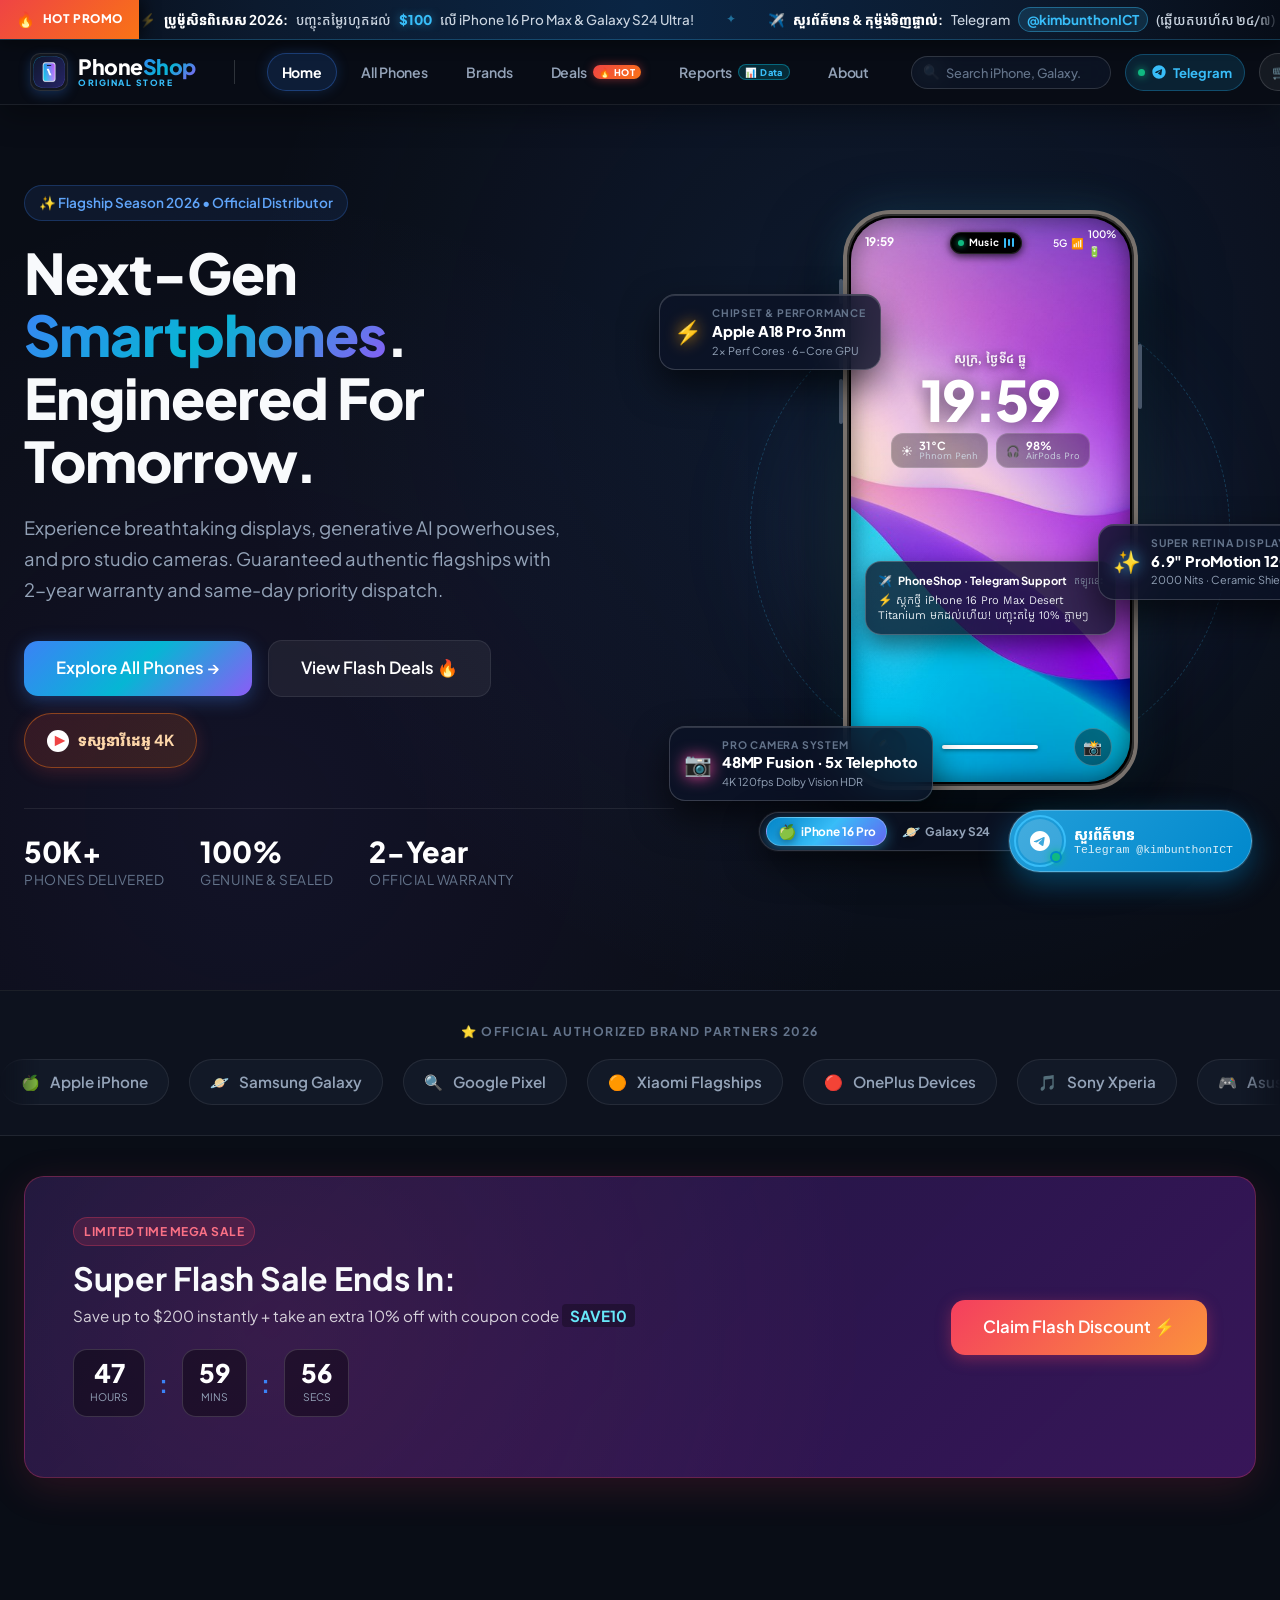
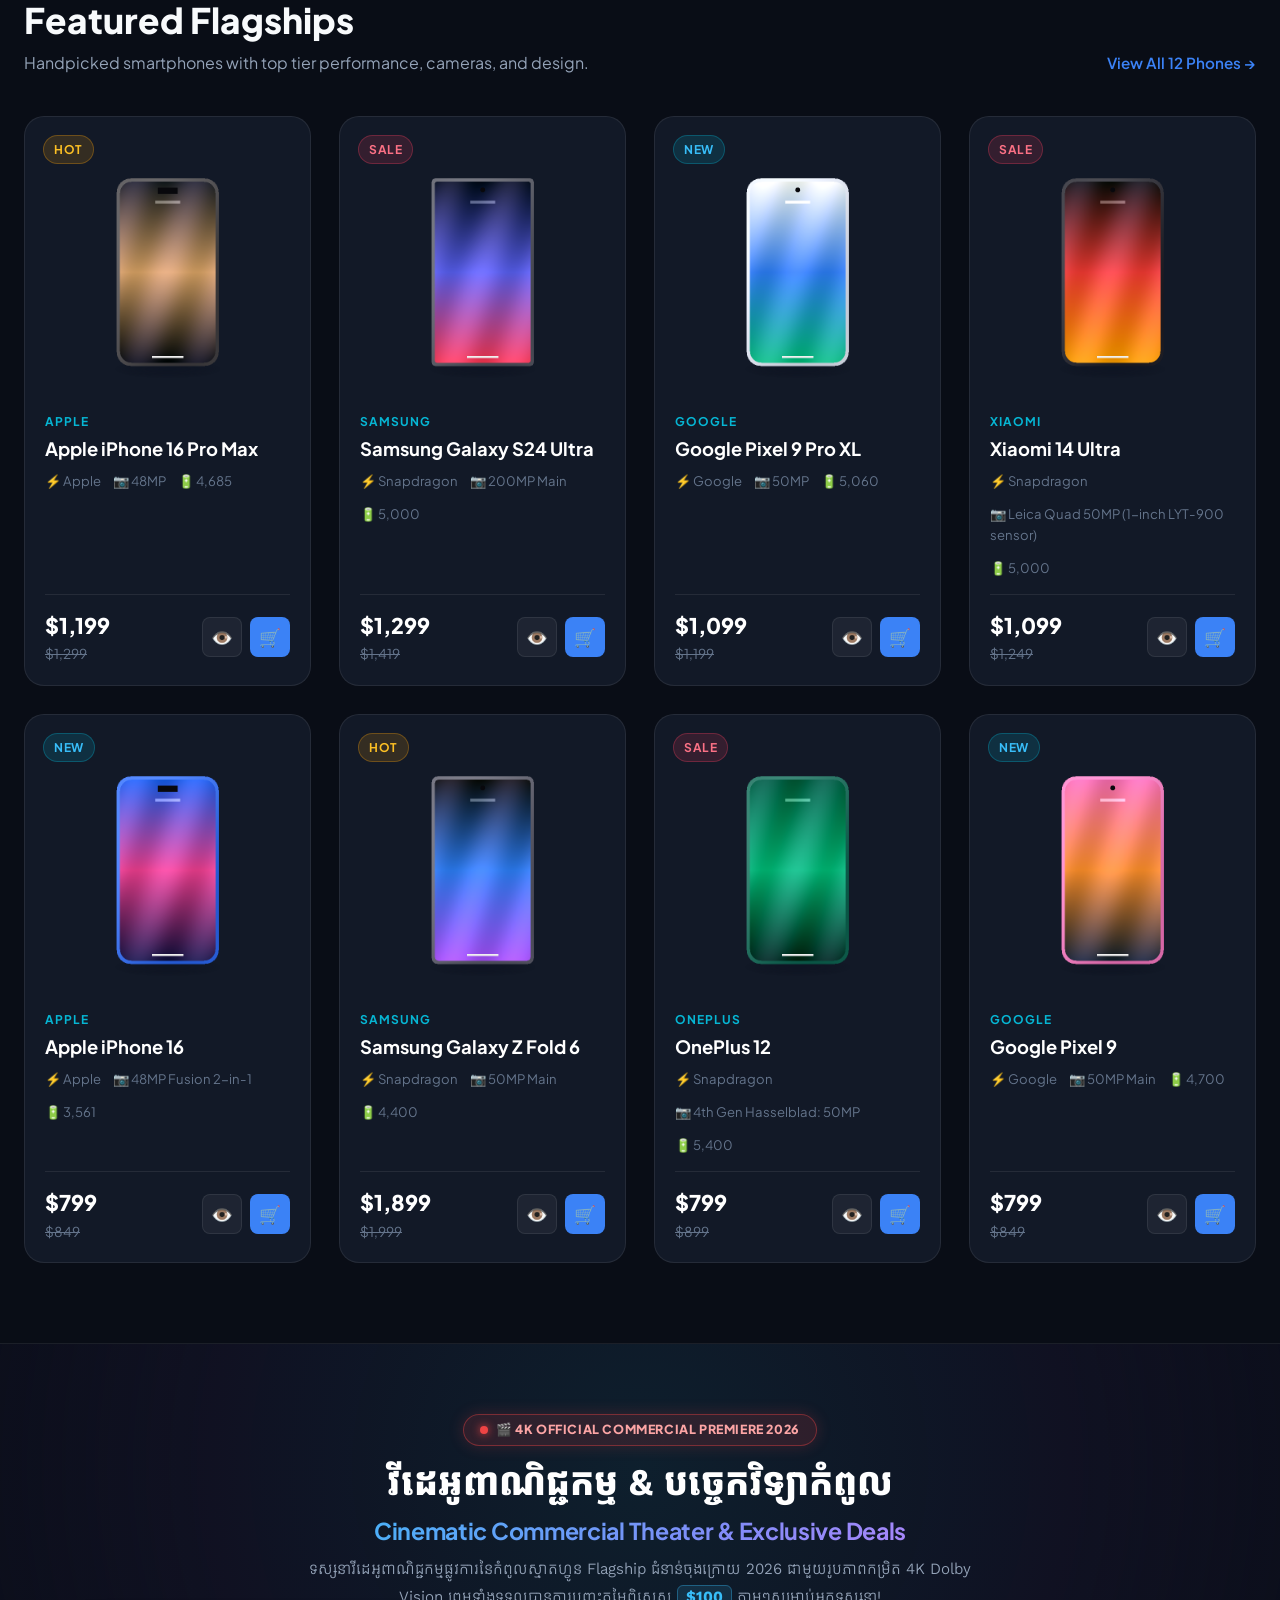
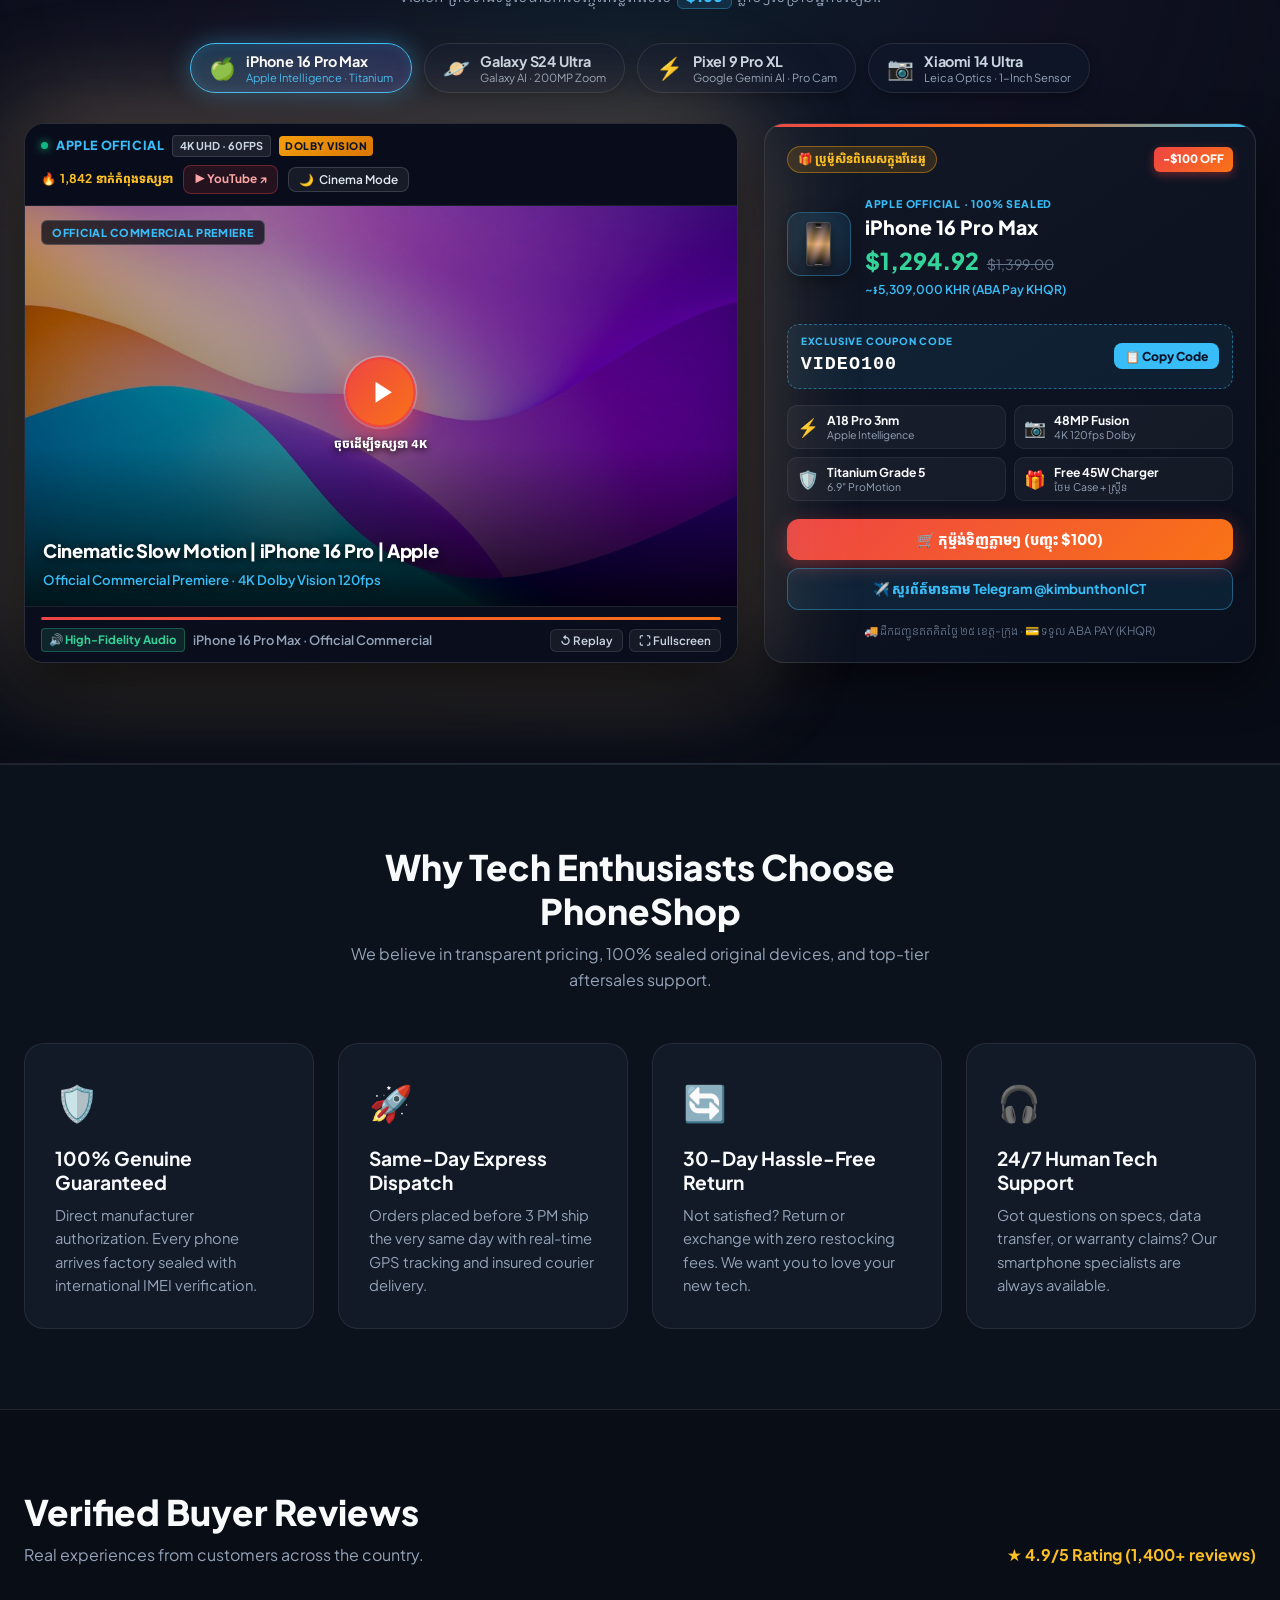
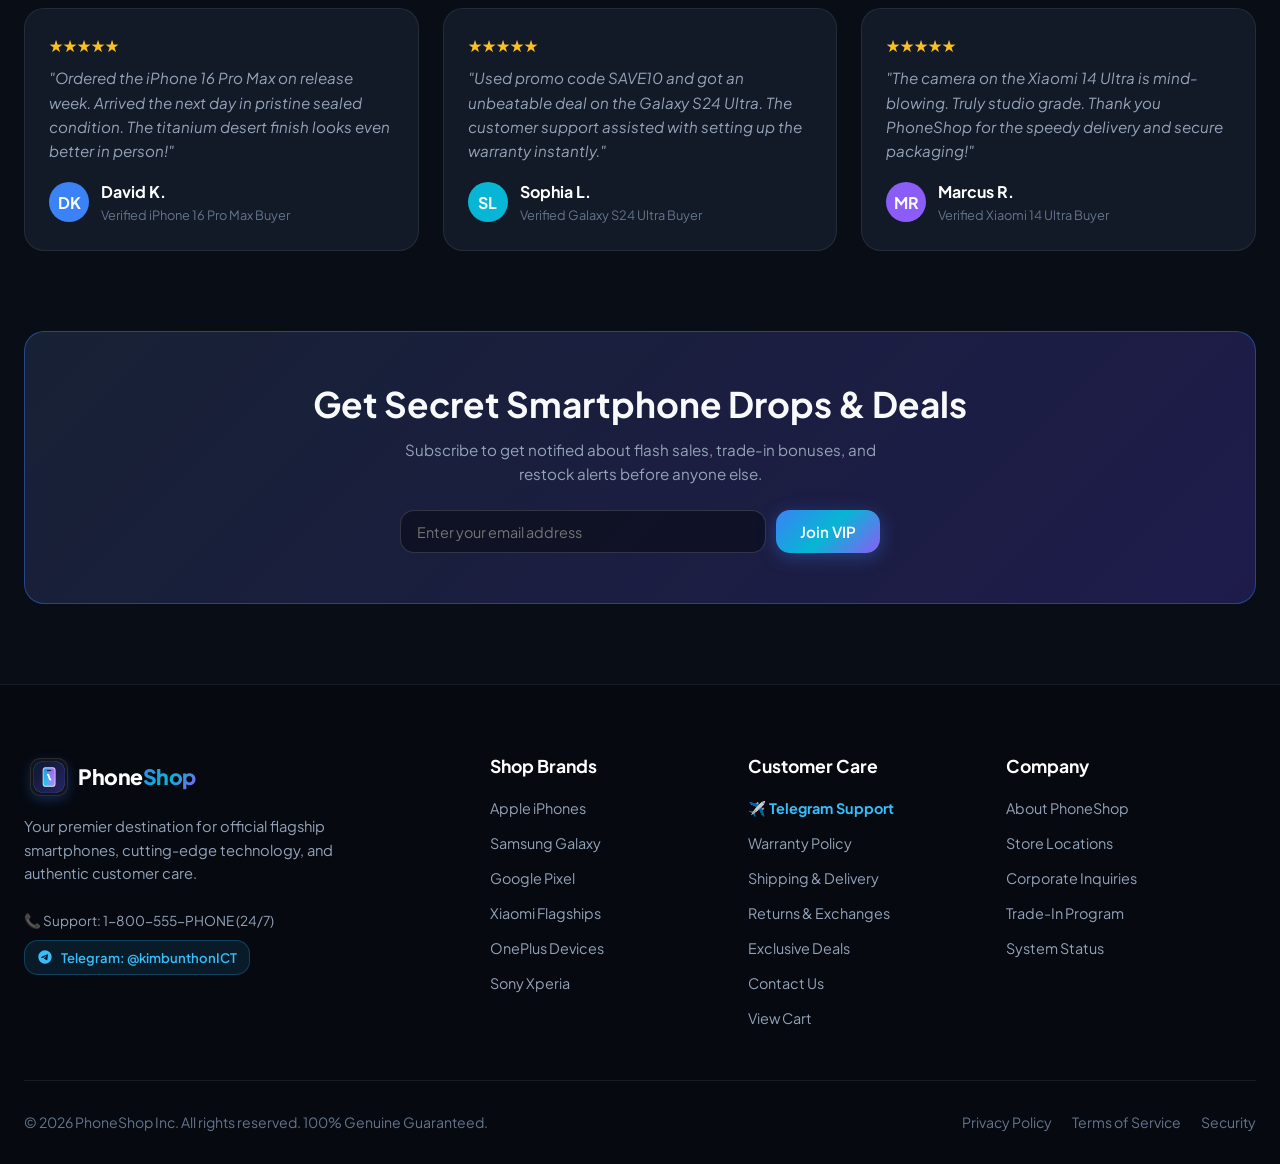
<file: index.html>
<!doctype html>
<html lang="en">
  <head>
    <meta charset="UTF-8" />
    <meta name="viewport" content="width=device-width, initial-scale=1.0" />
    <title>PhoneShop | Premium Flagship Smartphones & Official Deals</title>
    <meta
      name="description"
      content="Discover the latest flagship smartphones from Apple, Samsung, Google, Xiaomi, OnePlus, and Sony. Enjoy official warranties, fast shipping, and exclusive tech discounts."
    />
    <link rel="stylesheet" href="style.css" />
    <link rel="icon" type="image/png" href="logo.png" />
  </head>
  <body>
    <!-- Top Running Announcement Marquee (អក្សររត់ប្រកាសដំណឹង & ប្រូម៉ូសិន) -->
    <div class="top-ticker-bar" id="top-announcement-ticker">
      <div class="ticker-badge-wrap">
        <span class="ticker-fire">🔥</span>
        <span class="ticker-badge-text">HOT PROMO</span>
      </div>
      <div class="ticker-track-wrap">
        <div class="ticker-track">
          <div class="ticker-segment">
            <span class="ticker-item"
              >⚡ <strong>ប្រូម៉ូសិនពិសេស 2026:</strong> បញ្ចុះតម្លៃរហូតដល់
              <span class="ticker-highlight">$100</span> លើ iPhone 16 Pro Max
              &amp; Galaxy S24 Ultra!</span
            >
            <span class="ticker-sep">✦</span>
            <span class="ticker-item"
              >✈️ <strong>សួរព័ត៌មាន &amp; កុម្ម៉ង់ទិញផ្ទាល់:</strong> Telegram
              <a
                href="https://t.me/kimbunthonICT"
                target="_blank"
                rel="noopener"
                class="ticker-link"
                >@kimbunthonICT</a
              >
              (ឆ្លើយតបរហ័ស ២៤/៧)</span
            >
            <span class="ticker-sep">✦</span>
            <span class="ticker-item"
              >🚚 <strong>សេវាដឹកជញ្ជូនរហ័ស:</strong> ឥតគិតថ្លៃ (Free Express
              Delivery) ទូទាំង ២៥ ខេត្ត-ក្រុង</span
            >
            <span class="ticker-sep">✦</span>
            <span class="ticker-item"
              >🛡️ <strong>ការធានាផ្លូវការ:</strong> រយៈពេល ២ ឆ្នាំពេញពីក្រុមហ៊ុន
              (100% Genuine Guaranteed)</span
            >
            <span class="ticker-sep">✦</span>
            <span class="ticker-item"
              >🎁 <strong>កាដូថែមជូនពិសេស:</strong> Free 45W Fast Charger + Case
              ការពារ + ស្រ្គីនកញ្ចក់ការពារ!</span
            >
            <span class="ticker-sep">✦</span>
            <span class="ticker-item"
              >💳 <strong>វិធីសាស្រ្តទូទាត់:</strong> ទទួល ABA PAY (KHQR) 🇰🇭,
              កាតធនាគារ, Apple Pay, PayPal &amp; ផ្ញើដល់ដៃទើបគិតលុយ (COD)</span
            >
            <span class="ticker-sep">✦</span>
            <span class="ticker-item"
              >🔄
              <strong>ធានាប្តូរថ្មី 30 ថ្ងៃ:</strong>
              បើមានបញ្ហាបច្ចេកទេសពីរោងចក្រ</span
            >
            <span class="ticker-sep">✦</span>
          </div>
          <div class="ticker-segment" aria-hidden="true">
            <span class="ticker-item"
              >⚡ <strong>ប្រូម៉ូសិនពិសេស 2026:</strong> បញ្ចុះតម្លៃរហូតដល់
              <span class="ticker-highlight">$100</span> លើ iPhone 16 Pro Max
              &amp; Galaxy S24 Ultra!</span
            >
            <span class="ticker-sep">✦</span>
            <span class="ticker-item"
              >✈️ <strong>សួរព័ត៌មាន &amp; កុម្ម៉ង់ទិញផ្ទាល់:</strong> Telegram
              <a
                href="https://t.me/kimbunthonICT"
                target="_blank"
                rel="noopener"
                class="ticker-link"
                >@kimbunthonICT</a
              >
              (ឆ្លើយតបរហ័ស ២៤/៧)</span
            >
            <span class="ticker-sep">✦</span>
            <span class="ticker-item"
              >🚚 <strong>សេវាដឹកជញ្ជូនរហ័ស:</strong> ឥតគិតថ្លៃ (Free Express
              Delivery) ទូទាំង ២៥ ខេត្ត-ក្រុង</span
            >
            <span class="ticker-sep">✦</span>
            <span class="ticker-item"
              >🛡️ <strong>ការធានាផ្លូវការ:</strong> រយៈពេល ២ ឆ្នាំពេញពីក្រុមហ៊ុន
              (100% Genuine Guaranteed)</span
            >
            <span class="ticker-sep">✦</span>
            <span class="ticker-item"
              >🎁 <strong>កាដូថែមជូនពិសេស:</strong> Free 45W Fast Charger + Case
              ការពារ + ស្រ្គីនកញ្ចក់ការពារ!</span
            >
            <span class="ticker-sep">✦</span>
            <span class="ticker-item"
              >💳 <strong>វិធីសាស្រ្តទូទាត់:</strong> ទទួល ABA PAY (KHQR) 🇰🇭,
              កាតធនាគារ, Apple Pay, PayPal &amp; ផ្ញើដល់ដៃទើបគិតលុយ (COD)</span
            >
            <span class="ticker-sep">✦</span>
            <span class="ticker-item"
              >🔄
              <strong>ធានាប្តូរថ្មី 30 ថ្ងៃ:</strong>
              បើមានបញ្ហាបច្ចេកទេសពីរោងចក្រ</span
            >
            <span class="ticker-sep">✦</span>
          </div>
        </div>
      </div>
    </div>

    <!-- Navigation -->
    <header class="navbar">
      <div class="container nav-container">
        <div class="nav-left">
          <a href="index.html" class="logo-wrapper" id="site-logo">
            <img src="logo.png" alt="PhoneShop Logo" class="logo-img" />
            <div class="logo-text-wrap">
              <span class="logo-text">Phone<span>Shop</span></span>
              <span class="logo-tagline">ORIGINAL STORE</span>
            </div>
          </a>

          <!-- Glass Divider between Logo and Links to prevent any crowding -->
          <div class="nav-divider"></div>

          <nav class="nav-links">
            <a href="index.html" class="nav-link active">Home</a>
            <a href="products.html" class="nav-link">All Phones</a>
            <a href="brands.html" class="nav-link">Brands</a>
            <a href="deals.html" class="nav-link"
              >Deals <span class="nav-deal-badge">🔥 Hot</span></a
            >
            <a href="reports.html" class="nav-link"
              >Reports <span class="nav-report-badge">📊 Data</span></a
            >
            <a href="about.html" class="nav-link">About</a>
          </nav>
        </div>

        <div class="nav-actions">
          <div class="search-box-toggle">
            <span class="search-icon-header">🔍</span>
            <input
              type="text"
              class="search-input-header"
              id="global-search-input"
              placeholder="Search iPhone, Galaxy..."
              aria-label="Search smartphones"
            />
          </div>
          <a
            href="https://t.me/kimbunthonICT"
            target="_blank"
            rel="noopener"
            class="nav-telegram-btn"
            title="សួរព័ត៌មានតាម Telegram @kimbunthonICT"
          >
            <span class="tg-status-dot"></span>
            <svg viewBox="0 0 24 24" width="16" height="16" fill="currentColor">
              <path
                d="M12 2C6.48 2 2 6.48 2 12s4.48 10 10 10 10-4.48 10-10S17.52 2 12 2zm4.64 6.8c-.15 1.58-.8 5.42-1.13 7.19-.14.75-.42 1-.68 1.03-.58.05-1.02-.38-1.58-.75-.88-.58-1.38-.94-2.23-1.5-.99-.65-.35-1.01.22-1.59.15-.15 2.71-2.48 2.76-2.69a.2.2 0 00-.05-.18c-.06-.05-.14-.03-.21-.02-.09.02-1.49.95-4.22 2.79-.4.27-.76.41-1.08.4-.36-.01-1.04-.2-1.55-.37-.63-.2-1.12-.31-1.08-.66.02-.18.27-.36.75-.55 2.92-1.27 4.86-2.11 5.83-2.51 2.78-1.16 3.35-1.36 3.73-1.36.08 0 .27.02.39.12.1.08.13.19.14.27-.01.06.01.24 0 .37z"
              />
            </svg>
            <span>Telegram</span>
          </a>
          <a
            href="cart.html"
            class="cart-btn"
            id="nav-cart-btn"
            aria-label="Shopping Cart"
          >
            <span>🛒</span> <span>Cart</span> <span class="cart-badge">0</span>
          </a>
          <button
            class="hamburger-btn"
            id="nav-toggle"
            aria-label="Open mobile menu"
          >
            ☰
          </button>
        </div>
      </div>
    </header>

    <!-- Mobile Drawer -->
    <div class="mobile-nav-drawer" id="mobile-drawer">
      <button class="drawer-close" aria-label="Close menu">&times;</button>
      <div class="drawer-links">
        <a href="index.html" class="active">Home</a>
        <a href="products.html">All Phones</a>
        <a href="brands.html">Brands</a>
        <a href="deals.html">Flash Deals</a>
        <a href="reports.html">Buyer Reports 📊</a>
        <a href="cart.html">My Cart (<span class="cart-badge">0</span>)</a>
        <a href="about.html">About Us</a>
        <a href="contact.html">Contact Support</a>
        <a href="faq.html">Warranty & FAQ</a>
        <a
          href="https://t.me/kimbunthonICT"
          target="_blank"
          rel="noopener"
          style="
            color: #38bdf8;
            font-weight: 700;
            border-top: 1px solid rgba(255, 255, 255, 0.08);
            padding-top: 12px;
            margin-top: 8px;
          "
        >
          ✈️ Telegram: @kimbunthonICT
        </a>
      </div>
    </div>
    <div class="overlay" id="drawer-overlay"></div>

    <!-- Hero Section -->
    <section class="hero">
      <div class="container hero-grid">
        <div class="hero-content">
          <div class="hero-tag">
            ✨ Flagship Season 2026 • Official Distributor
          </div>
          <h1 class="hero-title">
            Next-Gen <span>Smartphones</span>. Engineered For Tomorrow.
          </h1>
          <p class="hero-desc">
            Experience breathtaking displays, generative AI powerhouses, and pro
            studio cameras. Guaranteed authentic flagships with 2-year warranty
            and same-day priority dispatch.
          </p>
          <div class="hero-cta">
            <a
              href="products.html"
              class="btn btn-primary btn-lg"
              id="hero-cta-explore"
            >
              Explore All Phones →
            </a>
            <a
              href="deals.html"
              class="btn btn-secondary btn-lg"
              id="hero-cta-deals"
            >
              View Flash Deals 🔥
            </a>
            <a
              href="#commercial-video-section"
              class="btn btn-video-glow"
              id="hero-watch-video-btn"
              title="ទស្សនាវីដេអូពាណិជ្ជកម្ម 4K"
            >
              <span class="play-triangle">▶</span>
              <span>ទស្សនាវីដេអូ 4K</span>
            </a>
          </div>
          <div class="hero-stats">
            <div class="stat-item">
              <h3>50K+</h3>
              <p>Phones Delivered</p>
            </div>
            <div class="stat-item">
              <h3>100%</h3>
              <p>Genuine & Sealed</p>
            </div>
            <div class="stat-item">
              <h3>2-Year</h3>
              <p>Official Warranty</p>
            </div>
          </div>
        </div>

        <div class="hero-image-wrap" id="hero-interactive-stage">
          <div class="hero-glow" id="hero-aura-glow"></div>
          <div class="hero-holo-ring"></div>

          <!-- 3D Smartphone Device Mockup with OLED Display -->
          <div class="hero-phone-device" id="hero-phone-device">
            <!-- Hardware Buttons -->
            <div class="phone-btn phone-btn-action"></div>
            <div class="phone-btn phone-btn-vol-up"></div>
            <div class="phone-btn phone-btn-vol-down"></div>
            <div class="phone-btn phone-btn-power"></div>

            <!-- Glass OLED Screen -->
            <div
              class="phone-screen"
              id="hero-phone-screen"
              style="background-image: url('wp-iphone16.jpg');"
            >
              <div class="screen-glare"></div>

              <!-- Integrated iOS Status Bar with Dynamic Island Centered -->
              <div class="screen-status-bar" id="hero-status-bar">
                <span class="status-time" id="screen-status-time">20:32</span>

                <!-- Dynamic Island Pill -->
                <div class="dynamic-island-pill" id="hero-island">
                  <span class="island-dot"></span>
                  <span class="island-title" id="island-text">Music</span>
                  <div class="island-wave">
                    <span></span><span></span><span></span>
                  </div>
                </div>

                <div class="status-icons">
                  <span>5G</span>
                  <span>📶</span>
                  <span>100%🔋</span>
                </div>
              </div>

              <!-- Lockscreen Header -->
              <div class="screen-lock-header">
                <div class="lock-date" id="screen-lock-date">
                  ព្រហស្បតិ៍, ០១ តុលា
                </div>
                <div class="lock-clock" id="screen-lock-clock">20:32</div>
                <div class="screen-widgets-row">
                  <div class="lock-widget">
                    <span>☀️</span>
                    <div class="widget-info">
                      <strong>31°C</strong>
                      <small>Phnom Penh</small>
                    </div>
                  </div>
                  <div class="lock-widget">
                    <span>🎧</span>
                    <div class="widget-info">
                      <strong>98%</strong>
                      <small>AirPods Pro</small>
                    </div>
                  </div>
                </div>
              </div>

              <!-- Telegram / PhoneShop Live Notification -->
              <div class="screen-notification" id="hero-screen-noti">
                <div class="noti-header">
                  <span>✈️</span>
                  <strong>PhoneShop · Telegram Support</strong>
                  <span class="noti-time">ឥឡូវនេះ</span>
                </div>
                <div class="noti-body" id="hero-noti-body">
                  ⚡ ស្តុកថ្មី iPhone 16 Pro Max Desert Titanium មកដល់ហើយ!
                  បញ្ចុះតម្លៃ 10% ភ្លាមៗ
                </div>
              </div>

              <!-- Bottom Shortcuts & Home Bar -->
              <div class="screen-bottom-bar">
                <div class="bottom-circle-btn" title="ពិលបំភ្លឺ / Flashlight">
                  🔦
                </div>
                <div class="screen-home-indicator"></div>
                <div class="bottom-circle-btn" title="ម៉ាស៊ីនថត / Camera">
                  📸
                </div>
              </div>
            </div>
          </div>

          <!-- 3D Parallax Floating Spec Cards - Flanking the Phone Gracefully -->
          <div class="hero-floating-card card-top-left" id="card-chipset">
            <div class="card-icon-glow" style="color: #f59e0b">⚡</div>
            <div>
              <div class="card-label">CHIPSET & PERFORMANCE</div>
              <div class="card-value" id="spec-chipset">Apple A18 Pro 3nm</div>
              <div class="card-sub" id="spec-chipset-sub">
                2x Perf Cores · 6-Core GPU
              </div>
            </div>
          </div>

          <div class="hero-floating-card card-mid-right" id="card-display">
            <div class="card-icon-glow" style="color: #38bdf8">✨</div>
            <div>
              <div class="card-label">SUPER RETINA DISPLAY</div>
              <div class="card-value" id="spec-display">
                6.9" ProMotion 120Hz
              </div>
              <div class="card-sub" id="spec-display-sub">
                2000 Nits · Ceramic Shield
              </div>
            </div>
          </div>

          <div class="hero-floating-card card-bottom-left" id="card-camera">
            <div class="card-icon-glow" style="color: #ec4899">📷</div>
            <div>
              <div class="card-label">PRO CAMERA SYSTEM</div>
              <div class="card-value" id="spec-camera">
                48MP Fusion · 5x Telephoto
              </div>
              <div class="card-sub" id="spec-camera-sub">
                4K 120fps Dolby Vision HDR
              </div>
            </div>
          </div>

          <!-- Segmented Glass Model Switcher -->
          <div class="hero-model-switcher" id="hero-switcher">
            <button class="model-pill active" onclick="switchHeroPhone(0)">
              <span>🍏</span> iPhone 16 Pro
            </button>
            <button class="model-pill" onclick="switchHeroPhone(1)">
              <span>🪐</span> Galaxy S24
            </button>
            <button class="model-pill" onclick="switchHeroPhone(2)">
              <span>⚡</span> Pixel 9 Pro
            </button>
            <button class="model-pill" onclick="switchHeroPhone(3)">
              <span>📷</span> Xiaomi 14
            </button>
          </div>
        </div>
      </div>
    </section>

    <!-- Brand Marquee Strip (អក្សររត់ម៉ាកយីហោល្បីៗ) -->
    <section class="brand-strip">
      <div class="container" style="margin-bottom: 12px; text-align: center">
        <span
          style="
            font-size: 0.76rem;
            text-transform: uppercase;
            letter-spacing: 1.5px;
            color: var(--text-dim);
            font-weight: 700;
          "
        >
          ⭐ Official Authorized Brand Partners 2026
        </span>
      </div>
      <div class="brand-marquee-wrap">
        <div class="brand-marquee-track">
          <div class="brand-marquee-segment">
            <a href="brands.html?brand=Apple" class="brand-chip"
              ><span>🍏</span> Apple iPhone</a
            >
            <a href="brands.html?brand=Samsung" class="brand-chip"
              ><span>🪐</span> Samsung Galaxy</a
            >
            <a href="brands.html?brand=Google" class="brand-chip"
              ><span>🔍</span> Google Pixel</a
            >
            <a href="brands.html?brand=Xiaomi" class="brand-chip"
              ><span>🟠</span> Xiaomi Flagships</a
            >
            <a href="brands.html?brand=OnePlus" class="brand-chip"
              ><span>🔴</span> OnePlus Devices</a
            >
            <a href="brands.html?brand=Sony" class="brand-chip"
              ><span>🎵</span> Sony Xperia</a
            >
            <a href="brands.html?brand=Asus" class="brand-chip"
              ><span>🎮</span> Asus ROG Phone</a
            >
          </div>
          <div class="brand-marquee-segment" aria-hidden="true">
            <a href="brands.html?brand=Apple" class="brand-chip"
              ><span>🍏</span> Apple iPhone</a
            >
            <a href="brands.html?brand=Samsung" class="brand-chip"
              ><span>🪐</span> Samsung Galaxy</a
            >
            <a href="brands.html?brand=Google" class="brand-chip"
              ><span>🔍</span> Google Pixel</a
            >
            <a href="brands.html?brand=Xiaomi" class="brand-chip"
              ><span>🟠</span> Xiaomi Flagships</a
            >
            <a href="brands.html?brand=OnePlus" class="brand-chip"
              ><span>🔴</span> OnePlus Devices</a
            >
            <a href="brands.html?brand=Sony" class="brand-chip"
              ><span>🎵</span> Sony Xperia</a
            >
            <a href="brands.html?brand=Asus" class="brand-chip"
              ><span>🎮</span> Asus ROG Phone</a
            >
          </div>
        </div>
      </div>
    </section>

    <!-- Flash Deals Banner -->
    <section class="container">
      <div class="deals-banner">
        <div>
          <span class="badge badge-sale">Limited Time Mega Sale</span>
          <h2 style="font-size: 2rem; margin: 12px 0 6px">
            Super Flash Sale Ends In:
          </h2>
          <p style="color: rgba(255, 255, 255, 0.8); font-size: 0.95rem">
            Save up to $200 instantly + take an extra 10% off with coupon code
            <strong
              style="
                color: #67e8f9;
                background: rgba(0, 0, 0, 0.3);
                padding: 2px 8px;
                border-radius: 4px;
              "
              >SAVE10</strong
            >
          </p>
          <div class="countdown-wrap" id="home-countdown">
            <div class="countdown-box">
              <div class="countdown-num hours-val">47</div>
              <div class="countdown-label">Hours</div>
            </div>
            <div
              style="font-size: 1.5rem; font-weight: 700; color: var(--primary)"
            >
              :
            </div>
            <div class="countdown-box">
              <div class="countdown-num mins-val">59</div>
              <div class="countdown-label">Mins</div>
            </div>
            <div
              style="font-size: 1.5rem; font-weight: 700; color: var(--primary)"
            >
              :
            </div>
            <div class="countdown-box">
              <div class="countdown-num secs-val">30</div>
              <div class="countdown-label">Secs</div>
            </div>
          </div>
        </div>
        <div>
          <a
            href="deals.html"
            class="btn btn-accent btn-lg"
            id="banner-claim-deal-btn"
          >
            Claim Flash Discount ⚡
          </a>
        </div>
      </div>
    </section>

    <!-- Featured Smartphones -->
    <section class="section">
      <div class="container">
        <div class="section-header">
          <div>
            <h2 class="section-title">Featured Flagships</h2>
            <p class="section-subtitle">
              Handpicked smartphones with top tier performance, cameras, and
              design.
            </p>
          </div>
          <a href="products.html" class="view-all-link">View All 12 Phones →</a>
        </div>

        <div class="products-grid" id="featured-products-container">
          <!-- Rendered dynamically by script -->
        </div>
      </div>
    </section>

    <!-- ===================================================================
       COMMERCIAL VIDEO SHOWCASE THEATER (វីដេអូពាណិជ្ជកម្ម & បច្ចេកវិទ្យាកំពូល)
       =================================================================== -->
    <section
      class="section commercial-video-section"
      id="commercial-video-section"
    >
      <div class="container">
        <!-- Section Header -->
        <div class="video-section-header">
          <div class="video-badge-pill">
            <span class="video-pulse-dot"></span>
            <span>🎬 4K OFFICIAL COMMERCIAL PREMIERE 2026</span>
          </div>
          <h2 class="video-section-title">
            វីដេអូពាណិជ្ជកម្ម &amp; បច្ចេកវិទ្យាកំពូល
            <span>Cinematic Commercial Theater &amp; Exclusive Deals</span>
          </h2>
          <p class="video-section-desc">
            ទស្សនាវីដេអូពាណិជ្ជកម្មផ្លូវការនៃកំពូលស្មាតហ្វូន Flagship
            ជំនាន់ចុងក្រោយ 2026 ជាមួយរូបភាពកម្រិត 4K Dolby Vision
            ព្រមទាំងទទួលបានការបញ្ចុះតម្លៃពិសេស
            <strong class="highlight-discount">$100</strong>
            ភ្លាមៗសម្រាប់អ្នកទស្សនា!
          </p>
        </div>

        <!-- Commercial Switcher Tabs -->
        <div class="video-tabs-bar">
          <button
            class="video-tab-btn active"
            onclick="switchCommercialVideo(0)"
            data-index="0"
            id="vtab-0"
          >
            <span class="tab-brand-icon">🍏</span>
            <div class="tab-text-wrap">
              <span class="tab-title">iPhone 16 Pro Max</span>
              <span class="tab-sub">Apple Intelligence · Titanium</span>
            </div>
          </button>

          <button
            class="video-tab-btn"
            onclick="switchCommercialVideo(1)"
            data-index="1"
            id="vtab-1"
          >
            <span class="tab-brand-icon">🪐</span>
            <div class="tab-text-wrap">
              <span class="tab-title">Galaxy S24 Ultra</span>
              <span class="tab-sub">Galaxy AI · 200MP Zoom</span>
            </div>
          </button>

          <button
            class="video-tab-btn"
            onclick="switchCommercialVideo(2)"
            data-index="2"
            id="vtab-2"
          >
            <span class="tab-brand-icon">⚡</span>
            <div class="tab-text-wrap">
              <span class="tab-title">Pixel 9 Pro XL</span>
              <span class="tab-sub">Google Gemini AI · Pro Cam</span>
            </div>
          </button>

          <button
            class="video-tab-btn"
            onclick="switchCommercialVideo(3)"
            data-index="3"
            id="vtab-3"
          >
            <span class="tab-brand-icon">📷</span>
            <div class="tab-text-wrap">
              <span class="tab-title">Xiaomi 14 Ultra</span>
              <span class="tab-sub">Leica Optics · 1-Inch Sensor</span>
            </div>
          </button>
        </div>

        <!-- Video Theater Grid -->
        <div class="video-theater-grid">
          <!-- Left: Cinema Player Screen -->
          <div class="video-player-container">
            <!-- Dynamic Ambient Backlight Glow -->
            <div class="video-ambient-glow" id="video-ambient-glow"></div>

            <div class="video-player-frame">
              <!-- Player Top Chrome Bar -->
              <div class="video-player-topbar">
                <div class="player-status-group">
                  <span class="player-live-dot"></span>
                  <span class="player-status-tag" id="video-brand-tag"
                    >APPLE OFFICIAL</span
                  >
                  <span class="player-res-tag">4K UHD · 60FPS</span>
                  <span class="player-dolby-tag">DOLBY VISION</span>
                </div>
                <div class="player-actions-group">
                  <div class="player-viewers-count">
                    <span class="fire-icon">🔥</span>
                    <span id="video-viewers-count">1,842</span> នាក់កំពុងទស្សនា
                  </div>
                  <a
                    href="https://www.youtube.com/watch?v=wWwGSavIBl4"
                    target="_blank"
                    rel="noopener"
                    class="youtube-direct-link"
                    id="youtube-direct-link"
                    title="បើកមើលលើ YouTube"
                  >
                    <span>▶ YouTube ↗</span>
                  </a>
                  <button
                    class="cinema-mode-btn"
                    id="cinema-mode-btn"
                    onclick="toggleCinemaMode()"
                    title="បើក/បិទ មុខងាររោងកុន (Cinema Mode)"
                  >
                    <span>🌙</span>
                    <span class="cinema-btn-text">Cinema Mode</span>
                  </button>
                </div>
              </div>

              <!-- Video Screen Viewport -->
              <div class="video-screen-viewport" id="video-viewport">
                <!-- Poster Thumbnail Overlay with Play Button -->
                <div
                  class="video-poster-overlay"
                  id="video-poster-overlay"
                  onclick="startCommercialPlay()"
                >
                  <img
                    src="https://i.ytimg.com/vi/wWwGSavIBl4/maxresdefault.jpg"
                    onerror="
                      this.onerror = null;
                      this.src = 'wp-iphone16.jpg';
                    "
                    alt="Commercial Poster"
                    class="video-poster-img"
                    id="video-poster-img"
                  />
                  <div class="poster-gradient-scrim"></div>

                  <div class="poster-top-badge">
                    <span>OFFICIAL COMMERCIAL PREMIERE</span>
                  </div>

                  <div class="play-button-central">
                    <div class="play-ripple ripple-1"></div>
                    <div class="play-ripple ripple-2"></div>
                    <div class="play-ripple ripple-3"></div>
                    <div class="play-icon-circle">
                      <svg
                        viewBox="0 0 24 24"
                        width="28"
                        height="28"
                        fill="#ffffff"
                      >
                        <polygon points="6 3 20 12 6 21 6 3"></polygon>
                      </svg>
                    </div>
                    <span class="play-tap-hint">ចុចដើម្បីទស្សនា 4K</span>
                  </div>

                  <div class="poster-caption-bar">
                    <div class="poster-title" id="video-caption-title">
                      Cinematic Slow Motion | iPhone 16 Pro | Apple
                    </div>
                    <div class="poster-sub" id="video-caption-sub">
                      Official Commercial Premiere · 4K Dolby Vision 120fps
                    </div>
                  </div>
                </div>

                <!-- Iframe Container for Video Stream -->
                <div class="video-iframe-holder" id="video-iframe-holder">
                  <!-- Injected dynamically on play -->
                </div>
              </div>

              <!-- Player Bottom Control Bar -->
              <div class="video-player-bottombar">
                <div class="video-timeline-wrap">
                  <div class="video-timeline-bar" id="video-timeline-bar">
                    <div class="video-timeline-fill"></div>
                  </div>
                </div>
                <div class="bottom-controls-row">
                  <div class="ctrl-left">
                    <span class="ctrl-sound-badge">🔊 High-Fidelity Audio</span>
                    <span class="ctrl-title" id="video-ctrl-title"
                      >iPhone 16 Pro Max · Official Reveal</span
                    >
                  </div>
                  <div class="ctrl-right">
                    <button
                      class="ctrl-btn"
                      onclick="replayCommercial()"
                      title="ចាក់ឡើងវិញ"
                    >
                      ↺ Replay
                    </button>
                    <button
                      class="ctrl-btn"
                      onclick="openFullscreenVideo()"
                      title="ពង្រីកពេញអេក្រង់"
                    >
                      ⛶ Fullscreen
                    </button>
                    <button
                      class="ctrl-btn ctrl-btn-close"
                      id="ctrl-btn-close"
                      onclick="closeCommercialVideo()"
                      title="បិទវីដេអូ"
                    >
                      ✕ Close
                    </button>
                  </div>
                </div>
              </div>
            </div>
          </div>

          <!-- Right: Special Promotion & Deal Card -->
          <div class="video-promo-card" id="video-promo-card">
            <div class="promo-card-topbar">
              <div class="promo-card-badge">
                <span>🎁 ប្រូម៉ូសិនពិសេសក្នុងវីដេអូ</span>
              </div>
              <span class="promo-discount-tag">-$100 OFF</span>
            </div>

            <div class="promo-device-header">
              <div class="promo-thumb-wrap">
                <img
                  src="iphone-16-pro-max.png"
                  alt="Featured Device"
                  id="promo-device-img"
                />
              </div>
              <div class="promo-device-info">
                <span class="promo-brand-tag" id="promo-brand-tag"
                  >APPLE OFFICIAL · 100% SEALED</span
                >
                <h3 class="promo-device-name" id="promo-device-name">
                  iPhone 16 Pro Max
                </h3>
                <div class="promo-price-line">
                  <span class="promo-current-price" id="promo-current-price"
                    >$1,294.92</span
                  >
                  <span class="promo-old-price" id="promo-old-price"
                    >$1,399.00</span
                  >
                </div>
                <div class="promo-riel-price" id="promo-riel-price">
                  ~៛5,309,000 KHR (ABA Pay KHQR)
                </div>
              </div>
            </div>

            <!-- Coupon Code Capsule -->
            <div
              class="promo-coupon-capsule"
              onclick="copyPromoCode('VIDEO100')"
              title="ចុចដើម្បី Copy Coupon Code"
            >
              <div class="coupon-left">
                <span class="coupon-tag">EXCLUSIVE COUPON CODE</span>
                <span class="coupon-code">VIDEO100</span>
              </div>
              <button class="coupon-copy-btn" id="coupon-copy-btn">
                <span>📋 Copy Code</span>
              </button>
            </div>

            <!-- Compact 2x2 Feature Highlights Grid -->
            <div class="promo-features-grid" id="promo-features-list">
              <div class="feature-chip">
                <span class="feature-chip-icon">⚡</span>
                <div class="feature-chip-text">
                  <strong>A18 Pro 3nm</strong>
                  <span>Apple Intelligence</span>
                </div>
              </div>
              <div class="feature-chip">
                <span class="feature-chip-icon">📷</span>
                <div class="feature-chip-text">
                  <strong>48MP Fusion</strong>
                  <span>4K 120fps Dolby</span>
                </div>
              </div>
              <div class="feature-chip">
                <span class="feature-chip-icon">🛡️</span>
                <div class="feature-chip-text">
                  <strong>Titanium Grade 5</strong>
                  <span>6.9" ProMotion</span>
                </div>
              </div>
              <div class="feature-chip">
                <span class="feature-chip-icon">🎁</span>
                <div class="feature-chip-text">
                  <strong>Free 45W Charger</strong>
                  <span>ថែម Case + ស្រ្គីន</span>
                </div>
              </div>
            </div>

            <!-- Action Buttons -->
            <div class="promo-cta-group">
              <button
                class="btn btn-primary btn-block promo-order-btn"
                id="promo-order-btn"
                onclick="orderPromoPhone()"
              >
                <span>🛒 កុម្ម៉ង់ទិញភ្លាមៗ (បញ្ចុះ $100)</span>
              </button>
              <a
                href="https://t.me/kimbunthonICT"
                target="_blank"
                rel="noopener"
                class="btn btn-secondary btn-block promo-tg-btn"
              >
                <span>✈️ សួរព័ត៌មានតាម Telegram @kimbunthonICT</span>
              </a>
            </div>

            <div class="promo-guarantee-note">
              <span>🚚 ដឹកជញ្ជូនឥតគិតថ្លៃ ២៥ ខេត្ត-ក្រុង</span> ·
              <span>💳 ទទួល ABA PAY (KHQR)</span>
            </div>
          </div>
        </div>
      </div>
    </section>

    <!-- Why Choose PhoneShop Section -->
    <section
      class="section"
      style="
        background: rgba(18, 25, 39, 0.4);
        border-top: 1px solid var(--border-color);
        border-bottom: 1px solid var(--border-color);
      "
    >
      <div class="container">
        <div style="text-align: center; max-width: 650px; margin: 0 auto 50px">
          <h2 class="section-title">Why Tech Enthusiasts Choose PhoneShop</h2>
          <p class="section-subtitle">
            We believe in transparent pricing, 100% sealed original devices, and
            top-tier aftersales support.
          </p>
        </div>

        <div
          style="
            display: grid;
            grid-template-columns: repeat(auto-fit, minmax(260px, 1fr));
            gap: 24px;
          "
        >
          <div
            style="
              background: var(--bg-card);
              border: 1px solid var(--border-color);
              border-radius: var(--radius-lg);
              padding: 30px;
            "
          >
            <div style="font-size: 2.2rem; margin-bottom: 16px">🛡️</div>
            <h3 style="font-size: 1.2rem; margin-bottom: 10px">
              100% Genuine Guaranteed
            </h3>
            <p
              style="
                color: var(--text-muted);
                font-size: 0.92rem;
                line-height: 1.6;
              "
            >
              Direct manufacturer authorization. Every phone arrives factory
              sealed with international IMEI verification.
            </p>
          </div>

          <div
            style="
              background: var(--bg-card);
              border: 1px solid var(--border-color);
              border-radius: var(--radius-lg);
              padding: 30px;
            "
          >
            <div style="font-size: 2.2rem; margin-bottom: 16px">🚀</div>
            <h3 style="font-size: 1.2rem; margin-bottom: 10px">
              Same-Day Express Dispatch
            </h3>
            <p
              style="
                color: var(--text-muted);
                font-size: 0.92rem;
                line-height: 1.6;
              "
            >
              Orders placed before 3 PM ship the very same day with real-time
              GPS tracking and insured courier delivery.
            </p>
          </div>

          <div
            style="
              background: var(--bg-card);
              border: 1px solid var(--border-color);
              border-radius: var(--radius-lg);
              padding: 30px;
            "
          >
            <div style="font-size: 2.2rem; margin-bottom: 16px">🔄</div>
            <h3 style="font-size: 1.2rem; margin-bottom: 10px">
              30-Day Hassle-Free Return
            </h3>
            <p
              style="
                color: var(--text-muted);
                font-size: 0.92rem;
                line-height: 1.6;
              "
            >
              Not satisfied? Return or exchange with zero restocking fees. We
              want you to love your new tech.
            </p>
          </div>

          <div
            style="
              background: var(--bg-card);
              border: 1px solid var(--border-color);
              border-radius: var(--radius-lg);
              padding: 30px;
            "
          >
            <div style="font-size: 2.2rem; margin-bottom: 16px">🎧</div>
            <h3 style="font-size: 1.2rem; margin-bottom: 10px">
              24/7 Human Tech Support
            </h3>
            <p
              style="
                color: var(--text-muted);
                font-size: 0.92rem;
                line-height: 1.6;
              "
            >
              Got questions on specs, data transfer, or warranty claims? Our
              smartphone specialists are always available.
            </p>
          </div>
        </div>
      </div>
    </section>

    <!-- Customer Testimonials -->
    <section class="section">
      <div class="container">
        <div class="section-header">
          <div>
            <h2 class="section-title">Verified Buyer Reviews</h2>
            <p class="section-subtitle">
              Real experiences from customers across the country.
            </p>
          </div>
          <div style="font-size: 1rem; color: #fbbf24; font-weight: 700">
            ★ 4.9/5 Rating (1,400+ reviews)
          </div>
        </div>

        <div
          style="
            display: grid;
            grid-template-columns: repeat(auto-fit, minmax(300px, 1fr));
            gap: 24px;
          "
        >
          <div
            style="
              background: var(--bg-card);
              border: 1px solid var(--border-color);
              border-radius: var(--radius-lg);
              padding: 24px;
            "
          >
            <div style="color: #fbbf24; margin-bottom: 8px">★★★★★</div>
            <p
              style="
                color: var(--text-muted);
                font-style: italic;
                margin-bottom: 16px;
                font-size: 0.95rem;
              "
            >
              "Ordered the iPhone 16 Pro Max on release week. Arrived the next
              day in pristine sealed condition. The titanium desert finish looks
              even better in person!"
            </p>
            <div style="display: flex; align-items: center; gap: 12px">
              <div
                style="
                  width: 40px;
                  height: 40px;
                  border-radius: 50%;
                  background: var(--primary);
                  display: flex;
                  align-items: center;
                  justify-content: center;
                  font-weight: 700;
                "
              >
                DK
              </div>
              <div>
                <div style="font-weight: 700; color: #fff">David K.</div>
                <div style="font-size: 0.8rem; color: var(--text-dim)">
                  Verified iPhone 16 Pro Max Buyer
                </div>
              </div>
            </div>
          </div>

          <div
            style="
              background: var(--bg-card);
              border: 1px solid var(--border-color);
              border-radius: var(--radius-lg);
              padding: 24px;
            "
          >
            <div style="color: #fbbf24; margin-bottom: 8px">★★★★★</div>
            <p
              style="
                color: var(--text-muted);
                font-style: italic;
                margin-bottom: 16px;
                font-size: 0.95rem;
              "
            >
              "Used promo code SAVE10 and got an unbeatable deal on the Galaxy
              S24 Ultra. The customer support assisted with setting up the
              warranty instantly."
            </p>
            <div style="display: flex; align-items: center; gap: 12px">
              <div
                style="
                  width: 40px;
                  height: 40px;
                  border-radius: 50%;
                  background: #06b6d4;
                  display: flex;
                  align-items: center;
                  justify-content: center;
                  font-weight: 700;
                "
              >
                SL
              </div>
              <div>
                <div style="font-weight: 700; color: #fff">Sophia L.</div>
                <div style="font-size: 0.8rem; color: var(--text-dim)">
                  Verified Galaxy S24 Ultra Buyer
                </div>
              </div>
            </div>
          </div>

          <div
            style="
              background: var(--bg-card);
              border: 1px solid var(--border-color);
              border-radius: var(--radius-lg);
              padding: 24px;
            "
          >
            <div style="color: #fbbf24; margin-bottom: 8px">★★★★★</div>
            <p
              style="
                color: var(--text-muted);
                font-style: italic;
                margin-bottom: 16px;
                font-size: 0.95rem;
              "
            >
              "The camera on the Xiaomi 14 Ultra is mind-blowing. Truly studio
              grade. Thank you PhoneShop for the speedy delivery and secure
              packaging!"
            </p>
            <div style="display: flex; align-items: center; gap: 12px">
              <div
                style="
                  width: 40px;
                  height: 40px;
                  border-radius: 50%;
                  background: #8b5cf6;
                  display: flex;
                  align-items: center;
                  justify-content: center;
                  font-weight: 700;
                "
              >
                MR
              </div>
              <div>
                <div style="font-weight: 700; color: #fff">Marcus R.</div>
                <div style="font-size: 0.8rem; color: var(--text-dim)">
                  Verified Xiaomi 14 Ultra Buyer
                </div>
              </div>
            </div>
          </div>
        </div>
      </div>
    </section>

    <!-- Newsletter Signup -->
    <section class="container" style="margin-bottom: 80px">
      <div
        style="
          background: linear-gradient(135deg, #172134 0%, #1e1b4b 100%);
          border: 1px solid var(--border-hover);
          border-radius: var(--radius-lg);
          padding: 50px 40px;
          text-align: center;
        "
      >
        <h2 style="font-size: 2.2rem; margin-bottom: 12px">
          Get Secret Smartphone Drops & Deals
        </h2>
        <p
          style="
            color: var(--text-muted);
            max-width: 500px;
            margin: 0 auto 24px;
            font-size: 0.95rem;
          "
        >
          Subscribe to get notified about flash sales, trade-in bonuses, and
          restock alerts before anyone else.
        </p>
        <form
          id="home-newsletter-form"
          onsubmit="
            event.preventDefault();
            PhoneShop.showToast(
              'Thank you for subscribing! Check your inbox for a $20 welcome voucher.',
            );
            this.reset();
          "
          style="display: flex; max-width: 480px; margin: 0 auto; gap: 10px"
        >
          <input
            type="email"
            required
            placeholder="Enter your email address"
            class="promo-input"
            style="
              background: rgba(0, 0, 0, 0.4);
              border-color: rgba(255, 255, 255, 0.15);
            "
            aria-label="Email Address"
          />
          <button type="submit" class="btn btn-primary">Join VIP</button>
        </form>
      </div>
    </section>

    <!-- Footer -->
    <footer class="footer">
      <div class="container">
        <div class="footer-grid">
          <div class="footer-brand">
            <a href="index.html" class="logo-wrapper">
              <img src="logo.png" alt="PhoneShop" class="logo-img" />
              <span class="logo-text">Phone<span>Shop</span></span>
            </a>
            <p>
              Your premier destination for official flagship smartphones,
              cutting-edge technology, and authentic customer care.
            </p>
            <div
              style="
                color: var(--text-muted);
                font-size: 0.85rem;
                margin-bottom: 8px;
              "
            >
              📞 Support: 1-800-555-PHONE (24/7)
            </div>
            <div>
              <a
                href="https://t.me/kimbunthonICT"
                target="_blank"
                rel="noopener"
                class="footer-telegram-badge"
                title="Chat on Telegram @kimbunthonICT"
              >
                <svg
                  viewBox="0 0 24 24"
                  width="16"
                  height="16"
                  fill="currentColor"
                >
                  <path
                    d="M12 2C6.48 2 2 6.48 2 12s4.48 10 10 10 10-4.48 10-10S17.52 2 12 2zm4.64 6.8c-.15 1.58-.8 5.42-1.13 7.19-.14.75-.42 1-.68 1.03-.58.05-1.02-.38-1.58-.75-.88-.58-1.38-.94-2.23-1.5-.99-.65-.35-1.01.22-1.59.15-.15 2.71-2.48 2.76-2.69a.2.2 0 00-.05-.18c-.06-.05-.14-.03-.21-.02-.09.02-1.49.95-4.22 2.79-.4.27-.76.41-1.08.4-.36-.01-1.04-.2-1.55-.37-.63-.2-1.12-.31-1.08-.66.02-.18.27-.36.75-.55 2.92-1.27 4.86-2.11 5.83-2.51 2.78-1.16 3.35-1.36 3.73-1.36.08 0 .27.02.39.12.1.08.13.19.14.27-.01.06.01.24 0 .37z"
                  />
                </svg>
                <span>Telegram: @kimbunthonICT</span>
              </a>
            </div>
          </div>

          <div>
            <h4 class="footer-title">Shop Brands</h4>
            <div class="footer-links">
              <a href="brands.html?brand=Apple">Apple iPhones</a>
              <a href="brands.html?brand=Samsung">Samsung Galaxy</a>
              <a href="brands.html?brand=Google">Google Pixel</a>
              <a href="brands.html?brand=Xiaomi">Xiaomi Flagships</a>
              <a href="brands.html?brand=OnePlus">OnePlus Devices</a>
              <a href="brands.html?brand=Sony">Sony Xperia</a>
            </div>
          </div>

          <div>
            <h4 class="footer-title">Customer Care</h4>
            <div class="footer-links">
              <a
                href="https://t.me/kimbunthonICT"
                target="_blank"
                rel="noopener"
                style="color: #38bdf8; font-weight: 700"
                >✈️ Telegram Support</a
              >
              <a href="faq.html">Warranty Policy</a>
              <a href="faq.html">Shipping & Delivery</a>
              <a href="faq.html">Returns & Exchanges</a>
              <a href="deals.html">Exclusive Deals</a>
              <a href="contact.html">Contact Us</a>
              <a href="cart.html">View Cart</a>
            </div>
          </div>

          <div>
            <h4 class="footer-title">Company</h4>
            <div class="footer-links">
              <a href="about.html">About PhoneShop</a>
              <a href="about.html#locations">Store Locations</a>
              <a href="contact.html">Corporate Inquiries</a>
              <a href="faq.html">Trade-In Program</a>
              <a href="404.html">System Status</a>
            </div>
          </div>
        </div>

        <div class="footer-bottom">
          <div>
            &copy; 2026 PhoneShop Inc. All rights reserved. 100% Genuine
            Guaranteed.
          </div>
          <div style="display: flex; gap: 20px">
            <a href="faq.html">Privacy Policy</a>
            <a href="faq.html">Terms of Service</a>
            <a href="faq.html">Security</a>
          </div>
        </div>
      </div>
    </footer>

    <!-- Scripts -->
    <script src="icons.js"></script>
    <script src="cart.js"></script>
    <script src="main.js"></script>
    <script>
      // =========================================================
      // 3D HERO INTERACTIVE SMARTPHONE SHOWCASE LOGIC
      // =========================================================
      const HERO_MODELS = [
        {
          name: "iPhone 16 Pro Max",
          wallpaper: "wp-iphone16.jpg",
          glow: "radial-gradient(circle, rgba(212, 175, 55, 0.45) 0%, rgba(245, 158, 11, 0.2) 45%, transparent 70%)",
          borderColor: "#78716c",
          isPunchHole: false,
          islandText: "Music",
          chipset: "Apple A18 Pro 3nm",
          chipsetSub: "2x Perf Cores · 6-Core GPU",
          display: '6.9" ProMotion 120Hz',
          displaySub: "2000 Nits · Ceramic Shield",
          camera: "48MP Fusion · 5x Telephoto",
          cameraSub: "4K 120fps Dolby Vision HDR",
          noti: "⚡ ស្តុកថ្មី iPhone 16 Pro Max Desert Titanium មកដល់ហើយ! បញ្ចុះតម្លៃ 10% ភ្លាមៗ",
        },
        {
          name: "Galaxy S24 Ultra",
          wallpaper: "wp-galaxy-s24.jpg",
          glow: "radial-gradient(circle, rgba(168, 85, 247, 0.45) 0%, rgba(59, 130, 246, 0.25) 45%, transparent 70%)",
          borderColor: "#475569",
          isPunchHole: true,
          islandText: "Galaxy AI",
          chipset: "Snapdragon 8 Gen 3",
          chipsetSub: "For Galaxy · Ray Tracing GPU",
          display: '6.8" Dynamic AMOLED 2X',
          displaySub: "1-120Hz Adaptive · Gorilla Armor",
          camera: "200MP Quad Tele System",
          cameraSub: "100x Space Zoom · Nightography",
          noti: "🤖 Galaxy AI ពេញលេញ! ថែមជូន Galaxy Watch & Case ឥតគិតថ្លៃ",
        },
        {
          name: "Pixel 9 Pro XL",
          wallpaper: "wp-pixel9.jpg",
          glow: "radial-gradient(circle, rgba(56, 189, 248, 0.45) 0%, rgba(16, 185, 129, 0.25) 45%, transparent 70%)",
          borderColor: "#334155",
          isPunchHole: true,
          islandText: "Gemini AI",
          chipset: "Google Tensor G4",
          chipsetSub: "Titan M2 Security · 16GB RAM",
          display: '6.8" Super Actua Display',
          displaySub: "1-120Hz LTPO · 3000 Nits Peak",
          camera: "50MP Triple Camera + AI",
          cameraSub: "Best Take · Magic Editor · Video Boost",
          noti: "✨ Pixel 9 Pro XL បំពាក់ Gemini AI ឆ្លាតវៃបំផុត! កុម្ម៉ង់ឥឡូវនេះ",
        },
        {
          name: "Xiaomi 14 Ultra",
          wallpaper: "wp-xiaomi14.jpg",
          glow: "radial-gradient(circle, rgba(239, 68, 68, 0.45) 0%, rgba(212, 175, 55, 0.25) 45%, transparent 70%)",
          borderColor: "#52525b",
          isPunchHole: true,
          islandText: "Leica",
          chipset: "Snapdragon 8 Gen 3",
          chipsetSub: "Dual IceLoop Cooling · 16GB RAM",
          display: '6.73" WQHD+ AMOLED',
          displaySub: "12-bit · 68 Billion Colors · 3000 Nits",
          camera: "Leica 1-inch Quad 50MP",
          cameraSub: "Stepless Variable Aperture f/1.63",
          noti: "📷 Xiaomi 14 Ultra ឡេន Leica កំពូលច្បាស់! បញ្ចុះតម្លៃពិសេស $150",
        },
      ];

      let currentHeroIndex = 0;
      let heroAutoCycleTimer = null;

      window.switchHeroPhone = function (index) {
        if (index < 0 || index >= HERO_MODELS.length) return;
        currentHeroIndex = index;
        const model = HERO_MODELS[index];

        // Update Screen Wallpaper
        const screen = document.getElementById("hero-phone-screen");
        if (screen) {
          screen.style.backgroundImage = `url('${model.wallpaper}')`;
        }

        // Update Device Border and Aura Glow
        const device = document.getElementById("hero-phone-device");
        if (device) {
          device.style.borderColor = model.borderColor;
        }
        const glow = document.getElementById("hero-aura-glow");
        if (glow) {
          glow.style.background = model.glow;
        }

        // Update Notch / Punch hole on status bar
        const statusBar = document.getElementById("hero-status-bar");
        const islandText = document.getElementById("island-text");
        if (statusBar) {
          if (model.isPunchHole) {
            statusBar.classList.add("notch-punch");
          } else {
            statusBar.classList.remove("notch-punch");
          }
        }
        if (islandText) {
          islandText.textContent = model.islandText;
        }

        // Update Spec Cards
        const specChipset = document.getElementById("spec-chipset");
        const specChipsetSub = document.getElementById("spec-chipset-sub");
        const specDisplay = document.getElementById("spec-display");
        const specDisplaySub = document.getElementById("spec-display-sub");
        const specCamera = document.getElementById("spec-camera");
        const specCameraSub = document.getElementById("spec-camera-sub");

        if (specChipset) specChipset.textContent = model.chipset;
        if (specChipsetSub) specChipsetSub.textContent = model.chipsetSub;
        if (specDisplay) specDisplay.textContent = model.display;
        if (specDisplaySub) specDisplaySub.textContent = model.displaySub;
        if (specCamera) specCamera.textContent = model.camera;
        if (specCameraSub) specCameraSub.textContent = model.cameraSub;

        // Update Notification
        const notiBody = document.getElementById("hero-noti-body");
        if (notiBody) {
          notiBody.textContent = model.noti;
        }

        // Update Active Pill
        const pills = document.querySelectorAll(
          ".hero-model-switcher .model-pill",
        );
        pills.forEach((p, idx) => {
          p.classList.toggle("active", idx === index);
        });
      };

      // Live Clock & Date update
      function updateHeroPhoneClock() {
        const now = new Date();
        const hours = String(now.getHours()).padStart(2, "0");
        const minutes = String(now.getMinutes()).padStart(2, "0");
        const timeStr = `${hours}:${minutes}`;

        const clockEl = document.getElementById("screen-lock-clock");
        const statusTimeEl = document.getElementById("screen-status-time");
        if (clockEl) clockEl.textContent = timeStr;
        if (statusTimeEl) statusTimeEl.textContent = timeStr;

        // Authentic Khmer day names & months
        const khmerDays = [
          "អាទិត្យ",
          "ច័ន្ទ",
          "អង្គារ",
          "ពុធ",
          "ព្រហស្បតិ៍",
          "សុក្រ",
          "សៅរ៍",
        ];
        const khmerMonths = [
          "មករា",
          "កុម្ភៈ",
          "មីនា",
          "មេសា",
          "ឧសភា",
          "មិថុនា",
          "កក្កដា",
          "សីហា",
          "កញ្ញា",
          "តុលា",
          "វិច្ឆិកា",
          "ធ្នូ",
        ];
        const khmerNumerals = [
          "០",
          "១",
          "២",
          "៣",
          "៤",
          "៥",
          "៦",
          "៧",
          "៨",
          "៩",
        ];
        const toKhmerDigits = (num) =>
          String(num)
            .split("")
            .map((d) => khmerNumerals[parseInt(d)] || d)
            .join("");
        const dayName = khmerDays[now.getDay()];
        const dayNum = toKhmerDigits(now.getDate());
        const monthName = khmerMonths[now.getMonth()];
        const dateEl = document.getElementById("screen-lock-date");
        if (dateEl) {
          dateEl.textContent = `${dayName}, ថ្ងៃទី${dayNum} ${monthName}`;
        }
      }

      // 3D Parallax Tilt Effect on Mouse Move
      function initHeroParallax() {
        const stage = document.getElementById("hero-interactive-stage");
        const device = document.getElementById("hero-phone-device");
        if (!stage || !device) return;

        stage.addEventListener("mousemove", (e) => {
          const rect = stage.getBoundingClientRect();
          const x = e.clientX - rect.left - rect.width / 2;
          const y = e.clientY - rect.top - rect.height / 2;

          const rotateX = (-y / rect.height) * 20;
          const rotateY = (x / rect.width) * 20;

          device.style.transform = `perspective(1200px) rotateX(${rotateX.toFixed(2)}deg) rotateY(${rotateY.toFixed(2)}deg) scale3d(1.02, 1.02, 1.02)`;
        });

        stage.addEventListener("mouseleave", () => {
          device.style.transform = "";
        });

        // Pause auto-rotation on mouse enter, resume on mouse leave
        stage.addEventListener("mouseenter", () => {
          if (heroAutoCycleTimer) clearInterval(heroAutoCycleTimer);
        });
        stage.addEventListener("mouseleave", () => {
          startHeroAutoCycle();
        });
      }

      function startHeroAutoCycle() {
        if (heroAutoCycleTimer) clearInterval(heroAutoCycleTimer);
        heroAutoCycleTimer = setInterval(() => {
          const next = (currentHeroIndex + 1) % HERO_MODELS.length;
          window.switchHeroPhone(next);
        }, 5000);
      }

      // ===================================================================
      // COMMERCIAL VIDEO SHOWCASE THEATER LOGIC
      // ===================================================================
      const COMMERCIAL_VIDEOS = [
        {
          brand: "APPLE OFFICIAL",
          model: "iPhone 16 Pro Max",
          title: "Cinematic Slow Motion | iPhone 16 Pro | Apple",
          subtitle: "Official Commercial Premiere · 4K Dolby Vision 120fps",
          youtubeId: "wWwGSavIBl4",
          ambientColor: "rgba(214, 180, 142, 0.55)",
          posterImg: "https://i.ytimg.com/vi/wWwGSavIBl4/maxresdefault.jpg",
          localFallback: "wp-iphone16.jpg",
          deviceImg: "iphone-16-pro-max.png",
          currentPrice: "$1,294.92",
          oldPrice: "$1,399.00",
          rielPrice: "~៛5,309,000 KHR (ABA Pay KHQR)",
          viewers: "1,842",
          productId: "iphone-16-pro-max",
          features: [
            { icon: "⚡", title: "A18 Pro 3nm", desc: "Apple Intelligence" },
            { icon: "📷", title: "48MP Fusion", desc: "4K 120fps Dolby" },
            { icon: "🛡️", title: "Titanium Grade 5", desc: '6.9" ProMotion' },
            {
              icon: "🎁",
              title: "Free 45W Charger",
              desc: "ថែម Case + ស្រ្គីន",
            },
          ],
        },
        {
          brand: "SAMSUNG OFFICIAL",
          model: "Galaxy S24 Ultra",
          title: "Galaxy S24 Ultra Official Film: Interpreter | Samsung",
          subtitle: "Official Commercial Premiere · 200MP & Galaxy AI",
          youtubeId: "-yoCeg3SkUQ",
          ambientColor: "rgba(99, 102, 241, 0.55)",
          posterImg: "https://i.ytimg.com/vi/-yoCeg3SkUQ/hqdefault.jpg",
          localFallback: "wp-galaxy-s24.jpg",
          deviceImg: "galaxy-s24-ultra.png",
          currentPrice: "$1,299.00",
          oldPrice: "$1,399.00",
          rielPrice: "~៛5,325,000 KHR (ABA Pay KHQR)",
          viewers: "1,620",
          productId: "galaxy-s24-ultra",
          features: [
            {
              icon: "🧠",
              title: "Galaxy AI Features",
              desc: "Live Call Translate",
            },
            { icon: "📷", title: "200MP Quad Zoom", desc: "Nightography 100x" },
            {
              icon: "✒️",
              title: "Integrated S-Pen",
              desc: "សរសេរគូរដូចប៊ិចពិត",
            },
            {
              icon: "🎁",
              title: "Free 45W Charger",
              desc: "ធានា ២ ឆ្នាំផ្លូវការ",
            },
          ],
        },
        {
          brand: "GOOGLE OFFICIAL",
          model: "Pixel 9 Pro XL",
          title: "Meet Pixel 9 and Pixel 9 Pro With Gemini | Google AI",
          subtitle: "Official Commercial Premiere · Tensor G4 & Gemini AI",
          youtubeId: "MsAPm8TCFhU",
          ambientColor: "rgba(6, 182, 212, 0.55)",
          posterImg: "https://i.ytimg.com/vi/MsAPm8TCFhU/maxresdefault.jpg",
          localFallback: "wp-pixel9.jpg",
          deviceImg: "pixel-9-pro-xl.png",
          currentPrice: "$1,099.00",
          oldPrice: "$1,199.00",
          rielPrice: "~៛4,505,000 KHR (ABA Pay KHQR)",
          viewers: "1,385",
          productId: "pixel-9-pro-xl",
          features: [
            {
              icon: "🤖",
              title: "Gemini Nano AI",
              desc: "Magic Editor & Best Take",
            },
            {
              icon: "📸",
              title: "Triple Studio Cam",
              desc: "50MP + 48MP 5x Zoom",
            },
            {
              icon: "✨",
              title: "Super Actua Screen",
              desc: "3000 Nits 120Hz LTPO",
            },
            {
              icon: "🎁",
              title: "Free 30W Charger",
              desc: "អាប់ដេត Android 7 ឆ្នាំ",
            },
          ],
        },
        {
          brand: "XIAOMI OFFICIAL",
          model: "Xiaomi 14 Ultra",
          title: "Xiaomi 14 Ultra | Film by Adam Bernstein",
          subtitle: "Official Commercial Premiere · Leica Summilux Optics",
          youtubeId: "gjJQLFwoNTc",
          ambientColor: "rgba(239, 68, 68, 0.55)",
          posterImg: "https://i.ytimg.com/vi/gjJQLFwoNTc/maxresdefault.jpg",
          localFallback: "wp-xiaomi14.jpg",
          deviceImg: "xiaomi-14-ultra.png",
          currentPrice: "$1,249.00",
          oldPrice: "$1,349.00",
          rielPrice: "~៛5,120,000 KHR (ABA Pay KHQR)",
          viewers: "1,510",
          productId: "xiaomi-14-ultra",
          features: [
            {
              icon: "🔴",
              title: "Leica Quad Camera",
              desc: '1" LYT-900 Variable F',
            },
            {
              icon: "⚡",
              title: "Snapdragon 8 Gen 3",
              desc: "IceLoop Dual Cooling",
            },
            {
              icon: "🔋",
              title: "90W HyperCharge",
              desc: "ពេញ 100% ក្នុង 33 នាទី",
            },
            {
              icon: "🎁",
              title: "Photography Grip Kit",
              desc: "ធានាផ្លូវការ ២ ឆ្នាំ",
            },
          ],
        },
      ];

      let currentVideoIndex = 0;
      let isVideoPlaying = false;
      let isCinemaMode = false;

      function switchCommercialVideo(index) {
        currentVideoIndex = index;
        const data = COMMERCIAL_VIDEOS[index];

        // Update tabs
        document.querySelectorAll(".video-tab-btn").forEach((btn, i) => {
          btn.classList.toggle("active", i === index);
        });

        // Update Top Chrome Bar
        document.getElementById("video-brand-tag").textContent = data.brand;
        document.getElementById("video-viewers-count").textContent =
          data.viewers;

        // Update YouTube Direct Link
        const ytLink = document.getElementById("youtube-direct-link");
        if (ytLink) {
          ytLink.href = `https://www.youtube.com/watch?v=${data.youtubeId}`;
        }

        // Update Ambient Backlight
        document.getElementById("video-ambient-glow").style.background =
          data.ambientColor;

        // Update Poster Overlay
        const posterImg = document.getElementById("video-poster-img");
        posterImg.src = data.posterImg;
        posterImg.onerror = () => {
          posterImg.src = data.localFallback;
        };

        document.getElementById("video-caption-title").textContent = data.title;
        document.getElementById("video-caption-sub").textContent =
          data.subtitle;
        document.getElementById("video-ctrl-title").textContent =
          `${data.model} · Official Commercial`;

        // Reset Video Viewport state
        const overlay = document.getElementById("video-poster-overlay");
        const holder = document.getElementById("video-iframe-holder");

        if (isVideoPlaying) {
          holder.innerHTML = `<iframe src="https://www.youtube.com/embed/${data.youtubeId}?autoplay=1&mute=0&rel=0&modestbranding=1&playsinline=1" allow="accelerometer; autoplay; clipboard-write; encrypted-media; gyroscope; picture-in-picture; web-share" allowfullscreen referrerpolicy="strict-origin-when-cross-origin"></iframe>`;
          overlay.classList.add("hidden");
        } else {
          holder.innerHTML = "";
          overlay.classList.remove("hidden");
        }

        // Update Promotion Card
        document.getElementById("promo-brand-tag").textContent =
          `${data.brand} · 100% SEALED`;
        document.getElementById("promo-device-name").textContent = data.model;
        document.getElementById("promo-device-img").src = data.deviceImg;
        document.getElementById("promo-current-price").textContent =
          data.currentPrice;
        document.getElementById("promo-old-price").textContent = data.oldPrice;
        document.getElementById("promo-riel-price").textContent =
          data.rielPrice;

        // Update Features Grid
        const featuresContainer = document.getElementById(
          "promo-features-list",
        );
        if (featuresContainer) {
          featuresContainer.innerHTML = data.features
            .map(
              (f) => `
          <div class="feature-chip">
            <span class="feature-chip-icon">${f.icon}</span>
            <div class="feature-chip-text">
              <strong>${f.title}</strong>
              <span>${f.desc}</span>
            </div>
          </div>
        `,
            )
            .join("");
        }
      }

      function startCommercialPlay() {
        isVideoPlaying = true;
        const data = COMMERCIAL_VIDEOS[currentVideoIndex];
        const overlay = document.getElementById("video-poster-overlay");
        const holder = document.getElementById("video-iframe-holder");

        overlay.classList.add("hidden");
        holder.innerHTML = `<iframe src="https://www.youtube.com/embed/${data.youtubeId}?autoplay=1&mute=0&rel=0&modestbranding=1&playsinline=1" title="${data.title}" allow="accelerometer; autoplay; clipboard-write; encrypted-media; gyroscope; picture-in-picture; web-share" allowfullscreen referrerpolicy="strict-origin-when-cross-origin"></iframe>`;

        const closeBtn = document.getElementById("ctrl-btn-close");
        if (closeBtn) closeBtn.style.display = "inline-flex";

        PhoneShop.showToast(
          `កំពុងចាក់វីដេអូពាណិជ្ជកម្ម ${data.model} 4K HDR...`,
          "info",
        );
      }

      function replayCommercial() {
        const data = COMMERCIAL_VIDEOS[currentVideoIndex];
        const holder = document.getElementById("video-iframe-holder");
        holder.innerHTML = `<iframe src="https://www.youtube.com/embed/${data.youtubeId}?autoplay=1&mute=0&rel=0&modestbranding=1&playsinline=1" title="${data.title}" allow="accelerometer; autoplay; clipboard-write; encrypted-media; gyroscope; picture-in-picture; web-share" allowfullscreen referrerpolicy="strict-origin-when-cross-origin"></iframe>`;
        document.getElementById("video-poster-overlay").classList.add("hidden");
        isVideoPlaying = true;
        const closeBtn = document.getElementById("ctrl-btn-close");
        if (closeBtn) closeBtn.style.display = "inline-flex";
      }

      function closeCommercialVideo() {
        isVideoPlaying = false;
        const holder = document.getElementById("video-iframe-holder");
        holder.innerHTML = "";
        document
          .getElementById("video-poster-overlay")
          .classList.remove("hidden");
        const closeBtn = document.getElementById("ctrl-btn-close");
        if (closeBtn) closeBtn.style.display = "none";
        PhoneShop.showToast("បានបិទវីដេអូពាណិជ្ជកម្ម", "info");
      }

      function toggleCinemaMode() {
        isCinemaMode = !isCinemaMode;
        document.body.classList.toggle("cinema-mode-active", isCinemaMode);
        const btn = document.getElementById("cinema-mode-btn");
        if (btn) {
          btn.innerHTML = isCinemaMode
            ? '<span>☀️</span> <span class="cinema-btn-text">Exit Cinema</span>'
            : '<span>🌙</span> <span class="cinema-btn-text">Cinema Mode</span>';
        }
        PhoneShop.showToast(
          isCinemaMode
            ? "បានបើកមុខងារ Cinema Mode 🎬"
            : "បានបិទមុខងារ Cinema Mode",
          "info",
        );
      }

      function openFullscreenVideo() {
        const frame = document.getElementById("video-viewport");
        if (frame.requestFullscreen) {
          frame.requestFullscreen();
        } else if (frame.webkitRequestFullscreen) {
          frame.webkitRequestFullscreen();
        }
      }

      function copyPromoCode(code) {
        if (navigator.clipboard) {
          navigator.clipboard
            .writeText(code)
            .then(() => {
              PhoneShop.showToast(
                `បាន Copy Coupon Code: "${code}" រួចរាល់! បញ្ចុះតម្លៃ $100 ភ្លាមៗ`,
                "success",
              );
              const copyBtn = document.getElementById("coupon-copy-btn");
              if (copyBtn) {
                copyBtn.innerHTML = "<span>✓ Copied!</span>";
                setTimeout(() => {
                  copyBtn.innerHTML = "<span>📋 Copy Code</span>";
                }, 2500);
              }
            })
            .catch(() => {
              PhoneShop.showToast(`Coupon Code: ${code}`, "info");
            });
        } else {
          PhoneShop.showToast(`Coupon Code: ${code}`, "info");
        }
      }

      function orderPromoPhone() {
        const data = COMMERCIAL_VIDEOS[currentVideoIndex];
        if (window.PhoneShop && window.PhoneShop.applyPromo) {
          window.PhoneShop.applyPromo("VIDEO100");
        }
        if (window.PhoneShop && window.PhoneShop.addToCart) {
          window.PhoneShop.addToCart(data.productId, 1);
          PhoneShop.showToast(
            `បានបន្ថែម ${data.model} ទៅក្នុងកន្ត្រក និងបានបញ្ចុះតម្លៃ $100 (VIDEO100)!`,
            "success",
          );
          setTimeout(() => {
            window.location.href = "checkout.html";
          }, 600);
        } else {
          window.location.href = "checkout.html";
        }
      }

      document.addEventListener("DOMContentLoaded", () => {
        // Initialize Hero Phone Features
        updateHeroPhoneClock();
        setInterval(updateHeroPhoneClock, 1000);
        initHeroParallax();
        startHeroAutoCycle();

        // Initialize Commercial Video Showcase
        switchCommercialVideo(0);

        // Render Featured Flagships
        const container = document.getElementById(
          "featured-products-container",
        );
        if (container && window.PhoneShop) {
          const featured = window.PhoneShop.products.slice(0, 8);
          container.innerHTML = featured
            .map((p) => createProductCardHTML(p))
            .join("");
        }

        // Initialize Flash Sale Countdown
        if (window.PhoneShop && window.PhoneShop.initCountdown) {
          window.PhoneShop.initCountdown("home-countdown", 48);
        }
      });
    </script>
  </body>
</html>
</file>
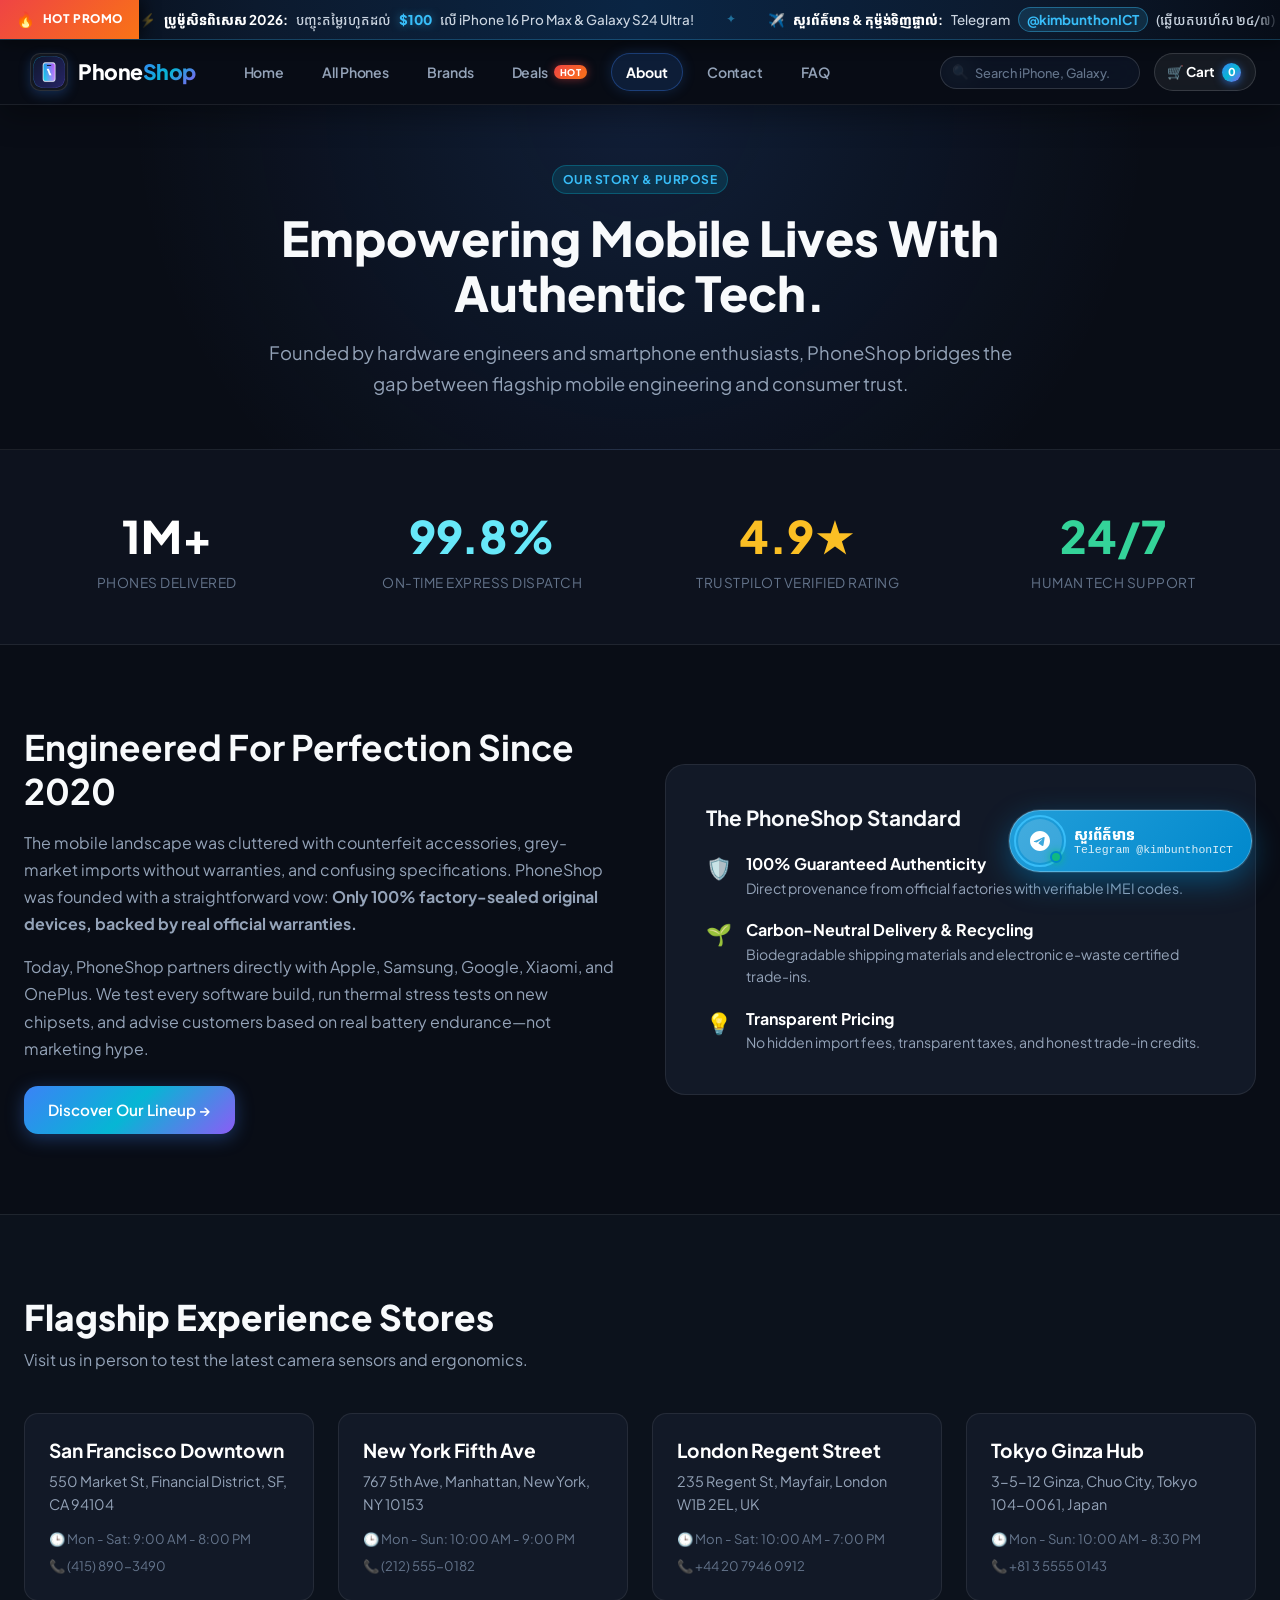
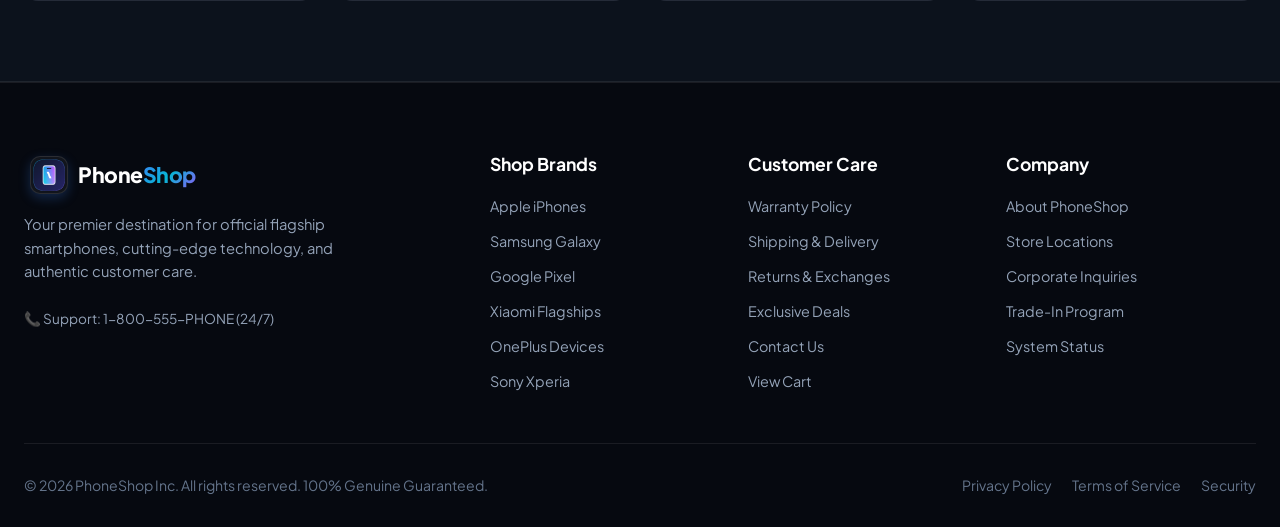
<file: about.html>
<!DOCTYPE html>
<html lang="en">
<head>
  <meta charset="UTF-8">
  <meta name="viewport" content="width=device-width, initial-scale=1.0">
  <title>About Us | The PhoneShop Story & Values - PhoneShop</title>
  <meta name="description" content="Learn about PhoneShop's mission to make genuine next-generation smartphone technology accessible with official warranties and premium customer service.">
  <link rel="stylesheet" href="style.css">
  <link rel="icon" type="image/png" href="logo.png">
</head>
<body>

  <!-- Navigation -->
  <header class="navbar">
    <div class="container nav-container">
      <a href="index.html" class="logo-wrapper" id="site-logo">
        <img src="logo.png" alt="PhoneShop Logo" class="logo-img">
        <span class="logo-text">Phone<span>Shop</span></span>
      </a>

      <nav class="nav-links">
        <a href="index.html" class="nav-link">Home</a>
        <a href="products.html" class="nav-link">All Phones</a>
        <a href="brands.html" class="nav-link">Brands</a>
        <a href="deals.html" class="nav-link">Deals <span class="nav-deal-badge">Hot</span></a>
        <a href="about.html" class="nav-link active">About</a>
        <a href="contact.html" class="nav-link">Contact</a>
        <a href="faq.html" class="nav-link">FAQ</a>
      </nav>

      <div class="nav-actions">
        <div class="search-box-toggle">
          <span class="search-icon-header">🔍</span>
          <input type="text" class="search-input-header" id="global-search-input" placeholder="Search iPhone, Galaxy..." aria-label="Search smartphones">
        </div>
        <a href="cart.html" class="cart-btn" id="nav-cart-btn" aria-label="Shopping Cart">
          🛒 Cart <span class="cart-badge">0</span>
        </a>
        <button class="hamburger-btn" id="nav-toggle" aria-label="Open mobile menu">☰</button>
      </div>
    </div>
  </header>

  <!-- Mobile Drawer -->
  <div class="mobile-nav-drawer" id="mobile-drawer">
    <button class="drawer-close" aria-label="Close menu">&times;</button>
    <div class="drawer-links">
      <a href="index.html">Home</a>
      <a href="products.html">All Phones</a>
      <a href="brands.html">Brands</a>
      <a href="deals.html">Flash Deals</a>
      <a href="cart.html">My Cart (<span class="cart-badge">0</span>)</a>
      <a href="about.html" class="active">About Us</a>
      <a href="contact.html">Contact Support</a>
      <a href="faq.html">Warranty & FAQ</a>
    </div>
  </div>
  <div class="overlay" id="drawer-overlay"></div>

  <!-- About Hero -->
  <section style="background: radial-gradient(circle at 50% 0%, rgba(59, 130, 246, 0.15) 0%, transparent 70%); border-bottom: 1px solid var(--border-color); padding: 60px 0 50px; text-align: center;">
    <div class="container" style="max-width: 800px;">
      <span class="badge badge-new" style="margin-bottom: 16px;">Our Story & Purpose</span>
      <h1 style="font-size: 3rem; font-weight: 800; margin-bottom: 16px; line-height: 1.15;">
        Empowering Mobile Lives With <span>Authentic Tech</span>.
      </h1>
      <p style="color: var(--text-muted); font-size: 1.15rem; line-height: 1.7;">
        Founded by hardware engineers and smartphone enthusiasts, PhoneShop bridges the gap between flagship mobile engineering and consumer trust.
      </p>
    </div>
  </section>

  <!-- Numbers & Milestones -->
  <section class="section" style="padding: 50px 0; background: rgba(18, 25, 39, 0.5); border-bottom: 1px solid var(--border-color);">
    <div class="container">
      <div style="display: grid; grid-template-columns: repeat(auto-fit, minmax(220px, 1fr)); gap: 30px; text-align: center;">
        <div>
          <div style="font-size: 2.8rem; font-weight: 800; color: #fff; font-family: 'Plus Jakarta Sans', sans-serif;">1M+</div>
          <p style="color: var(--text-dim); text-transform: uppercase; font-size: 0.85rem; letter-spacing: 0.5px;">Phones Delivered</p>
        </div>
        <div>
          <div style="font-size: 2.8rem; font-weight: 800; color: #67e8f9; font-family: 'Plus Jakarta Sans', sans-serif;">99.8%</div>
          <p style="color: var(--text-dim); text-transform: uppercase; font-size: 0.85rem; letter-spacing: 0.5px;">On-Time Express Dispatch</p>
        </div>
        <div>
          <div style="font-size: 2.8rem; font-weight: 800; color: #fbbf24; font-family: 'Plus Jakarta Sans', sans-serif;">4.9★</div>
          <p style="color: var(--text-dim); text-transform: uppercase; font-size: 0.85rem; letter-spacing: 0.5px;">TrustPilot Verified Rating</p>
        </div>
        <div>
          <div style="font-size: 2.8rem; font-weight: 800; color: #34d399; font-family: 'Plus Jakarta Sans', sans-serif;">24/7</div>
          <p style="color: var(--text-dim); text-transform: uppercase; font-size: 0.85rem; letter-spacing: 0.5px;">Human Tech Support</p>
        </div>
      </div>
    </div>
  </section>

  <!-- Mission & Story -->
  <section class="section">
    <div class="container">
      <div style="display: grid; grid-template-columns: 1fr 1fr; gap: 50px; align-items: center;">
        <div>
          <h2 style="font-size: 2.2rem; margin-bottom: 16px;">Engineered For Perfection Since 2020</h2>
          <p style="color: var(--text-muted); line-height: 1.7; margin-bottom: 16px;">
            The mobile landscape was cluttered with counterfeit accessories, grey-market imports without warranties, and confusing specifications. PhoneShop was founded with a straightforward vow: <strong>Only 100% factory-sealed original devices, backed by real official warranties.</strong>
          </p>
          <p style="color: var(--text-muted); line-height: 1.7; margin-bottom: 24px;">
            Today, PhoneShop partners directly with Apple, Samsung, Google, Xiaomi, and OnePlus. We test every software build, run thermal stress tests on new chipsets, and advise customers based on real battery endurance—not marketing hype.
          </p>
          <a href="products.html" class="btn btn-primary">Discover Our Lineup →</a>
        </div>

        <div style="background: var(--bg-card); border: 1px solid var(--border-color); border-radius: var(--radius-lg); padding: 40px; position: relative;">
          <h3 style="font-size: 1.3rem; margin-bottom: 20px;">The PhoneShop Standard</h3>
          <ul style="display: flex; flex-direction: column; gap: 18px;">
            <li style="display: flex; gap: 14px; align-items: flex-start;">
              <span style="font-size: 1.3rem;">🛡️</span>
              <div>
                <strong style="color: #fff;">100% Guaranteed Authenticity</strong>
                <p style="color: var(--text-muted); font-size: 0.88rem;">Direct provenance from official factories with verifiable IMEI codes.</p>
              </div>
            </li>
            <li style="display: flex; gap: 14px; align-items: flex-start;">
              <span style="font-size: 1.3rem;">🌱</span>
              <div>
                <strong style="color: #fff;">Carbon-Neutral Delivery & Recycling</strong>
                <p style="color: var(--text-muted); font-size: 0.88rem;">Biodegradable shipping materials and electronic e-waste certified trade-ins.</p>
              </div>
            </li>
            <li style="display: flex; gap: 14px; align-items: flex-start;">
              <span style="font-size: 1.3rem;">💡</span>
              <div>
                <strong style="color: #fff;">Transparent Pricing</strong>
                <p style="color: var(--text-muted); font-size: 0.88rem;">No hidden import fees, transparent taxes, and honest trade-in credits.</p>
              </div>
            </li>
          </ul>
        </div>
      </div>
    </div>
  </section>

  <!-- Store Experience Centers -->
  <section class="section" id="locations" style="background: rgba(18, 25, 39, 0.4); border-top: 1px solid var(--border-color); border-bottom: 1px solid var(--border-color);">
    <div class="container">
      <div class="section-header">
        <div>
          <h2 class="section-title">Flagship Experience Stores</h2>
          <p class="section-subtitle">Visit us in person to test the latest camera sensors and ergonomics.</p>
        </div>
      </div>

      <div style="display: grid; grid-template-columns: repeat(auto-fit, minmax(280px, 1fr)); gap: 24px;">
        <div style="background: var(--bg-card); border: 1px solid var(--border-color); border-radius: var(--radius-md); padding: 24px;">
          <h3 style="font-size: 1.2rem; color: #fff; margin-bottom: 8px;">San Francisco Downtown</h3>
          <p style="color: var(--text-muted); font-size: 0.9rem; margin-bottom: 12px;">550 Market St, Financial District, SF, CA 94104</p>
          <div style="font-size: 0.82rem; color: var(--text-dim); margin-bottom: 6px;">🕒 Mon - Sat: 9:00 AM - 8:00 PM</div>
          <div style="font-size: 0.82rem; color: var(--text-dim);">📞 (415) 890-3490</div>
        </div>

        <div style="background: var(--bg-card); border: 1px solid var(--border-color); border-radius: var(--radius-md); padding: 24px;">
          <h3 style="font-size: 1.2rem; color: #fff; margin-bottom: 8px;">New York Fifth Ave</h3>
          <p style="color: var(--text-muted); font-size: 0.9rem; margin-bottom: 12px;">767 5th Ave, Manhattan, New York, NY 10153</p>
          <div style="font-size: 0.82rem; color: var(--text-dim); margin-bottom: 6px;">🕒 Mon - Sun: 10:00 AM - 9:00 PM</div>
          <div style="font-size: 0.82rem; color: var(--text-dim);">📞 (212) 555-0182</div>
        </div>

        <div style="background: var(--bg-card); border: 1px solid var(--border-color); border-radius: var(--radius-md); padding: 24px;">
          <h3 style="font-size: 1.2rem; color: #fff; margin-bottom: 8px;">London Regent Street</h3>
          <p style="color: var(--text-muted); font-size: 0.9rem; margin-bottom: 12px;">235 Regent St, Mayfair, London W1B 2EL, UK</p>
          <div style="font-size: 0.82rem; color: var(--text-dim); margin-bottom: 6px;">🕒 Mon - Sat: 10:00 AM - 7:00 PM</div>
          <div style="font-size: 0.82rem; color: var(--text-dim);">📞 +44 20 7946 0912</div>
        </div>

        <div style="background: var(--bg-card); border: 1px solid var(--border-color); border-radius: var(--radius-md); padding: 24px;">
          <h3 style="font-size: 1.2rem; color: #fff; margin-bottom: 8px;">Tokyo Ginza Hub</h3>
          <p style="color: var(--text-muted); font-size: 0.9rem; margin-bottom: 12px;">3-5-12 Ginza, Chuo City, Tokyo 104-0061, Japan</p>
          <div style="font-size: 0.82rem; color: var(--text-dim); margin-bottom: 6px;">🕒 Mon - Sun: 10:00 AM - 8:30 PM</div>
          <div style="font-size: 0.82rem; color: var(--text-dim);">📞 +81 3 5555 0143</div>
        </div>
      </div>
    </div>
  </section>

  <!-- Footer -->
  <footer class="footer">
    <div class="container">
      <div class="footer-grid">
        <div class="footer-brand">
          <a href="index.html" class="logo-wrapper">
            <img src="logo.png" alt="PhoneShop" class="logo-img">
            <span class="logo-text">Phone<span>Shop</span></span>
          </a>
          <p>
            Your premier destination for official flagship smartphones, cutting-edge technology, and authentic customer care.
          </p>
          <div style="color: var(--text-muted); font-size: 0.85rem;">
            📞 Support: 1-800-555-PHONE (24/7)
          </div>
        </div>

        <div>
          <h4 class="footer-title">Shop Brands</h4>
          <div class="footer-links">
            <a href="brands.html?brand=Apple">Apple iPhones</a>
            <a href="brands.html?brand=Samsung">Samsung Galaxy</a>
            <a href="brands.html?brand=Google">Google Pixel</a>
            <a href="brands.html?brand=Xiaomi">Xiaomi Flagships</a>
            <a href="brands.html?brand=OnePlus">OnePlus Devices</a>
            <a href="brands.html?brand=Sony">Sony Xperia</a>
          </div>
        </div>

        <div>
          <h4 class="footer-title">Customer Care</h4>
          <div class="footer-links">
            <a href="faq.html">Warranty Policy</a>
            <a href="faq.html">Shipping & Delivery</a>
            <a href="faq.html">Returns & Exchanges</a>
            <a href="deals.html">Exclusive Deals</a>
            <a href="contact.html">Contact Us</a>
            <a href="cart.html">View Cart</a>
          </div>
        </div>

        <div>
          <h4 class="footer-title">Company</h4>
          <div class="footer-links">
            <a href="about.html">About PhoneShop</a>
            <a href="about.html#locations">Store Locations</a>
            <a href="contact.html">Corporate Inquiries</a>
            <a href="faq.html">Trade-In Program</a>
            <a href="404.html">System Status</a>
          </div>
        </div>
      </div>

      <div class="footer-bottom">
        <div>&copy; 2026 PhoneShop Inc. All rights reserved. 100% Genuine Guaranteed.</div>
        <div style="display: flex; gap: 20px;">
          <a href="faq.html">Privacy Policy</a>
          <a href="faq.html">Terms of Service</a>
          <a href="faq.html">Security</a>
        </div>
      </div>
    </div>
  </footer>

  <!-- Scripts -->
  <script src="icons.js"></script>
  <script src="cart.js"></script>
  <script src="main.js"></script>
</body>
</html>
</file>
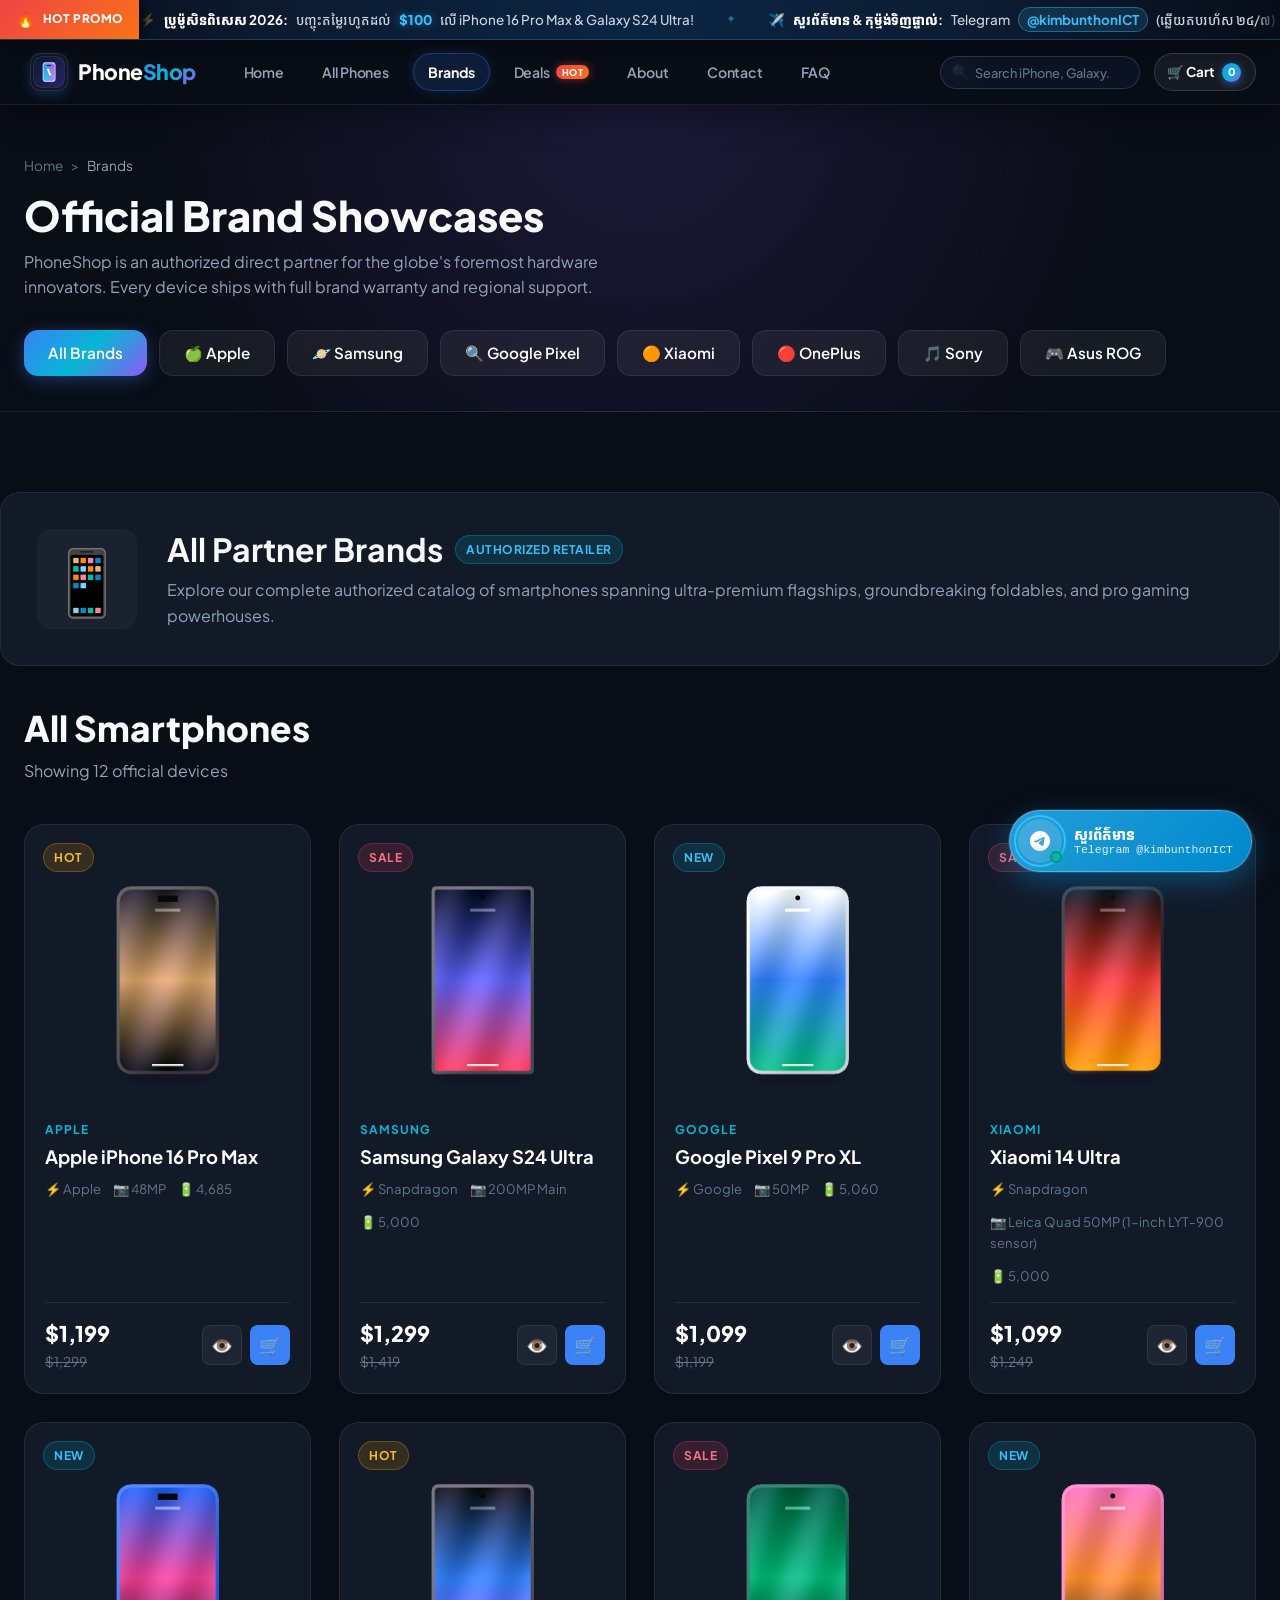
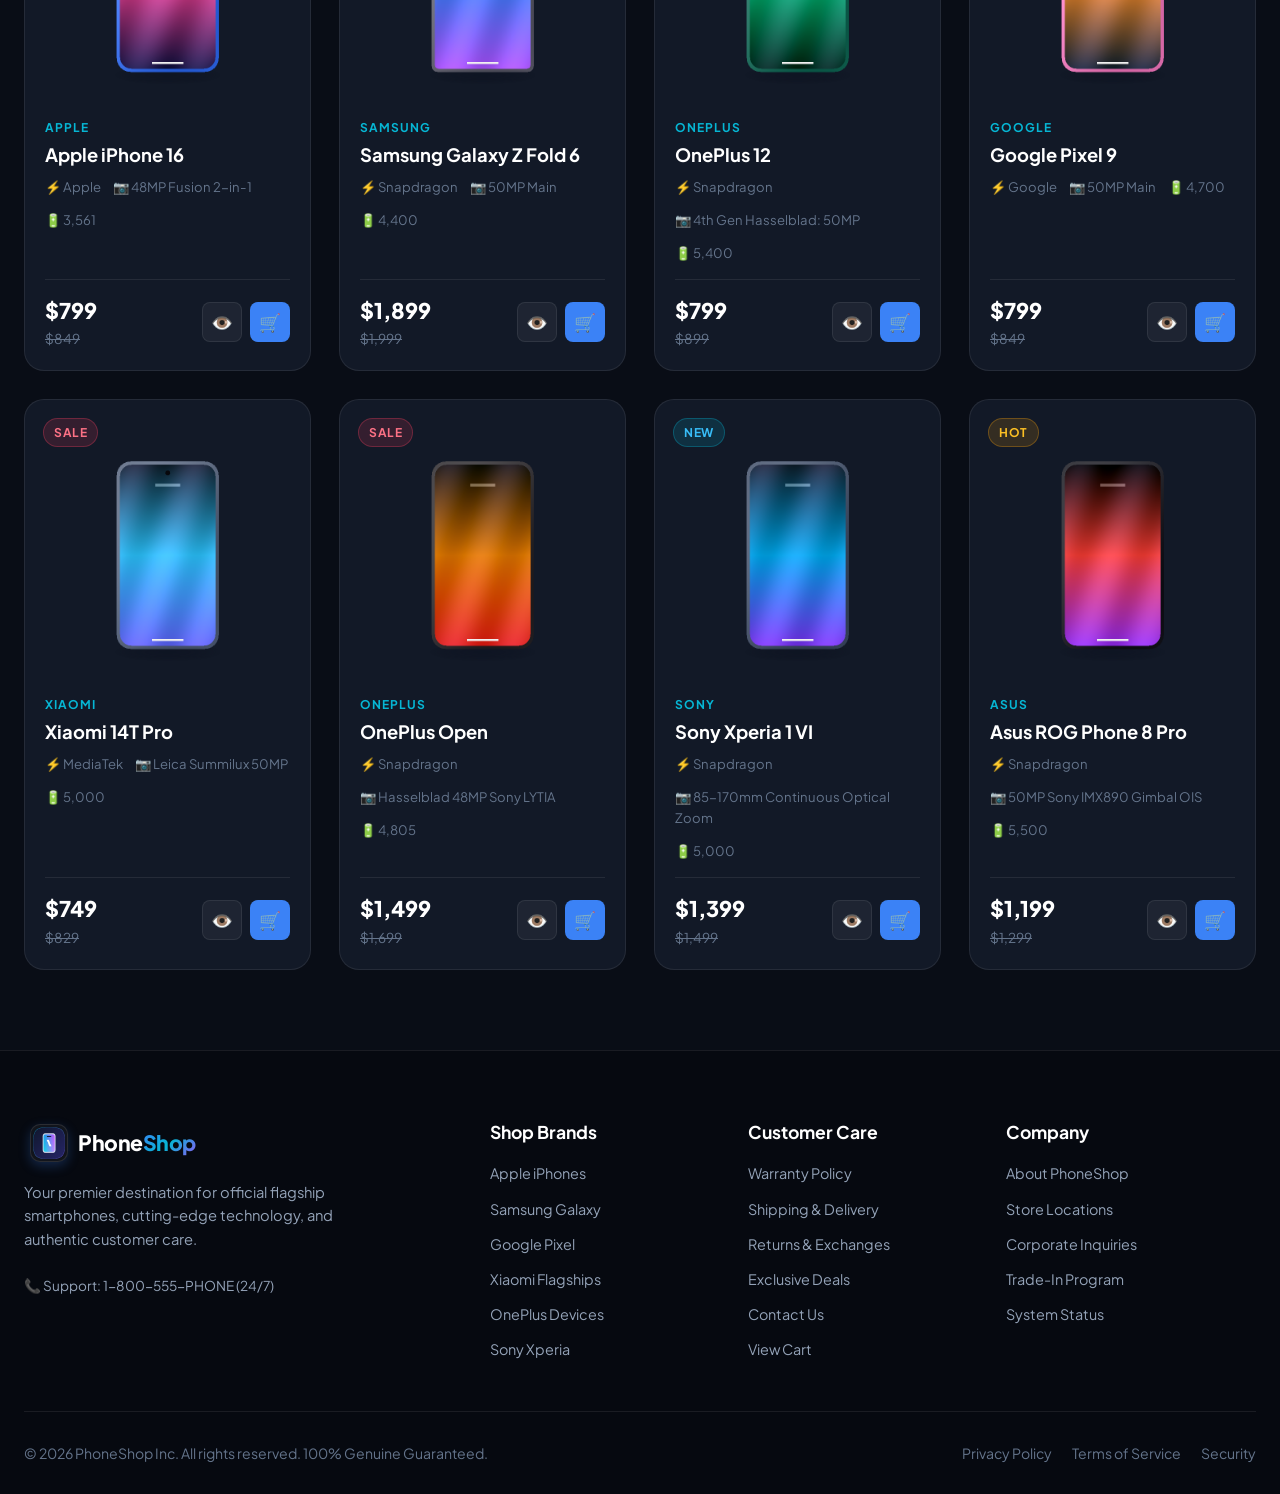
<file: brands.html>
<!DOCTYPE html>
<html lang="en">
<head>
  <meta charset="UTF-8">
  <meta name="viewport" content="width=device-width, initial-scale=1.0">
  <title>Official Smartphone Brands | PhoneShop</title>
  <meta name="description" content="Explore official collections from world-leading smartphone manufacturers: Apple, Samsung, Google Pixel, Xiaomi, OnePlus, Sony, and Asus ROG.">
  <link rel="stylesheet" href="style.css">
  <link rel="icon" type="image/png" href="logo.png">
</head>
<body>

  <!-- Navigation -->
  <header class="navbar">
    <div class="container nav-container">
      <a href="index.html" class="logo-wrapper" id="site-logo">
        <img src="logo.png" alt="PhoneShop Logo" class="logo-img">
        <span class="logo-text">Phone<span>Shop</span></span>
      </a>

      <nav class="nav-links">
        <a href="index.html" class="nav-link">Home</a>
        <a href="products.html" class="nav-link">All Phones</a>
        <a href="brands.html" class="nav-link active">Brands</a>
        <a href="deals.html" class="nav-link">Deals <span class="nav-deal-badge">Hot</span></a>
        <a href="about.html" class="nav-link">About</a>
        <a href="contact.html" class="nav-link">Contact</a>
        <a href="faq.html" class="nav-link">FAQ</a>
      </nav>

      <div class="nav-actions">
        <div class="search-box-toggle">
          <span class="search-icon-header">🔍</span>
          <input type="text" class="search-input-header" id="global-search-input" placeholder="Search iPhone, Galaxy..." aria-label="Search smartphones">
        </div>
        <a href="cart.html" class="cart-btn" id="nav-cart-btn" aria-label="Shopping Cart">
          🛒 Cart <span class="cart-badge">0</span>
        </a>
        <button class="hamburger-btn" id="nav-toggle" aria-label="Open mobile menu">☰</button>
      </div>
    </div>
  </header>

  <!-- Mobile Drawer -->
  <div class="mobile-nav-drawer" id="mobile-drawer">
    <button class="drawer-close" aria-label="Close menu">&times;</button>
    <div class="drawer-links">
      <a href="index.html">Home</a>
      <a href="products.html">All Phones</a>
      <a href="brands.html" class="active">Brands</a>
      <a href="deals.html">Flash Deals</a>
      <a href="cart.html">My Cart (<span class="cart-badge">0</span>)</a>
      <a href="about.html">About Us</a>
      <a href="contact.html">Contact Support</a>
      <a href="faq.html">Warranty & FAQ</a>
    </div>
  </div>
  <div class="overlay" id="drawer-overlay"></div>

  <!-- Header Banner -->
  <section style="background: radial-gradient(circle at 50% 0%, rgba(139, 92, 246, 0.15) 0%, transparent 70%); border-bottom: 1px solid var(--border-color); padding: 50px 0 35px;">
    <div class="container">
      <div style="display: flex; gap: 8px; font-size: 0.85rem; color: var(--text-dim); margin-bottom: 12px;">
        <a href="index.html">Home</a> &gt; <span style="color: var(--text-muted);">Brands</span>
      </div>
      <h1 style="font-size: 2.6rem; font-weight: 800; margin-bottom: 8px;">Official Brand Showcases</h1>
      <p style="color: var(--text-muted); max-width: 620px;">
        PhoneShop is an authorized direct partner for the globe's foremost hardware innovators. Every device ships with full brand warranty and regional support.
      </p>

      <!-- Brand Navigation Tabs -->
      <div style="display: flex; gap: 12px; flex-wrap: wrap; margin-top: 30px;" id="brand-tabs">
        <button class="btn btn-secondary active brand-tab-btn" data-brand="all">All Brands</button>
        <button class="btn btn-secondary brand-tab-btn" data-brand="Apple">🍏 Apple</button>
        <button class="btn btn-secondary brand-tab-btn" data-brand="Samsung">🪐 Samsung</button>
        <button class="btn btn-secondary brand-tab-btn" data-brand="Google">🔍 Google Pixel</button>
        <button class="btn btn-secondary brand-tab-btn" data-brand="Xiaomi">🟠 Xiaomi</button>
        <button class="btn btn-secondary brand-tab-btn" data-brand="OnePlus">🔴 OnePlus</button>
        <button class="btn btn-secondary brand-tab-btn" data-brand="Sony">🎵 Sony</button>
        <button class="btn btn-secondary brand-tab-btn" data-brand="Asus">🎮 Asus ROG</button>
      </div>
    </div>
  </section>

  <!-- Brand Highlights Banner -->
  <section class="section" style="padding-bottom: 40px;">
    <div class="container" id="brand-info-card" style="background: var(--bg-card); border: 1px solid var(--border-color); border-radius: var(--radius-lg); padding: 36px; display: grid; grid-template-columns: auto 1fr; gap: 30px; align-items: center;">
      <div style="font-size: 4rem; width: 100px; height: 100px; background: rgba(255,255,255,0.04); border-radius: var(--radius-md); display: flex; align-items: center; justify-content: center;" id="brand-icon">
        📱
      </div>
      <div>
        <div style="display: flex; align-items: center; gap: 12px; margin-bottom: 8px;">
          <h2 style="font-size: 2rem;" id="brand-title">All Partner Brands</h2>
          <span class="badge badge-new" id="brand-partner-badge">Authorized Retailer</span>
        </div>
        <p style="color: var(--text-muted); line-height: 1.6; font-size: 1rem;" id="brand-desc">
          Browse our handpicked collection from premium smartphone manufacturers with official worldwide warranty, verified sealed packaging, and direct customer care support.
        </p>
      </div>
    </div>
  </section>

  <!-- Products by Brand -->
  <section class="section" style="padding-top: 0;">
    <div class="container">
      <div class="section-header">
        <div>
          <h3 class="section-title" id="brand-section-header">Available Devices</h3>
          <p class="section-subtitle" id="brand-count-sub">Showing all available smartphones</p>
        </div>
      </div>

      <div class="products-grid" id="brand-products-grid">
        <!-- Rendered via JS -->
      </div>
    </div>
  </section>

  <!-- Footer -->
  <footer class="footer">
    <div class="container">
      <div class="footer-grid">
        <div class="footer-brand">
          <a href="index.html" class="logo-wrapper">
            <img src="logo.png" alt="PhoneShop" class="logo-img">
            <span class="logo-text">Phone<span>Shop</span></span>
          </a>
          <p>
            Your premier destination for official flagship smartphones, cutting-edge technology, and authentic customer care.
          </p>
          <div style="color: var(--text-muted); font-size: 0.85rem;">
            📞 Support: 1-800-555-PHONE (24/7)
          </div>
        </div>

        <div>
          <h4 class="footer-title">Shop Brands</h4>
          <div class="footer-links">
            <a href="brands.html?brand=Apple">Apple iPhones</a>
            <a href="brands.html?brand=Samsung">Samsung Galaxy</a>
            <a href="brands.html?brand=Google">Google Pixel</a>
            <a href="brands.html?brand=Xiaomi">Xiaomi Flagships</a>
            <a href="brands.html?brand=OnePlus">OnePlus Devices</a>
            <a href="brands.html?brand=Sony">Sony Xperia</a>
          </div>
        </div>

        <div>
          <h4 class="footer-title">Customer Care</h4>
          <div class="footer-links">
            <a href="faq.html">Warranty Policy</a>
            <a href="faq.html">Shipping & Delivery</a>
            <a href="faq.html">Returns & Exchanges</a>
            <a href="deals.html">Exclusive Deals</a>
            <a href="contact.html">Contact Us</a>
            <a href="cart.html">View Cart</a>
          </div>
        </div>

        <div>
          <h4 class="footer-title">Company</h4>
          <div class="footer-links">
            <a href="about.html">About PhoneShop</a>
            <a href="about.html#locations">Store Locations</a>
            <a href="contact.html">Corporate Inquiries</a>
            <a href="faq.html">Trade-In Program</a>
            <a href="404.html">System Status</a>
          </div>
        </div>
      </div>

      <div class="footer-bottom">
        <div>&copy; 2026 PhoneShop Inc. All rights reserved. 100% Genuine Guaranteed.</div>
        <div style="display: flex; gap: 20px;">
          <a href="faq.html">Privacy Policy</a>
          <a href="faq.html">Terms of Service</a>
          <a href="faq.html">Security</a>
        </div>
      </div>
    </div>
  </footer>

  <!-- Scripts -->
  <script src="icons.js"></script>
  <script src="cart.js"></script>
  <script src="main.js"></script>
  <script>
    document.addEventListener('DOMContentLoaded', () => {
      const urlParams = new URLSearchParams(window.location.search);
      let selectedBrand = urlParams.get('brand') || 'all';

      const brandDetails = {
        'all': {
          icon: '📱',
          title: 'All Partner Brands',
          desc: 'Explore our complete authorized catalog of smartphones spanning ultra-premium flagships, groundbreaking foldables, and pro gaming powerhouses.'
        },
        'Apple': {
          icon: '🍏',
          title: 'Apple Inc.',
          desc: 'Pioneering titanium construction, A18 Pro silicon, Camera Control hardware, and Apple Intelligence privacy-first ecosystem.'
        },
        'Samsung': {
          icon: '🪐',
          title: 'Samsung Galaxy',
          desc: 'Uncompromising innovation in foldable engineering, S Pen productivity, 200MP sensor photography, and Galaxy AI translation.'
        },
        'Google': {
          icon: '🔍',
          title: 'Google Pixel',
          desc: 'The purest Android experience powered by Google Tensor G4 silicon, Gemini on-device intelligence, and benchmark computational photography.'
        },
        'Xiaomi': {
          icon: '🟠',
          title: 'Xiaomi & Leica',
          desc: 'Co-engineered with Leica for optical perfection. Boasting 1-inch quad sensors, 120W HyperCharge, and high-frequency PWM AMOLEDs.'
        },
        'OnePlus': {
          icon: '🔴',
          title: 'OnePlus',
          desc: 'Never Settle. Ultra-fast SUPERVOOC charging, fluid 4,500 nit ProXDR displays, and Hasselblad tuned optics.'
        },
        'Sony': {
          icon: '🎵',
          title: 'Sony Xperia',
          desc: 'True optical telephoto zoom 85-170mm, 3.5mm audiophile jack, Alpha camera manual controls, and BRAVIA OLED tuning.'
        },
        'Asus': {
          icon: '🎮',
          title: 'Asus ROG',
          desc: 'Engineered for competitive mobile esport champions: 165Hz refresh rate, ultrasonic AirTriggers, and advanced GameCool thermal matrix.'
        }
      };

      const tabs = document.querySelectorAll('.brand-tab-btn');
      const grid = document.getElementById('brand-products-grid');
      const bTitle = document.getElementById('brand-title');
      const bDesc = document.getElementById('brand-desc');
      const bIcon = document.getElementById('brand-icon');
      const bSecHeader = document.getElementById('brand-section-header');
      const bCount = document.getElementById('brand-count-sub');

      function selectBrand(brand) {
        selectedBrand = brand;

        // Update tabs
        tabs.forEach(t => {
          if (t.getAttribute('data-brand').toLowerCase() === brand.toLowerCase()) {
            t.classList.add('btn-primary');
            t.classList.remove('btn-secondary');
          } else {
            t.classList.remove('btn-primary');
            t.classList.add('btn-secondary');
          }
        });

        // Update info card
        const info = brandDetails[brand] || brandDetails['all'];
        bTitle.textContent = info.title;
        bDesc.textContent = info.desc;
        bIcon.textContent = info.icon;
        bSecHeader.textContent = brand === 'all' ? 'All Smartphones' : `${brand} Collection`;

        // Filter products
        const filtered = PhoneShop.getProductsByBrand(brand);
        bCount.textContent = `Showing ${filtered.length} official ${brand === 'all' ? 'devices' : brand + ' phones'}`;
        grid.innerHTML = filtered.map(p => createProductCardHTML(p)).join('');
      }

      tabs.forEach(tab => {
        tab.addEventListener('click', () => {
          const brand = tab.getAttribute('data-brand');
          selectBrand(brand);
          window.history.replaceState(null, '', `brands.html?brand=${encodeURIComponent(brand)}`);
        });
      });

      selectBrand(selectedBrand);
    });
  </script>
</body>
</html>
</file>
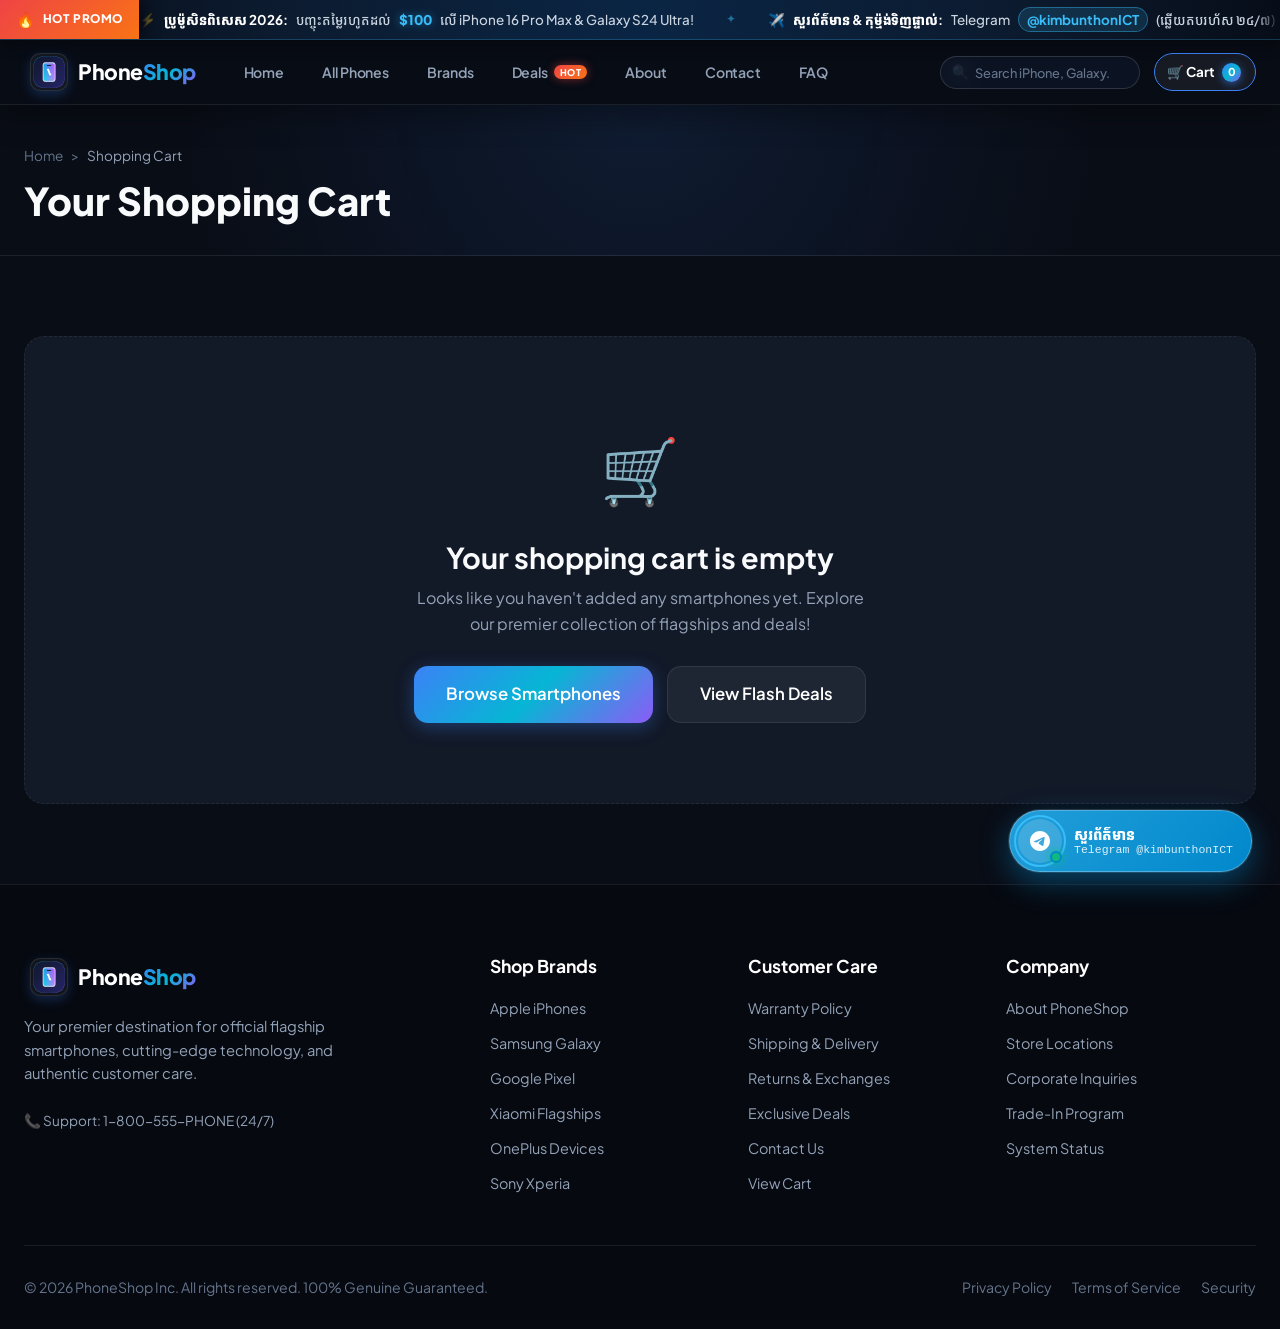
<file: cart.html>
<!DOCTYPE html>
<html lang="en">
<head>
  <meta charset="UTF-8">
  <meta name="viewport" content="width=device-width, initial-scale=1.0">
  <title>Shopping Cart | PhoneShop</title>
  <meta name="description" content="Review your smartphone order, adjust quantities, apply discount promo codes, and proceed to secure checkout.">
  <link rel="stylesheet" href="style.css">
  <link rel="icon" type="image/png" href="logo.png">
</head>
<body>

  <!-- Navigation -->
  <header class="navbar">
    <div class="container nav-container">
      <a href="index.html" class="logo-wrapper" id="site-logo">
        <img src="logo.png" alt="PhoneShop Logo" class="logo-img">
        <span class="logo-text">Phone<span>Shop</span></span>
      </a>

      <nav class="nav-links">
        <a href="index.html" class="nav-link">Home</a>
        <a href="products.html" class="nav-link">All Phones</a>
        <a href="brands.html" class="nav-link">Brands</a>
        <a href="deals.html" class="nav-link">Deals <span class="nav-deal-badge">Hot</span></a>
        <a href="about.html" class="nav-link">About</a>
        <a href="contact.html" class="nav-link">Contact</a>
        <a href="faq.html" class="nav-link">FAQ</a>
      </nav>

      <div class="nav-actions">
        <div class="search-box-toggle">
          <span class="search-icon-header">🔍</span>
          <input type="text" class="search-input-header" id="global-search-input" placeholder="Search iPhone, Galaxy..." aria-label="Search smartphones">
        </div>
        <a href="cart.html" class="cart-btn" id="nav-cart-btn" style="border-color: var(--primary);" aria-label="Shopping Cart">
          🛒 Cart <span class="cart-badge">0</span>
        </a>
        <button class="hamburger-btn" id="nav-toggle" aria-label="Open mobile menu">☰</button>
      </div>
    </div>
  </header>

  <!-- Mobile Drawer -->
  <div class="mobile-nav-drawer" id="mobile-drawer">
    <button class="drawer-close" aria-label="Close menu">&times;</button>
    <div class="drawer-links">
      <a href="index.html">Home</a>
      <a href="products.html">All Phones</a>
      <a href="brands.html">Brands</a>
      <a href="deals.html">Flash Deals</a>
      <a href="cart.html" class="active">My Cart (<span class="cart-badge">0</span>)</a>
      <a href="about.html">About Us</a>
      <a href="contact.html">Contact Support</a>
      <a href="faq.html">Warranty & FAQ</a>
    </div>
  </div>
  <div class="overlay" id="drawer-overlay"></div>

  <!-- Breadcrumbs & Header -->
  <section style="background: radial-gradient(circle at 50% 0%, rgba(59, 130, 246, 0.12) 0%, transparent 70%); border-bottom: 1px solid var(--border-color); padding: 40px 0 30px;">
    <div class="container">
      <div style="display: flex; gap: 8px; font-size: 0.85rem; color: var(--text-dim); margin-bottom: 10px;">
        <a href="index.html">Home</a> &gt; <span style="color: var(--text-muted);">Shopping Cart</span>
      </div>
      <h1 style="font-size: 2.4rem; font-weight: 800;">Your Shopping Cart</h1>
    </div>
  </section>

  <!-- Cart Content Area -->
  <section class="section">
    <div class="container">
      <!-- Active Cart Layout -->
      <div class="cart-layout" id="cart-active-view">
        <!-- Cart Items List -->
        <div class="cart-items-card">
          <div style="display: flex; justify-content: space-between; align-items: center; margin-bottom: 24px; padding-bottom: 16px; border-bottom: 1px solid var(--border-color);">
            <h2 style="font-size: 1.3rem;">Items in Cart (<span id="cart-item-count">0</span>)</h2>
            <button id="clear-cart-btn" style="color: var(--danger); font-size: 0.85rem; font-weight: 600; cursor: pointer;">
              Clear All Items
            </button>
          </div>

          <div id="cart-items-list">
            <!-- Populated by JS -->
          </div>
        </div>

        <!-- Order Summary Card -->
        <div class="cart-summary-card">
          <h2 style="font-size: 1.3rem; margin-bottom: 20px;">Order Summary</h2>
          
          <div class="summary-row">
            <span>Subtotal</span>
            <span id="summary-subtotal">$0</span>
          </div>

          <div class="summary-row" id="summary-discount-row" style="display: none; color: var(--success);">
            <span>Discount (<span id="summary-discount-label">Code</span>)</span>
            <span id="summary-discount">-$0</span>
          </div>

          <div class="summary-row">
            <span>Estimated Shipping</span>
            <span id="summary-shipping">Free</span>
          </div>

          <div class="summary-row">
            <span>Estimated Sales Tax (8%)</span>
            <span id="summary-tax">$0</span>
          </div>

          <div class="summary-row total">
            <span>Total</span>
            <span id="summary-total" style="color: var(--primary);">$0</span>
          </div>

          <!-- Promo Code Box -->
          <div style="margin: 24px 0 20px;">
            <label for="promo-input-field" style="font-size: 0.85rem; font-weight: 600; color: var(--text-muted); display: block; margin-bottom: 6px;">Have a Promo Voucher?</label>
            <div class="promo-form" style="margin: 0;">
              <input type="text" id="promo-input-field" class="promo-input" placeholder="e.g. SAVE10" aria-label="Promo code">
              <button class="btn btn-secondary" id="apply-promo-btn">Apply</button>
            </div>
            <div id="active-promo-banner" style="display: none; align-items: center; justify-content: space-between; margin-top: 10px; padding: 8px 12px; background: rgba(16, 185, 129, 0.15); border: 1px solid rgba(16, 185, 129, 0.3); border-radius: var(--radius-sm); font-size: 0.85rem; color: #34d399;">
              <span id="active-promo-text">10% Applied</span>
              <button id="remove-promo-btn" style="color: var(--danger); font-size: 0.8rem; font-weight: 700;">Remove</button>
            </div>
          </div>

          <!-- Checkout CTA -->
          <a href="checkout.html" class="btn btn-primary btn-block btn-lg" id="proceed-checkout-btn">
            Proceed to Checkout 🔒
          </a>

          <div style="margin-top: 20px; text-align: center;">
            <a href="products.html" style="font-size: 0.88rem; color: var(--text-muted); text-decoration: underline;">
              ← Continue Shopping
            </a>
          </div>

          <!-- Supported Payment Badges with ABA PAY -->
          <div style="margin-top: 18px; padding: 12px; background: rgba(0, 91, 130, 0.15); border: 1px solid rgba(0, 178, 227, 0.3); border-radius: var(--radius-md); text-align: center;">
            <div style="font-size: 0.76rem; color: #00b2e3; font-weight: 700; margin-bottom: 6px; display: flex; align-items: center; justify-content: center; gap: 6px;">
              <span>🇰🇭</span> <span>គាំទ្រការទូទាត់រហ័សតាម ABA PAY & KHQR (0% Fees)</span>
            </div>
            <div style="display: flex; gap: 8px; justify-content: center; align-items: center; font-size: 0.72rem; color: #cbd5e1;">
              <span style="background: #005B82; color: #fff; font-weight: 800; padding: 2px 7px; border-radius: 4px;">ABA'</span>
              <span style="background: #e11d48; color: #fff; font-weight: 800; padding: 2px 6px; border-radius: 4px;">KHQR</span>
              <span>Bakong</span>
              <span>•</span>
              <span>Visa / Master</span>
            </div>
          </div>

          <!-- Safety info -->
          <div style="margin-top: 24px; padding-top: 20px; border-top: 1px solid var(--border-color); display: flex; flex-direction: column; gap: 8px; font-size: 0.82rem; color: var(--text-dim);">
            <div>🛡️ 100% Genuine Sealed Electronics Guaranteed</div>
            <div>🔄 30-Day No-Questions Money-Back Guarantee</div>
            <div>🚚 Dispatched within 24h via Tracked Courier</div>
          </div>
        </div>
      </div>

      <!-- Empty Cart View -->
      <div id="cart-empty-view" style="display: none; text-align: center; padding: 80px 20px; background: var(--bg-card); border-radius: var(--radius-lg); border: 1px dashed var(--border-color);">
        <div style="font-size: 4rem; margin-bottom: 20px;">🛒</div>
        <h2 style="font-size: 1.8rem; margin-bottom: 10px;">Your shopping cart is empty</h2>
        <p style="color: var(--text-muted); max-width: 450px; margin: 0 auto 30px;">
          Looks like you haven't added any smartphones yet. Explore our premier collection of flagships and deals!
        </p>
        <div style="display: flex; gap: 14px; justify-content: center;">
          <a href="products.html" class="btn btn-primary btn-lg">Browse Smartphones</a>
          <a href="deals.html" class="btn btn-secondary btn-lg">View Flash Deals</a>
        </div>
      </div>
    </div>
  </section>

  <!-- Footer -->
  <footer class="footer">
    <div class="container">
      <div class="footer-grid">
        <div class="footer-brand">
          <a href="index.html" class="logo-wrapper">
            <img src="logo.png" alt="PhoneShop" class="logo-img">
            <span class="logo-text">Phone<span>Shop</span></span>
          </a>
          <p>
            Your premier destination for official flagship smartphones, cutting-edge technology, and authentic customer care.
          </p>
          <div style="color: var(--text-muted); font-size: 0.85rem;">
            📞 Support: 1-800-555-PHONE (24/7)
          </div>
        </div>

        <div>
          <h4 class="footer-title">Shop Brands</h4>
          <div class="footer-links">
            <a href="brands.html?brand=Apple">Apple iPhones</a>
            <a href="brands.html?brand=Samsung">Samsung Galaxy</a>
            <a href="brands.html?brand=Google">Google Pixel</a>
            <a href="brands.html?brand=Xiaomi">Xiaomi Flagships</a>
            <a href="brands.html?brand=OnePlus">OnePlus Devices</a>
            <a href="brands.html?brand=Sony">Sony Xperia</a>
          </div>
        </div>

        <div>
          <h4 class="footer-title">Customer Care</h4>
          <div class="footer-links">
            <a href="faq.html">Warranty Policy</a>
            <a href="faq.html">Shipping & Delivery</a>
            <a href="faq.html">Returns & Exchanges</a>
            <a href="deals.html">Exclusive Deals</a>
            <a href="contact.html">Contact Us</a>
            <a href="cart.html">View Cart</a>
          </div>
        </div>

        <div>
          <h4 class="footer-title">Company</h4>
          <div class="footer-links">
            <a href="about.html">About PhoneShop</a>
            <a href="about.html#locations">Store Locations</a>
            <a href="contact.html">Corporate Inquiries</a>
            <a href="faq.html">Trade-In Program</a>
            <a href="404.html">System Status</a>
          </div>
        </div>
      </div>

      <div class="footer-bottom">
        <div>&copy; 2026 PhoneShop Inc. All rights reserved. 100% Genuine Guaranteed.</div>
        <div style="display: flex; gap: 20px;">
          <a href="faq.html">Privacy Policy</a>
          <a href="faq.html">Terms of Service</a>
          <a href="faq.html">Security</a>
        </div>
      </div>
    </div>
  </footer>

  <!-- Scripts -->
  <script src="icons.js"></script>
  <script src="cart.js"></script>
  <script src="main.js"></script>
  <script>
    document.addEventListener('DOMContentLoaded', () => {
      const activeView = document.getElementById('cart-active-view');
      const emptyView = document.getElementById('cart-empty-view');
      const itemsList = document.getElementById('cart-items-list');
      const countEl = document.getElementById('cart-item-count');
      const subtotalEl = document.getElementById('summary-subtotal');
      const discountRow = document.getElementById('summary-discount-row');
      const discountEl = document.getElementById('summary-discount');
      const discountLabel = document.getElementById('summary-discount-label');
      const shippingEl = document.getElementById('summary-shipping');
      const taxEl = document.getElementById('summary-tax');
      const totalEl = document.getElementById('summary-total');
      const promoInput = document.getElementById('promo-input-field');
      const promoBanner = document.getElementById('active-promo-banner');
      const promoText = document.getElementById('active-promo-text');

      function renderCart() {
        const cart = CartManager.getCart();

        if (cart.length === 0) {
          activeView.style.display = 'none';
          emptyView.style.display = 'block';
          return;
        }

        activeView.style.display = 'grid';
        emptyView.style.display = 'none';
        countEl.textContent = CartManager.getCount();

        itemsList.innerHTML = cart.map((item, index) => `
          <div class="cart-item">
            <img src="${item.image}" alt="${item.name}" class="cart-item-img">
            <div>
              <div class="cart-item-title">
                <a href="product-detail.html?id=${item.id}">${item.name}</a>
              </div>
              <div class="cart-item-meta">
                <span>Color: <strong>${item.color || 'Standard'}</strong></span> • 
                <span>Storage: <strong>${item.storage || '256GB'}</strong></span>
              </div>
              <div class="cart-item-price" style="margin-top: 6px;">${formatPrice(item.price)}</div>
            </div>

            <div class="qty-counter">
              <button class="qty-btn" onclick="updateItemQty(${index}, ${item.qty - 1})">-</button>
              <input type="text" class="qty-input" value="${item.qty}" readonly>
              <button class="qty-btn" onclick="updateItemQty(${index}, ${item.qty + 1})">+</button>
            </div>

            <button class="cart-remove-btn" onclick="CartManager.removeItem(${index})" title="Remove item">
              🗑️
            </button>
          </div>
        `).join('');

        // Summary calculations
        const subtotal = CartManager.getSubtotal();
        const discount = CartManager.getDiscount();
        const shipping = CartManager.getShipping();
        const tax = CartManager.getTax();
        const total = CartManager.getTotal();
        const promo = CartManager.getPromo();

        subtotalEl.textContent = formatPrice(subtotal);
        if (discount > 0 && promo) {
          discountRow.style.display = 'flex';
          discountLabel.textContent = promo.code;
          discountEl.textContent = `-${formatPrice(discount)}`;
          promoBanner.style.display = 'flex';
          promoText.textContent = `${promo.label} (${promo.code})`;
        } else {
          discountRow.style.display = 'none';
          promoBanner.style.display = 'none';
        }

        shippingEl.textContent = shipping === 0 ? 'FREE' : formatPrice(shipping);
        taxEl.textContent = formatPrice(tax);
        totalEl.textContent = formatPrice(total);
      }

      window.updateItemQty = function(index, newQty) {
        CartManager.updateQty(index, newQty);
        renderCart();
      };

      document.getElementById('apply-promo-btn').addEventListener('click', () => {
        const val = promoInput.value.trim();
        if (!val) return;
        const res = CartManager.applyPromo(val);
        if (res.success) {
          PhoneShop.showToast(`Applied ${res.promo.code}: ${res.promo.label}!`, 'success');
          promoInput.value = '';
          renderCart();
        } else {
          PhoneShop.showToast(res.message, 'error');
        }
      });

      document.getElementById('remove-promo-btn').addEventListener('click', () => {
        CartManager.removePromo();
        PhoneShop.showToast('Coupon voucher removed', 'info');
        renderCart();
      });

      document.getElementById('clear-cart-btn').addEventListener('click', () => {
        if (confirm('Are you sure you want to empty your cart?')) {
          CartManager.clearCart();
          renderCart();
        }
      });

      window.addEventListener('cartUpdated', renderCart);
      renderCart();
    });
  </script>
</body>
</html>
</file>
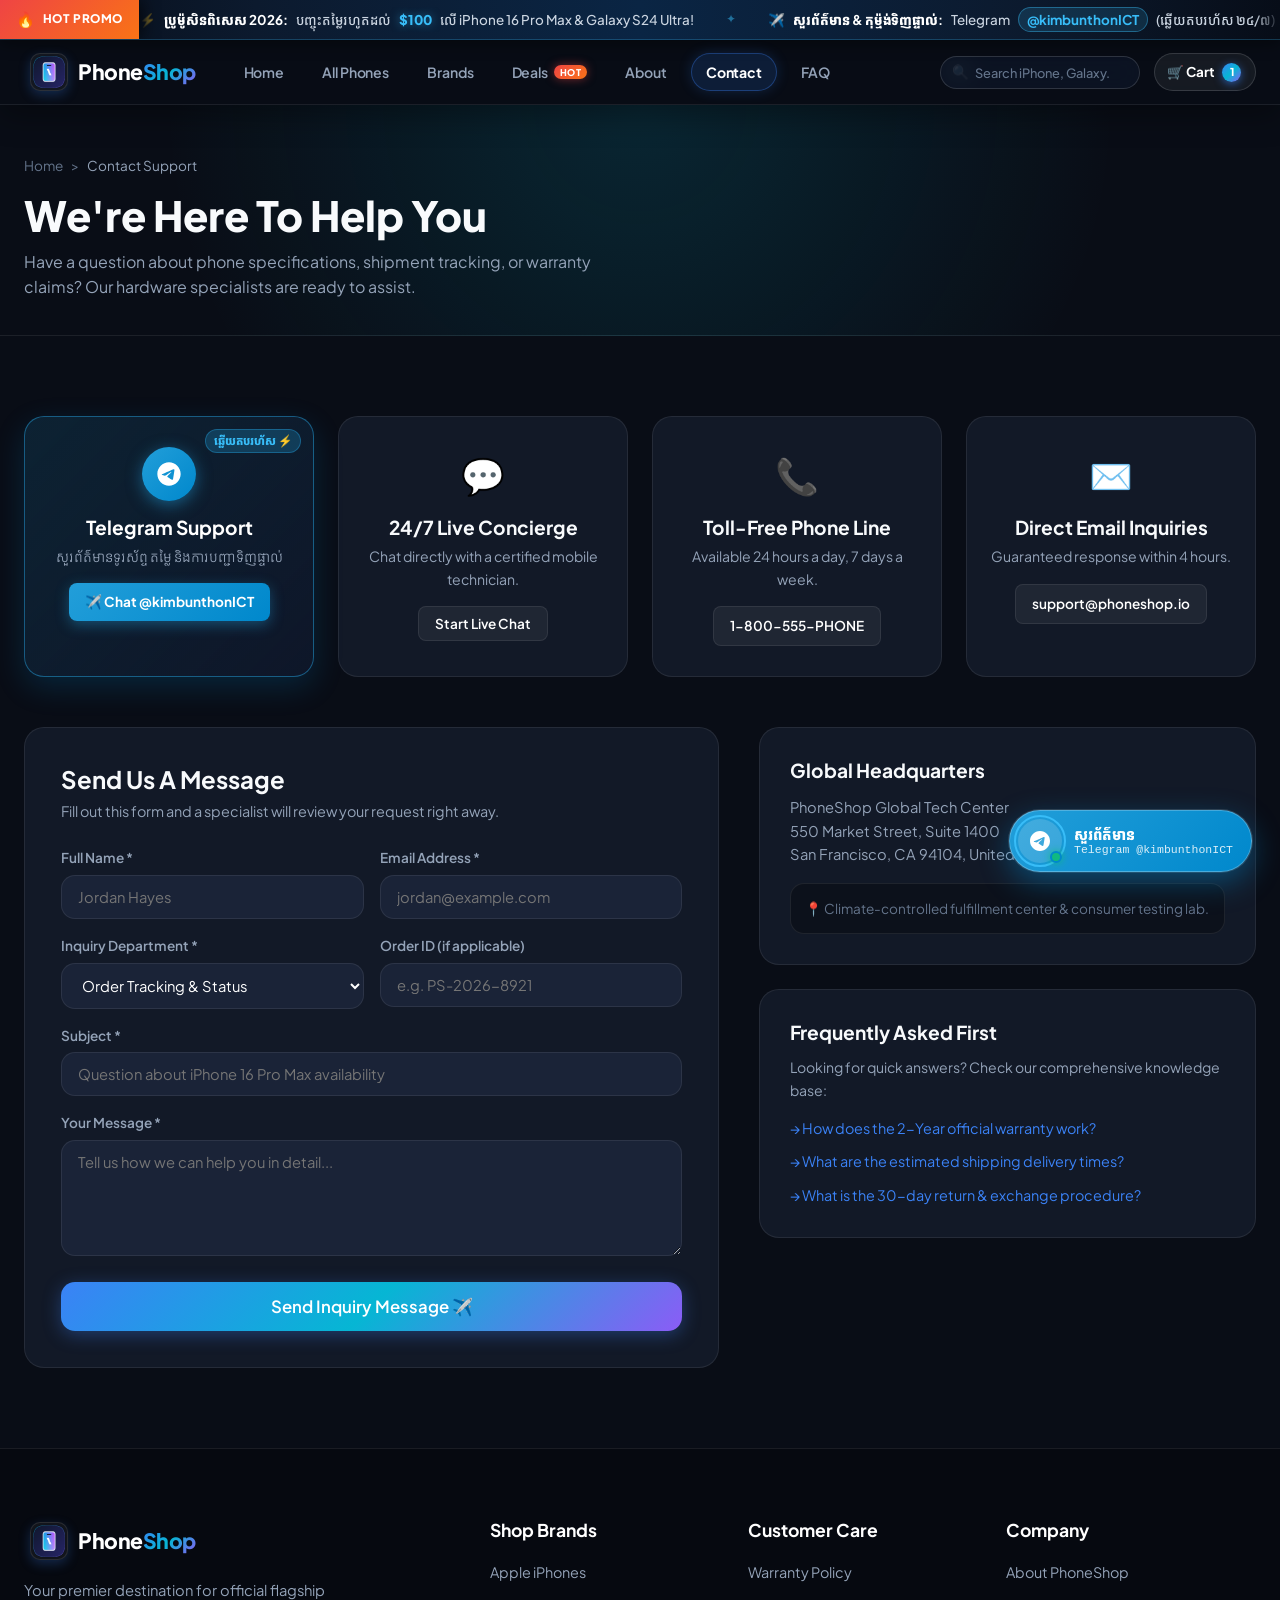
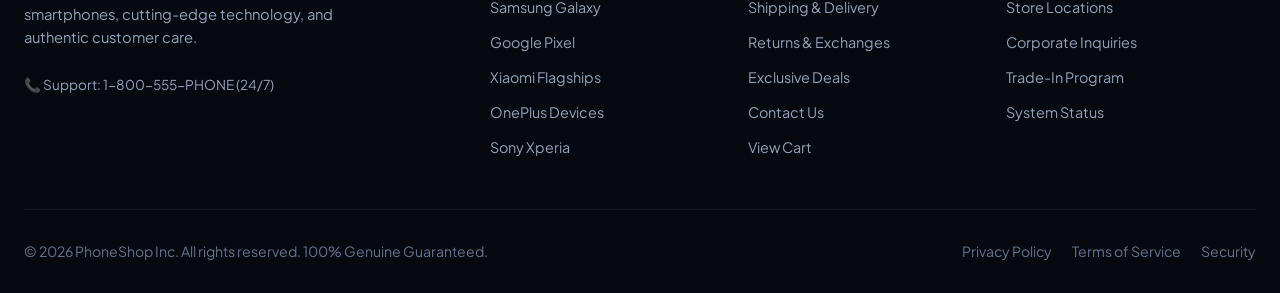
<file: contact.html>
<!DOCTYPE html>
<html lang="en">
<head>
  <meta charset="UTF-8">
  <meta name="viewport" content="width=device-width, initial-scale=1.0">
  <title>Contact Us & Support | PhoneShop</title>
  <meta name="description" content="Reach PhoneShop customer care 24/7. Get order tracking assistance, product advice, warranty service, and corporate support.">
  <link rel="stylesheet" href="style.css">
  <link rel="icon" type="image/png" href="logo.png">
</head>
<body>

  <!-- Navigation -->
  <header class="navbar">
    <div class="container nav-container">
      <a href="index.html" class="logo-wrapper" id="site-logo">
        <img src="logo.png" alt="PhoneShop Logo" class="logo-img">
        <span class="logo-text">Phone<span>Shop</span></span>
      </a>

      <nav class="nav-links">
        <a href="index.html" class="nav-link">Home</a>
        <a href="products.html" class="nav-link">All Phones</a>
        <a href="brands.html" class="nav-link">Brands</a>
        <a href="deals.html" class="nav-link">Deals <span class="nav-deal-badge">Hot</span></a>
        <a href="about.html" class="nav-link">About</a>
        <a href="contact.html" class="nav-link active">Contact</a>
        <a href="faq.html" class="nav-link">FAQ</a>
      </nav>

      <div class="nav-actions">
        <div class="search-box-toggle">
          <span class="search-icon-header">🔍</span>
          <input type="text" class="search-input-header" id="global-search-input" placeholder="Search iPhone, Galaxy..." aria-label="Search smartphones">
        </div>
        <a href="cart.html" class="cart-btn" id="nav-cart-btn" aria-label="Shopping Cart">
          🛒 Cart <span class="cart-badge">0</span>
        </a>
        <button class="hamburger-btn" id="nav-toggle" aria-label="Open mobile menu">☰</button>
      </div>
    </div>
  </header>

  <!-- Mobile Drawer -->
  <div class="mobile-nav-drawer" id="mobile-drawer">
    <button class="drawer-close" aria-label="Close menu">&times;</button>
    <div class="drawer-links">
      <a href="index.html">Home</a>
      <a href="products.html">All Phones</a>
      <a href="brands.html">Brands</a>
      <a href="deals.html">Flash Deals</a>
      <a href="cart.html">My Cart (<span class="cart-badge">0</span>)</a>
      <a href="about.html">About Us</a>
      <a href="contact.html" class="active">Contact Support</a>
      <a href="faq.html">Warranty & FAQ</a>
    </div>
  </div>
  <div class="overlay" id="drawer-overlay"></div>

  <!-- Page Header -->
  <section style="background: radial-gradient(circle at 50% 0%, rgba(6, 182, 212, 0.15) 0%, transparent 70%); border-bottom: 1px solid var(--border-color); padding: 50px 0 35px;">
    <div class="container">
      <div style="display: flex; gap: 8px; font-size: 0.85rem; color: var(--text-dim); margin-bottom: 12px;">
        <a href="index.html">Home</a> &gt; <span style="color: var(--text-muted);">Contact Support</span>
      </div>
      <h1 style="font-size: 2.6rem; font-weight: 800; margin-bottom: 8px;">We're Here To Help You</h1>
      <p style="color: var(--text-muted); max-width: 600px;">
        Have a question about phone specifications, shipment tracking, or warranty claims? Our hardware specialists are ready to assist.
      </p>
    </div>
  </section>

  <!-- Contact Cards & Form -->
  <section class="section">
    <div class="container">
      <!-- 4 Channels Grid -->
      <div style="display: grid; grid-template-columns: repeat(auto-fit, minmax(260px, 1fr)); gap: 24px; margin-bottom: 50px;">
        <!-- Telegram Priority Channel -->
        <div style="background: linear-gradient(135deg, rgba(34, 158, 217, 0.15) 0%, rgba(15, 23, 42, 0.95) 100%); border: 1.5px solid rgba(34, 158, 217, 0.5); border-radius: var(--radius-lg); padding: 30px 24px; text-align: center; position: relative; box-shadow: 0 10px 30px rgba(0, 136, 204, 0.2);">
          <span style="position: absolute; top: 12px; right: 12px; background: rgba(34, 158, 217, 0.25); color: #38bdf8; font-size: 0.72rem; font-weight: 700; padding: 2px 8px; border-radius: 999px; border: 1px solid rgba(34, 158, 217, 0.4);">ឆ្លើយតបរហ័ស ⚡</span>
          <div style="width: 54px; height: 54px; border-radius: 50%; background: linear-gradient(135deg, #229ED9 0%, #0088cc 100%); display: flex; align-items: center; justify-content: center; margin: 0 auto 14px; box-shadow: 0 4px 16px rgba(34, 158, 217, 0.5);">
            <svg viewBox="0 0 24 24" width="28" height="28" fill="#fff">
              <path d="M12 2C6.48 2 2 6.48 2 12s4.48 10 10 10 10-4.48 10-10S17.52 2 12 2zm4.64 6.8c-.15 1.58-.8 5.42-1.13 7.19-.14.75-.42 1-.68 1.03-.58.05-1.02-.38-1.58-.75-.88-.58-1.38-.94-2.23-1.5-.99-.65-.35-1.01.22-1.59.15-.15 2.71-2.48 2.76-2.69a.2.2 0 00-.05-.18c-.06-.05-.14-.03-.21-.02-.09.02-1.49.95-4.22 2.79-.4.27-.76.41-1.08.4-.36-.01-1.04-.2-1.55-.37-.63-.2-1.12-.31-1.08-.66.02-.18.27-.36.75-.55 2.92-1.27 4.86-2.11 5.83-2.51 2.78-1.16 3.35-1.36 3.73-1.36.08 0 .27.02.39.12.1.08.13.19.14.27-.01.06.01.24 0 .37z"/>
            </svg>
          </div>
          <h3 style="font-size: 1.2rem; margin-bottom: 6px; color: #fff;">Telegram Support</h3>
          <p style="color: var(--text-muted); font-size: 0.88rem; margin-bottom: 16px;">សួរព័ត៌មានទូរស័ព្ទ តម្លៃ និងការបញ្ជាទិញផ្ទាល់</p>
          <a href="https://t.me/kimbunthonICT" target="_blank" rel="noopener" class="btn btn-primary btn-sm" style="background: linear-gradient(135deg, #229ED9 0%, #0088cc 100%); border: none; font-weight: 700; box-shadow: 0 4px 14px rgba(34, 158, 217, 0.4);">
            ✈️ Chat @kimbunthonICT
          </a>
        </div>

        <div style="background: var(--bg-card); border: 1px solid var(--border-color); border-radius: var(--radius-lg); padding: 30px 24px; text-align: center;">
          <div style="font-size: 2.2rem; margin-bottom: 12px;">💬</div>
          <h3 style="font-size: 1.2rem; margin-bottom: 6px;">24/7 Live Concierge</h3>
          <p style="color: var(--text-muted); font-size: 0.88rem; margin-bottom: 16px;">Chat directly with a certified mobile technician.</p>
          <button class="btn btn-secondary btn-sm" onclick="PhoneShop.showToast('Connecting you with live smartphone advisor... 🎧', 'info')">Start Live Chat</button>
        </div>

        <div style="background: var(--bg-card); border: 1px solid var(--border-color); border-radius: var(--radius-lg); padding: 30px 24px; text-align: center;">
          <div style="font-size: 2.2rem; margin-bottom: 12px;">📞</div>
          <h3 style="font-size: 1.2rem; margin-bottom: 6px;">Toll-Free Phone Line</h3>
          <p style="color: var(--text-muted); font-size: 0.88rem; margin-bottom: 16px;">Available 24 hours a day, 7 days a week.</p>
          <a href="tel:18005557466" class="btn btn-secondary btn-sm">1-800-555-PHONE</a>
        </div>

        <div style="background: var(--bg-card); border: 1px solid var(--border-color); border-radius: var(--radius-lg); padding: 30px 24px; text-align: center;">
          <div style="font-size: 2.2rem; margin-bottom: 12px;">✉️</div>
          <h3 style="font-size: 1.2rem; margin-bottom: 6px;">Direct Email Inquiries</h3>
          <p style="color: var(--text-muted); font-size: 0.88rem; margin-bottom: 16px;">Guaranteed response within 4 hours.</p>
          <a href="mailto:support@phoneshop.io" class="btn btn-secondary btn-sm">support@phoneshop.io</a>
        </div>
      </div>

      <!-- Contact Form & Info Grid -->
      <div style="display: grid; grid-template-columns: 1.4fr 1fr; gap: 40px; align-items: flex-start;">
        <!-- Form -->
        <div style="background: var(--bg-card); border: 1px solid var(--border-color); border-radius: var(--radius-lg); padding: 36px;">
          <h2 style="font-size: 1.5rem; margin-bottom: 6px;">Send Us A Message</h2>
          <p style="color: var(--text-muted); font-size: 0.9rem; margin-bottom: 24px;">Fill out this form and a specialist will review your request right away.</p>

          <form id="contact-form" onsubmit="event.preventDefault(); handleContactSubmit();" class="form-grid">
            <div class="form-group">
              <label class="form-label" for="c-name">Full Name *</label>
              <input type="text" id="c-name" class="form-control" required placeholder="Jordan Hayes">
            </div>
            <div class="form-group">
              <label class="form-label" for="c-email">Email Address *</label>
              <input type="email" id="c-email" class="form-control" required placeholder="jordan@example.com">
            </div>

            <div class="form-group">
              <label class="form-label" for="c-dept">Inquiry Department *</label>
              <select id="c-dept" class="form-control" required>
                <option value="order">Order Tracking & Status</option>
                <option value="tech">Smartphone Technical Advice</option>
                <option value="warranty">Warranty & Repair Request</option>
                <option value="tradein">Trade-In Value Estimation</option>
                <option value="corporate">Corporate & Bulk Purchasing</option>
              </select>
            </div>
            <div class="form-group">
              <label class="form-label" for="c-order-id">Order ID (if applicable)</label>
              <input type="text" id="c-order-id" class="form-control" placeholder="e.g. PS-2026-8921">
            </div>

            <div class="form-group full">
              <label class="form-label" for="c-subject">Subject *</label>
              <input type="text" id="c-subject" class="form-control" required placeholder="Question about iPhone 16 Pro Max availability">
            </div>

            <div class="form-group full">
              <label class="form-label" for="c-msg">Your Message *</label>
              <textarea id="c-msg" class="form-control" rows="5" required placeholder="Tell us how we can help you in detail..."></textarea>
            </div>

            <div class="form-group full" style="margin-top: 10px;">
              <button type="submit" class="btn btn-primary btn-lg" id="contact-submit-btn">
                Send Inquiry Message ✈️
              </button>
            </div>
          </form>
        </div>

        <!-- Office & Help details -->
        <div style="display: flex; flex-direction: column; gap: 24px;">
          <div style="background: var(--bg-card); border: 1px solid var(--border-color); border-radius: var(--radius-lg); padding: 30px;">
            <h3 style="font-size: 1.2rem; margin-bottom: 14px;">Global Headquarters</h3>
            <p style="color: var(--text-muted); font-size: 0.92rem; line-height: 1.6; margin-bottom: 16px;">
              PhoneShop Global Tech Center<br>
              550 Market Street, Suite 1400<br>
              San Francisco, CA 94104, United States
            </p>
            <div style="padding: 14px; background: rgba(0,0,0,0.3); border-radius: var(--radius-md); border: 1px solid var(--border-color); font-size: 0.85rem; color: var(--text-dim);">
              📍 Climate-controlled fulfillment center & consumer testing lab.
            </div>
          </div>

          <div style="background: var(--bg-card); border: 1px solid var(--border-color); border-radius: var(--radius-lg); padding: 30px;">
            <h3 style="font-size: 1.2rem; margin-bottom: 12px;">Frequently Asked First</h3>
            <p style="color: var(--text-muted); font-size: 0.88rem; margin-bottom: 16px;">
              Looking for quick answers? Check our comprehensive knowledge base:
            </p>
            <div style="display: flex; flex-direction: column; gap: 10px; font-size: 0.9rem;">
              <a href="faq.html#warranty" style="color: var(--primary);">→ How does the 2-Year official warranty work?</a>
              <a href="faq.html#shipping" style="color: var(--primary);">→ What are the estimated shipping delivery times?</a>
              <a href="faq.html#returns" style="color: var(--primary);">→ What is the 30-day return & exchange procedure?</a>
            </div>
          </div>
        </div>
      </div>
    </div>
  </section>

  <!-- Footer -->
  <footer class="footer">
    <div class="container">
      <div class="footer-grid">
        <div class="footer-brand">
          <a href="index.html" class="logo-wrapper">
            <img src="logo.png" alt="PhoneShop" class="logo-img">
            <span class="logo-text">Phone<span>Shop</span></span>
          </a>
          <p>
            Your premier destination for official flagship smartphones, cutting-edge technology, and authentic customer care.
          </p>
          <div style="color: var(--text-muted); font-size: 0.85rem;">
            📞 Support: 1-800-555-PHONE (24/7)
          </div>
        </div>

        <div>
          <h4 class="footer-title">Shop Brands</h4>
          <div class="footer-links">
            <a href="brands.html?brand=Apple">Apple iPhones</a>
            <a href="brands.html?brand=Samsung">Samsung Galaxy</a>
            <a href="brands.html?brand=Google">Google Pixel</a>
            <a href="brands.html?brand=Xiaomi">Xiaomi Flagships</a>
            <a href="brands.html?brand=OnePlus">OnePlus Devices</a>
            <a href="brands.html?brand=Sony">Sony Xperia</a>
          </div>
        </div>

        <div>
          <h4 class="footer-title">Customer Care</h4>
          <div class="footer-links">
            <a href="faq.html">Warranty Policy</a>
            <a href="faq.html">Shipping & Delivery</a>
            <a href="faq.html">Returns & Exchanges</a>
            <a href="deals.html">Exclusive Deals</a>
            <a href="contact.html">Contact Us</a>
            <a href="cart.html">View Cart</a>
          </div>
        </div>

        <div>
          <h4 class="footer-title">Company</h4>
          <div class="footer-links">
            <a href="about.html">About PhoneShop</a>
            <a href="about.html#locations">Store Locations</a>
            <a href="contact.html">Corporate Inquiries</a>
            <a href="faq.html">Trade-In Program</a>
            <a href="404.html">System Status</a>
          </div>
        </div>
      </div>

      <div class="footer-bottom">
        <div>&copy; 2026 PhoneShop Inc. All rights reserved. 100% Genuine Guaranteed.</div>
        <div style="display: flex; gap: 20px;">
          <a href="faq.html">Privacy Policy</a>
          <a href="faq.html">Terms of Service</a>
          <a href="faq.html">Security</a>
        </div>
      </div>
    </div>
  </footer>

  <!-- Scripts -->
  <script src="icons.js"></script>
  <script src="cart.js"></script>
  <script src="main.js"></script>
  <script>
    function handleContactSubmit() {
      const btn = document.getElementById('contact-submit-btn');
      btn.textContent = 'Transmitting Message... ⏳';
      btn.disabled = true;

      setTimeout(() => {
        btn.textContent = 'Send Inquiry Message ✈️';
        btn.disabled = false;
        PhoneShop.showToast('Thank you! Your inquiry was received. Ticket #TKT-' + Math.floor(1000 + Math.random() * 9000), 'success');
        document.getElementById('contact-form').reset();
      }, 1000);
    }
  </script>
</body>
</html>
</file>
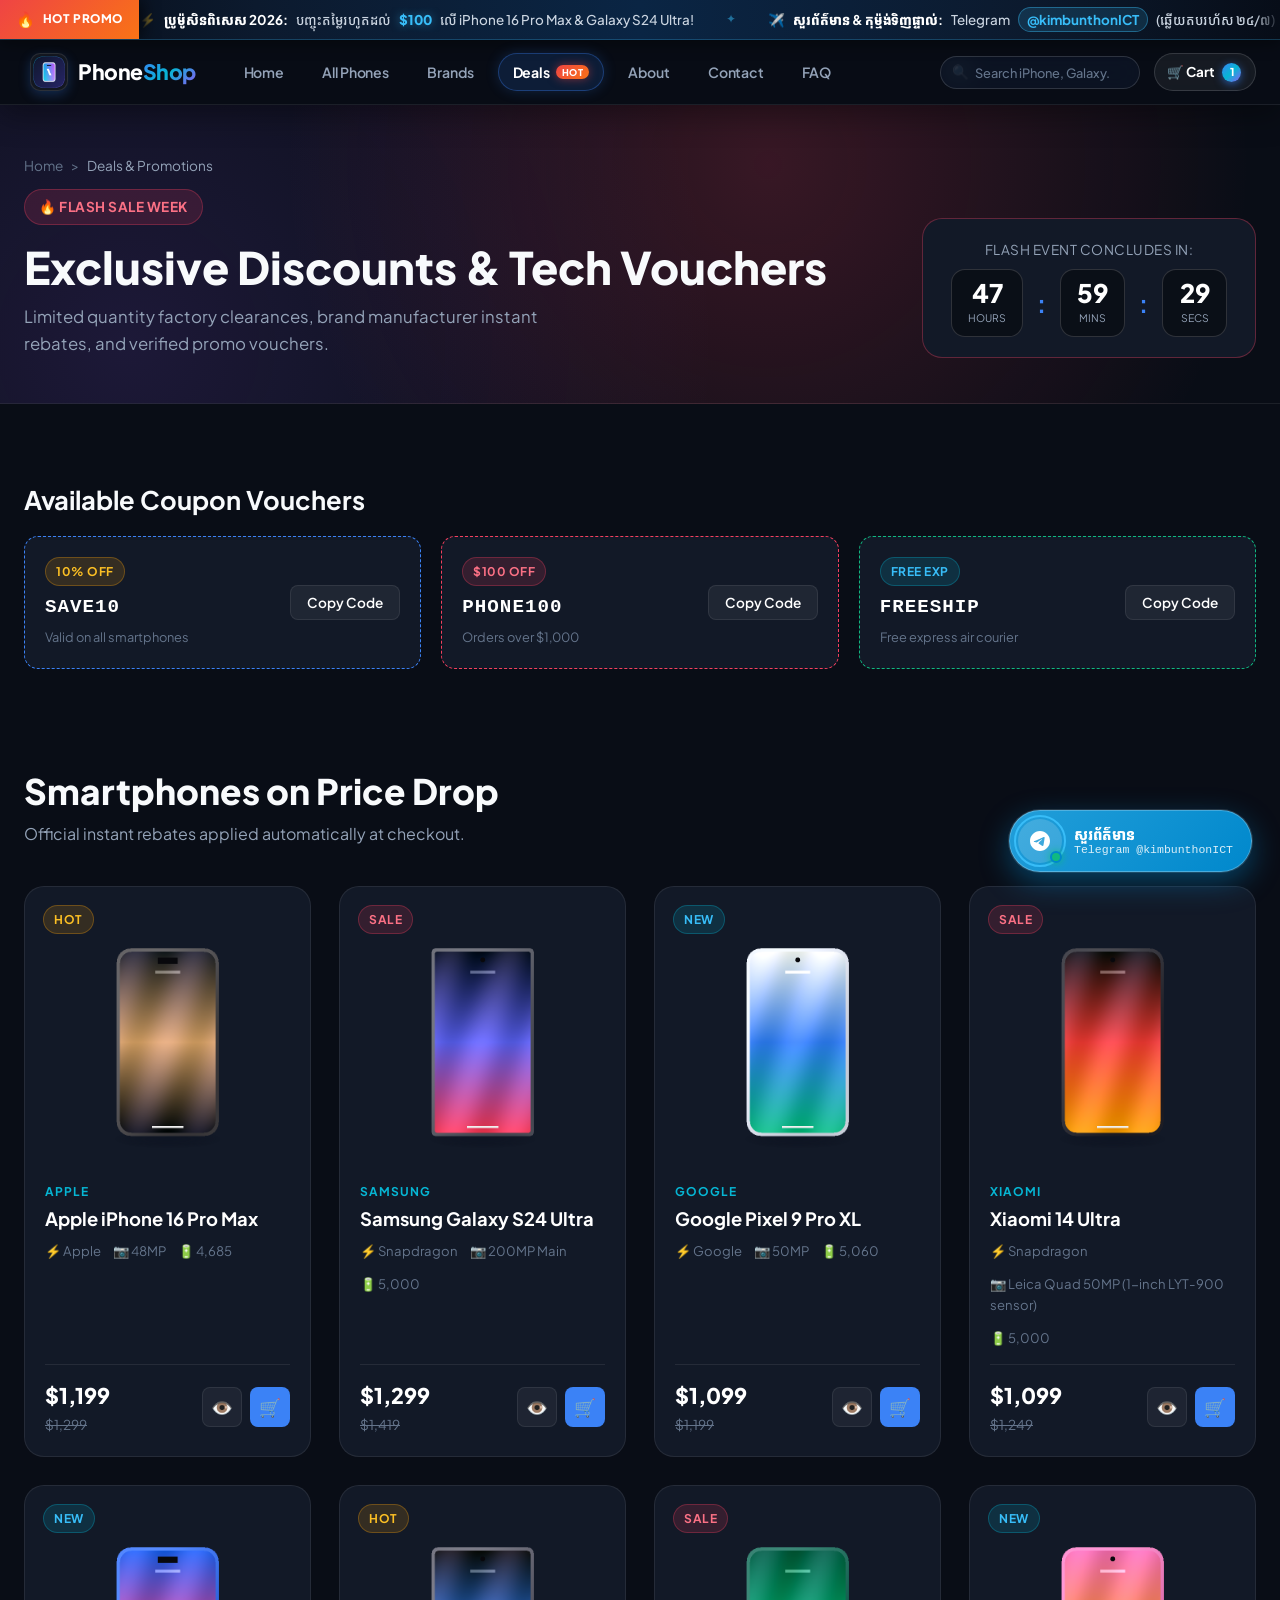
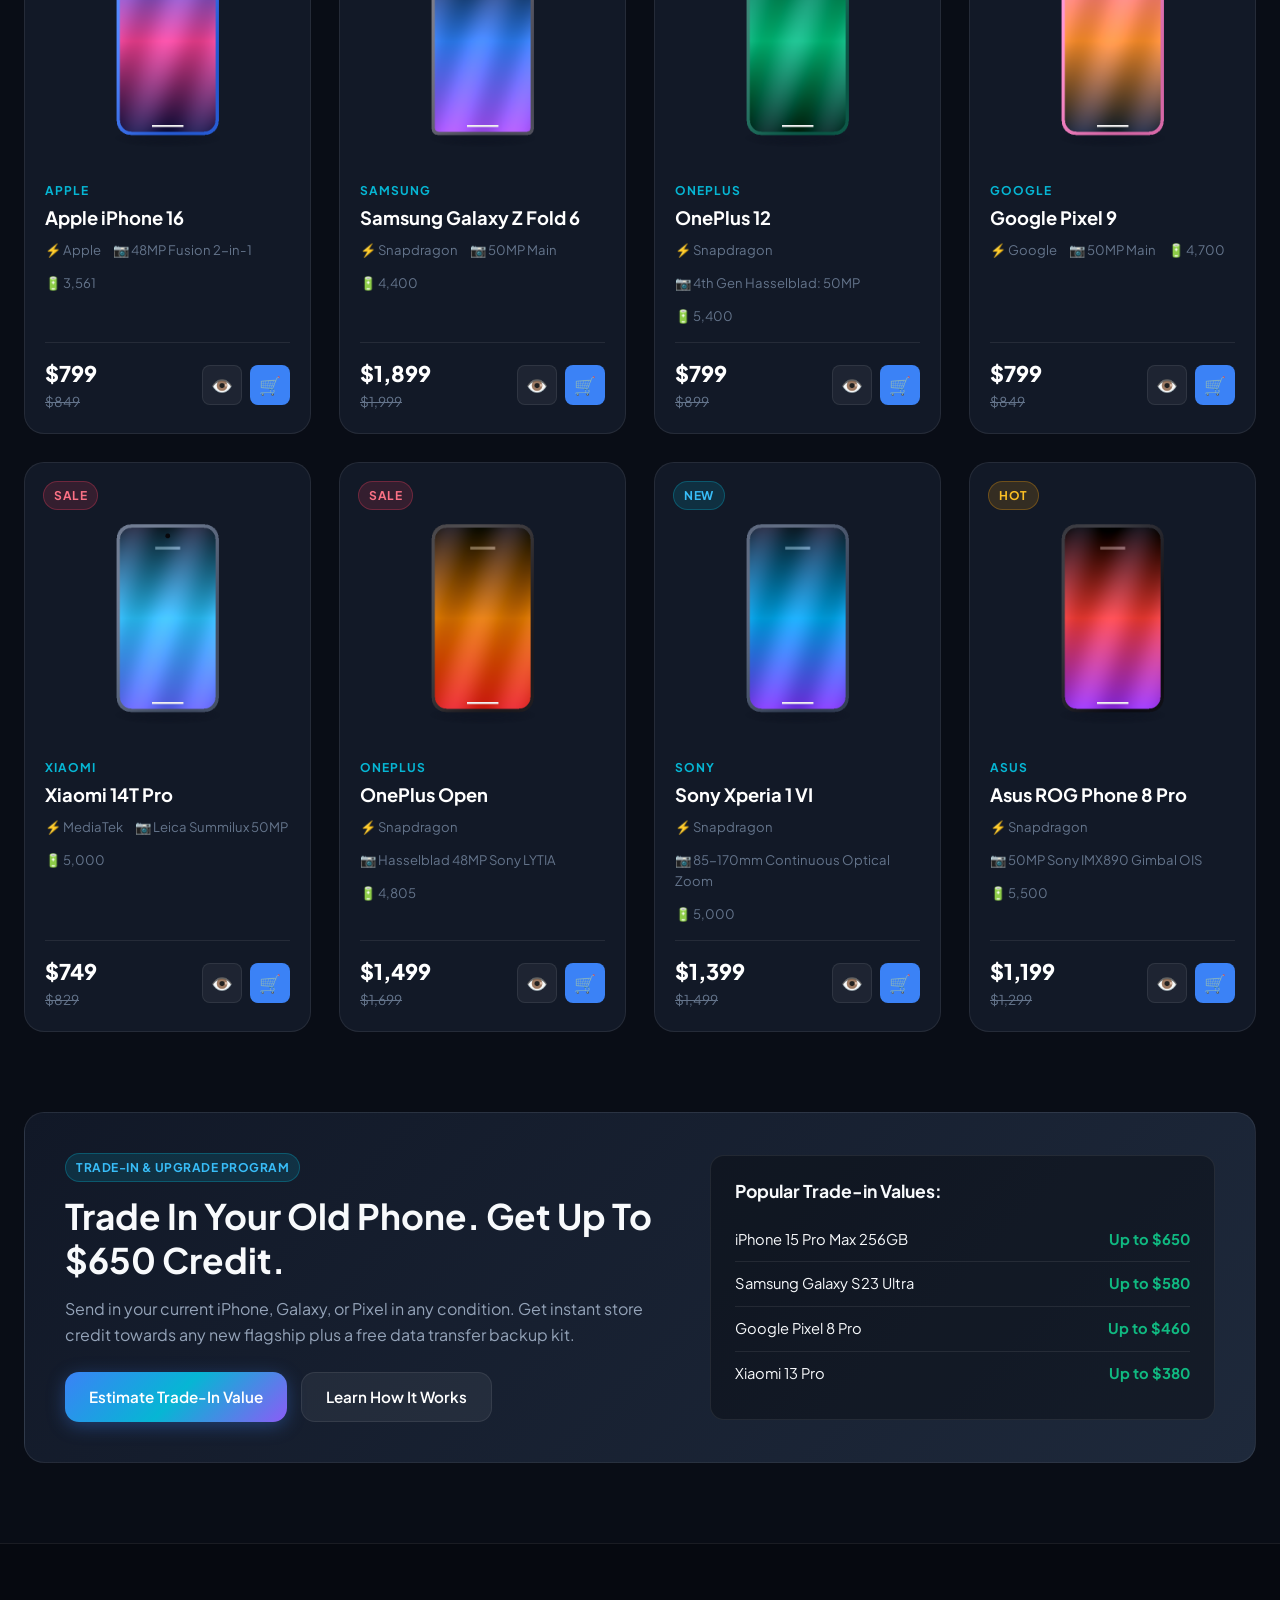
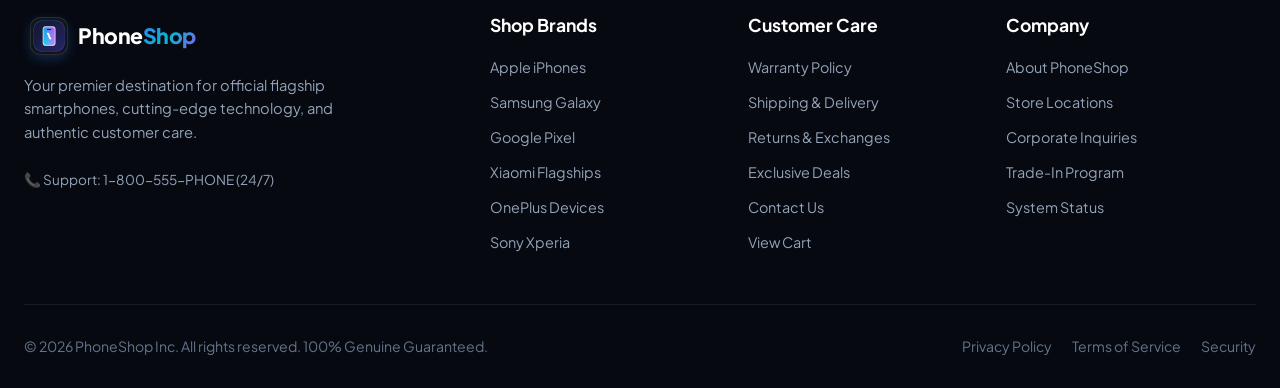
<file: deals.html>
<!DOCTYPE html>
<html lang="en">
<head>
  <meta charset="UTF-8">
  <meta name="viewport" content="width=device-width, initial-scale=1.0">
  <title>Deals & Promotions | Flash Discounts & Coupons - PhoneShop</title>
  <meta name="description" content="Shop the hottest smartphone discounts, verified coupon codes, trade-in bonuses, and bundle deals. Save up to $200 on top-tier flagships today!">
  <link rel="stylesheet" href="style.css">
  <link rel="icon" type="image/png" href="logo.png">
</head>
<body>

  <!-- Navigation -->
  <header class="navbar">
    <div class="container nav-container">
      <a href="index.html" class="logo-wrapper" id="site-logo">
        <img src="logo.png" alt="PhoneShop Logo" class="logo-img">
        <span class="logo-text">Phone<span>Shop</span></span>
      </a>

      <nav class="nav-links">
        <a href="index.html" class="nav-link">Home</a>
        <a href="products.html" class="nav-link">All Phones</a>
        <a href="brands.html" class="nav-link">Brands</a>
        <a href="deals.html" class="nav-link active">Deals <span class="nav-deal-badge">Hot</span></a>
        <a href="about.html" class="nav-link">About</a>
        <a href="contact.html" class="nav-link">Contact</a>
        <a href="faq.html" class="nav-link">FAQ</a>
      </nav>

      <div class="nav-actions">
        <div class="search-box-toggle">
          <span class="search-icon-header">🔍</span>
          <input type="text" class="search-input-header" id="global-search-input" placeholder="Search iPhone, Galaxy..." aria-label="Search smartphones">
        </div>
        <a href="cart.html" class="cart-btn" id="nav-cart-btn" aria-label="Shopping Cart">
          🛒 Cart <span class="cart-badge">0</span>
        </a>
        <button class="hamburger-btn" id="nav-toggle" aria-label="Open mobile menu">☰</button>
      </div>
    </div>
  </header>

  <!-- Mobile Drawer -->
  <div class="mobile-nav-drawer" id="mobile-drawer">
    <button class="drawer-close" aria-label="Close menu">&times;</button>
    <div class="drawer-links">
      <a href="index.html">Home</a>
      <a href="products.html">All Phones</a>
      <a href="brands.html">Brands</a>
      <a href="deals.html" class="active">Flash Deals</a>
      <a href="cart.html">My Cart (<span class="cart-badge">0</span>)</a>
      <a href="about.html">About Us</a>
      <a href="contact.html">Contact Support</a>
      <a href="faq.html">Warranty & FAQ</a>
    </div>
  </div>
  <div class="overlay" id="drawer-overlay"></div>

  <!-- Deals Hero Banner -->
  <section style="background: radial-gradient(circle at 60% 20%, rgba(244, 63, 94, 0.2) 0%, transparent 60%), radial-gradient(circle at 10% 80%, rgba(139, 92, 246, 0.15) 0%, transparent 50%); border-bottom: 1px solid var(--border-color); padding: 50px 0 45px;">
    <div class="container">
      <div style="display: flex; gap: 8px; font-size: 0.85rem; color: var(--text-dim); margin-bottom: 12px;">
        <a href="index.html">Home</a> &gt; <span style="color: var(--text-muted);">Deals & Promotions</span>
      </div>
      <div style="display: flex; justify-content: space-between; align-items: flex-end; flex-wrap: wrap; gap: 24px;">
        <div>
          <span class="badge badge-sale" style="font-size: 0.85rem; padding: 6px 14px; margin-bottom: 14px;">🔥 Flash Sale Week</span>
          <h1 style="font-size: 2.8rem; font-weight: 800; margin-bottom: 10px;">Exclusive Discounts & Tech Vouchers</h1>
          <p style="color: var(--text-muted); max-width: 580px; font-size: 1.05rem;">
            Limited quantity factory clearances, brand manufacturer instant rebates, and verified promo vouchers.
          </p>
        </div>

        <div style="background: var(--bg-card); border: 1px solid rgba(244, 63, 94, 0.35); border-radius: var(--radius-lg); padding: 20px 28px; text-align: center;">
          <div style="font-size: 0.85rem; color: var(--text-muted); text-transform: uppercase; letter-spacing: 0.5px; margin-bottom: 8px;">Flash Event Concludes In:</div>
          <div class="countdown-wrap" id="deals-countdown" style="margin: 0; justify-content: center;">
            <div class="countdown-box">
              <div class="countdown-num hours-val">47</div>
              <div class="countdown-label">Hours</div>
            </div>
            <div style="font-size: 1.5rem; font-weight: 700; color: var(--primary);">:</div>
            <div class="countdown-box">
              <div class="countdown-num mins-val">59</div>
              <div class="countdown-label">Mins</div>
            </div>
            <div style="font-size: 1.5rem; font-weight: 700; color: var(--primary);">:</div>
            <div class="countdown-box">
              <div class="countdown-num secs-val">30</div>
              <div class="countdown-label">Secs</div>
            </div>
          </div>
        </div>
      </div>
    </div>
  </section>

  <!-- Coupons Strip -->
  <section class="section" style="padding-bottom: 20px;">
    <div class="container">
      <h2 style="font-size: 1.6rem; margin-bottom: 20px;">Available Coupon Vouchers</h2>
      <div style="display: grid; grid-template-columns: repeat(auto-fit, minmax(280px, 1fr)); gap: 20px;">
        <!-- Coupon 1 -->
        <div style="background: var(--bg-card); border: 1px dashed var(--primary); border-radius: var(--radius-md); padding: 20px; display: flex; justify-content: space-between; align-items: center;">
          <div>
            <span class="badge badge-hot" style="margin-bottom: 6px;">10% OFF</span>
            <div style="font-size: 1.2rem; font-weight: 800; font-family: monospace; color: #fff; letter-spacing: 1px;">SAVE10</div>
            <div style="font-size: 0.8rem; color: var(--text-dim); margin-top: 4px;">Valid on all smartphones</div>
          </div>
          <button class="btn btn-secondary btn-sm" onclick="copyCoupon('SAVE10')">Copy Code</button>
        </div>

        <!-- Coupon 2 -->
        <div style="background: var(--bg-card); border: 1px dashed #f43f5e; border-radius: var(--radius-md); padding: 20px; display: flex; justify-content: space-between; align-items: center;">
          <div>
            <span class="badge badge-sale" style="margin-bottom: 6px;">$100 OFF</span>
            <div style="font-size: 1.2rem; font-weight: 800; font-family: monospace; color: #fff; letter-spacing: 1px;">PHONE100</div>
            <div style="font-size: 0.8rem; color: var(--text-dim); margin-top: 4px;">Orders over $1,000</div>
          </div>
          <button class="btn btn-secondary btn-sm" onclick="copyCoupon('PHONE100')">Copy Code</button>
        </div>

        <!-- Coupon 3 -->
        <div style="background: var(--bg-card); border: 1px dashed #10b981; border-radius: var(--radius-md); padding: 20px; display: flex; justify-content: space-between; align-items: center;">
          <div>
            <span class="badge badge-new" style="margin-bottom: 6px;">FREE EXP</span>
            <div style="font-size: 1.2rem; font-weight: 800; font-family: monospace; color: #fff; letter-spacing: 1px;">FREESHIP</div>
            <div style="font-size: 0.8rem; color: var(--text-dim); margin-top: 4px;">Free express air courier</div>
          </div>
          <button class="btn btn-secondary btn-sm" onclick="copyCoupon('FREESHIP')">Copy Code</button>
        </div>
      </div>
    </div>
  </section>

  <!-- Discounted Flagships Grid -->
  <section class="section">
    <div class="container">
      <div class="section-header">
        <div>
          <h2 class="section-title">Smartphones on Price Drop</h2>
          <p class="section-subtitle">Official instant rebates applied automatically at checkout.</p>
        </div>
      </div>

      <div class="products-grid" id="deals-products-grid">
        <!-- Rendered by script -->
      </div>
    </div>
  </section>

  <!-- Trade-In Promo Section -->
  <section class="container" style="margin-bottom: 80px;">
    <div style="background: linear-gradient(135deg, #111827 0%, #1e293b 100%); border: 1px solid var(--border-color); border-radius: var(--radius-lg); padding: 40px; display: grid; grid-template-columns: 1.2fr 1fr; gap: 40px; align-items: center;">
      <div>
        <span class="badge badge-new" style="margin-bottom: 12px;">Trade-In & Upgrade Program</span>
        <h2 style="font-size: 2.2rem; margin-bottom: 14px;">Trade In Your Old Phone. Get Up To $650 Credit.</h2>
        <p style="color: var(--text-muted); line-height: 1.6; margin-bottom: 24px;">
          Send in your current iPhone, Galaxy, or Pixel in any condition. Get instant store credit towards any new flagship plus a free data transfer backup kit.
        </p>
        <div style="display: flex; gap: 14px;">
          <a href="contact.html" class="btn btn-primary">Estimate Trade-In Value</a>
          <a href="faq.html" class="btn btn-secondary">Learn How It Works</a>
        </div>
      </div>

      <div style="background: rgba(0,0,0,0.3); border: 1px solid var(--border-color); border-radius: var(--radius-md); padding: 24px;">
        <h3 style="font-size: 1.1rem; margin-bottom: 16px;">Popular Trade-in Values:</h3>
        <div style="display: flex; justify-content: space-between; padding: 10px 0; border-bottom: 1px solid var(--border-color); font-size: 0.92rem;">
          <span>iPhone 15 Pro Max 256GB</span>
          <strong style="color: var(--success);">Up to $650</strong>
        </div>
        <div style="display: flex; justify-content: space-between; padding: 10px 0; border-bottom: 1px solid var(--border-color); font-size: 0.92rem;">
          <span>Samsung Galaxy S23 Ultra</span>
          <strong style="color: var(--success);">Up to $580</strong>
        </div>
        <div style="display: flex; justify-content: space-between; padding: 10px 0; border-bottom: 1px solid var(--border-color); font-size: 0.92rem;">
          <span>Google Pixel 8 Pro</span>
          <strong style="color: var(--success);">Up to $460</strong>
        </div>
        <div style="display: flex; justify-content: space-between; padding: 10px 0; font-size: 0.92rem;">
          <span>Xiaomi 13 Pro</span>
          <strong style="color: var(--success);">Up to $380</strong>
        </div>
      </div>
    </div>
  </section>

  <!-- Footer -->
  <footer class="footer">
    <div class="container">
      <div class="footer-grid">
        <div class="footer-brand">
          <a href="index.html" class="logo-wrapper">
            <img src="logo.png" alt="PhoneShop" class="logo-img">
            <span class="logo-text">Phone<span>Shop</span></span>
          </a>
          <p>
            Your premier destination for official flagship smartphones, cutting-edge technology, and authentic customer care.
          </p>
          <div style="color: var(--text-muted); font-size: 0.85rem;">
            📞 Support: 1-800-555-PHONE (24/7)
          </div>
        </div>

        <div>
          <h4 class="footer-title">Shop Brands</h4>
          <div class="footer-links">
            <a href="brands.html?brand=Apple">Apple iPhones</a>
            <a href="brands.html?brand=Samsung">Samsung Galaxy</a>
            <a href="brands.html?brand=Google">Google Pixel</a>
            <a href="brands.html?brand=Xiaomi">Xiaomi Flagships</a>
            <a href="brands.html?brand=OnePlus">OnePlus Devices</a>
            <a href="brands.html?brand=Sony">Sony Xperia</a>
          </div>
        </div>

        <div>
          <h4 class="footer-title">Customer Care</h4>
          <div class="footer-links">
            <a href="faq.html">Warranty Policy</a>
            <a href="faq.html">Shipping & Delivery</a>
            <a href="faq.html">Returns & Exchanges</a>
            <a href="deals.html">Exclusive Deals</a>
            <a href="contact.html">Contact Us</a>
            <a href="cart.html">View Cart</a>
          </div>
        </div>

        <div>
          <h4 class="footer-title">Company</h4>
          <div class="footer-links">
            <a href="about.html">About PhoneShop</a>
            <a href="about.html#locations">Store Locations</a>
            <a href="contact.html">Corporate Inquiries</a>
            <a href="faq.html">Trade-In Program</a>
            <a href="404.html">System Status</a>
          </div>
        </div>
      </div>

      <div class="footer-bottom">
        <div>&copy; 2026 PhoneShop Inc. All rights reserved. 100% Genuine Guaranteed.</div>
        <div style="display: flex; gap: 20px;">
          <a href="faq.html">Privacy Policy</a>
          <a href="faq.html">Terms of Service</a>
          <a href="faq.html">Security</a>
        </div>
      </div>
    </div>
  </footer>

  <!-- Scripts -->
  <script src="icons.js"></script>
  <script src="cart.js"></script>
  <script src="main.js"></script>
  <script>
    function copyCoupon(code) {
      navigator.clipboard.writeText(code).then(() => {
        PhoneShop.showToast(`Coupon code ${code} copied to clipboard! Apply at cart.`, 'success');
      }).catch(() => {
        PhoneShop.showToast(`Coupon code: ${code}`, 'info');
      });
    }

    document.addEventListener('DOMContentLoaded', () => {
      // Countdown
      PhoneShop.initCountdown('deals-countdown', 48);

      // Render deals products
      const grid = document.getElementById('deals-products-grid');
      const deals = PhoneShop.getDeals();
      grid.innerHTML = deals.map(p => createProductCardHTML(p)).join('');
    });
  </script>
</body>
</html>
</file>
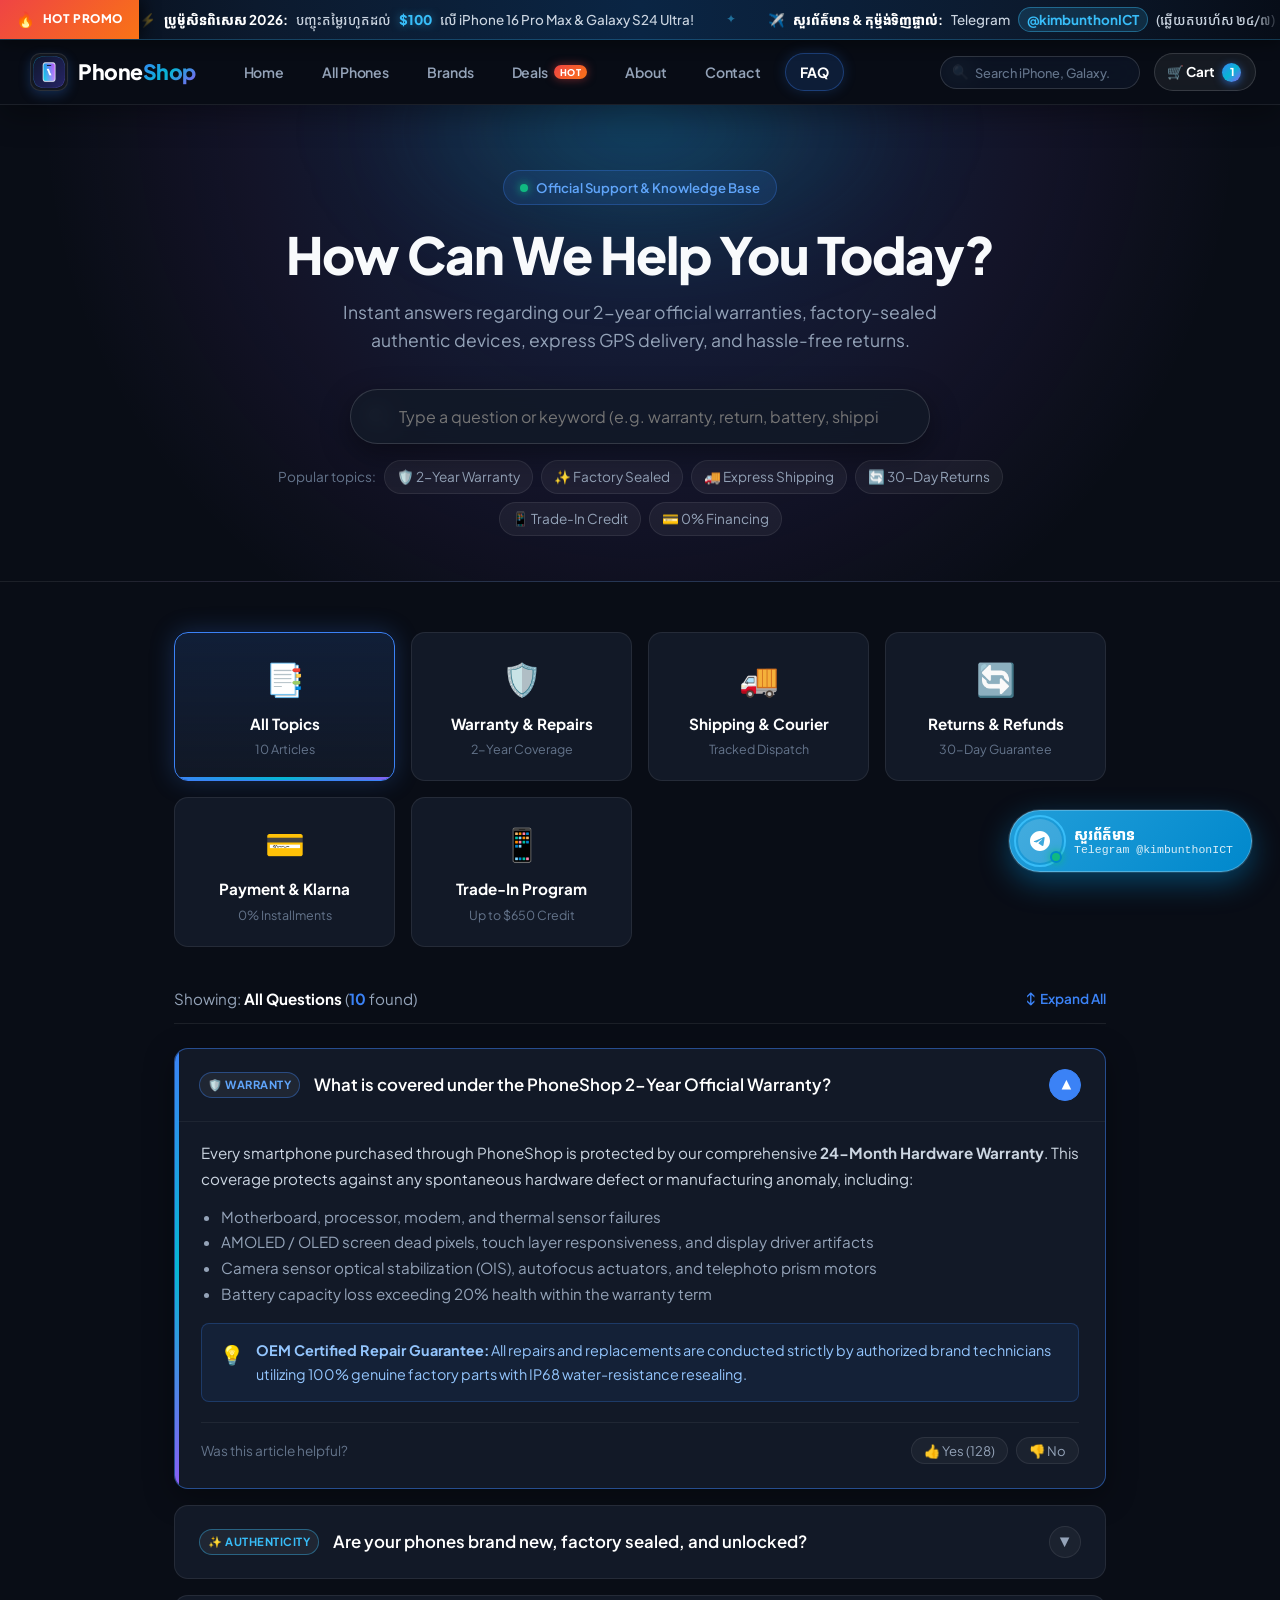
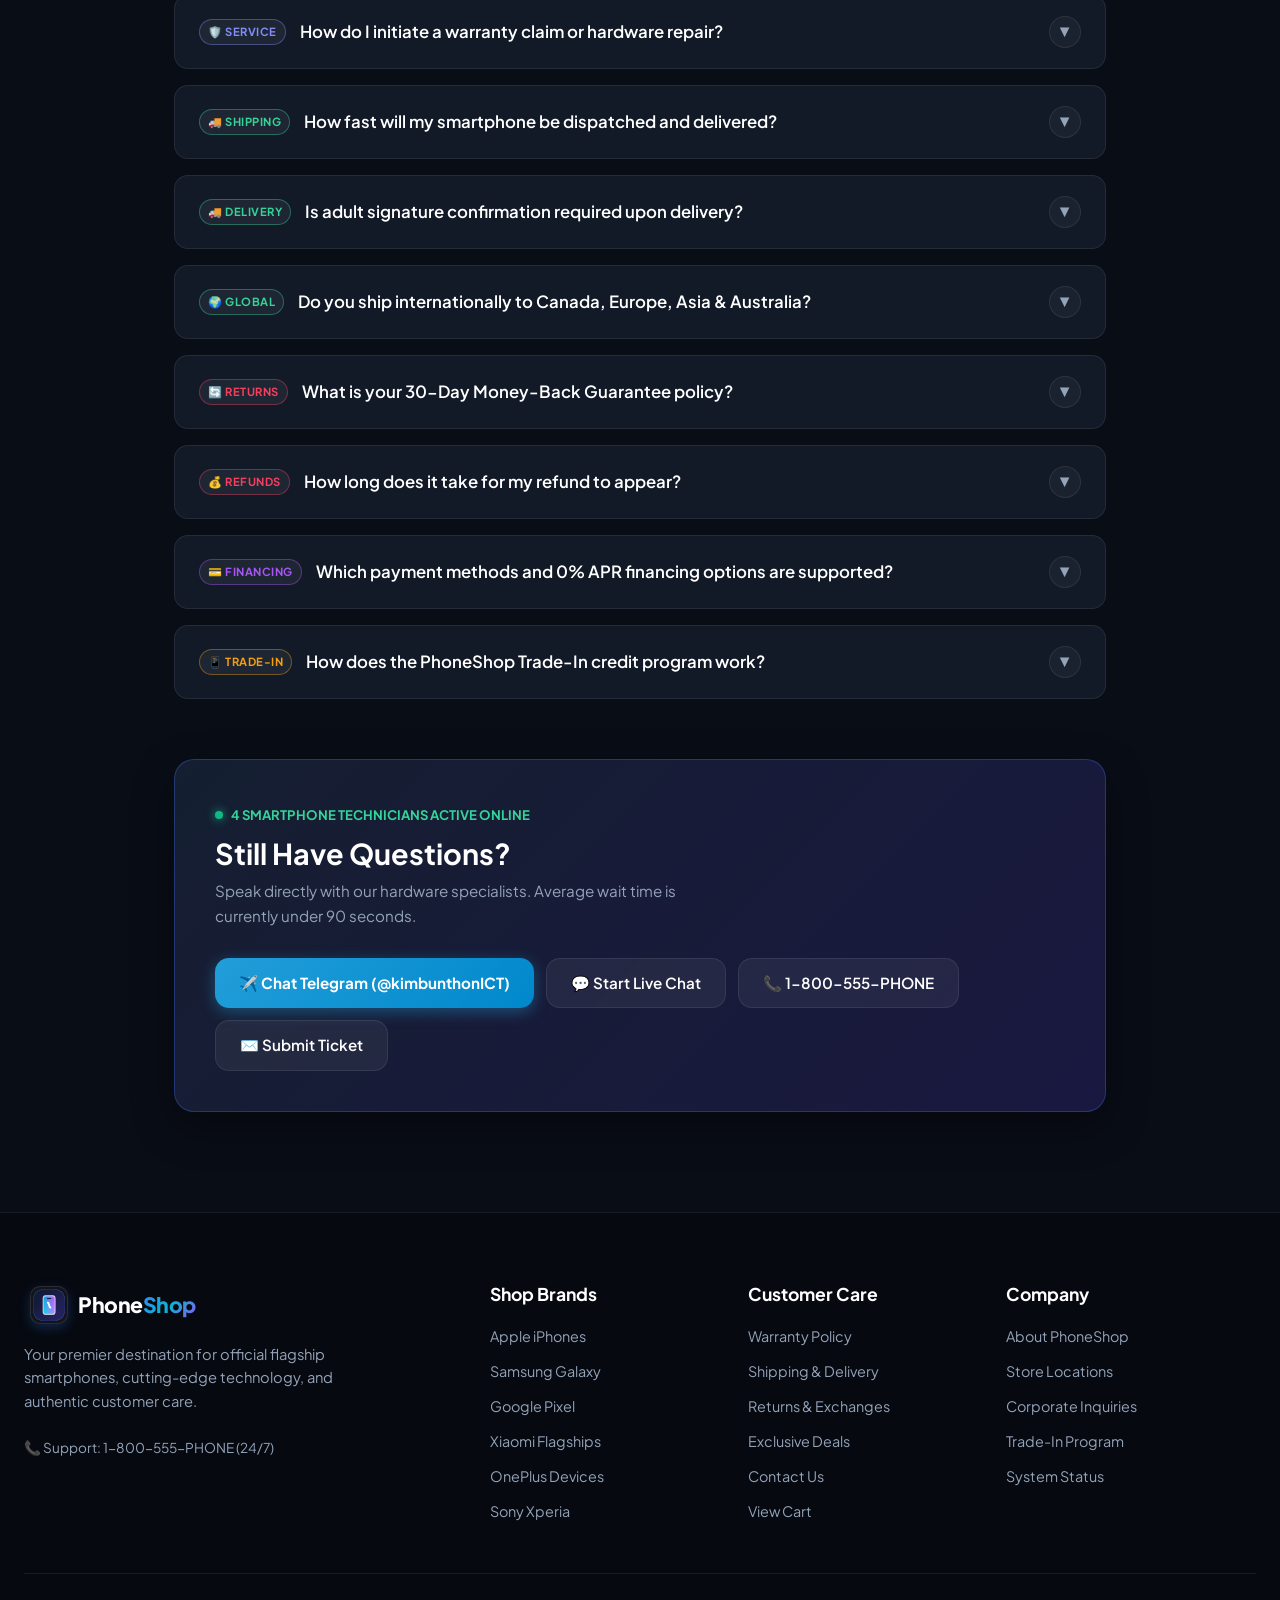
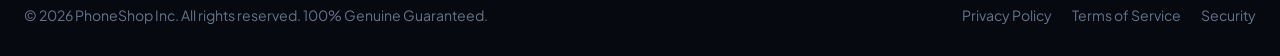
<file: faq.html>
<!DOCTYPE html>
<html lang="en">
<head>
  <meta charset="UTF-8">
  <meta name="viewport" content="width=device-width, initial-scale=1.0">
  <title>Frequently Asked Questions | PhoneShop Help Center & Knowledge Base</title>
  <meta name="description" content="Get instant answers about PhoneShop's 2-year official manufacturer warranties, factory-sealed authentic devices, same-day dispatch, and 30-day returns.">
  <link rel="stylesheet" href="style.css">
  <link rel="icon" type="image/png" href="logo.png">
</head>
<body>

  <!-- Navigation -->
  <header class="navbar">
    <div class="container nav-container">
      <a href="index.html" class="logo-wrapper" id="site-logo">
        <img src="logo.png" alt="PhoneShop Logo" class="logo-img">
        <span class="logo-text">Phone<span>Shop</span></span>
      </a>

      <nav class="nav-links">
        <a href="index.html" class="nav-link">Home</a>
        <a href="products.html" class="nav-link">All Phones</a>
        <a href="brands.html" class="nav-link">Brands</a>
        <a href="deals.html" class="nav-link">Deals <span class="nav-deal-badge">Hot</span></a>
        <a href="about.html" class="nav-link">About</a>
        <a href="contact.html" class="nav-link">Contact</a>
        <a href="faq.html" class="nav-link active">FAQ</a>
      </nav>

      <div class="nav-actions">
        <div class="search-box-toggle">
          <span class="search-icon-header">🔍</span>
          <input type="text" class="search-input-header" id="global-search-input" placeholder="Search iPhone, Galaxy..." aria-label="Search smartphones">
        </div>
        <a href="cart.html" class="cart-btn" id="nav-cart-btn" aria-label="Shopping Cart">
          🛒 Cart <span class="cart-badge">0</span>
        </a>
        <button class="hamburger-btn" id="nav-toggle" aria-label="Open mobile menu">☰</button>
      </div>
    </div>
  </header>

  <!-- Mobile Drawer -->
  <div class="mobile-nav-drawer" id="mobile-drawer">
    <button class="drawer-close" aria-label="Close menu">&times;</button>
    <div class="drawer-links">
      <a href="index.html">Home</a>
      <a href="products.html">All Phones</a>
      <a href="brands.html">Brands</a>
      <a href="deals.html">Flash Deals</a>
      <a href="cart.html">My Cart (<span class="cart-badge">0</span>)</a>
      <a href="about.html">About Us</a>
      <a href="contact.html">Contact Support</a>
      <a href="faq.html" class="active">Warranty & FAQ</a>
    </div>
  </div>
  <div class="overlay" id="drawer-overlay"></div>

  <!-- Hero & Search Section -->
  <section class="faq-hero">
    <div class="container" style="max-width: 820px; position: relative; z-index: 2;">
      <div style="display: inline-flex; align-items: center; gap: 8px; background: rgba(59, 130, 246, 0.12); border: 1px solid rgba(59, 130, 246, 0.3); border-radius: var(--radius-full); padding: 6px 16px; font-size: 0.82rem; font-weight: 600; color: #60a5fa; margin-bottom: 20px;">
        <span class="pulse-dot"></span> Official Support & Knowledge Base
      </div>

      <h1 style="font-size: 3.2rem; font-weight: 800; letter-spacing: -1px; margin-bottom: 14px; line-height: 1.15;">
        How Can We <span>Help You</span> Today?
      </h1>
      <p style="color: var(--text-muted); font-size: 1.1rem; line-height: 1.6; margin-bottom: 35px; max-width: 650px; margin-left: auto; margin-right: auto;">
        Instant answers regarding our 2-year official warranties, factory-sealed authentic devices, express GPS delivery, and hassle-free returns.
      </p>

      <!-- Search Box with Clear Button -->
      <div class="faq-search-wrapper">
        <span class="faq-search-icon">🔍</span>
        <input type="text" id="faq-search-input" class="faq-search-input" placeholder="Type a question or keyword (e.g. warranty, return, battery, shipping)..." aria-label="Search questions">
        <span class="faq-search-clear" id="faq-search-clear" title="Clear search">&times;</span>
      </div>

      <!-- Quick Popular Tags -->
      <div class="faq-popular-tags">
        <span style="color: var(--text-dim);">Popular topics:</span>
        <span class="faq-popular-tag" data-keyword="warranty">🛡️ 2-Year Warranty</span>
        <span class="faq-popular-tag" data-keyword="sealed">✨ Factory Sealed</span>
        <span class="faq-popular-tag" data-keyword="shipping">🚚 Express Shipping</span>
        <span class="faq-popular-tag" data-keyword="returns">🔄 30-Day Returns</span>
        <span class="faq-popular-tag" data-keyword="tradein">📱 Trade-In Credit</span>
        <span class="faq-popular-tag" data-keyword="installments">💳 0% Financing</span>
      </div>
    </div>
  </section>

  <!-- Main FAQ Content Section -->
  <section class="section" style="padding-top: 50px;">
    <div class="container" style="max-width: 980px;">

      <!-- Interactive Category Cards Grid -->
      <div class="faq-category-grid" id="faq-category-tabs">
        <div class="faq-category-card active" data-cat="all">
          <div class="faq-cat-icon">📑</div>
          <div class="faq-cat-title">All Topics</div>
          <div class="faq-cat-count" id="count-all">10 Articles</div>
        </div>

        <div class="faq-category-card" data-cat="warranty">
          <div class="faq-cat-icon">🛡️</div>
          <div class="faq-cat-title">Warranty & Repairs</div>
          <div class="faq-cat-count">2-Year Coverage</div>
        </div>

        <div class="faq-category-card" data-cat="shipping">
          <div class="faq-cat-icon">🚚</div>
          <div class="faq-cat-title">Shipping & Courier</div>
          <div class="faq-cat-count">Tracked Dispatch</div>
        </div>

        <div class="faq-category-card" data-cat="returns">
          <div class="faq-cat-icon">🔄</div>
          <div class="faq-cat-title">Returns & Refunds</div>
          <div class="faq-cat-count">30-Day Guarantee</div>
        </div>

        <div class="faq-category-card" data-cat="payment">
          <div class="faq-cat-icon">💳</div>
          <div class="faq-cat-title">Payment & Klarna</div>
          <div class="faq-cat-count">0% Installments</div>
        </div>

        <div class="faq-category-card" data-cat="tradein">
          <div class="faq-cat-icon">📱</div>
          <div class="faq-cat-title">Trade-In Program</div>
          <div class="faq-cat-count">Up to $650 Credit</div>
        </div>
      </div>

      <!-- Active Filter Status Bar -->
      <div style="display: flex; justify-content: space-between; align-items: center; margin-bottom: 24px; padding-bottom: 12px; border-bottom: 1px solid var(--border-color);">
        <div style="font-size: 0.95rem; color: var(--text-muted);">
          Showing: <strong id="faq-active-filter-label" style="color: #fff;">All Questions</strong>
          (<span id="faq-results-count" style="color: var(--primary); font-weight: 700;">10</span> found)
        </div>
        <button id="faq-expand-all-btn" style="color: var(--primary); font-size: 0.85rem; font-weight: 600; cursor: pointer; display: flex; align-items: center; gap: 4px;">
          <span>↕</span> Expand All
        </button>
      </div>

      <!-- Accordion List Container -->
      <div id="faq-accordion-container">

        <!-- 1. Warranty Coverage -->
        <div class="accordion-item" data-cat="warranty" data-keywords="warranty repair defect motherboard screen replacement apple samsung google">
          <div class="accordion-header">
            <div class="accordion-header-left">
              <span class="accordion-cat-badge" style="color: #60a5fa; border-color: rgba(59, 130, 246, 0.4);">🛡️ Warranty</span>
              <h3 class="accordion-header-title">What is covered under the PhoneShop 2-Year Official Warranty?</h3>
            </div>
            <div class="accordion-icon-circle">▼</div>
          </div>
          <div class="accordion-content">
            <p>Every smartphone purchased through PhoneShop is protected by our comprehensive <strong>24-Month Hardware Warranty</strong>. This coverage protects against any spontaneous hardware defect or manufacturing anomaly, including:</p>
            <ul style="margin: 12px 0 12px 20px; list-style: disc; color: var(--text-muted);">
              <li>Motherboard, processor, modem, and thermal sensor failures</li>
              <li>AMOLED / OLED screen dead pixels, touch layer responsiveness, and display driver artifacts</li>
              <li>Camera sensor optical stabilization (OIS), autofocus actuators, and telephoto prism motors</li>
              <li>Battery capacity loss exceeding 20% health within the warranty term</li>
            </ul>

            <div class="faq-tip-box">
              <span>💡</span>
              <div>
                <strong>OEM Certified Repair Guarantee:</strong> All repairs and replacements are conducted strictly by authorized brand technicians utilizing 100% genuine factory parts with IP68 water-resistance resealing.
              </div>
            </div>

            <div class="faq-feedback-row">
              <span>Was this article helpful?</span>
              <div class="faq-vote-btns">
                <button class="faq-vote-btn" onclick="voteHelpful(this, 128)">👍 Yes (128)</button>
                <button class="faq-vote-btn" onclick="voteHelpful(this, 2)">👎 No</button>
              </div>
            </div>
          </div>
        </div>

        <!-- 2. Sealed & Authenticity -->
        <div class="accordion-item" data-cat="warranty" data-keywords="sealed authentic genuine brand new imei serial unlocked fake original">
          <div class="accordion-header">
            <div class="accordion-header-left">
              <span class="accordion-cat-badge" style="color: #38bdf8; border-color: rgba(56, 189, 248, 0.4);">✨ Authenticity</span>
              <h3 class="accordion-header-title">Are your phones brand new, factory sealed, and unlocked?</h3>
            </div>
            <div class="accordion-icon-circle">▼</div>
          </div>
          <div class="accordion-content">
            <p><strong>Absolutely 100% Yes.</strong> We are an authorized direct partner for Apple, Samsung, Google, Xiaomi, OnePlus, Sony, and Asus. We maintain a zero-tolerance policy against refurbished, repackaged, or grey-market devices.</p>
            <p style="margin-top: 10px;">Every handset arrives:</p>
            <ul style="margin: 12px 0 12px 20px; list-style: disc; color: var(--text-muted);">
              <li>Factory sealed with tamper-evident manufacturer holographic pull tabs intact.</li>
              <li>Factory unlocked for all 5G / LTE GSM & CDMA carriers worldwide (T-Mobile, AT&T, Verizon, Vodafone, etc.).</li>
              <li>Fully registered with the manufacturer's global IMEI verification database.</li>
            </ul>

            <div class="faq-feedback-row">
              <span>Was this article helpful?</span>
              <div class="faq-vote-btns">
                <button class="faq-vote-btn" onclick="voteHelpful(this, 94)">👍 Yes (94)</button>
                <button class="faq-vote-btn" onclick="voteHelpful(this, 0)">👎 No</button>
              </div>
            </div>
          </div>
        </div>

        <!-- 3. Filing Claim -->
        <div class="accordion-item" data-cat="warranty" data-keywords="claim repair RMA broken process ticket replace">
          <div class="accordion-header">
            <div class="accordion-header-left">
              <span class="accordion-cat-badge" style="color: #818cf8; border-color: rgba(129, 140, 248, 0.4);">🛡️ Service</span>
              <h3 class="accordion-header-title">How do I initiate a warranty claim or hardware repair?</h3>
            </div>
            <div class="accordion-icon-circle">▼</div>
          </div>
          <div class="accordion-content">
            <p>Our warranty claim protocol is streamlined for zero friction:</p>
            <ol style="margin: 12px 0 12px 20px; list-style: decimal; color: var(--text-muted);">
              <li>Visit our <a href="contact.html" style="color: var(--primary); text-decoration: underline;">Contact Support page</a> or email <a href="mailto:support@phoneshop.io" style="color: var(--primary);">support@phoneshop.io</a> with your order number and phone IMEI.</li>
              <li>Our automated system generates an insured, prepaid priority courier shipping label within 2 hours.</li>
              <li>Once our certified laboratory receives the device, diagnostics and repair are completed within <strong>3 to 5 business days</strong>.</li>
            </ol>

            <div class="faq-tip-box">
              <span>🚀</span>
              <div>
                <strong>Need an interim device?</strong> For flagship tier repairs, ask our concierge about our complimentary courtesy loaner phone program.
              </div>
            </div>

            <div class="faq-feedback-row">
              <span>Was this article helpful?</span>
              <div class="faq-vote-btns">
                <button class="faq-vote-btn" onclick="voteHelpful(this, 53)">👍 Yes (53)</button>
                <button class="faq-vote-btn" onclick="voteHelpful(this, 1)">👎 No</button>
              </div>
            </div>
          </div>
        </div>

        <!-- 4. Shipping Speed -->
        <div class="accordion-item" data-cat="shipping" data-keywords="shipping dispatch time delivery fast overnight express courier">
          <div class="accordion-header">
            <div class="accordion-header-left">
              <span class="accordion-cat-badge" style="color: #34d399; border-color: rgba(52, 211, 153, 0.4);">🚚 Shipping</span>
              <h3 class="accordion-header-title">How fast will my smartphone be dispatched and delivered?</h3>
            </div>
            <div class="accordion-icon-circle">▼</div>
          </div>
          <div class="accordion-content">
            <p>We pride ourselves on the fastest fulfillment times in the consumer electronics sector:</p>
            <ul style="margin: 12px 0 12px 20px; list-style: disc; color: var(--text-muted);">
              <li><strong>Same-Day Dispatch:</strong> Orders placed before 3:00 PM EST (Monday–Saturday) depart our climate-controlled warehouse the very same afternoon.</li>
              <li><strong>Standard Express Courier (Free over $500):</strong> Arrives in 1 to 2 business days via FedEx / UPS Air.</li>
              <li><strong>Priority Same-Day Air:</strong> Delivered within 24 hours to qualifying metropolitan zip codes.</li>
            </ul>

            <div class="faq-feedback-row">
              <span>Was this article helpful?</span>
              <div class="faq-vote-btns">
                <button class="faq-vote-btn" onclick="voteHelpful(this, 87)">👍 Yes (87)</button>
                <button class="faq-vote-btn" onclick="voteHelpful(this, 3)">👎 No</button>
              </div>
            </div>
          </div>
        </div>

        <!-- 5. Signature Requirement -->
        <div class="accordion-item" data-cat="shipping" data-keywords="signature delivery secure package theft courier hold pickup">
          <div class="accordion-header">
            <div class="accordion-header-left">
              <span class="accordion-cat-badge" style="color: #34d399; border-color: rgba(52, 211, 153, 0.4);">🚚 Delivery</span>
              <h3 class="accordion-header-title">Is adult signature confirmation required upon delivery?</h3>
            </div>
            <div class="accordion-icon-circle">▼</div>
          </div>
          <div class="accordion-content">
            <p>Because smartphones are high-value precision electronics, <strong>all parcels require a direct adult signature</strong> at the doorstep to eliminate porch piracy risk.</p>
            <div class="faq-tip-box">
              <span>📦</span>
              <div>
                <strong>Not going to be home?</strong> Use your tracking SMS or courier app to redirect the package to your nearest verified pickup depot (FedEx Office, UPS Access Point, or Walgreens) free of charge.
              </div>
            </div>

            <div class="faq-feedback-row">
              <span>Was this article helpful?</span>
              <div class="faq-vote-btns">
                <button class="faq-vote-btn" onclick="voteHelpful(this, 41)">👍 Yes (41)</button>
                <button class="faq-vote-btn" onclick="voteHelpful(this, 1)">👎 No</button>
              </div>
            </div>
          </div>
        </div>

        <!-- 6. International Delivery -->
        <div class="accordion-item" data-cat="shipping" data-keywords="international worldwide countries customs taxes dhl duties europe asia">
          <div class="accordion-header">
            <div class="accordion-header-left">
              <span class="accordion-cat-badge" style="color: #34d399; border-color: rgba(52, 211, 153, 0.4);">🌍 Global</span>
              <h3 class="accordion-header-title">Do you ship internationally to Canada, Europe, Asia & Australia?</h3>
            </div>
            <div class="accordion-icon-circle">▼</div>
          </div>
          <div class="accordion-content">
            <p>Yes, PhoneShop proudly delivers to over <strong>65 countries worldwide</strong> through DHL Express Worldwide and FedEx International Priority.</p>
            <p style="margin-top: 10px;">Import tariffs, VAT, and brokerage fees are calculated transparently during checkout so there are never any unexpected COD charges when your device crosses borders.</p>

            <div class="faq-feedback-row">
              <span>Was this article helpful?</span>
              <div class="faq-vote-btns">
                <button class="faq-vote-btn" onclick="voteHelpful(this, 35)">👍 Yes (35)</button>
                <button class="faq-vote-btn" onclick="voteHelpful(this, 2)">👎 No</button>
              </div>
            </div>
          </div>
        </div>

        <!-- 7. 30-Day Money-Back Policy -->
        <div class="accordion-item" data-cat="returns" data-keywords="returns return policy 30-day refund exchange money back satisfaction restocking">
          <div class="accordion-header">
            <div class="accordion-header-left">
              <span class="accordion-cat-badge" style="color: #f43f5e; border-color: rgba(244, 63, 94, 0.4);">🔄 Returns</span>
              <h3 class="accordion-header-title">What is your 30-Day Money-Back Guarantee policy?</h3>
            </div>
            <div class="accordion-icon-circle">▼</div>
          </div>
          <div class="accordion-content">
            <p>We want you to be completely enamored with your new phone. If for any reason you change your mind within <strong>30 days of delivery</strong>, you may return the device for a 100% full refund or seamless exchange.</p>
            <ul style="margin: 12px 0 12px 20px; list-style: disc; color: var(--text-muted);">
              <li><strong>Zero Restocking Fees:</strong> Unlike carrier stores, we never penalize you for testing your device.</li>
              <li><strong>Prepaid Return Shipping:</strong> We provide a complimentary return postage label.</li>
              <li><strong>Condition:</strong> The phone should be returned in original cosmetic condition with the box and bundled accessories (cables, manuals).</li>
            </ul>

            <div class="faq-feedback-row">
              <span>Was this article helpful?</span>
              <div class="faq-vote-btns">
                <button class="faq-vote-btn" onclick="voteHelpful(this, 110)">👍 Yes (110)</button>
                <button class="faq-vote-btn" onclick="voteHelpful(this, 4)">👎 No</button>
              </div>
            </div>
          </div>
        </div>

        <!-- 8. Refund Timing -->
        <div class="accordion-item" data-cat="returns" data-keywords="refund timeframe days bank card credited timeline">
          <div class="accordion-header">
            <div class="accordion-header-left">
              <span class="accordion-cat-badge" style="color: #f43f5e; border-color: rgba(244, 63, 94, 0.4);">💰 Refunds</span>
              <h3 class="accordion-header-title">How long does it take for my refund to appear?</h3>
            </div>
            <div class="accordion-icon-circle">▼</div>
          </div>
          <div class="accordion-content">
            <p>Once our intake warehouse inspects your returned phone (within 24 hours of arrival), the refund is immediately triggered to your original payment method.</p>
            <p style="margin-top: 10px;">Credit card settlements typically post to your statement within <strong>2 to 4 business days</strong>. Apple Pay and PayPal transactions usually appear within a few hours.</p>

            <div class="faq-feedback-row">
              <span>Was this article helpful?</span>
              <div class="faq-vote-btns">
                <button class="faq-vote-btn" onclick="voteHelpful(this, 49)">👍 Yes (49)</button>
                <button class="faq-vote-btn" onclick="voteHelpful(this, 1)">👎 No</button>
              </div>
            </div>
          </div>
        </div>

        <!-- 9. Payments & Financing -->
        <div class="accordion-item" data-cat="payment" data-keywords="payments klarna affirm financing installments apr monthly credit card apple pay paypal">
          <div class="accordion-header">
            <div class="accordion-header-left">
              <span class="accordion-cat-badge" style="color: #a855f7; border-color: rgba(168, 85, 247, 0.4);">💳 Financing</span>
              <h3 class="accordion-header-title">Which payment methods and 0% APR financing options are supported?</h3>
            </div>
            <div class="accordion-icon-circle">▼</div>
          </div>
          <div class="accordion-content">
            <p>We accept all modern secure payment gateways:</p>
            <ul style="margin: 12px 0 12px 20px; list-style: disc; color: var(--text-muted);">
              <li><strong>ABA PAY & Bakong KHQR (Recommended):</strong> Scan and pay instantly with 0% processing fees using ABA Mobile, Bakong, or any Cambodian mobile banking app (<a href="https://pay.ababank.com/oRF8/5a5v9i4k" target="_blank" style="color: #00b2e3; font-weight: 700;">pay.ababank.com</a>).</li>
              <li><strong>Cards:</strong> Visa, MasterCard, American Express, Discover, JCB, and UnionPay.</li>
              <li><strong>Digital Wallets:</strong> Apple Pay, Google Pay, PayPal One-Touch.</li>
              <li><strong>Cash on Delivery (COD):</strong> Pay upon arrival and physical inspection of your sealed flagship.</li>
            </ul>

            <div class="faq-feedback-row">
              <span>Was this article helpful?</span>
              <div class="faq-vote-btns">
                <button class="faq-vote-btn" onclick="voteHelpful(this, 62)">👍 Yes (62)</button>
                <button class="faq-vote-btn" onclick="voteHelpful(this, 2)">👎 No</button>
              </div>
            </div>
          </div>
        </div>

        <!-- 10. Trade-In Program -->
        <div class="accordion-item" data-cat="tradein" data-keywords="trade in credit old phone sell upgrade bonus assessment kit">
          <div class="accordion-header">
            <div class="accordion-header-left">
              <span class="accordion-cat-badge" style="color: #f59e0b; border-color: rgba(245, 158, 11, 0.4);">📱 Trade-In</span>
              <h3 class="accordion-header-title">How does the PhoneShop Trade-In credit program work?</h3>
            </div>
            <div class="accordion-icon-circle">▼</div>
          </div>
          <div class="accordion-content">
            <p>Upgrading is simple with our 4-step Trade-In exchange program:</p>
            <ol style="margin: 12px 0 12px 20px; list-style: decimal; color: var(--text-muted);">
              <li>Select your current phone model on our <a href="deals.html" style="color: var(--primary);">Deals page</a> for an instant appraisal value (up to $650).</li>
              <li>We send you your new sealed flagship together with a padded, shockproof prepaid trade-in return kit.</li>
              <li>Take up to 14 days to transfer all your photos, accounts, and 2FA keys at your own convenience.</li>
              <li>Drop your old phone in the mailer box. The verified value is credited directly back to your payment card.</li>
            </ol>

            <div class="faq-feedback-row">
              <span>Was this article helpful?</span>
              <div class="faq-vote-btns">
                <button class="faq-vote-btn" onclick="voteHelpful(this, 78)">👍 Yes (78)</button>
                <button class="faq-vote-btn" onclick="voteHelpful(this, 3)">👎 No</button>
              </div>
            </div>
          </div>
        </div>

      </div>

      <!-- Empty Search Results State -->
      <div id="faq-empty-state" style="display: none; text-align: center; padding: 60px 20px; background: var(--bg-card); border-radius: var(--radius-lg); border: 1px dashed var(--border-color); margin-top: 20px;">
        <div style="font-size: 3rem; margin-bottom: 16px;">🔍</div>
        <h3 style="font-size: 1.4rem; margin-bottom: 8px;">No matching help topics found</h3>
        <p style="color: var(--text-muted); max-width: 440px; margin: 0 auto 24px;">
          We couldn't find an answer matching your query. Our 24/7 human technical team is available right now to assist you directly.
        </p>
        <button class="btn btn-primary" onclick="resetFaqSearch()">View All Topics</button>
      </div>

      <!-- Live Concierge Help Card -->
      <div class="faq-concierge-card" style="margin-top: 60px; margin-bottom: 20px;">
        <div>
          <div style="display: inline-flex; align-items: center; gap: 8px; font-size: 0.82rem; color: #34d399; font-weight: 700; text-transform: uppercase; margin-bottom: 10px;">
            <span class="pulse-dot"></span> 4 Smartphone Technicians Active Online
          </div>
          <h2 style="font-size: 1.8rem; margin-bottom: 8px; color: #fff;">Still Have Questions?</h2>
          <p style="color: var(--text-muted); font-size: 0.95rem; max-width: 480px; line-height: 1.6;">
            Speak directly with our hardware specialists. Average wait time is currently under 90 seconds.
          </p>
        </div>

        <div style="display: flex; gap: 12px; flex-wrap: wrap;">
          <a href="https://t.me/kimbunthonICT" target="_blank" rel="noopener" class="btn btn-primary" style="background: linear-gradient(135deg, #229ED9 0%, #0088cc 100%); border: none; font-weight: 700; box-shadow: 0 4px 15px rgba(34, 158, 217, 0.4);">
            ✈️ Chat Telegram (@kimbunthonICT)
          </a>
          <button class="btn btn-secondary" onclick="PhoneShop.showToast('Connecting with available smartphone technician... 🎧', 'info')">
            💬 Start Live Chat
          </button>
          <a href="tel:18005557466" class="btn btn-secondary">
            📞 1-800-555-PHONE
          </a>
          <a href="contact.html" class="btn btn-secondary">
            ✉️ Submit Ticket
          </a>
        </div>
      </div>

    </div>
  </section>

  <!-- Footer -->
  <footer class="footer">
    <div class="container">
      <div class="footer-grid">
        <div class="footer-brand">
          <a href="index.html" class="logo-wrapper">
            <img src="logo.png" alt="PhoneShop" class="logo-img">
            <span class="logo-text">Phone<span>Shop</span></span>
          </a>
          <p>
            Your premier destination for official flagship smartphones, cutting-edge technology, and authentic customer care.
          </p>
          <div style="color: var(--text-muted); font-size: 0.85rem;">
            📞 Support: 1-800-555-PHONE (24/7)
          </div>
        </div>

        <div>
          <h4 class="footer-title">Shop Brands</h4>
          <div class="footer-links">
            <a href="brands.html?brand=Apple">Apple iPhones</a>
            <a href="brands.html?brand=Samsung">Samsung Galaxy</a>
            <a href="brands.html?brand=Google">Google Pixel</a>
            <a href="brands.html?brand=Xiaomi">Xiaomi Flagships</a>
            <a href="brands.html?brand=OnePlus">OnePlus Devices</a>
            <a href="brands.html?brand=Sony">Sony Xperia</a>
          </div>
        </div>

        <div>
          <h4 class="footer-title">Customer Care</h4>
          <div class="footer-links">
            <a href="faq.html">Warranty Policy</a>
            <a href="faq.html">Shipping & Delivery</a>
            <a href="faq.html">Returns & Exchanges</a>
            <a href="deals.html">Exclusive Deals</a>
            <a href="contact.html">Contact Us</a>
            <a href="cart.html">View Cart</a>
          </div>
        </div>

        <div>
          <h4 class="footer-title">Company</h4>
          <div class="footer-links">
            <a href="about.html">About PhoneShop</a>
            <a href="about.html#locations">Store Locations</a>
            <a href="contact.html">Corporate Inquiries</a>
            <a href="faq.html">Trade-In Program</a>
            <a href="404.html">System Status</a>
          </div>
        </div>
      </div>

      <div class="footer-bottom">
        <div>&copy; 2026 PhoneShop Inc. All rights reserved. 100% Genuine Guaranteed.</div>
        <div style="display: flex; gap: 20px;">
          <a href="faq.html">Privacy Policy</a>
          <a href="faq.html">Terms of Service</a>
          <a href="faq.html">Security</a>
        </div>
      </div>
    </div>
  </footer>

  <!-- Scripts -->
  <script src="icons.js"></script>
  <script src="cart.js"></script>
  <script src="main.js"></script>
  <script>
    let allExpanded = false;

    document.addEventListener('DOMContentLoaded', () => {
      const items = document.querySelectorAll('.accordion-item');
      const cards = document.querySelectorAll('.faq-category-card');
      const searchInput = document.getElementById('faq-search-input');
      const searchClear = document.getElementById('faq-search-clear');
      const filterLabel = document.getElementById('faq-active-filter-label');
      const resultsCount = document.getElementById('faq-results-count');
      const emptyState = document.getElementById('faq-empty-state');
      const expandAllBtn = document.getElementById('faq-expand-all-btn');
      const popularTags = document.querySelectorAll('.faq-popular-tag');

      // Category titles dictionary
      const categoryTitles = {
        'all': 'All Questions',
        'warranty': 'Warranty & Repair Policies',
        'shipping': 'Shipping, Dispatch & Delivery',
        'returns': 'Returns & Refund Guarantees',
        'payment': 'Payment Methods & Financing',
        'tradein': 'Trade-In Evaluation & Upgrades'
      };

      // Accordion toggle
      items.forEach(item => {
        const header = item.querySelector('.accordion-header');
        header.addEventListener('click', () => {
          const isOpen = item.classList.contains('active');
          if (isOpen) {
            item.classList.remove('active');
          } else {
            item.classList.add('active');
          }
        });
      });

      // Filter logic
      function filterFaq() {
        const activeCard = document.querySelector('.faq-category-card.active');
        const selectedCat = activeCard ? activeCard.getAttribute('data-cat') : 'all';
        const query = searchInput.value.toLowerCase().trim();

        // Toggle clear button
        searchClear.style.display = query.length > 0 ? 'block' : 'none';

        let visibleCount = 0;

        items.forEach(item => {
          const itemCat = item.getAttribute('data-cat');
          const itemKeywords = (item.getAttribute('data-keywords') || '').toLowerCase();
          const itemText = item.textContent.toLowerCase();

          const catMatches = (selectedCat === 'all' || itemCat === selectedCat);
          const queryMatches = !query || itemKeywords.includes(query) || itemText.includes(query);

          if (catMatches && queryMatches) {
            item.style.display = 'block';
            visibleCount++;
            if (query) {
              item.classList.add('active'); // Auto expand matching queries
            }
          } else {
            item.style.display = 'none';
          }
        });

        resultsCount.textContent = visibleCount;
        filterLabel.textContent = query ? `Results for "${query}"` : (categoryTitles[selectedCat] || 'Help Topics');

        if (visibleCount === 0) {
          emptyState.style.display = 'block';
        } else {
          emptyState.style.display = 'none';
        }
      }

      // Category Cards Click
      cards.forEach(card => {
        card.addEventListener('click', () => {
          cards.forEach(c => c.classList.remove('active'));
          card.classList.add('active');
          searchInput.value = '';
          filterFaq();
        });
      });

      // Search input listener
      searchInput.addEventListener('input', filterFaq);

      // Search Clear button
      searchClear.addEventListener('click', () => {
        searchInput.value = '';
        searchInput.focus();
        filterFaq();
      });

      // Popular tag clicks
      popularTags.forEach(tag => {
        tag.addEventListener('click', () => {
          const kw = tag.getAttribute('data-keyword');
          searchInput.value = kw;
          filterFaq();
        });
      });

      // Expand / Collapse All
      expandAllBtn.addEventListener('click', () => {
        allExpanded = !allExpanded;
        items.forEach(item => {
          if (item.style.display !== 'none') {
            if (allExpanded) {
              item.classList.add('active');
            } else {
              item.classList.remove('active');
            }
          }
        });
        expandAllBtn.innerHTML = allExpanded ? '<span>↕</span> Collapse All' : '<span>↕</span> Expand All';
      });

      // Open first accordion item by default
      if (items.length > 0) items[0].classList.add('active');
    });

    function resetFaqSearch() {
      const searchInput = document.getElementById('faq-search-input');
      const allTab = document.querySelector('.faq-category-card[data-cat="all"]');
      searchInput.value = '';
      if (allTab) allTab.click();
    }

    function voteHelpful(btn, currentCount) {
      if (btn.classList.contains('voted')) return;
      btn.classList.add('voted');
      if (btn.textContent.includes('Yes')) {
        btn.textContent = `👍 Thank you! (${currentCount + 1})`;
        PhoneShop.showToast('Thank you for your feedback!', 'success');
      } else {
        btn.textContent = `👎 Noted, thank you.`;
        PhoneShop.showToast('Feedback noted. We will improve this article!', 'info');
      }
    }
  </script>
</body>
</html>
</file>
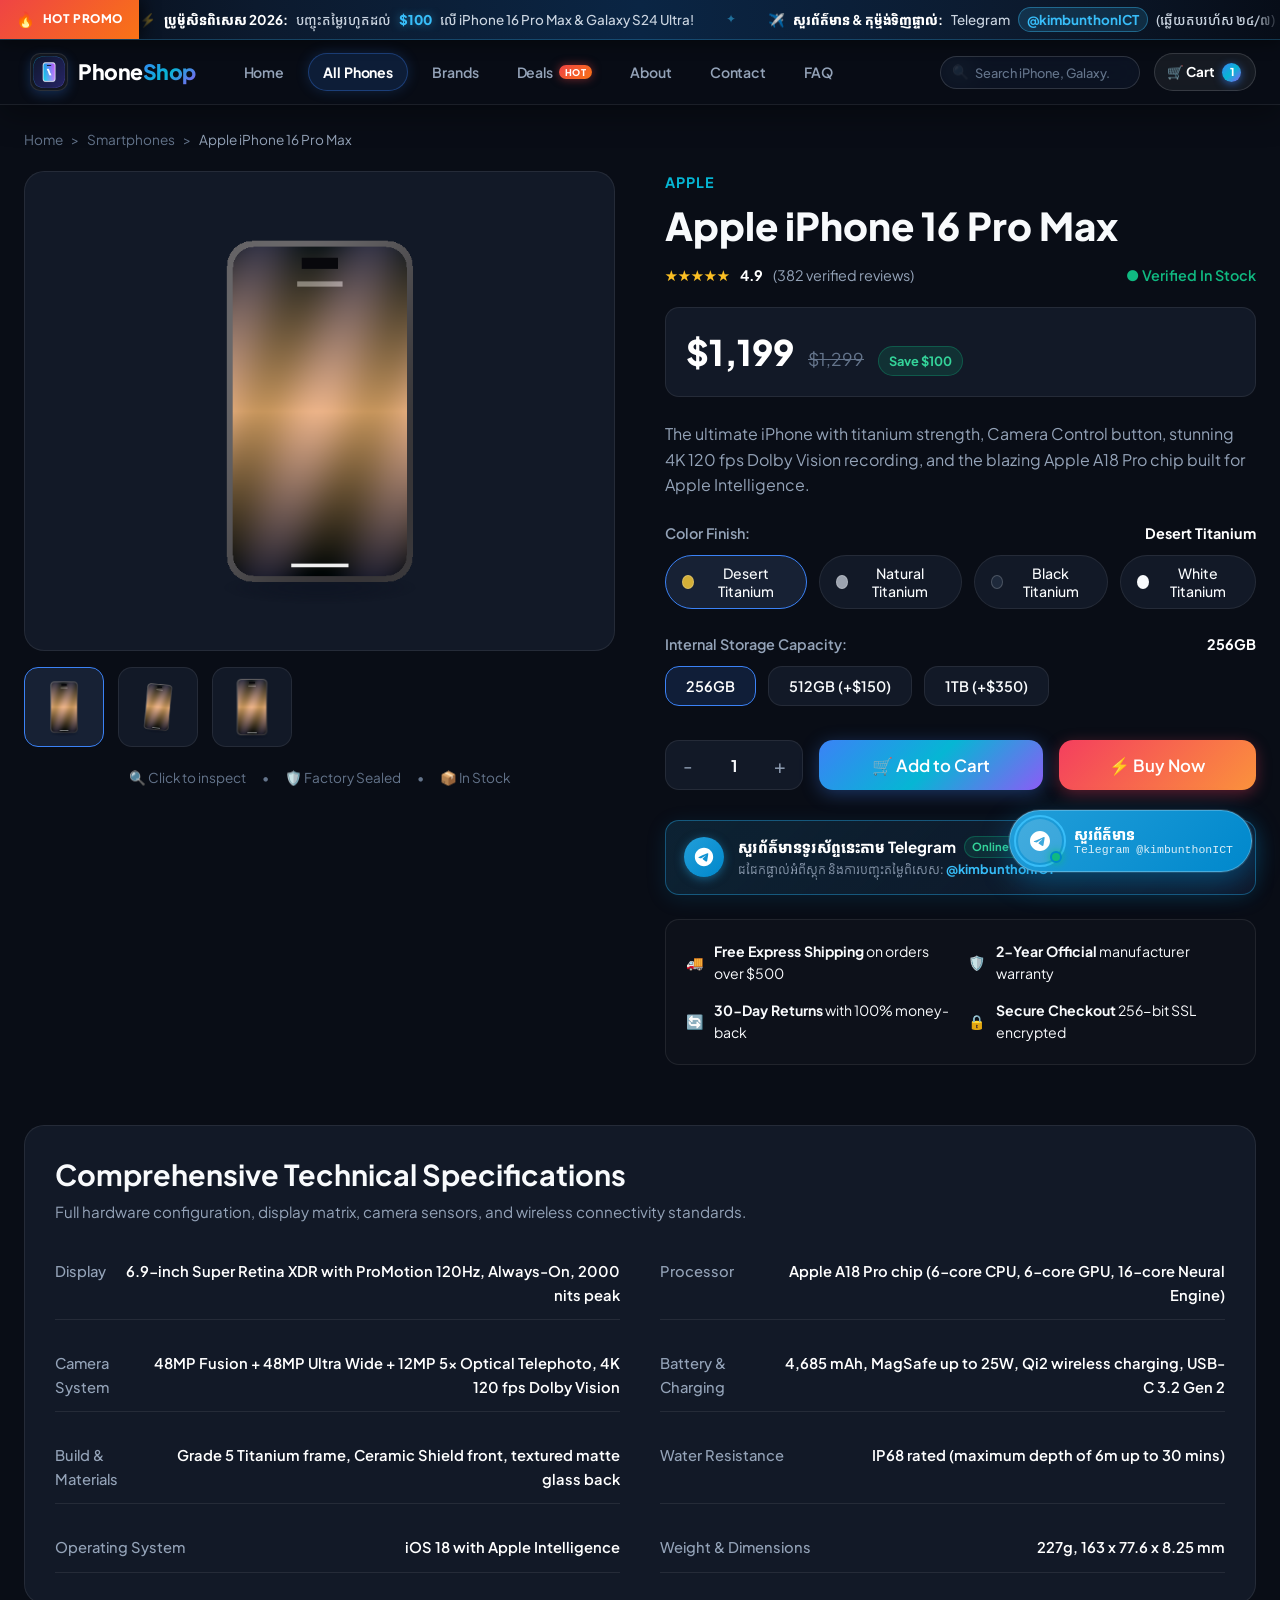
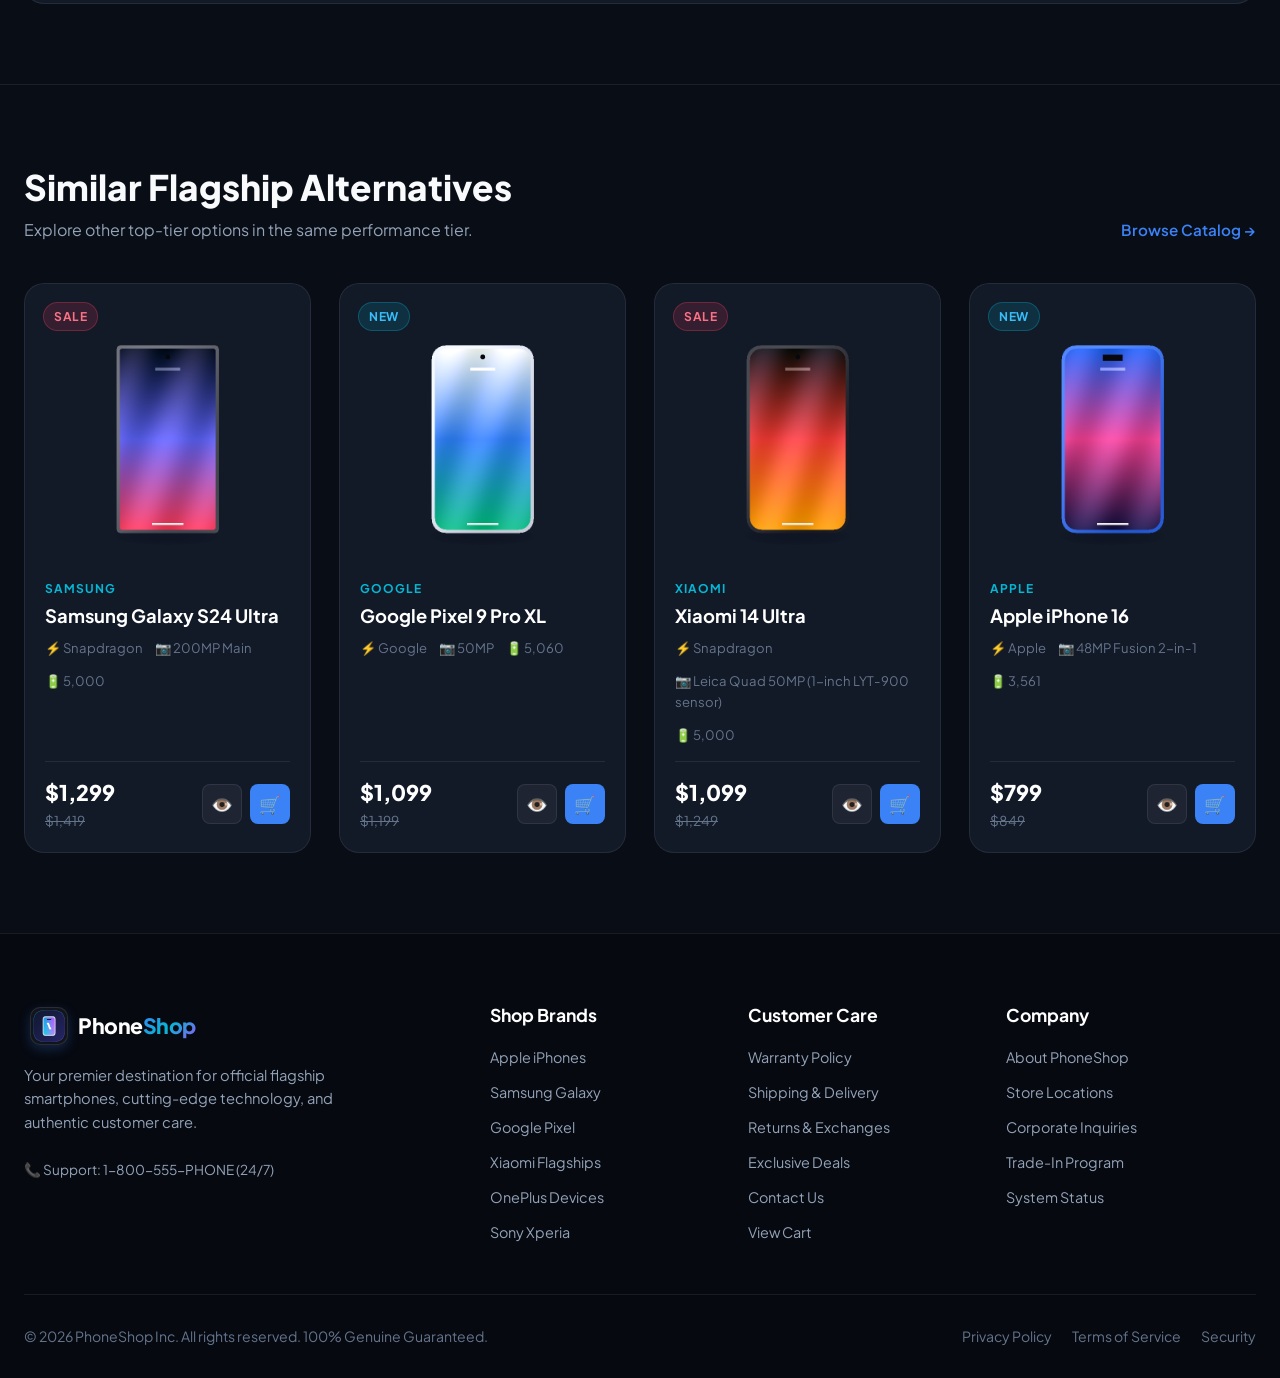
<file: product-detail.html>
<!DOCTYPE html>
<html lang="en">
<head>
  <meta charset="UTF-8">
  <meta name="viewport" content="width=device-width, initial-scale=1.0">
  <title>Phone Details & Tech Specs | PhoneShop</title>
  <meta name="description" content="View full technical specifications, high-res photos, color options, storage capacities, and pricing for this official smartphone.">
  <link rel="stylesheet" href="style.css">
  <link rel="icon" type="image/png" href="logo.png">
</head>
<body>

  <!-- Navigation -->
  <header class="navbar">
    <div class="container nav-container">
      <a href="index.html" class="logo-wrapper" id="site-logo">
        <img src="logo.png" alt="PhoneShop Logo" class="logo-img">
        <span class="logo-text">Phone<span>Shop</span></span>
      </a>

      <nav class="nav-links">
        <a href="index.html" class="nav-link">Home</a>
        <a href="products.html" class="nav-link active">All Phones</a>
        <a href="brands.html" class="nav-link">Brands</a>
        <a href="deals.html" class="nav-link">Deals <span class="nav-deal-badge">Hot</span></a>
        <a href="about.html" class="nav-link">About</a>
        <a href="contact.html" class="nav-link">Contact</a>
        <a href="faq.html" class="nav-link">FAQ</a>
      </nav>

      <div class="nav-actions">
        <div class="search-box-toggle">
          <span class="search-icon-header">🔍</span>
          <input type="text" class="search-input-header" id="global-search-input" placeholder="Search iPhone, Galaxy..." aria-label="Search smartphones">
        </div>
        <a href="cart.html" class="cart-btn" id="nav-cart-btn" aria-label="Shopping Cart">
          🛒 Cart <span class="cart-badge">0</span>
        </a>
        <button class="hamburger-btn" id="nav-toggle" aria-label="Open mobile menu">☰</button>
      </div>
    </div>
  </header>

  <!-- Mobile Drawer -->
  <div class="mobile-nav-drawer" id="mobile-drawer">
    <button class="drawer-close" aria-label="Close menu">&times;</button>
    <div class="drawer-links">
      <a href="index.html">Home</a>
      <a href="products.html" class="active">All Phones</a>
      <a href="brands.html">Brands</a>
      <a href="deals.html">Flash Deals</a>
      <a href="cart.html">My Cart (<span class="cart-badge">0</span>)</a>
      <a href="about.html">About Us</a>
      <a href="contact.html">Contact Support</a>
      <a href="faq.html">Warranty & FAQ</a>
    </div>
  </div>
  <div class="overlay" id="drawer-overlay"></div>

  <!-- Breadcrumbs -->
  <div class="container" style="padding-top: 24px;">
    <div style="display: flex; gap: 8px; font-size: 0.85rem; color: var(--text-dim);">
      <a href="index.html">Home</a> &gt;
      <a href="products.html">Smartphones</a> &gt;
      <span id="detail-crumb-name" style="color: var(--text-muted);">Product Details</span>
    </div>
  </div>

  <!-- Product Detail Core Section -->
  <section class="section" style="padding-top: 20px;">
    <div class="container product-detail-layout">
      <!-- Gallery Column -->
      <div class="detail-gallery">
        <div class="main-image-frame" id="main-image-wrapper">
          <img id="detail-main-img" src="iphone-16-pro-max.png" alt="Phone Front View">
        </div>
        <div class="gallery-thumbs" id="detail-gallery-thumbs">
          <!-- Gallery thumbs generated via JS -->
        </div>
        <div style="margin-top: 20px; display: flex; gap: 16px; justify-content: center; font-size: 0.85rem; color: var(--text-dim);">
          <span>🔍 Click to inspect</span>
          <span>•</span>
          <span>🛡️ Factory Sealed</span>
          <span>•</span>
          <span>📦 In Stock</span>
        </div>
      </div>

      <!-- Info Column -->
      <div class="detail-info">
        <div class="detail-brand" id="detail-brand-badge">Brand</div>
        <h1 class="detail-title" id="detail-title-text">Phone Name</h1>
        
        <div class="detail-rating">
          <span id="detail-stars" class="stars">★★★★★</span>
          <span id="detail-rating-val" style="font-weight: 700; color: #fff;">4.9</span>
          <span id="detail-reviews-val">(382 verified customer reviews)</span>
          <span style="color: var(--success); font-weight: 600; margin-left: auto;">● Verified In Stock</span>
        </div>

        <div class="detail-price-box">
          <div class="detail-price" id="detail-price-val">$1,199</div>
          <div id="detail-old-price" style="font-size: 1.1rem; color: var(--text-dim); text-decoration: line-through;">$1,299</div>
          <div class="detail-discount-tag" id="detail-discount-tag">Save $100</div>
        </div>

        <p id="detail-desc" style="color: var(--text-muted); font-size: 1rem; margin-bottom: 24px; line-height: 1.6;">
          Phone description placeholder.
        </p>

        <!-- Color Selection -->
        <div class="detail-options-group">
          <div class="option-label">
            <span>Color Finish:</span>
            <strong id="selected-color-name" style="color: #fff;">Natural Titanium</strong>
          </div>
          <div class="color-pills" id="detail-colors-list">
            <!-- Populated by JS -->
          </div>
        </div>

        <!-- Storage Selection -->
        <div class="detail-options-group">
          <div class="option-label">
            <span>Internal Storage Capacity:</span>
            <strong id="selected-storage-size" style="color: #fff;">256GB</strong>
          </div>
          <div class="storage-pills" id="detail-storage-list">
            <!-- Populated by JS -->
          </div>
        </div>

        <!-- Action / CTA Row -->
        <div class="detail-cta-row">
          <div class="qty-counter">
            <button class="qty-btn" id="qty-minus" aria-label="Decrease quantity">-</button>
            <input type="text" id="qty-input" class="qty-input" value="1" readonly aria-label="Quantity">
            <button class="qty-btn" id="qty-plus" aria-label="Increase quantity">+</button>
          </div>

          <button class="btn btn-primary btn-lg" id="detail-add-cart-btn" style="flex: 1.2;">
            🛒 Add to Cart
          </button>
          <button class="btn btn-accent btn-lg" id="detail-buy-now-btn" style="flex: 1;">
            ⚡ Buy Now
          </button>
        </div>

        <!-- Telegram Direct Inquiry Action -->
        <div style="margin-bottom: 24px;">
          <a id="detail-telegram-inquire-btn" href="https://t.me/kimbunthonICT" target="_blank" rel="noopener" class="detail-telegram-action-btn">
            <div class="tg-icon-circle">
              <svg viewBox="0 0 24 24" width="22" height="22" fill="#fff">
                <path d="M12 2C6.48 2 2 6.48 2 12s4.48 10 10 10 10-4.48 10-10S17.52 2 12 2zm4.64 6.8c-.15 1.58-.8 5.42-1.13 7.19-.14.75-.42 1-.68 1.03-.58.05-1.02-.38-1.58-.75-.88-.58-1.38-.94-2.23-1.5-.99-.65-.35-1.01.22-1.59.15-.15 2.71-2.48 2.76-2.69a.2.2 0 00-.05-.18c-.06-.05-.14-.03-.21-.02-.09.02-1.49.95-4.22 2.79-.4.27-.76.41-1.08.4-.36-.01-1.04-.2-1.55-.37-.63-.2-1.12-.31-1.08-.66.02-.18.27-.36.75-.55 2.92-1.27 4.86-2.11 5.83-2.51 2.78-1.16 3.35-1.36 3.73-1.36.08 0 .27.02.39.12.1.08.13.19.14.27-.01.06.01.24 0 .37z"/>
              </svg>
            </div>
            <div style="text-align: left; flex: 1;">
              <div style="font-weight: 700; font-size: 0.95rem; color: #fff; display: flex; align-items: center; gap: 8px;">
                <span>សួរព័ត៌មានទូរស័ព្ទនេះតាម Telegram</span>
                <span class="tg-live-tag">Online 🟢</span>
              </div>
              <div style="font-size: 0.8rem; color: #94a3b8;">
                ជជែកផ្ទាល់អំពីស្តុក និងការបញ្ចុះតម្លៃពិសេស: <strong style="color: #38bdf8;">@kimbunthonICT</strong>
              </div>
            </div>
            <span class="tg-arrow">→</span>
          </a>
        </div>

        <!-- Value Badges -->
        <div style="display: grid; grid-template-columns: 1fr 1fr; gap: 14px; padding: 20px; background: rgba(255,255,255,0.02); border: 1px solid var(--border-color); border-radius: var(--radius-md);">
          <div style="display: flex; align-items: center; gap: 10px; font-size: 0.88rem;">
            <span>🚚</span>
            <span><strong>Free Express Shipping</strong> on orders over $500</span>
          </div>
          <div style="display: flex; align-items: center; gap: 10px; font-size: 0.88rem;">
            <span>🛡️</span>
            <span><strong>2-Year Official</strong> manufacturer warranty</span>
          </div>
          <div style="display: flex; align-items: center; gap: 10px; font-size: 0.88rem;">
            <span>🔄</span>
            <span><strong>30-Day Returns</strong> with 100% money-back</span>
          </div>
          <div style="display: flex; align-items: center; gap: 10px; font-size: 0.88rem;">
            <span>🔒</span>
            <span><strong>Secure Checkout</strong> 256-bit SSL encrypted</span>
          </div>
        </div>
      </div>
    </div>

    <!-- Tech Specs Full Section -->
    <div class="container">
      <div class="specs-table-wrap">
        <h2 style="font-size: 1.8rem; margin-bottom: 8px;">Comprehensive Technical Specifications</h2>
        <p style="color: var(--text-muted); font-size: 0.95rem; margin-bottom: 24px;">
          Full hardware configuration, display matrix, camera sensors, and wireless connectivity standards.
        </p>

        <div class="specs-grid" id="detail-specs-table">
          <!-- Populated by JS -->
        </div>
      </div>
    </div>
  </section>

  <!-- Related Smartphones Section -->
  <section class="section" style="border-top: 1px solid var(--border-color);">
    <div class="container">
      <div class="section-header">
        <div>
          <h2 class="section-title">Similar Flagship Alternatives</h2>
          <p class="section-subtitle">Explore other top-tier options in the same performance tier.</p>
        </div>
        <a href="products.html" class="view-all-link">Browse Catalog →</a>
      </div>

      <div class="products-grid" id="related-products-grid">
        <!-- Rendered by script -->
      </div>
    </div>
  </section>

  <!-- Footer -->
  <footer class="footer">
    <div class="container">
      <div class="footer-grid">
        <div class="footer-brand">
          <a href="index.html" class="logo-wrapper">
            <img src="logo.png" alt="PhoneShop" class="logo-img">
            <span class="logo-text">Phone<span>Shop</span></span>
          </a>
          <p>
            Your premier destination for official flagship smartphones, cutting-edge technology, and authentic customer care.
          </p>
          <div style="color: var(--text-muted); font-size: 0.85rem;">
            📞 Support: 1-800-555-PHONE (24/7)
          </div>
        </div>

        <div>
          <h4 class="footer-title">Shop Brands</h4>
          <div class="footer-links">
            <a href="brands.html?brand=Apple">Apple iPhones</a>
            <a href="brands.html?brand=Samsung">Samsung Galaxy</a>
            <a href="brands.html?brand=Google">Google Pixel</a>
            <a href="brands.html?brand=Xiaomi">Xiaomi Flagships</a>
            <a href="brands.html?brand=OnePlus">OnePlus Devices</a>
            <a href="brands.html?brand=Sony">Sony Xperia</a>
          </div>
        </div>

        <div>
          <h4 class="footer-title">Customer Care</h4>
          <div class="footer-links">
            <a href="faq.html">Warranty Policy</a>
            <a href="faq.html">Shipping & Delivery</a>
            <a href="faq.html">Returns & Exchanges</a>
            <a href="deals.html">Exclusive Deals</a>
            <a href="contact.html">Contact Us</a>
            <a href="cart.html">View Cart</a>
          </div>
        </div>

        <div>
          <h4 class="footer-title">Company</h4>
          <div class="footer-links">
            <a href="about.html">About PhoneShop</a>
            <a href="about.html#locations">Store Locations</a>
            <a href="contact.html">Corporate Inquiries</a>
            <a href="faq.html">Trade-In Program</a>
            <a href="404.html">System Status</a>
          </div>
        </div>
      </div>

      <div class="footer-bottom">
        <div>&copy; 2026 PhoneShop Inc. All rights reserved. 100% Genuine Guaranteed.</div>
        <div style="display: flex; gap: 20px;">
          <a href="faq.html">Privacy Policy</a>
          <a href="faq.html">Terms of Service</a>
          <a href="faq.html">Security</a>
        </div>
      </div>
    </div>
  </footer>

  <!-- Scripts -->
  <script src="icons.js"></script>
  <script src="cart.js"></script>
  <script src="main.js"></script>
  <script>
    document.addEventListener('DOMContentLoaded', () => {
      const urlParams = new URLSearchParams(window.location.search);
      const phoneId = urlParams.get('id') || 'iphone-16-pro-max';
      const product = PhoneShop.getProductById(phoneId);

      // Set Document Title
      document.title = `${product.name} | Specs, Photos & Pricing - PhoneShop`;

      // Crumb & Header
      document.getElementById('detail-crumb-name').textContent = product.name;
      document.getElementById('detail-brand-badge').textContent = product.brand;
      document.getElementById('detail-title-text').textContent = product.name;
      document.getElementById('detail-desc').textContent = product.description;

      // Pricing
      let basePrice = product.price;
      let selectedStorageAddon = 0;
      let selectedStorage = product.storage ? product.storage[0] : '256GB';
      let selectedColor = product.colors ? product.colors[0].name : 'Default';

      function updatePriceDisplay() {
        const finalPrice = basePrice + selectedStorageAddon;
        document.getElementById('detail-price-val').textContent = formatPrice(finalPrice);
        if (product.oldPrice) {
          const oldFinal = product.oldPrice + selectedStorageAddon;
          document.getElementById('detail-old-price').textContent = formatPrice(oldFinal);
          document.getElementById('detail-discount-tag').textContent = `Save ${formatPrice(oldFinal - finalPrice)}`;
          document.getElementById('detail-old-price').style.display = 'inline';
          document.getElementById('detail-discount-tag').style.display = 'inline-block';
        } else {
          document.getElementById('detail-old-price').style.display = 'none';
          document.getElementById('detail-discount-tag').style.display = 'none';
        }
      }

      updatePriceDisplay();

      // Rating & Reviews
      document.getElementById('detail-rating-val').textContent = product.rating;
      document.getElementById('detail-reviews-val').textContent = `(${product.reviewsCount} verified reviews)`;

      // Image Gallery
      const mainImg = document.getElementById('detail-main-img');
      mainImg.src = product.image;
      mainImg.alt = product.name;

      const thumbsWrap = document.getElementById('detail-gallery-thumbs');
      // Render 3 angles using the product image with active states
      thumbsWrap.innerHTML = `
        <div class="thumb-item active" data-img="${product.image}">
          <img src="${product.image}" alt="Front View" />
        </div>
        <div class="thumb-item" data-img="${product.image}">
          <img src="${product.image}" alt="Angled View" style="transform: rotate(5deg) scale(0.9);" />
        </div>
        <div class="thumb-item" data-img="${product.image}">
          <img src="${product.image}" alt="Camera Detail" style="transform: scale(1.1);" />
        </div>
      `;

      thumbsWrap.querySelectorAll('.thumb-item').forEach(th => {
        th.addEventListener('click', () => {
          thumbsWrap.querySelectorAll('.thumb-item').forEach(t => t.classList.remove('active'));
          th.classList.add('active');
        });
      });

      // Colors
      const colorsList = document.getElementById('detail-colors-list');
      const colorLabel = document.getElementById('selected-color-name');
      if (product.colors && product.colors.length > 0) {
        colorLabel.textContent = product.colors[0].name;
        colorsList.innerHTML = product.colors.map((c, i) => `
          <button type="button" class="color-pill ${i === 0 ? 'active' : ''}" data-color="${c.name}">
            <span class="color-dot" style="background-color: ${c.hex};"></span>
            <span>${c.name}</span>
          </button>
        `).join('');

        colorsList.querySelectorAll('.color-pill').forEach(btn => {
          btn.addEventListener('click', () => {
            colorsList.querySelectorAll('.color-pill').forEach(b => b.classList.remove('active'));
            btn.classList.add('active');
            selectedColor = btn.getAttribute('data-color');
            colorLabel.textContent = selectedColor;
            updateTelegramLink();
          });
        });
      }

      // Storage
      const storageList = document.getElementById('detail-storage-list');
      const storageLabel = document.getElementById('selected-storage-size');
      if (product.storage && product.storage.length > 0) {
        storageLabel.textContent = product.storage[0];
        storageList.innerHTML = product.storage.map((s, i) => {
          const addon = i === 0 ? 0 : (i === 1 ? 150 : 350);
          return `
            <button type="button" class="storage-pill ${i === 0 ? 'active' : ''}" data-storage="${s}" data-addon="${addon}">
              ${s} ${addon > 0 ? `(+$${addon})` : ''}
            </button>
          `;
        }).join('');

        storageList.querySelectorAll('.storage-pill').forEach(btn => {
          btn.addEventListener('click', () => {
            storageList.querySelectorAll('.storage-pill').forEach(b => b.classList.remove('active'));
            btn.classList.add('active');
            selectedStorage = btn.getAttribute('data-storage');
            selectedStorageAddon = parseInt(btn.getAttribute('data-addon'), 10) || 0;
            storageLabel.textContent = selectedStorage;
            updatePriceDisplay();
            updateTelegramLink();
          });
        });
      }

      function updateTelegramLink() {
        const tgBtn = document.getElementById('detail-telegram-inquire-btn');
        if (tgBtn && product) {
          const text = encodeURIComponent(`សួស្តី PhoneShop! ខ្ញុំចង់សួរព័ត៌មានអំពី ${product.name} (ពណ៌: ${selectedColor || 'Standard'}, អង្គផ្ទុក: ${selectedStorage || '256GB'}) តើមានក្នុងស្តុក និងតម្លៃពិសេសដែរឬទេ?`);
          tgBtn.href = `https://t.me/kimbunthonICT?text=${text}`;
        }
      }
      updateTelegramLink();

      // Quantity Counter
      const qtyInput = document.getElementById('qty-input');
      document.getElementById('qty-minus').addEventListener('click', () => {
        let val = parseInt(qtyInput.value, 10);
        if (val > 1) qtyInput.value = val - 1;
      });
      document.getElementById('qty-plus').addEventListener('click', () => {
        let val = parseInt(qtyInput.value, 10);
        if (val < 10) qtyInput.value = val + 1;
      });

      // Add to Cart
      document.getElementById('detail-add-cart-btn').addEventListener('click', () => {
        const qty = parseInt(qtyInput.value, 10) || 1;
        const adjustedProduct = {
          ...product,
          price: basePrice + selectedStorageAddon
        };
        CartManager.addItem(adjustedProduct, qty, selectedColor, selectedStorage);
      });

      // Buy Now
      document.getElementById('detail-buy-now-btn').addEventListener('click', () => {
        const qty = parseInt(qtyInput.value, 10) || 1;
        const adjustedProduct = {
          ...product,
          price: basePrice + selectedStorageAddon
        };
        CartManager.addItem(adjustedProduct, qty, selectedColor, selectedStorage);
        window.location.href = 'checkout.html';
      });

      // Specifications Table
      const specsTable = document.getElementById('detail-specs-table');
      if (product.fullSpecs) {
        specsTable.innerHTML = Object.entries(product.fullSpecs).map(([k, v]) => `
          <div class="spec-row">
            <span class="spec-key">${k}</span>
            <span class="spec-val">${v}</span>
          </div>
        `).join('');
      }

      // Related products
      const relatedGrid = document.getElementById('related-products-grid');
      const related = PRODUCTS_DATA.filter(p => p.id !== product.id).slice(0, 4);
      relatedGrid.innerHTML = related.map(p => createProductCardHTML(p)).join('');
    });
  </script>
</body>
</html>
</file>
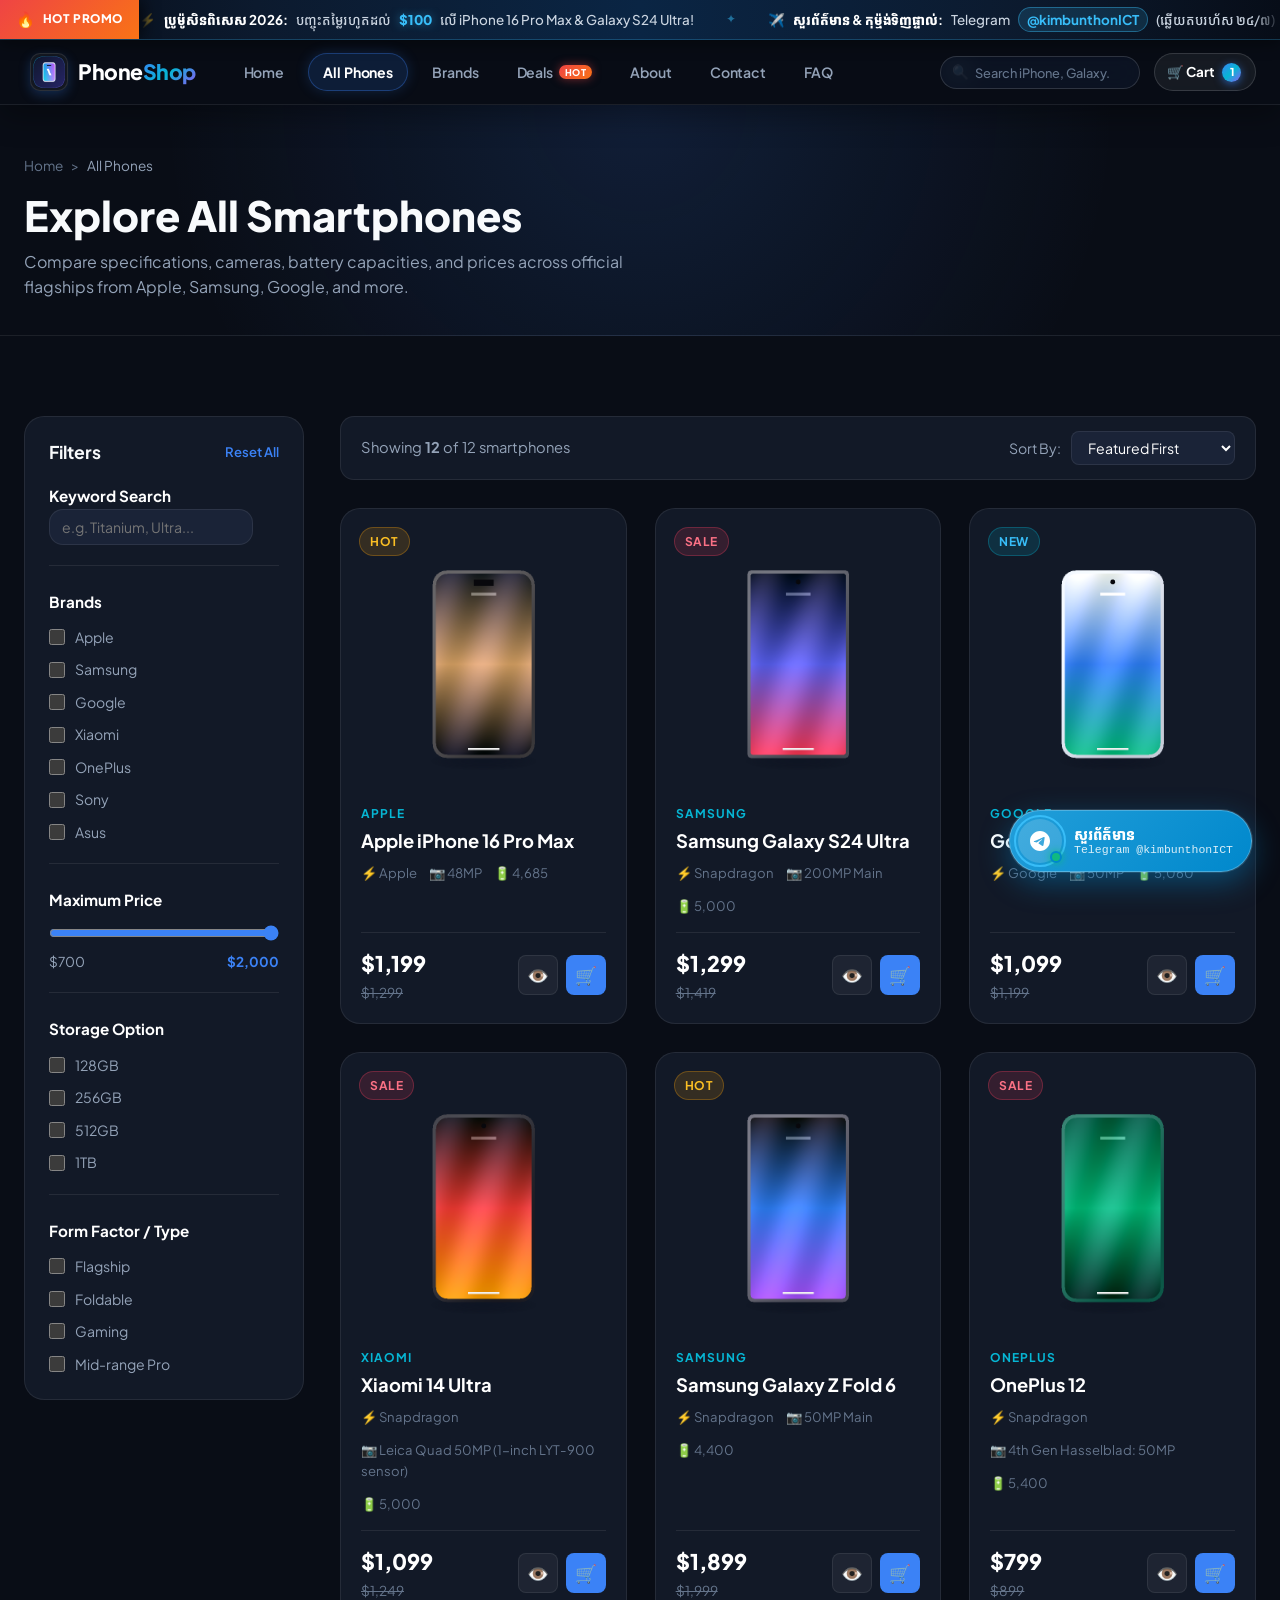
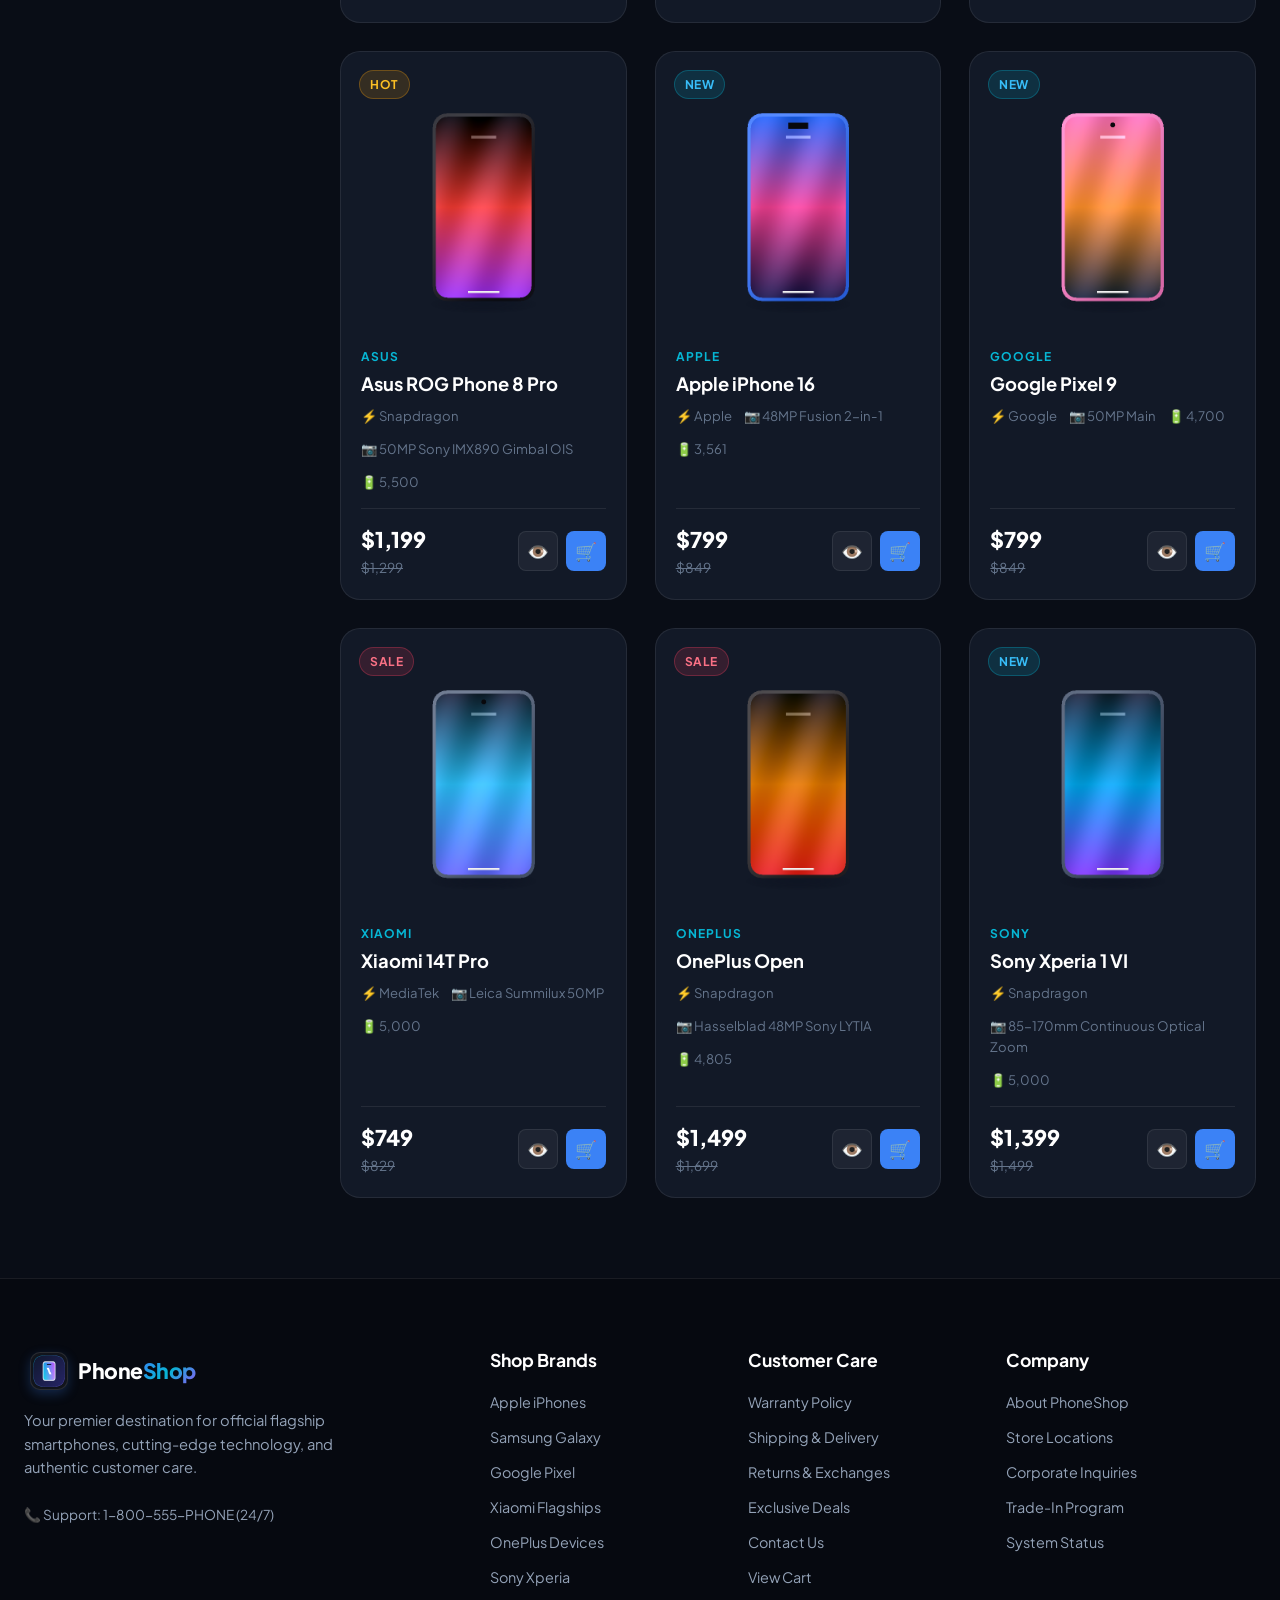
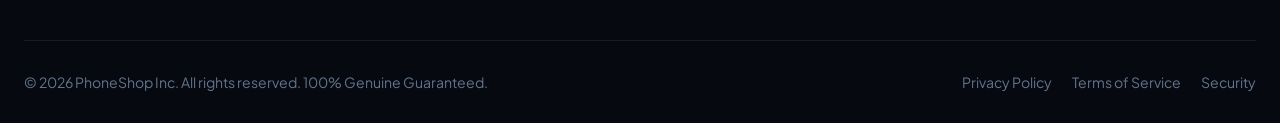
<file: products.html>
<!DOCTYPE html>
<html lang="en">
<head>
  <meta charset="UTF-8">
  <meta name="viewport" content="width=device-width, initial-scale=1.0">
  <title>All Smartphones | Flagships, Foldables & Deals - PhoneShop</title>
  <meta name="description" content="Browse our complete collection of genuine flagship smartphones. Filter by brand, price, camera specs, and storage capacity with instant live results.">
  <link rel="stylesheet" href="style.css">
  <link rel="icon" type="image/png" href="logo.png">
</head>
<body>

  <!-- Navigation -->
  <header class="navbar">
    <div class="container nav-container">
      <a href="index.html" class="logo-wrapper" id="site-logo">
        <img src="logo.png" alt="PhoneShop Logo" class="logo-img">
        <span class="logo-text">Phone<span>Shop</span></span>
      </a>

      <nav class="nav-links">
        <a href="index.html" class="nav-link">Home</a>
        <a href="products.html" class="nav-link active">All Phones</a>
        <a href="brands.html" class="nav-link">Brands</a>
        <a href="deals.html" class="nav-link">Deals <span class="nav-deal-badge">Hot</span></a>
        <a href="about.html" class="nav-link">About</a>
        <a href="contact.html" class="nav-link">Contact</a>
        <a href="faq.html" class="nav-link">FAQ</a>
      </nav>

      <div class="nav-actions">
        <div class="search-box-toggle">
          <span class="search-icon-header">🔍</span>
          <input type="text" class="search-input-header" id="global-search-input" placeholder="Search iPhone, Galaxy..." aria-label="Search smartphones">
        </div>
        <a href="cart.html" class="cart-btn" id="nav-cart-btn" aria-label="Shopping Cart">
          🛒 Cart <span class="cart-badge">0</span>
        </a>
        <button class="hamburger-btn" id="nav-toggle" aria-label="Open mobile menu">☰</button>
      </div>
    </div>
  </header>

  <!-- Mobile Drawer -->
  <div class="mobile-nav-drawer" id="mobile-drawer">
    <button class="drawer-close" aria-label="Close menu">&times;</button>
    <div class="drawer-links">
      <a href="index.html">Home</a>
      <a href="products.html" class="active">All Phones</a>
      <a href="brands.html">Brands</a>
      <a href="deals.html">Flash Deals</a>
      <a href="cart.html">My Cart (<span class="cart-badge">0</span>)</a>
      <a href="about.html">About Us</a>
      <a href="contact.html">Contact Support</a>
      <a href="faq.html">Warranty & FAQ</a>
    </div>
  </div>
  <div class="overlay" id="drawer-overlay"></div>

  <!-- Page Header -->
  <section style="background: radial-gradient(circle at 50% 0%, rgba(59, 130, 246, 0.15) 0%, transparent 70%); border-bottom: 1px solid var(--border-color); padding: 50px 0 35px;">
    <div class="container">
      <div style="display: flex; gap: 8px; font-size: 0.85rem; color: var(--text-dim); margin-bottom: 12px;">
        <a href="index.html">Home</a> &gt; <span style="color: var(--text-muted);">All Phones</span>
      </div>
      <h1 style="font-size: 2.6rem; font-weight: 800; margin-bottom: 8px;">Explore All Smartphones</h1>
      <p style="color: var(--text-muted); max-width: 600px;">
        Compare specifications, cameras, battery capacities, and prices across official flagships from Apple, Samsung, Google, and more.
      </p>
    </div>
  </section>

  <!-- Catalog Section -->
  <section class="section">
    <div class="container catalog-layout">
      <!-- Filter Sidebar -->
      <aside class="filter-sidebar">
        <div style="display: flex; justify-content: space-between; align-items: center; margin-bottom: 20px;">
          <h3 style="font-size: 1.1rem; font-weight: 700;">Filters</h3>
          <button id="reset-filters-btn" style="color: var(--primary); font-size: 0.82rem; font-weight: 600; cursor: pointer;">
            Reset All
          </button>
        </div>

        <!-- Search in Catalog -->
        <div class="filter-group">
          <label class="filter-title" for="catalog-search">Keyword Search</label>
          <input type="text" id="catalog-search" class="form-control" placeholder="e.g. Titanium, Ultra..." style="padding: 8px 12px; font-size: 0.88rem;">
        </div>

        <!-- Brands Filter -->
        <div class="filter-group">
          <div class="filter-title">Brands</div>
          <div class="filter-list" id="brand-filters">
            <label class="filter-checkbox-label">
              <input type="checkbox" name="brand" value="Apple"> Apple
            </label>
            <label class="filter-checkbox-label">
              <input type="checkbox" name="brand" value="Samsung"> Samsung
            </label>
            <label class="filter-checkbox-label">
              <input type="checkbox" name="brand" value="Google"> Google
            </label>
            <label class="filter-checkbox-label">
              <input type="checkbox" name="brand" value="Xiaomi"> Xiaomi
            </label>
            <label class="filter-checkbox-label">
              <input type="checkbox" name="brand" value="OnePlus"> OnePlus
            </label>
            <label class="filter-checkbox-label">
              <input type="checkbox" name="brand" value="Sony"> Sony
            </label>
            <label class="filter-checkbox-label">
              <input type="checkbox" name="brand" value="Asus"> Asus
            </label>
          </div>
        </div>

        <!-- Price Range Slider -->
        <div class="filter-group">
          <div class="filter-title">Maximum Price</div>
          <div class="range-slider-wrap">
            <input type="range" id="price-range" class="range-slider" min="700" max="2000" step="50" value="2000">
            <div class="range-value">
              <span>$700</span>
              <span id="price-range-display" style="font-weight: 700; color: var(--primary);">$2,000</span>
            </div>
          </div>
        </div>

        <!-- Storage Filter -->
        <div class="filter-group">
          <div class="filter-title">Storage Option</div>
          <div class="filter-list" id="storage-filters">
            <label class="filter-checkbox-label">
              <input type="checkbox" name="storage" value="128GB"> 128GB
            </label>
            <label class="filter-checkbox-label">
              <input type="checkbox" name="storage" value="256GB"> 256GB
            </label>
            <label class="filter-checkbox-label">
              <input type="checkbox" name="storage" value="512GB"> 512GB
            </label>
            <label class="filter-checkbox-label">
              <input type="checkbox" name="storage" value="1TB"> 1TB
            </label>
          </div>
        </div>

        <!-- Category Tag Filter -->
        <div class="filter-group">
          <div class="filter-title">Form Factor / Type</div>
          <div class="filter-list" id="category-filters">
            <label class="filter-checkbox-label">
              <input type="checkbox" name="category" value="flagship"> Flagship
            </label>
            <label class="filter-checkbox-label">
              <input type="checkbox" name="category" value="foldable"> Foldable
            </label>
            <label class="filter-checkbox-label">
              <input type="checkbox" name="category" value="gaming"> Gaming
            </label>
            <label class="filter-checkbox-label">
              <input type="checkbox" name="category" value="midrange"> Mid-range Pro
            </label>
          </div>
        </div>
      </aside>

      <!-- Main Products View -->
      <main>
        <!-- Sort and Count Header Bar -->
        <div class="catalog-header-bar">
          <div class="catalog-count" id="catalog-count-text">
            Showing <strong>12</strong> smartphones
          </div>

          <div class="catalog-sort-box">
            <label for="catalog-sort" style="font-size: 0.88rem; color: var(--text-muted);">Sort By:</label>
            <select id="catalog-sort" class="sort-select" aria-label="Sort smartphones">
              <option value="featured">Featured First</option>
              <option value="price-asc">Price: Low to High</option>
              <option value="price-desc">Price: High to Low</option>
              <option value="rating">Top Rated</option>
              <option value="name">Model Name (A-Z)</option>
            </select>
          </div>
        </div>

        <!-- Products Grid Container -->
        <div class="products-grid" id="catalog-grid">
          <!-- Populated by script -->
        </div>

        <!-- Empty state placeholder -->
        <div id="no-products-view" style="display: none; text-align: center; padding: 60px 20px; background: var(--bg-card); border-radius: var(--radius-lg); border: 1px dashed var(--border-color);">
          <div style="font-size: 3rem; margin-bottom: 16px;">🔍</div>
          <h3 style="font-size: 1.4rem; margin-bottom: 8px;">No smartphones match your filters</h3>
          <p style="color: var(--text-muted); margin-bottom: 24px;">Try loosening your price filter or selecting different brands.</p>
          <button class="btn btn-primary" onclick="resetFilters()">Clear All Filters</button>
        </div>
      </main>
    </div>
  </section>

  <!-- Footer -->
  <footer class="footer">
    <div class="container">
      <div class="footer-grid">
        <div class="footer-brand">
          <a href="index.html" class="logo-wrapper">
            <img src="logo.png" alt="PhoneShop" class="logo-img">
            <span class="logo-text">Phone<span>Shop</span></span>
          </a>
          <p>
            Your premier destination for official flagship smartphones, cutting-edge technology, and authentic customer care.
          </p>
          <div style="color: var(--text-muted); font-size: 0.85rem;">
            📞 Support: 1-800-555-PHONE (24/7)
          </div>
        </div>

        <div>
          <h4 class="footer-title">Shop Brands</h4>
          <div class="footer-links">
            <a href="brands.html?brand=Apple">Apple iPhones</a>
            <a href="brands.html?brand=Samsung">Samsung Galaxy</a>
            <a href="brands.html?brand=Google">Google Pixel</a>
            <a href="brands.html?brand=Xiaomi">Xiaomi Flagships</a>
            <a href="brands.html?brand=OnePlus">OnePlus Devices</a>
            <a href="brands.html?brand=Sony">Sony Xperia</a>
          </div>
        </div>

        <div>
          <h4 class="footer-title">Customer Care</h4>
          <div class="footer-links">
            <a href="faq.html">Warranty Policy</a>
            <a href="faq.html">Shipping & Delivery</a>
            <a href="faq.html">Returns & Exchanges</a>
            <a href="deals.html">Exclusive Deals</a>
            <a href="contact.html">Contact Us</a>
            <a href="cart.html">View Cart</a>
          </div>
        </div>

        <div>
          <h4 class="footer-title">Company</h4>
          <div class="footer-links">
            <a href="about.html">About PhoneShop</a>
            <a href="about.html#locations">Store Locations</a>
            <a href="contact.html">Corporate Inquiries</a>
            <a href="faq.html">Trade-In Program</a>
            <a href="404.html">System Status</a>
          </div>
        </div>
      </div>

      <div class="footer-bottom">
        <div>&copy; 2026 PhoneShop Inc. All rights reserved. 100% Genuine Guaranteed.</div>
        <div style="display: flex; gap: 20px;">
          <a href="faq.html">Privacy Policy</a>
          <a href="faq.html">Terms of Service</a>
          <a href="faq.html">Security</a>
        </div>
      </div>
    </div>
  </footer>

  <!-- Scripts -->
  <script src="icons.js"></script>
  <script src="cart.js"></script>
  <script src="main.js"></script>
  <script>
    document.addEventListener('DOMContentLoaded', () => {
      const urlParams = new URLSearchParams(window.location.search);
      const initialSearch = urlParams.get('search') || '';
      const initialBrand = urlParams.get('brand') || '';

      const catalogGrid = document.getElementById('catalog-grid');
      const emptyView = document.getElementById('no-products-view');
      const countText = document.getElementById('catalog-count-text');
      const priceRange = document.getElementById('price-range');
      const priceDisplay = document.getElementById('price-range-display');
      const sortSelect = document.getElementById('catalog-sort');
      const searchInput = document.getElementById('catalog-search');

      if (initialSearch) {
        searchInput.value = initialSearch;
      }

      if (initialBrand) {
        const brandBox = document.querySelector(`input[name="brand"][value="${initialBrand}"]`);
        if (brandBox) brandBox.checked = true;
      }

      function filterAndRender() {
        const query = searchInput.value.toLowerCase().trim();
        const maxPrice = parseFloat(priceRange.value);
        priceDisplay.textContent = `$${maxPrice.toLocaleString()}`;

        const checkedBrands = Array.from(document.querySelectorAll('input[name="brand"]:checked')).map(el => el.value.toLowerCase());
        const checkedStorage = Array.from(document.querySelectorAll('input[name="storage"]:checked')).map(el => el.value);
        const checkedCategories = Array.from(document.querySelectorAll('input[name="category"]:checked')).map(el => el.value.toLowerCase());
        const sortValue = sortSelect.value;

        let results = PRODUCTS_DATA.filter(p => {
          // Keyword match
          if (query) {
            const matchName = p.name.toLowerCase().includes(query);
            const matchBrand = p.brand.toLowerCase().includes(query);
            const matchDesc = p.description.toLowerCase().includes(query);
            if (!matchName && !matchBrand && !matchDesc) return false;
          }

          // Price filter
          if (p.price > maxPrice) return false;

          // Brand filter
          if (checkedBrands.length > 0 && !checkedBrands.includes(p.brand.toLowerCase())) {
            return false;
          }

          // Storage filter
          if (checkedStorage.length > 0) {
            const hasStorage = checkedStorage.some(st => p.storage.includes(st));
            if (!hasStorage) return false;
          }

          // Category filter
          if (checkedCategories.length > 0 && !checkedCategories.includes(p.category.toLowerCase())) {
            return false;
          }

          return true;
        });

        // Sorting
        if (sortValue === 'price-asc') {
          results.sort((a, b) => a.price - b.price);
        } else if (sortValue === 'price-desc') {
          results.sort((a, b) => b.price - a.price);
        } else if (sortValue === 'rating') {
          results.sort((a, b) => b.rating - a.rating);
        } else if (sortValue === 'name') {
          results.sort((a, b) => a.name.localeCompare(b.name));
        } else {
          // Featured default
          results.sort((a, b) => (b.isFeatured ? 1 : 0) - (a.isFeatured ? 1 : 0));
        }

        // Render HTML
        if (results.length === 0) {
          catalogGrid.innerHTML = '';
          emptyView.style.display = 'block';
          countText.innerHTML = `Showing <strong>0</strong> smartphones`;
        } else {
          emptyView.style.display = 'none';
          catalogGrid.innerHTML = results.map(p => createProductCardHTML(p)).join('');
          countText.innerHTML = `Showing <strong>${results.length}</strong> of ${PRODUCTS_DATA.length} smartphones`;
        }
      }

      window.resetFilters = function() {
        document.querySelectorAll('input[type="checkbox"]').forEach(c => c.checked = false);
        searchInput.value = '';
        priceRange.value = 2000;
        sortSelect.value = 'featured';
        filterAndRender();
      };

      document.getElementById('reset-filters-btn').addEventListener('click', resetFilters);
      priceRange.addEventListener('input', filterAndRender);
      searchInput.addEventListener('input', filterAndRender);
      sortSelect.addEventListener('change', filterAndRender);
      document.querySelectorAll('input[type="checkbox"]').forEach(c => c.addEventListener('change', filterAndRender));

      filterAndRender();
    });
  </script>
</body>
</html>
</file>
<file: style.css>
/* ===================================================================
   PHONESHOP DESIGN SYSTEM & STYLESHEET
   Modern, Ultra-Premium Tech E-Commerce
   =================================================================== */

@import url('https://fonts.googleapis.com/css2?family=Kantumruy+Pro:wght@400;500;600;700&family=Inter:wght@300;400;500;600;700&family=Plus+Jakarta+Sans:wght@500;600;700;800&display=swap');

:root {
  --bg-dark: #090d16;
  --bg-card: #121927;
  --bg-card-hover: #172134;
  --bg-input: #1a2337;
  --bg-glass: rgba(18, 25, 39, 0.85);
  
  --border-color: rgba(255, 255, 255, 0.08);
  --border-hover: rgba(59, 130, 246, 0.4);
  --border-accent: rgba(6, 182, 212, 0.5);
  
  --primary: #3b82f6;
  --primary-glow: rgba(59, 130, 246, 0.35);
  --secondary: #06b6d4;
  --accent: #8b5cf6;
  --accent-gradient: linear-gradient(135deg, #3b82f6 0%, #06b6d4 50%, #8b5cf6 100%);
  --fire-gradient: linear-gradient(135deg, #f43f5e 0%, #fb923c 100%);
  
  --text-main: #f8fafc;
  --text-muted: #94a3b8;
  --text-dim: #64748b;
  
  --success: #10b981;
  --warning: #f59e0b;
  --danger: #ef4444;
  
  --radius-sm: 8px;
  --radius-md: 14px;
  --radius-lg: 20px;
  --radius-full: 9999px;
  
  --shadow-sm: 0 4px 12px rgba(0, 0, 0, 0.3);
  --shadow-md: 0 8px 30px rgba(0, 0, 0, 0.45);
  --shadow-glow: 0 0 35px rgba(59, 130, 246, 0.25);
  --transition: all 0.25s cubic-bezier(0.16, 1, 0.3, 1);
}

/* Base Resets */
*, *::before, *::after {
  box-sizing: border-box;
  margin: 0;
  padding: 0;
}

html {
  scroll-behavior: smooth;
  color-scheme: dark;
}

body {
  font-family: 'Plus Jakarta Sans', 'Inter', 'Kantumruy Pro', -apple-system, BlinkMacSystemFont, sans-serif;
  -webkit-font-smoothing: antialiased;
  -moz-osx-font-smoothing: grayscale;
  text-rendering: optimizeLegibility;
  background-color: var(--bg-dark);
  color: var(--text-main);
  line-height: 1.6;
  overflow-x: hidden;
  min-height: 100vh;
  display: flex;
  flex-direction: column;
}

h1, h2, h3, h4, h5, h6 {
  font-family: 'Plus Jakarta Sans', sans-serif;
  font-weight: 700;
  color: var(--text-main);
  line-height: 1.25;
}

a {
  color: inherit;
  text-decoration: none;
  transition: var(--transition);
}

img {
  max-width: 100%;
  height: auto;
  display: block;
}

ul {
  list-style: none;
}

button, input, select, textarea {
  font-family: inherit;
  font-size: 1rem;
  color: inherit;
  outline: none;
  border: none;
}

button {
  cursor: pointer;
  background: none;
  transition: var(--transition);
}

.container {
  width: 100%;
  max-width: 1280px;
  margin: 0 auto;
  padding: 0 24px;
}

/* ===================================================================
   TOP ANNOUNCEMENT MARQUEE / TICKER (អក្សររត់ប្រកាសដំណឹង & ប្រូម៉ូសិន)
   =================================================================== */
.top-ticker-bar {
  background: linear-gradient(90deg, #070d18 0%, #0c1a2e 20%, #0a2544 50%, #0c1a2e 80%, #070d18 100%);
  border-bottom: 1px solid rgba(56, 189, 248, 0.25);
  height: 40px;
  display: flex;
  align-items: center;
  overflow: hidden;
  position: relative;
  z-index: 1002;
  font-size: 0.84rem;
  box-shadow: 0 4px 15px rgba(0, 0, 0, 0.4);
}

.ticker-badge-wrap {
  display: flex;
  align-items: center;
  gap: 7px;
  background: linear-gradient(135deg, #ef4444 0%, #f97316 100%);
  color: #ffffff;
  padding: 0 16px;
  height: 100%;
  font-weight: 800;
  font-size: 0.74rem;
  letter-spacing: 0.6px;
  text-transform: uppercase;
  z-index: 2;
  box-shadow: 4px 0 16px rgba(0, 0, 0, 0.6);
  flex-shrink: 0;
  white-space: nowrap;
}

.ticker-fire {
  font-size: 0.95rem;
  animation: fireFlicker 1.5s infinite alternate ease-in-out;
  display: inline-block;
}

@keyframes fireFlicker {
  0% { transform: scale(0.95); filter: drop-shadow(0 0 2px #ff4500); }
  100% { transform: scale(1.25); filter: drop-shadow(0 0 8px #ffeb3b); }
}

.ticker-track-wrap {
  flex: 1;
  overflow: hidden;
  position: relative;
  mask-image: linear-gradient(to right, transparent 0%, black 25px, black calc(100% - 25px), transparent 100%);
  -webkit-mask-image: linear-gradient(to right, transparent 0%, black 25px, black calc(100% - 25px), transparent 100%);
}

.ticker-track {
  display: flex;
  width: max-content;
  animation: tickerSlide 42s linear infinite;
  white-space: nowrap;
}

.ticker-track:hover {
  animation-play-state: paused;
}

@keyframes tickerSlide {
  0% { transform: translateX(0); }
  100% { transform: translateX(-50%); }
}

.ticker-segment {
  display: flex;
  align-items: center;
  gap: 32px;
  padding-right: 32px;
}

.ticker-item {
  display: inline-flex;
  align-items: center;
  gap: 8px;
  color: #cbd5e1;
  font-weight: 500;
  transition: color 0.2s ease;
}

.ticker-item strong {
  color: #ffffff;
  font-weight: 700;
}

.ticker-highlight {
  color: #38bdf8;
  font-weight: 800;
  text-shadow: 0 0 10px rgba(56, 189, 248, 0.5);
}

.ticker-link {
  color: #38bdf8;
  background: rgba(56, 189, 248, 0.15);
  border: 1px solid rgba(56, 189, 248, 0.4);
  padding: 1px 8px;
  border-radius: 999px;
  text-decoration: none;
  font-weight: 700;
  transition: all 0.2s ease;
  display: inline-flex;
  align-items: center;
  gap: 4px;
}

.ticker-link:hover {
  background: #38bdf8;
  color: #0b1329;
  box-shadow: 0 0 12px rgba(56, 189, 248, 0.8);
}

.ticker-sep {
  color: #38bdf8;
  opacity: 0.5;
  font-size: 0.72rem;
}

@media (max-width: 640px) {
  .ticker-badge-wrap {
    padding: 0 10px;
    font-size: 0.68rem;
  }
  .ticker-item {
    font-size: 0.78rem;
  }
}

/* ===================================================================
   NAVBAR & HEADER
   =================================================================== */
.navbar {
  position: sticky;
  top: 0;
  z-index: 1000;
  background: rgba(9, 13, 22, 0.88);
  backdrop-filter: blur(20px);
  -webkit-backdrop-filter: blur(20px);
  border-bottom: 1px solid rgba(255, 255, 255, 0.08);
  padding: 10px 0;
  box-shadow: 0 10px 30px rgba(0, 0, 0, 0.35);
  transition: all 0.3s ease;
}

.nav-container {
  display: flex;
  align-items: center;
  justify-content: space-between;
  gap: 28px;
  max-width: 1420px;
  width: 100%;
}

/* Left Group: Logo + Divider + Links */
.nav-left {
  display: flex;
  align-items: center;
  gap: 16px;
  flex-shrink: 0;
}

.logo-wrapper {
  display: flex;
  align-items: center;
  gap: 10px;
  text-decoration: none;
  flex-shrink: 0;
  padding: 3px 6px;
  border-radius: 12px;
  transition: transform 0.25s ease;
}

.logo-wrapper:hover {
  transform: translateY(-1px);
}

.logo-img {
  width: 38px;
  height: 38px;
  object-fit: contain;
  border-radius: 10px;
  background: rgba(255, 255, 255, 0.05);
  border: 1px solid rgba(255, 255, 255, 0.1);
  box-shadow: 0 4px 12px rgba(59, 130, 246, 0.25);
}

.logo-text-wrap {
  display: flex;
  flex-direction: column;
  line-height: 1;
}

.logo-text {
  font-family: 'Plus Jakarta Sans', sans-serif;
  font-size: 1.32rem;
  font-weight: 800;
  letter-spacing: -0.5px;
  color: #ffffff;
}

.logo-text span {
  background: var(--accent-gradient);
  -webkit-background-clip: text;
  -webkit-text-fill-color: transparent;
}

.logo-tagline {
  font-size: 0.54rem;
  font-weight: 800;
  letter-spacing: 1.5px;
  color: #38bdf8;
  text-transform: uppercase;
  margin-top: 2px;
}

/* Vertical Glass Divider to separate Logo and Links */
.nav-divider {
  width: 1px;
  height: 24px;
  background: rgba(255, 255, 255, 0.16);
  margin: 0 16px;
  flex-shrink: 0;
}

.nav-links {
  display: flex;
  align-items: center;
  gap: 10px;
  flex-wrap: nowrap;
}

.nav-link {
  font-family: 'Plus Jakarta Sans', sans-serif;
  font-size: 0.88rem;
  font-weight: 600;
  color: #94a3b8;
  padding: 7px 14px;
  border-radius: 999px;
  white-space: nowrap;
  text-decoration: none;
  display: inline-flex;
  align-items: center;
  gap: 6px;
  transition: all 0.2s cubic-bezier(0.16, 1, 0.3, 1);
  letter-spacing: -0.1px;
}

.nav-link:hover {
  color: #ffffff;
  background: rgba(255, 255, 255, 0.08);
  transform: translateY(-1px);
}

.nav-link.active {
  color: #ffffff;
  background: rgba(59, 130, 246, 0.15);
  border: 1px solid rgba(59, 130, 246, 0.35);
  box-shadow: 0 0 14px rgba(59, 130, 246, 0.2);
  font-weight: 700;
}

.nav-link.active::after {
  display: none;
}

/* Nav Micro-Badges */
.nav-deal-badge {
  background: linear-gradient(135deg, #ef4444 0%, #f97316 100%);
  color: #ffffff;
  font-size: 0.58rem;
  font-weight: 800;
  padding: 2px 6px;
  border-radius: 999px;
  text-transform: uppercase;
  letter-spacing: 0.4px;
  box-shadow: 0 0 10px rgba(239, 68, 68, 0.5);
  line-height: 1.1;
}

.nav-report-badge {
  background: rgba(6, 182, 212, 0.18);
  color: #38bdf8;
  border: 1px solid rgba(6, 182, 212, 0.45);
  font-size: 0.58rem;
  font-weight: 800;
  padding: 2px 6px;
  border-radius: 999px;
  letter-spacing: 0.4px;
  line-height: 1.1;
}

/* Right Group: Search + Telegram + Cart */
.nav-actions {
  display: flex;
  align-items: center;
  gap: 14px;
  flex-shrink: 0;
  margin-left: auto;
}

.search-box-toggle {
  position: relative;
  display: flex;
  align-items: center;
}

.search-input-header {
  background: rgba(15, 23, 42, 0.65);
  border: 1px solid rgba(255, 255, 255, 0.14);
  padding: 7px 30px 7px 34px;
  border-radius: 999px;
  color: #ffffff;
  font-family: 'Plus Jakarta Sans', sans-serif;
  font-size: 0.82rem;
  font-weight: 500;
  width: 200px;
  transition: width 0.3s cubic-bezier(0.16, 1, 0.3, 1), border-color 0.25s, box-shadow 0.25s;
  backdrop-filter: blur(12px);
}

.search-input-header::placeholder {
  color: #64748b;
  font-size: 0.8rem;
}

.search-input-header:focus {
  width: 250px;
  border-color: #38bdf8;
  box-shadow: 0 0 20px rgba(56, 189, 248, 0.3);
  background: rgba(15, 23, 42, 0.9);
}

.search-icon-header {
  position: absolute;
  left: 12px;
  top: 50%;
  transform: translateY(-50%);
  color: #64748b;
  pointer-events: none;
  font-size: 0.85rem;
}

.nav-telegram-btn {
  display: inline-flex;
  align-items: center;
  gap: 7px;
  background: rgba(34, 158, 217, 0.12);
  border: 1px solid rgba(56, 189, 248, 0.35);
  color: #38bdf8;
  padding: 7px 13px;
  border-radius: 999px;
  font-family: 'Plus Jakarta Sans', sans-serif;
  font-size: 0.82rem;
  font-weight: 700;
  text-decoration: none;
  transition: var(--transition);
  white-space: nowrap;
}

.nav-telegram-btn:hover {
  background: linear-gradient(135deg, #229ED9 0%, #0088cc 100%);
  color: #ffffff;
  border-color: transparent;
  box-shadow: 0 0 18px rgba(34, 158, 217, 0.55);
  transform: translateY(-1px);
}

.tg-status-dot {
  width: 7px;
  height: 7px;
  border-radius: 50%;
  background: #10b981;
  box-shadow: 0 0 8px #10b981;
  animation: tgLivePulse 2s infinite ease-in-out;
}

@keyframes tgLivePulse {
  0%, 100% { transform: scale(1); opacity: 1; }
  50% { transform: scale(1.35); opacity: 0.7; }
}

.cart-btn {
  position: relative;
  background: rgba(255, 255, 255, 0.06);
  border: 1px solid rgba(255, 255, 255, 0.14);
  color: #ffffff;
  padding: 7px 14px 7px 12px;
  border-radius: 999px;
  display: inline-flex;
  align-items: center;
  gap: 7px;
  font-family: 'Plus Jakarta Sans', sans-serif;
  font-size: 0.84rem;
  font-weight: 700;
  transition: all 0.25s ease;
  white-space: nowrap;
}

.cart-btn:hover {
  background: rgba(255, 255, 255, 0.12);
  border-color: rgba(59, 130, 246, 0.5);
  box-shadow: 0 4px 15px rgba(59, 130, 246, 0.25);
  transform: translateY(-1px);
}

.cart-badge {
  background: var(--accent-gradient);
  color: #ffffff;
  font-size: 0.68rem;
  font-weight: 800;
  min-width: 19px;
  height: 19px;
  border-radius: 10px;
  display: inline-flex;
  align-items: center;
  justify-content: center;
  padding: 0 4px;
  box-shadow: 0 2px 8px rgba(59, 130, 246, 0.6);
}

.hamburger-btn {
  display: none;
  font-size: 1.4rem;
  color: #ffffff;
  padding: 6px 10px;
  border-radius: 8px;
  background: rgba(255, 255, 255, 0.06);
  border: 1px solid rgba(255, 255, 255, 0.1);
}

/* Mobile Navigation Drawer */
.mobile-nav-drawer {
  position: fixed;
  top: 0;
  right: -100%;
  width: 300px;
  height: 100vh;
  background: var(--bg-card);
  border-left: 1px solid var(--border-color);
  z-index: 2000;
  padding: 30px 24px;
  display: flex;
  flex-direction: column;
  gap: 20px;
  transition: right 0.3s ease;
  box-shadow: -10px 0 30px rgba(0, 0, 0, 0.7);
}

.mobile-nav-drawer.open {
  right: 0;
}

.drawer-close {
  align-self: flex-end;
  font-size: 1.5rem;
  color: var(--text-muted);
}

.drawer-links {
  display: flex;
  flex-direction: column;
  gap: 16px;
}

.drawer-links a {
  font-size: 1.1rem;
  font-weight: 600;
  color: var(--text-muted);
  padding: 10px 0;
  border-bottom: 1px solid var(--border-color);
}

.drawer-links a.active, .drawer-links a:hover {
  color: #fff;
}

.overlay {
  display: none;
  position: fixed;
  inset: 0;
  background: rgba(0, 0, 0, 0.6);
  backdrop-filter: blur(4px);
  z-index: 1500;
}

.overlay.active {
  display: block;
}

/* ===================================================================
   BUTTONS & BADGES
   =================================================================== */
.btn {
  display: inline-flex;
  align-items: center;
  justify-content: center;
  gap: 8px;
  padding: 12px 24px;
  border-radius: var(--radius-md);
  font-weight: 600;
  font-size: 0.95rem;
  transition: var(--transition);
  cursor: pointer;
}

.btn-primary {
  background: var(--accent-gradient);
  color: #fff;
  box-shadow: 0 4px 18px rgba(59, 130, 246, 0.35);
}

.btn-primary:hover {
  transform: translateY(-2px);
  box-shadow: 0 8px 25px rgba(59, 130, 246, 0.5);
  filter: brightness(1.1);
}

.btn-secondary {
  background: rgba(255, 255, 255, 0.06);
  border: 1px solid var(--border-color);
  color: #fff;
}

.btn-secondary:hover {
  background: rgba(255, 255, 255, 0.12);
  border-color: var(--border-hover);
  transform: translateY(-2px);
}

.btn-accent {
  background: var(--fire-gradient);
  color: #fff;
  box-shadow: 0 4px 15px rgba(244, 63, 94, 0.35);
}

.btn-accent:hover {
  transform: translateY(-2px);
  box-shadow: 0 6px 22px rgba(244, 63, 94, 0.5);
}

.btn-sm {
  padding: 8px 16px;
  font-size: 0.85rem;
  border-radius: var(--radius-sm);
}

.btn-lg {
  padding: 14px 32px;
  font-size: 1.05rem;
  border-radius: var(--radius-md);
}

.btn-block {
  width: 100%;
}

.badge {
  display: inline-flex;
  align-items: center;
  gap: 6px;
  padding: 4px 10px;
  border-radius: var(--radius-full);
  font-size: 0.75rem;
  font-weight: 700;
  text-transform: uppercase;
  letter-spacing: 0.5px;
}

.badge-sale {
  background: rgba(244, 63, 94, 0.15);
  color: #fb7185;
  border: 1px solid rgba(244, 63, 94, 0.3);
}

.badge-new {
  background: rgba(6, 182, 212, 0.15);
  color: #38bdf8;
  border: 1px solid rgba(6, 182, 212, 0.3);
}

.badge-hot {
  background: rgba(245, 158, 11, 0.15);
  color: #fbbf24;
  border: 1px solid rgba(245, 158, 11, 0.3);
}

/* ===================================================================
   HERO SECTION
   =================================================================== */
.hero {
  position: relative;
  padding: 80px 0 100px;
  background: radial-gradient(circle at 70% 30%, rgba(59, 130, 246, 0.12) 0%, transparent 60%),
              radial-gradient(circle at 20% 80%, rgba(139, 92, 246, 0.08) 0%, transparent 50%);
  border-bottom: 1px solid var(--border-color);
  overflow: hidden;
}

.hero-grid {
  display: grid;
  grid-template-columns: 1.1fr 0.9fr;
  align-items: center;
  gap: 50px;
}

.hero-tag {
  display: inline-flex;
  align-items: center;
  gap: 8px;
  background: rgba(59, 130, 246, 0.1);
  border: 1px solid rgba(59, 130, 246, 0.25);
  color: #60a5fa;
  padding: 6px 14px;
  border-radius: var(--radius-full);
  font-size: 0.85rem;
  font-weight: 600;
  margin-bottom: 20px;
}

.hero-title {
  font-size: 3.5rem;
  font-weight: 800;
  line-height: 1.12;
  margin-bottom: 20px;
  letter-spacing: -1px;
}

.hero-title span {
  background: var(--accent-gradient);
  -webkit-background-clip: text;
  -webkit-text-fill-color: transparent;
}

.hero-desc {
  font-size: 1.15rem;
  color: var(--text-muted);
  margin-bottom: 35px;
  max-width: 540px;
  line-height: 1.7;
}

.hero-cta {
  display: flex;
  align-items: center;
  gap: 16px;
  flex-wrap: wrap;
  margin-bottom: 40px;
}

.hero-stats {
  display: flex;
  align-items: center;
  gap: 36px;
  padding-top: 24px;
  border-top: 1px solid var(--border-color);
}

.stat-item h3 {
  font-size: 1.8rem;
  color: #fff;
  font-weight: 800;
}

.stat-item p {
  font-size: 0.85rem;
  color: var(--text-dim);
  text-transform: uppercase;
  letter-spacing: 0.5px;
}

/* ===================================================================
   HERO 3D INTERACTIVE SMARTPHONE SHOWCASE WITH LIVE SCREENS & MOTION
   =================================================================== */
.hero-image-wrap {
  position: relative;
  display: flex;
  flex-direction: column;
  justify-content: center;
  align-items: center;
  min-height: 640px;
  width: 100%;
  max-width: 560px;
  margin: 0 auto;
  perspective: 1200px;
  padding: 10px 0 25px;
}

.hero-glow {
  position: absolute;
  width: 440px;
  height: 440px;
  background: radial-gradient(circle, rgba(212, 175, 55, 0.35) 0%, rgba(59, 130, 246, 0.15) 50%, transparent 70%);
  filter: blur(55px);
  z-index: 1;
  transition: background 0.8s ease, transform 0.8s ease;
  animation: auraGlowPulse 5s infinite alternate ease-in-out;
  pointer-events: none;
}

@keyframes auraGlowPulse {
  0% { transform: scale(0.9); opacity: 0.6; }
  100% { transform: scale(1.15); opacity: 0.9; }
}

.hero-holo-ring {
  position: absolute;
  width: 480px;
  height: 480px;
  border-radius: 50%;
  border: 1px dashed rgba(56, 189, 248, 0.25);
  z-index: 1;
  animation: rotateHoloRing 25s linear infinite;
  pointer-events: none;
}

@keyframes rotateHoloRing {
  0% { transform: rotate(0deg); }
  100% { transform: rotate(360deg); }
}

/* Smartphone Device Mockup */
.hero-phone-device {
  position: relative;
  z-index: 2;
  width: 295px;
  height: 580px;
  border-radius: 48px;
  background: #000000;
  border: 4px solid #78716c;
  box-shadow: 0 35px 80px rgba(0, 0, 0, 0.8), inset 0 0 0 2px rgba(255, 255, 255, 0.18), 0 0 40px rgba(56, 189, 248, 0.2);
  padding: 4px;
  transition: transform 0.35s cubic-bezier(0.2, 0.8, 0.2, 1), border-color 0.5s ease;
  animation: floatPhoneHero 6s ease-in-out infinite;
  transform-style: preserve-3d;
}

@keyframes floatPhoneHero {
  0%, 100% { transform: translateY(0px) rotate(0deg); }
  50% { transform: translateY(-12px) rotate(1deg); }
}

/* Hardware Buttons */
.phone-btn {
  position: absolute;
  background: #475569;
  border-radius: 3px;
  z-index: 1;
}

.phone-btn-vol-up {
  left: -8px;
  top: 110px;
  width: 4px;
  height: 45px;
}

.phone-btn-vol-down {
  left: -8px;
  top: 165px;
  width: 4px;
  height: 45px;
}

.phone-btn-action {
  left: -8px;
  top: 65px;
  width: 4px;
  height: 25px;
}

.phone-btn-power {
  right: -8px;
  top: 130px;
  width: 4px;
  height: 65px;
}

/* Glass OLED Screen */
.phone-screen {
  position: relative;
  width: 100%;
  height: 100%;
  border-radius: 42px;
  background-size: cover;
  background-position: center;
  background-repeat: no-repeat;
  overflow: hidden;
  display: flex;
  flex-direction: column;
  justify-content: space-between;
  padding: 12px 14px 14px;
  box-shadow: inset 0 0 25px rgba(0, 0, 0, 0.5);
  transition: background-image 0.6s ease;
}

.screen-glare {
  position: absolute;
  top: 0;
  left: 0;
  right: 0;
  bottom: 0;
  background: linear-gradient(135deg, rgba(255, 255, 255, 0.12) 0%, rgba(255, 255, 255, 0.02) 40%, transparent 70%);
  pointer-events: none;
  z-index: 5;
}

/* Integrated Status Bar with Dynamic Island */
.screen-status-bar {
  display: flex;
  justify-content: space-between;
  align-items: center;
  width: 100%;
  height: 26px;
  z-index: 10;
  position: relative;
}

.status-time {
  font-size: 0.74rem;
  font-weight: 700;
  color: #ffffff;
  letter-spacing: -0.2px;
  width: 46px;
  text-align: left;
}

.status-icons {
  display: flex;
  align-items: center;
  gap: 4px;
  font-size: 0.64rem;
  color: #ffffff;
  font-weight: 600;
  width: 54px;
  justify-content: flex-end;
}

/* Dynamic Island Pill (Centered) */
.dynamic-island-pill {
  background: #000000;
  border-radius: 999px;
  padding: 2px 8px;
  height: 22px;
  display: inline-flex;
  align-items: center;
  justify-content: center;
  gap: 5px;
  box-shadow: 0 2px 8px rgba(0, 0, 0, 0.8), inset 0 0 0 1px rgba(255, 255, 255, 0.12);
  transition: all 0.3s ease;
}

.island-dot {
  width: 6px;
  height: 6px;
  border-radius: 50%;
  background: #10b981;
  box-shadow: 0 0 6px #10b981;
  flex-shrink: 0;
}

.island-wave {
  display: flex;
  align-items: center;
  gap: 2px;
  height: 10px;
}

.island-wave span {
  width: 2px;
  height: 100%;
  background: #38bdf8;
  border-radius: 2px;
  animation: waveBar 1.2s infinite ease-in-out;
}
.island-wave span:nth-child(2) { animation-delay: 0.2s; height: 70%; }
.island-wave span:nth-child(3) { animation-delay: 0.4s; height: 85%; }

@keyframes waveBar {
  0%, 100% { transform: scaleY(0.4); }
  50% { transform: scaleY(1); }
}

.island-title {
  font-size: 0.62rem;
  font-weight: 700;
  color: #ffffff;
  letter-spacing: 0.2px;
  white-space: nowrap;
}

/* Punch Hole Variant (Android Flagships) */
.notch-punch .dynamic-island-pill {
  width: 12px;
  height: 12px;
  padding: 0;
  border-radius: 50%;
  background: #000000;
  border: 1px solid rgba(255, 255, 255, 0.3);
  box-shadow: none;
}
.notch-punch .island-dot,
.notch-punch .island-wave,
.notch-punch .island-title {
  display: none;
}

/* Lockscreen Header */
.screen-lock-header {
  text-align: center;
  margin-top: 8px;
  z-index: 6;
}

.lock-date {
  font-family: 'Kantumruy Pro', sans-serif;
  font-size: 0.8rem;
  color: rgba(255, 255, 255, 0.92);
  font-weight: 600;
  letter-spacing: 0.2px;
  margin-bottom: 2px;
  text-shadow: 0 2px 8px rgba(0, 0, 0, 0.7);
}

.lock-clock {
  font-family: 'Plus Jakarta Sans', sans-serif;
  font-size: 3.5rem;
  font-weight: 800;
  color: #ffffff;
  line-height: 1;
  letter-spacing: -2px;
  text-shadow: 0 4px 18px rgba(0, 0, 0, 0.6);
  margin: 2px 0 6px;
}

/* Lock Widgets */
.screen-widgets-row {
  display: flex;
  justify-content: center;
  gap: 8px;
  z-index: 6;
}

.lock-widget {
  background: rgba(0, 0, 0, 0.32);
  backdrop-filter: blur(12px);
  -webkit-backdrop-filter: blur(12px);
  border: 1px solid rgba(255, 255, 255, 0.16);
  border-radius: 12px;
  padding: 5px 9px;
  display: flex;
  align-items: center;
  gap: 6px;
  color: #ffffff;
  font-size: 0.7rem;
}

.widget-info {
  display: flex;
  flex-direction: column;
  line-height: 1.1;
  text-align: left;
}

.widget-info small {
  color: #cbd5e1;
  font-size: 0.6rem;
  font-family: 'Kantumruy Pro', sans-serif;
}

/* Notification Card */
.screen-notification {
  background: rgba(15, 23, 42, 0.78);
  backdrop-filter: blur(20px);
  -webkit-backdrop-filter: blur(20px);
  border: 1px solid rgba(255, 255, 255, 0.22);
  border-radius: 16px;
  padding: 10px 12px;
  margin: 8px 0;
  z-index: 6;
  box-shadow: 0 10px 25px rgba(0, 0, 0, 0.5);
  animation: notiFloat 3s infinite alternate ease-in-out;
}

@keyframes notiFloat {
  0% { transform: translateY(0); }
  100% { transform: translateY(-3px); }
}

.noti-header {
  display: flex;
  align-items: center;
  gap: 6px;
  font-size: 0.7rem;
  color: #38bdf8;
  margin-bottom: 3px;
}

.noti-header strong {
  color: #ffffff;
  font-weight: 700;
  flex: 1;
}

.noti-time {
  font-size: 0.6rem;
  color: #94a3b8;
  font-family: 'Kantumruy Pro', sans-serif;
}

.noti-body {
  font-family: 'Kantumruy Pro', sans-serif;
  font-size: 0.72rem;
  color: #f1f5f9;
  line-height: 1.35;
}

/* Bottom Bar */
.screen-bottom-bar {
  display: flex;
  justify-content: space-between;
  align-items: center;
  z-index: 6;
  padding: 0 4px 2px;
}

.bottom-circle-btn {
  width: 38px;
  height: 38px;
  border-radius: 50%;
  background: rgba(0, 0, 0, 0.38);
  backdrop-filter: blur(12px);
  -webkit-backdrop-filter: blur(12px);
  border: 1px solid rgba(255, 255, 255, 0.22);
  display: flex;
  align-items: center;
  justify-content: center;
  font-size: 0.95rem;
  cursor: pointer;
  transition: transform 0.2s ease, background 0.2s ease;
}

.bottom-circle-btn:hover {
  transform: scale(1.1);
  background: rgba(255, 255, 255, 0.2);
}

.screen-home-indicator {
  width: 96px;
  height: 4px;
  background: #ffffff;
  border-radius: 999px;
  box-shadow: 0 1px 4px rgba(0, 0, 0, 0.5);
}

/* Floating Spec Cards - Elegantly Positioned Outside Phone Screen */
.hero-floating-card {
  position: absolute;
  z-index: 8;
  background: rgba(11, 19, 38, 0.82);
  backdrop-filter: blur(20px);
  -webkit-backdrop-filter: blur(20px);
  border: 1px solid rgba(255, 255, 255, 0.18);
  padding: 10px 14px;
  border-radius: 16px;
  box-shadow: 0 16px 36px rgba(0, 0, 0, 0.6), inset 0 1px 0 rgba(255, 255, 255, 0.15);
  display: flex;
  align-items: center;
  gap: 10px;
  transition: all 0.3s cubic-bezier(0.16, 1, 0.3, 1);
  pointer-events: auto;
  white-space: nowrap;
}

.hero-floating-card:hover {
  transform: translateY(-4px) scale(1.05) !important;
  border-color: rgba(56, 189, 248, 0.6);
  box-shadow: 0 20px 45px rgba(0, 0, 0, 0.75), 0 0 25px rgba(56, 189, 248, 0.35);
}

.card-top-left {
  top: 14%;
  left: -65px;
  animation: floatCard1 5s ease-in-out infinite;
}

.card-mid-right {
  top: 48%;
  right: -65px;
  animation: floatCard2 5.5s ease-in-out infinite 0.5s;
}

.card-bottom-left {
  bottom: 11%;
  left: -55px;
  animation: floatCard3 4.8s ease-in-out infinite 1s;
}

@keyframes floatCard1 {
  0%, 100% { transform: translateY(0px); }
  50% { transform: translateY(-10px); }
}

@keyframes floatCard2 {
  0%, 100% { transform: translateY(0px); }
  50% { transform: translateY(-12px); }
}

@keyframes floatCard3 {
  0%, 100% { transform: translateY(0px); }
  50% { transform: translateY(-8px); }
}

.card-icon-glow {
  font-size: 1.4rem;
  filter: drop-shadow(0 0 8px currentColor);
  flex-shrink: 0;
}

.card-label {
  font-size: 0.65rem;
  color: var(--text-dim);
  text-transform: uppercase;
  font-weight: 700;
  letter-spacing: 0.8px;
  margin-bottom: 1px;
}

.card-value {
  font-size: 0.92rem;
  font-weight: 800;
  color: #ffffff;
  letter-spacing: -0.2px;
  line-height: 1.2;
}

.card-sub {
  font-size: 0.68rem;
  color: #94a3b8;
  margin-top: 1px;
}

/* Model Switcher Segmented Capsule */
.hero-model-switcher {
  display: inline-flex;
  align-items: center;
  justify-content: center;
  gap: 3px;
  background: rgba(11, 19, 35, 0.94);
  backdrop-filter: blur(24px);
  -webkit-backdrop-filter: blur(24px);
  border: 1.5px solid rgba(255, 255, 255, 0.16);
  padding: 4px 6px;
  border-radius: 999px;
  margin-top: 22px;
  z-index: 10;
  box-shadow: 0 12px 35px rgba(0, 0, 0, 0.55), 0 0 0 1px rgba(255, 255, 255, 0.05);
  width: fit-content;
  max-width: 100%;
  box-sizing: border-box;
  overflow: hidden;
  transition: all 0.3s ease;
}

.model-pill {
  display: inline-flex;
  align-items: center;
  gap: 5px;
  background: transparent;
  border: 1px solid transparent;
  color: #94a3b8;
  font-family: 'Plus Jakarta Sans', sans-serif;
  font-size: 0.74rem;
  font-weight: 700;
  padding: 6px 11px;
  border-radius: 999px;
  cursor: pointer;
  transition: all 0.25s cubic-bezier(0.16, 1, 0.3, 1);
  white-space: nowrap;
  letter-spacing: -0.1px;
  flex-shrink: 0;
}

.model-pill span {
  font-size: 0.92rem;
  line-height: 1;
  display: inline-flex;
  align-items: center;
  justify-content: center;
  filter: drop-shadow(0 2px 4px rgba(0, 0, 0, 0.4));
}

.model-pill:hover:not(.active) {
  color: #ffffff;
  background: rgba(255, 255, 255, 0.08);
  border-color: rgba(255, 255, 255, 0.12);
}

.model-pill.active {
  background: linear-gradient(135deg, #0284c7 0%, #38bdf8 50%, #6366f1 100%);
  color: #ffffff;
  border-color: rgba(255, 255, 255, 0.25);
  box-shadow: 0 4px 14px rgba(56, 189, 248, 0.4);
}

@media (max-width: 520px) {
  .hero-model-switcher {
    max-width: calc(100vw - 32px);
    overflow-x: auto;
    scrollbar-width: none;
    -ms-overflow-style: none;
    justify-content: flex-start;
    padding: 4px;
    gap: 2px;
  }
  .hero-model-switcher::-webkit-scrollbar {
    display: none;
  }
  .model-pill {
    padding: 5px 9px;
    font-size: 0.7rem;
    gap: 4px;
  }
  .model-pill span {
    font-size: 0.85rem;
  }
}

@media (max-width: 1024px) {
  .hero-floating-card {
    position: static;
    margin: 6px;
    width: 100%;
    justify-content: center;
  }
  .card-top-left, .card-mid-right, .card-bottom-left {
    position: static;
    animation: none;
  }
}

/* ===================================================================
   BRAND CAROUSEL / STRIP (MARQUEE)
   =================================================================== */
.brand-strip {
  padding: 26px 0;
  background: rgba(18, 25, 39, 0.5);
  border-bottom: 1px solid var(--border-color);
  overflow: hidden;
}

.brand-marquee-wrap {
  overflow: hidden;
  position: relative;
  mask-image: linear-gradient(to right, transparent 0%, black 40px, black calc(100% - 40px), transparent 100%);
  -webkit-mask-image: linear-gradient(to right, transparent 0%, black 40px, black calc(100% - 40px), transparent 100%);
  padding: 4px 0;
}

.brand-marquee-track {
  display: flex;
  width: max-content;
  animation: brandMarqueeSlide 30s linear infinite;
}

.brand-marquee-track:hover {
  animation-play-state: paused;
}

@keyframes brandMarqueeSlide {
  0% { transform: translateX(0); }
  100% { transform: translateX(-50%); }
}

.brand-marquee-segment {
  display: flex;
  align-items: center;
  gap: 20px;
  padding-right: 20px;
}

.brand-chip {
  display: flex;
  align-items: center;
  gap: 10px;
  padding: 10px 20px;
  background: var(--bg-card);
  border: 1px solid var(--border-color);
  border-radius: var(--radius-full);
  color: var(--text-muted);
  font-weight: 600;
  font-size: 0.95rem;
  transition: var(--transition);
}

.brand-chip:hover {
  border-color: var(--primary);
  color: #fff;
  transform: translateY(-2px);
  background: var(--bg-card-hover);
  box-shadow: 0 4px 15px rgba(59, 130, 246, 0.2);
}

/* ===================================================================
   SECTION COMMON STYLES
   =================================================================== */
.section {
  padding: 80px 0;
}

.section-header {
  display: flex;
  align-items: flex-end;
  justify-content: space-between;
  margin-bottom: 40px;
  gap: 20px;
}

.section-title {
  font-size: 2.2rem;
  font-weight: 800;
  margin-bottom: 8px;
}

.section-subtitle {
  color: var(--text-muted);
  font-size: 1rem;
}

.view-all-link {
  color: var(--primary);
  font-weight: 600;
  display: inline-flex;
  align-items: center;
  gap: 6px;
  font-size: 0.95rem;
}

.view-all-link:hover {
  color: var(--secondary);
  gap: 10px;
}

/* ===================================================================
   PRODUCT CARD & GRID
   =================================================================== */
.products-grid {
  display: grid;
  grid-template-columns: repeat(auto-fill, minmax(280px, 1fr));
  gap: 28px;
}

.product-card {
  background: var(--bg-card);
  border: 1px solid var(--border-color);
  border-radius: var(--radius-lg);
  padding: 20px;
  display: flex;
  flex-direction: column;
  position: relative;
  transition: var(--transition);
  overflow: hidden;
}

.product-card:hover {
  transform: translateY(-6px);
  border-color: var(--border-hover);
  background: var(--bg-card-hover);
  box-shadow: var(--shadow-glow);
}

.product-badges {
  position: absolute;
  top: 18px;
  left: 18px;
  z-index: 10;
  display: flex;
  gap: 6px;
}

.product-img-wrap {
  width: 100%;
  height: 240px;
  display: flex;
  align-items: center;
  justify-content: center;
  margin: 15px 0 20px;
  position: relative;
}

.product-img-wrap img {
  max-height: 220px;
  object-fit: contain;
  transition: transform 0.4s ease;
}

.product-card:hover .product-img-wrap img {
  transform: scale(1.06);
}

.product-brand {
  font-size: 0.75rem;
  color: var(--secondary);
  font-weight: 700;
  text-transform: uppercase;
  letter-spacing: 1px;
  margin-bottom: 6px;
}

.product-title {
  font-size: 1.15rem;
  font-weight: 700;
  margin-bottom: 8px;
  color: #fff;
  line-height: 1.35;
}

.product-specs-snippet {
  font-size: 0.82rem;
  color: var(--text-dim);
  margin-bottom: 16px;
  display: flex;
  gap: 12px;
  flex-wrap: wrap;
}

.product-specs-snippet span {
  display: flex;
  align-items: center;
  gap: 4px;
}

.product-price-row {
  margin-top: auto;
  display: flex;
  align-items: center;
  justify-content: space-between;
  padding-top: 14px;
  border-top: 1px solid var(--border-color);
}

.price-box {
  display: flex;
  flex-direction: column;
}

.current-price {
  font-size: 1.35rem;
  font-weight: 800;
  color: #fff;
  font-family: 'Plus Jakarta Sans', sans-serif;
}

.old-price {
  font-size: 0.85rem;
  color: var(--text-dim);
  text-decoration: line-through;
}

.card-actions {
  display: flex;
  gap: 8px;
}

.quick-view-btn, .add-to-cart-btn {
  width: 40px;
  height: 40px;
  border-radius: var(--radius-sm);
  display: inline-flex;
  align-items: center;
  justify-content: center;
  font-size: 1.1rem;
}

.quick-view-btn {
  background: rgba(255, 255, 255, 0.05);
  border: 1px solid var(--border-color);
  color: var(--text-muted);
}

.quick-view-btn:hover {
  color: #fff;
  background: rgba(255, 255, 255, 0.12);
}

.add-to-cart-btn {
  background: var(--primary);
  color: #fff;
}

.add-to-cart-btn:hover {
  background: #2563eb;
  transform: scale(1.05);
}

/* ===================================================================
   DEALS BANNER & COUNTDOWN
   =================================================================== */
.deals-banner {
  background: linear-gradient(135deg, rgba(30, 27, 75, 0.7) 0%, rgba(88, 28, 135, 0.6) 100%),
              radial-gradient(circle at 20% 50%, rgba(244, 63, 94, 0.3) 0%, transparent 60%);
  border: 1px solid rgba(244, 63, 94, 0.3);
  border-radius: var(--radius-lg);
  padding: 40px 48px;
  margin: 40px 0;
  display: flex;
  align-items: center;
  justify-content: space-between;
  gap: 30px;
  box-shadow: 0 10px 40px rgba(244, 63, 94, 0.15);
}

.countdown-wrap {
  display: flex;
  align-items: center;
  gap: 14px;
  margin: 20px 0;
}

.countdown-box {
  background: rgba(0, 0, 0, 0.4);
  border: 1px solid rgba(255, 255, 255, 0.15);
  border-radius: var(--radius-md);
  padding: 10px 16px;
  text-align: center;
  min-width: 65px;
}

.countdown-num {
  font-size: 1.6rem;
  font-weight: 800;
  color: #fff;
  font-family: 'Plus Jakarta Sans', sans-serif;
  line-height: 1;
}

.countdown-label {
  font-size: 0.65rem;
  color: var(--text-muted);
  text-transform: uppercase;
  margin-top: 4px;
}

/* ===================================================================
   PRODUCT DETAIL PAGE
   =================================================================== */
.product-detail-layout {
  display: grid;
  grid-template-columns: 1fr 1fr;
  gap: 50px;
  margin-bottom: 60px;
}

.detail-gallery {
  position: sticky;
  top: 100px;
}

.main-image-frame {
  background: var(--bg-card);
  border: 1px solid var(--border-color);
  border-radius: var(--radius-lg);
  padding: 40px;
  display: flex;
  align-items: center;
  justify-content: center;
  margin-bottom: 16px;
  height: 480px;
}

.main-image-frame img {
  max-height: 400px;
  object-fit: contain;
}

.gallery-thumbs {
  display: flex;
  gap: 14px;
}

.thumb-item {
  width: 80px;
  height: 80px;
  background: var(--bg-card);
  border: 1px solid var(--border-color);
  border-radius: var(--radius-md);
  display: flex;
  align-items: center;
  justify-content: center;
  cursor: pointer;
  padding: 6px;
  transition: var(--transition);
}

.thumb-item.active, .thumb-item:hover {
  border-color: var(--primary);
  background: var(--bg-card-hover);
}

.thumb-item img {
  max-height: 60px;
  object-fit: contain;
}

.detail-info {
  display: flex;
  flex-direction: column;
}

.detail-brand {
  color: var(--secondary);
  font-size: 0.9rem;
  font-weight: 700;
  text-transform: uppercase;
  letter-spacing: 1px;
  margin-bottom: 8px;
}

.detail-title {
  font-size: 2.4rem;
  font-weight: 800;
  margin-bottom: 14px;
}

.detail-rating {
  display: flex;
  align-items: center;
  gap: 10px;
  margin-bottom: 20px;
  font-size: 0.9rem;
  color: var(--text-muted);
}

.stars {
  color: #fbbf24;
}

.detail-price-box {
  display: flex;
  align-items: baseline;
  gap: 14px;
  padding: 16px 20px;
  background: var(--bg-card);
  border-radius: var(--radius-md);
  border: 1px solid var(--border-color);
  margin-bottom: 24px;
}

.detail-price {
  font-size: 2.2rem;
  font-weight: 800;
  color: #fff;
  font-family: 'Plus Jakarta Sans', sans-serif;
}

.detail-discount-tag {
  background: rgba(16, 185, 129, 0.15);
  color: #34d399;
  border: 1px solid rgba(16, 185, 129, 0.3);
  padding: 4px 10px;
  border-radius: var(--radius-full);
  font-size: 0.8rem;
  font-weight: 700;
}

.detail-options-group {
  margin-bottom: 24px;
}

.option-label {
  font-size: 0.9rem;
  font-weight: 600;
  color: var(--text-muted);
  margin-bottom: 10px;
  display: flex;
  justify-content: space-between;
}

.color-pills {
  display: flex;
  gap: 12px;
}

.color-pill {
  display: flex;
  align-items: center;
  gap: 8px;
  padding: 8px 16px;
  background: var(--bg-card);
  border: 1px solid var(--border-color);
  border-radius: var(--radius-full);
  cursor: pointer;
  font-size: 0.88rem;
  font-weight: 500;
  transition: var(--transition);
}

.color-pill.active, .color-pill:hover {
  border-color: var(--primary);
  background: var(--bg-card-hover);
}

.color-dot {
  width: 14px;
  height: 14px;
  border-radius: 50%;
  border: 1px solid rgba(255, 255, 255, 0.2);
}

.storage-pills {
  display: flex;
  gap: 12px;
  flex-wrap: wrap;
}

.storage-pill {
  padding: 10px 20px;
  background: var(--bg-card);
  border: 1px solid var(--border-color);
  border-radius: var(--radius-md);
  font-size: 0.9rem;
  font-weight: 600;
  cursor: pointer;
  transition: var(--transition);
}

.storage-pill.active, .storage-pill:hover {
  border-color: var(--primary);
  background: rgba(59, 130, 246, 0.15);
  color: #fff;
}

.detail-cta-row {
  display: flex;
  gap: 16px;
  margin-top: 10px;
  margin-bottom: 30px;
}

.qty-counter {
  display: flex;
  align-items: center;
  background: var(--bg-card);
  border: 1px solid var(--border-color);
  border-radius: var(--radius-md);
}

.qty-btn {
  width: 44px;
  height: 48px;
  display: flex;
  align-items: center;
  justify-content: center;
  font-size: 1.2rem;
  color: var(--text-muted);
}

.qty-btn:hover {
  color: #fff;
}

.qty-input {
  width: 48px;
  text-align: center;
  font-weight: 700;
  background: transparent;
}

/* Specs Table */
.specs-table-wrap {
  background: var(--bg-card);
  border: 1px solid var(--border-color);
  border-radius: var(--radius-lg);
  padding: 30px;
  margin-top: 40px;
}

.specs-grid {
  display: grid;
  grid-template-columns: 1fr 1fr;
  gap: 20px 40px;
}

.spec-row {
  display: flex;
  justify-content: space-between;
  padding: 12px 0;
  border-bottom: 1px solid var(--border-color);
  font-size: 0.92rem;
}

.spec-key {
  color: var(--text-muted);
  font-weight: 500;
}

.spec-val {
  color: #fff;
  font-weight: 600;
  text-align: right;
}

/* ===================================================================
   CART & CHECKOUT
   =================================================================== */
.cart-layout {
  display: grid;
  grid-template-columns: 1.8fr 1fr;
  gap: 40px;
  align-items: flex-start;
}

.cart-items-card, .cart-summary-card {
  background: var(--bg-card);
  border: 1px solid var(--border-color);
  border-radius: var(--radius-lg);
  padding: 30px;
}

.cart-item {
  display: grid;
  grid-template-columns: 90px 1fr auto auto;
  gap: 20px;
  align-items: center;
  padding: 20px 0;
  border-bottom: 1px solid var(--border-color);
}

.cart-item:first-child {
  padding-top: 0;
}

.cart-item:last-child {
  border-bottom: none;
  padding-bottom: 0;
}

.cart-item-img {
  width: 90px;
  height: 90px;
  object-fit: contain;
  background: rgba(255, 255, 255, 0.03);
  border-radius: var(--radius-md);
  padding: 6px;
}

.cart-item-title {
  font-size: 1.05rem;
  font-weight: 700;
  margin-bottom: 4px;
}

.cart-item-meta {
  font-size: 0.82rem;
  color: var(--text-muted);
}

.cart-item-price {
  font-size: 1.15rem;
  font-weight: 700;
  color: #fff;
}

.cart-remove-btn {
  color: var(--text-dim);
  font-size: 1.2rem;
  padding: 8px;
}

.cart-remove-btn:hover {
  color: var(--danger);
}

.summary-row {
  display: flex;
  justify-content: space-between;
  margin-bottom: 14px;
  font-size: 0.95rem;
  color: var(--text-muted);
}

.summary-row.total {
  font-size: 1.3rem;
  font-weight: 800;
  color: #fff;
  border-top: 1px solid var(--border-color);
  padding-top: 18px;
  margin-top: 18px;
}

.promo-form {
  display: flex;
  gap: 10px;
  margin: 20px 0;
}

.promo-input {
  flex: 1;
  background: var(--bg-input);
  border: 1px solid var(--border-color);
  border-radius: var(--radius-md);
  padding: 10px 16px;
  color: #fff;
  font-size: 0.9rem;
}

/* Checkout Form */
.checkout-steps {
  display: flex;
  flex-direction: column;
  gap: 30px;
}

.checkout-card {
  background: var(--bg-card);
  border: 1px solid var(--border-color);
  border-radius: var(--radius-lg);
  padding: 30px;
}

.checkout-card-header {
  display: flex;
  align-items: center;
  gap: 12px;
  margin-bottom: 24px;
}

.step-num {
  width: 32px;
  height: 32px;
  border-radius: 50%;
  background: var(--primary);
  color: #fff;
  display: flex;
  align-items: center;
  justify-content: center;
  font-weight: 700;
  font-size: 0.9rem;
}

.form-grid {
  display: grid;
  grid-template-columns: 1fr 1fr;
  gap: 16px;
}

.form-group {
  display: flex;
  flex-direction: column;
  gap: 6px;
}

.form-group.full {
  grid-column: 1 / -1;
}

.form-label {
  font-size: 0.85rem;
  font-weight: 600;
  color: var(--text-muted);
}

.form-control {
  background: var(--bg-input);
  border: 1px solid var(--border-color);
  border-radius: var(--radius-md);
  padding: 12px 16px;
  color: #fff;
  font-size: 0.92rem;
  transition: var(--transition);
}

.form-control:focus {
  border-color: var(--primary);
  box-shadow: 0 0 10px var(--primary-glow);
}

.payment-methods-grid {
  display: grid;
  grid-template-columns: repeat(auto-fit, minmax(140px, 1fr));
  gap: 14px;
  margin-bottom: 20px;
}

.payment-method-card {
  border: 1px solid var(--border-color);
  border-radius: var(--radius-md);
  padding: 16px;
  text-align: center;
  cursor: pointer;
  background: rgba(255, 255, 255, 0.02);
  transition: var(--transition);
}

.payment-method-card.active, .payment-method-card:hover {
  border-color: var(--primary);
  background: rgba(59, 130, 246, 0.1);
}

/* ===================================================================
   ABA PAY & KHQR DEDICATED PAYMENT STYLES
   =================================================================== */
.payment-method-card.pm-aba-card {
  position: relative;
  border-color: rgba(0, 178, 227, 0.4);
  background: linear-gradient(135deg, rgba(0, 91, 130, 0.18) 0%, rgba(0, 178, 227, 0.08) 100%);
}

.payment-method-card.pm-aba-card.active {
  border-color: #00b2e3;
  background: linear-gradient(135deg, rgba(0, 91, 130, 0.4) 0%, rgba(0, 178, 227, 0.22) 100%);
  box-shadow: 0 0 20px rgba(0, 178, 227, 0.35);
}

.badge-aba-rec {
  position: absolute;
  top: -8px;
  right: 8px;
  background: linear-gradient(135deg, #00b2e3 0%, #005B82 100%);
  color: #ffffff;
  font-size: 0.58rem;
  font-weight: 800;
  padding: 2px 7px;
  border-radius: 999px;
  letter-spacing: 0.5px;
  box-shadow: 0 2px 8px rgba(0, 178, 227, 0.5);
  text-transform: uppercase;
}

.aba-pay-showcase {
  background: linear-gradient(135deg, rgba(0, 56, 83, 0.6) 0%, rgba(15, 23, 42, 0.85) 100%);
  border: 1px solid rgba(0, 178, 227, 0.35);
  border-radius: var(--radius-lg);
  padding: 24px;
  margin-bottom: 22px;
  box-shadow: 0 12px 35px rgba(0, 0, 0, 0.45);
  animation: fadeIn 0.3s ease;
}

.aba-header-strip {
  display: flex;
  align-items: center;
  justify-content: space-between;
  padding-bottom: 14px;
  border-bottom: 1px solid rgba(255, 255, 255, 0.1);
  margin-bottom: 18px;
}

.aba-brand-logo {
  display: flex;
  align-items: center;
  gap: 10px;
}

.aba-logo-badge {
  background: #005B82;
  color: #00b2e3;
  font-weight: 900;
  font-size: 1.05rem;
  padding: 4px 10px;
  border-radius: 8px;
  letter-spacing: 1px;
  box-shadow: 0 2px 10px rgba(0, 91, 130, 0.5);
}

.khqr-badge {
  background: #e11d48;
  color: #ffffff;
  font-weight: 900;
  font-size: 0.72rem;
  padding: 4px 8px;
  border-radius: 6px;
  letter-spacing: 1px;
}

.aba-qr-container {
  display: flex;
  gap: 24px;
  align-items: center;
}

@media (max-width: 640px) {
  .aba-qr-container {
    flex-direction: column;
    text-align: center;
  }
}

.aba-qr-frame {
  background: #ffffff;
  padding: 12px;
  border-radius: 16px;
  box-shadow: 0 10px 30px rgba(0, 0, 0, 0.5);
  display: flex;
  flex-direction: column;
  align-items: center;
  flex-shrink: 0;
  width: 200px;
}

.aba-qr-frame img {
  width: 176px;
  height: 176px;
  display: block;
}

.aba-qr-subtext {
  color: #003853;
  font-size: 0.7rem;
  font-weight: 800;
  margin-top: 6px;
  letter-spacing: 0.5px;
  display: flex;
  align-items: center;
  gap: 4px;
}

.aba-info-col {
  flex: 1;
}

.aba-amount-card {
  background: rgba(0, 0, 0, 0.35);
  border: 1px solid rgba(0, 178, 227, 0.25);
  border-radius: var(--radius-md);
  padding: 14px 18px;
  margin-bottom: 16px;
}

.aba-amount-label {
  font-size: 0.72rem;
  color: #94a3b8;
  text-transform: uppercase;
  font-weight: 700;
  letter-spacing: 0.5px;
}

.aba-amount-usd {
  font-size: 1.8rem;
  font-weight: 800;
  color: #00b2e3;
  font-family: 'Plus Jakarta Sans', sans-serif;
  line-height: 1.2;
}

.aba-amount-khr {
  font-size: 0.95rem;
  color: #cbd5e1;
  font-family: 'Kantumruy Pro', sans-serif;
  font-weight: 600;
  margin-top: 2px;
}

.aba-direct-link-btn {
  display: inline-flex;
  align-items: center;
  justify-content: center;
  gap: 8px;
  width: 100%;
  background: linear-gradient(135deg, #00b2e3 0%, #005B82 100%);
  color: #ffffff;
  padding: 12px 18px;
  border-radius: var(--radius-md);
  font-weight: 700;
  font-size: 0.92rem;
  text-decoration: none;
  box-shadow: 0 4px 18px rgba(0, 178, 227, 0.4);
  transition: all 0.25s ease;
  margin-bottom: 12px;
}

.aba-direct-link-btn:hover {
  transform: translateY(-2px);
  box-shadow: 0 8px 25px rgba(0, 178, 227, 0.6);
  filter: brightness(1.1);
  color: #ffffff;
}

.aba-steps-list {
  font-family: 'Kantumruy Pro', sans-serif;
  font-size: 0.8rem;
  color: #cbd5e1;
  line-height: 1.6;
  margin: 12px 0 0;
  padding-left: 0;
  list-style: none;
}

.aba-steps-list li {
  position: relative;
  padding-left: 20px;
  margin-bottom: 4px;
}

.aba-steps-list li::before {
  content: '✓';
  position: absolute;
  left: 0;
  color: #00b2e3;
  font-weight: 900;
}

.aba-telegram-inquire {
  display: inline-flex;
  align-items: center;
  gap: 6px;
  font-size: 0.8rem;
  color: #38bdf8;
  margin-top: 8px;
  text-decoration: none;
  font-weight: 600;
}
.aba-telegram-inquire:hover {
  text-decoration: underline;
}

/* ===================================================================
   FILTERS & PRODUCT LISTING PAGE
   =================================================================== */
.catalog-layout {
  display: grid;
  grid-template-columns: 280px 1fr;
  gap: 36px;
  align-items: flex-start;
}

.filter-sidebar {
  background: var(--bg-card);
  border: 1px solid var(--border-color);
  border-radius: var(--radius-lg);
  padding: 24px;
  position: sticky;
  top: 90px;
}

.filter-group {
  margin-bottom: 24px;
  padding-bottom: 20px;
  border-bottom: 1px solid var(--border-color);
}

.filter-group:last-child {
  margin-bottom: 0;
  padding-bottom: 0;
  border-bottom: none;
}

.filter-title {
  font-size: 0.95rem;
  font-weight: 700;
  margin-bottom: 12px;
  color: #fff;
}

.filter-list {
  display: flex;
  flex-direction: column;
  gap: 10px;
}

.filter-checkbox-label {
  display: flex;
  align-items: center;
  gap: 10px;
  font-size: 0.88rem;
  color: var(--text-muted);
  cursor: pointer;
}

.filter-checkbox-label input[type="checkbox"] {
  accent-color: var(--primary);
  width: 16px;
  height: 16px;
}

.range-slider-wrap {
  display: flex;
  flex-direction: column;
  gap: 10px;
}

.range-slider {
  width: 100%;
  accent-color: var(--primary);
}

.range-value {
  display: flex;
  justify-content: space-between;
  font-size: 0.85rem;
  color: var(--text-muted);
}

.catalog-header-bar {
  display: flex;
  justify-content: space-between;
  align-items: center;
  background: var(--bg-card);
  border: 1px solid var(--border-color);
  border-radius: var(--radius-md);
  padding: 14px 20px;
  margin-bottom: 28px;
  gap: 16px;
  flex-wrap: wrap;
}

.catalog-count {
  font-size: 0.92rem;
  color: var(--text-muted);
}

.catalog-sort-box {
  display: flex;
  align-items: center;
  gap: 10px;
}

.sort-select {
  background: var(--bg-input);
  border: 1px solid var(--border-color);
  border-radius: var(--radius-sm);
  padding: 6px 12px;
  color: #fff;
  font-size: 0.88rem;
}

/* ===================================================================
   MODAL & TOAST
   =================================================================== */
.modal-overlay {
  display: none;
  position: fixed;
  inset: 0;
  background: rgba(0, 0, 0, 0.75);
  backdrop-filter: blur(8px);
  z-index: 3000;
  align-items: center;
  justify-content: center;
  padding: 20px;
}

.modal-overlay.active {
  display: flex;
}

.modal-card {
  background: var(--bg-card);
  border: 1px solid var(--border-color);
  border-radius: var(--radius-lg);
  width: 100%;
  max-width: 800px;
  max-height: 90vh;
  overflow-y: auto;
  position: relative;
  box-shadow: var(--shadow-md);
  padding: 30px;
  animation: modalIn 0.25s ease-out;
}

@keyframes modalIn {
  from { opacity: 0; transform: scale(0.95); }
  to { opacity: 1; transform: scale(1); }
}

.modal-close-btn {
  position: absolute;
  top: 20px;
  right: 20px;
  font-size: 1.4rem;
  color: var(--text-muted);
  width: 32px;
  height: 32px;
  border-radius: 50%;
  display: flex;
  align-items: center;
  justify-content: center;
}

.modal-close-btn:hover {
  color: #fff;
  background: rgba(255, 255, 255, 0.1);
}

/* Toast System */
.toast-container {
  position: fixed;
  bottom: 30px;
  right: 30px;
  z-index: 9999;
  display: flex;
  flex-direction: column;
  gap: 12px;
  pointer-events: none;
}

.toast {
  background: rgba(18, 25, 39, 0.95);
  backdrop-filter: blur(12px);
  border: 1px solid var(--border-color);
  border-left: 4px solid var(--primary);
  padding: 14px 20px;
  border-radius: var(--radius-md);
  color: #fff;
  box-shadow: 0 10px 30px rgba(0, 0, 0, 0.5);
  display: flex;
  align-items: center;
  gap: 12px;
  font-size: 0.92rem;
  animation: toastSlide 0.3s ease;
  pointer-events: auto;
  max-width: 360px;
}

.toast.toast-success { border-left-color: var(--success); }
.toast.toast-error { border-left-color: var(--danger); }

@keyframes toastSlide {
  from { transform: translateX(100%); opacity: 0; }
  to { transform: translateX(0); opacity: 1; }
}

/* ===================================================================
   ACCORDION (FAQ) & LUXURY KNOWLEDGE BASE SYSTEM
   =================================================================== */
.faq-hero {
  position: relative;
  background: radial-gradient(circle at 50% 0%, rgba(59, 130, 246, 0.22) 0%, rgba(139, 92, 246, 0.08) 50%, transparent 75%);
  border-bottom: 1px solid var(--border-color);
  padding: 65px 0 45px;
  text-align: center;
  overflow: hidden;
}

.faq-hero::before {
  content: '';
  position: absolute;
  top: -100px;
  left: 50%;
  transform: translateX(-50%);
  width: 600px;
  height: 250px;
  background: radial-gradient(ellipse, rgba(6, 182, 212, 0.25), transparent 70%);
  filter: blur(50px);
  pointer-events: none;
}

.faq-search-wrapper {
  position: relative;
  max-width: 580px;
  margin: 0 auto;
}

.faq-search-input {
  width: 100%;
  background: rgba(18, 25, 39, 0.85);
  backdrop-filter: blur(12px);
  border: 1px solid rgba(255, 255, 255, 0.14);
  padding: 16px 50px 16px 48px;
  border-radius: var(--radius-full);
  color: #fff;
  font-size: 1rem;
  box-shadow: 0 10px 30px rgba(0, 0, 0, 0.4);
  transition: var(--transition);
}

.faq-search-input:focus {
  border-color: var(--primary);
  box-shadow: 0 0 25px var(--primary-glow);
}

.faq-search-icon {
  position: absolute;
  left: 18px;
  top: 50%;
  transform: translateY(-50%);
  font-size: 1.1rem;
  color: var(--text-dim);
  pointer-events: none;
}

.faq-search-clear {
  position: absolute;
  right: 18px;
  top: 50%;
  transform: translateY(-50%);
  color: var(--text-dim);
  font-size: 1.1rem;
  cursor: pointer;
  display: none;
}

.faq-search-clear:hover {
  color: #fff;
}

.faq-popular-tags {
  display: flex;
  align-items: center;
  justify-content: center;
  flex-wrap: wrap;
  gap: 8px;
  margin-top: 16px;
  font-size: 0.85rem;
}

.faq-popular-tag {
  background: rgba(255, 255, 255, 0.05);
  border: 1px solid var(--border-color);
  color: var(--text-muted);
  padding: 5px 12px;
  border-radius: var(--radius-full);
  cursor: pointer;
  transition: var(--transition);
}

.faq-popular-tag:hover {
  background: rgba(59, 130, 246, 0.15);
  color: #fff;
  border-color: var(--primary);
}

/* Category Grid */
.faq-category-grid {
  display: grid;
  grid-template-columns: repeat(auto-fit, minmax(180px, 1fr));
  gap: 16px;
  margin-bottom: 40px;
}

.faq-category-card {
  background: var(--bg-card);
  border: 1px solid var(--border-color);
  border-radius: var(--radius-md);
  padding: 20px 16px;
  text-align: center;
  cursor: pointer;
  transition: var(--transition);
  position: relative;
  overflow: hidden;
}

.faq-category-card:hover {
  transform: translateY(-4px);
  border-color: var(--border-hover);
  background: var(--bg-card-hover);
  box-shadow: 0 10px 25px rgba(0, 0, 0, 0.3);
}

.faq-category-card.active {
  border-color: var(--primary);
  background: linear-gradient(180deg, rgba(59, 130, 246, 0.15) 0%, rgba(18, 25, 39, 0.9) 100%);
  box-shadow: 0 0 25px rgba(59, 130, 246, 0.25);
}

.faq-category-card.active::after {
  content: '';
  position: absolute;
  bottom: 0;
  left: 0;
  width: 100%;
  height: 3px;
  background: var(--accent-gradient);
}

.faq-cat-icon {
  font-size: 2rem;
  margin-bottom: 8px;
  display: inline-block;
  transition: transform 0.3s ease;
}

.faq-category-card:hover .faq-cat-icon {
  transform: scale(1.15);
}

.faq-cat-title {
  font-size: 0.95rem;
  font-weight: 700;
  color: #fff;
  margin-bottom: 4px;
}

.faq-cat-count {
  font-size: 0.78rem;
  color: var(--text-dim);
}

/* Accordion Item */
.accordion-item {
  background: var(--bg-card);
  border: 1px solid var(--border-color);
  border-radius: var(--radius-md);
  margin-bottom: 16px;
  overflow: hidden;
  transition: var(--transition);
  position: relative;
}

.accordion-item:hover {
  border-color: var(--border-hover);
}

.accordion-item.active {
  border-color: rgba(59, 130, 246, 0.5);
  box-shadow: 0 8px 30px rgba(0, 0, 0, 0.35);
}

.accordion-item.active::before {
  content: '';
  position: absolute;
  left: 0;
  top: 0;
  bottom: 0;
  width: 4px;
  background: var(--accent-gradient);
}

.accordion-header {
  padding: 20px 24px;
  display: flex;
  justify-content: space-between;
  align-items: center;
  cursor: pointer;
  gap: 16px;
  user-select: none;
}

.accordion-header-left {
  display: flex;
  align-items: center;
  gap: 14px;
  flex: 1;
}

.accordion-cat-badge {
  font-size: 0.7rem;
  font-weight: 700;
  text-transform: uppercase;
  letter-spacing: 0.5px;
  padding: 3px 8px;
  border-radius: var(--radius-full);
  background: rgba(255, 255, 255, 0.06);
  color: var(--text-muted);
  border: 1px solid var(--border-color);
  flex-shrink: 0;
}

.accordion-header-title {
  font-size: 1.05rem;
  font-weight: 600;
  color: #fff;
  line-height: 1.4;
  transition: color 0.2s ease;
}

.accordion-header:hover .accordion-header-title {
  color: #60a5fa;
}

.accordion-icon-circle {
  width: 32px;
  height: 32px;
  border-radius: 50%;
  background: rgba(255, 255, 255, 0.04);
  border: 1px solid var(--border-color);
  display: flex;
  align-items: center;
  justify-content: center;
  font-size: 0.8rem;
  color: var(--text-muted);
  flex-shrink: 0;
  transition: transform 0.3s ease, background 0.3s ease, color 0.3s ease;
}

.accordion-item.active .accordion-icon-circle {
  transform: rotate(180deg);
  background: var(--primary);
  color: #fff;
  border-color: var(--primary);
}

.accordion-content {
  display: none;
  padding: 0 26px 24px 26px;
  color: #cbd5e1;
  font-size: 0.95rem;
  line-height: 1.7;
  border-top: 1px solid rgba(255, 255, 255, 0.05);
  padding-top: 18px;
  animation: faqContentFade 0.3s ease;
}

@keyframes faqContentFade {
  from { opacity: 0; transform: translateY(-6px); }
  to { opacity: 1; transform: translateY(0); }
}

.accordion-item.active .accordion-content {
  display: block;
}

/* Callout Box within Answer */
.faq-tip-box {
  display: flex;
  gap: 12px;
  align-items: flex-start;
  background: rgba(59, 130, 246, 0.08);
  border: 1px solid rgba(59, 130, 246, 0.25);
  border-radius: var(--radius-sm);
  padding: 14px 18px;
  margin: 16px 0;
  font-size: 0.9rem;
  color: #93c5fd;
}

.faq-tip-box span:first-child {
  font-size: 1.2rem;
}

/* Helpfulness Feedback Bar */
.faq-feedback-row {
  display: flex;
  align-items: center;
  justify-content: space-between;
  margin-top: 20px;
  padding-top: 14px;
  border-top: 1px solid rgba(255, 255, 255, 0.06);
  font-size: 0.85rem;
  color: var(--text-dim);
}

.faq-vote-btns {
  display: flex;
  gap: 8px;
}

.faq-vote-btn {
  background: rgba(255, 255, 255, 0.04);
  border: 1px solid var(--border-color);
  color: var(--text-muted);
  padding: 4px 12px;
  border-radius: var(--radius-full);
  font-size: 0.82rem;
  display: inline-flex;
  align-items: center;
  gap: 5px;
  cursor: pointer;
  transition: var(--transition);
}

.faq-vote-btn:hover {
  background: rgba(255, 255, 255, 0.12);
  color: #fff;
  border-color: var(--border-hover);
}

.faq-vote-btn.voted {
  background: rgba(16, 185, 129, 0.15);
  border-color: rgba(16, 185, 129, 0.4);
  color: #34d399;
}

/* Concierge Live Help Card */
.faq-concierge-card {
  background: linear-gradient(135deg, rgba(23, 33, 52, 0.9) 0%, rgba(30, 27, 75, 0.8) 100%);
  border: 1px solid rgba(59, 130, 246, 0.3);
  border-radius: var(--radius-lg);
  padding: 40px;
  display: flex;
  justify-content: space-between;
  align-items: center;
  gap: 30px;
  flex-wrap: wrap;
  box-shadow: 0 15px 40px rgba(0, 0, 0, 0.4);
}

.pulse-dot {
  width: 8px;
  height: 8px;
  border-radius: 50%;
  background: #10b981;
  display: inline-block;
  box-shadow: 0 0 10px #10b981;
  animation: pulseGreen 1.8s infinite;
}

@keyframes pulseGreen {
  0% { transform: scale(0.95); box-shadow: 0 0 0 0 rgba(16, 185, 129, 0.7); }
  70% { transform: scale(1.1); box-shadow: 0 0 0 8px rgba(16, 185, 129, 0); }
  100% { transform: scale(0.95); box-shadow: 0 0 0 0 rgba(16, 185, 129, 0); }
}

/* ===================================================================
   FOOTER
   =================================================================== */
.footer {
  background: #060910;
  border-top: 1px solid var(--border-color);
  padding: 70px 0 30px;
  margin-top: auto;
}

.footer-grid {
  display: grid;
  grid-template-columns: 2fr 1fr 1fr 1.2fr;
  gap: 50px;
  margin-bottom: 50px;
}

.footer-brand p {
  color: var(--text-muted);
  font-size: 0.92rem;
  margin: 16px 0 24px;
  max-width: 320px;
}

.footer-title {
  font-size: 1.1rem;
  margin-bottom: 20px;
  color: #fff;
}

.footer-links {
  display: flex;
  flex-direction: column;
  gap: 12px;
}

.footer-links a {
  color: var(--text-muted);
  font-size: 0.9rem;
}

.footer-links a:hover {
  color: #fff;
  transform: translateX(4px);
}

.footer-newsletter-form {
  display: flex;
  gap: 8px;
  margin-top: 12px;
}

.footer-bottom {
  border-top: 1px solid var(--border-color);
  padding-top: 30px;
  display: flex;
  justify-content: space-between;
  align-items: center;
  font-size: 0.88rem;
  color: var(--text-dim);
  flex-wrap: wrap;
  gap: 16px;
}

/* ===================================================================
   CUSTOMER & ORDERS REPORT DASHBOARD STYLES
   =================================================================== */
.report-metrics-grid {
  display: grid;
  grid-template-columns: repeat(auto-fit, minmax(240px, 1fr));
  gap: 20px;
  margin-bottom: 30px;
}

.report-metric-card {
  background: linear-gradient(145deg, rgba(18, 25, 39, 0.92) 0%, rgba(10, 15, 29, 0.96) 100%);
  border: 1px solid rgba(255, 255, 255, 0.08);
  border-radius: var(--radius-lg);
  padding: 24px 22px;
  position: relative;
  overflow: hidden;
  backdrop-filter: blur(20px);
  -webkit-backdrop-filter: blur(20px);
  box-shadow: 0 12px 35px rgba(0, 0, 0, 0.4), inset 0 1px 0 rgba(255, 255, 255, 0.06);
  transition: all 0.3s cubic-bezier(0.16, 1, 0.3, 1);
}

.report-metric-card:hover {
  transform: translateY(-5px);
  border-color: rgba(56, 189, 248, 0.35);
  box-shadow: 0 20px 45px rgba(0, 0, 0, 0.55), 0 0 25px rgba(56, 189, 248, 0.12);
}

.report-metric-card::before {
  content: '';
  position: absolute;
  top: 0;
  left: 0;
  width: 100%;
  height: 3px;
  background: var(--accent-gradient);
}

/* Ambient Radial Glow per Metric Variant */
.report-metric-card.success::before {
  background: linear-gradient(90deg, #10b981, #06b6d4);
}
.report-metric-card.success {
  background: radial-gradient(circle at 100% 0%, rgba(16, 185, 129, 0.1) 0%, transparent 65%), linear-gradient(145deg, rgba(18, 25, 39, 0.92) 0%, rgba(10, 15, 29, 0.96) 100%);
}

.report-metric-card.warning::before {
  background: linear-gradient(90deg, #f59e0b, #ef4444);
}
.report-metric-card.warning {
  background: radial-gradient(circle at 100% 0%, rgba(245, 158, 11, 0.1) 0%, transparent 65%), linear-gradient(145deg, rgba(18, 25, 39, 0.92) 0%, rgba(10, 15, 29, 0.96) 100%);
}

.report-metric-card.info::before {
  background: linear-gradient(90deg, #8b5cf6, #ec4899);
}
.report-metric-card.info {
  background: radial-gradient(circle at 100% 0%, rgba(168, 85, 247, 0.1) 0%, transparent 65%), linear-gradient(145deg, rgba(18, 25, 39, 0.92) 0%, rgba(10, 15, 29, 0.96) 100%);
}

.report-metric-card.primary::before {
  background: linear-gradient(90deg, #3b82f6, #06b6d4);
}
.report-metric-card.primary {
  background: radial-gradient(circle at 100% 0%, rgba(59, 130, 246, 0.1) 0%, transparent 65%), linear-gradient(145deg, rgba(18, 25, 39, 0.92) 0%, rgba(10, 15, 29, 0.96) 100%);
}

.metric-header {
  display: flex;
  justify-content: space-between;
  align-items: center;
  margin-bottom: 14px;
}

.metric-title {
  font-size: 0.78rem;
  color: #94a3b8;
  text-transform: uppercase;
  letter-spacing: 0.9px;
  font-weight: 700;
}

.metric-icon-wrap {
  width: 42px;
  height: 42px;
  border-radius: 12px;
  background: rgba(255, 255, 255, 0.05);
  border: 1px solid rgba(255, 255, 255, 0.1);
  display: flex;
  align-items: center;
  justify-content: center;
  font-size: 1.25rem;
  box-shadow: 0 4px 12px rgba(0, 0, 0, 0.25);
  transition: transform 0.25s ease;
}

.report-metric-card:hover .metric-icon-wrap {
  transform: scale(1.1) rotate(4deg);
}

.metric-value {
  font-size: 2.35rem;
  font-weight: 800;
  font-family: 'Plus Jakarta Sans', sans-serif;
  color: #ffffff;
  line-height: 1.05;
  margin-bottom: 8px;
  letter-spacing: -0.6px;
  text-shadow: 0 2px 10px rgba(0, 0, 0, 0.35);
}

.metric-sub {
  font-size: 0.8rem;
  color: #94a3b8;
  display: flex;
  align-items: center;
  gap: 8px;
  flex-wrap: wrap;
}

.metric-trend-pill {
  font-size: 0.74rem;
  font-weight: 700;
  padding: 2px 8px;
  border-radius: 999px;
  display: inline-flex;
  align-items: center;
  gap: 4px;
}

.metric-trend-pill.positive {
  background: rgba(16, 185, 129, 0.14);
  color: #34d399;
  border: 1px solid rgba(16, 185, 129, 0.35);
}

.metric-trend-pill.neutral {
  background: rgba(59, 130, 246, 0.14);
  color: #60a5fa;
  border: 1px solid rgba(59, 130, 246, 0.35);
}

/* Micro Sparkline Progress bar at card bottom */
.metric-progress-track {
  width: 100%;
  height: 4px;
  background: rgba(255, 255, 255, 0.06);
  border-radius: 999px;
  margin-top: 14px;
  overflow: hidden;
}

.metric-progress-bar {
  height: 100%;
  border-radius: 999px;
  background: linear-gradient(90deg, #3b82f6, #06b6d4);
  transition: width 1s ease-in-out;
}

.report-metric-card.success .metric-progress-bar {
  background: linear-gradient(90deg, #10b981, #06b6d4);
}
.report-metric-card.warning .metric-progress-bar {
  background: linear-gradient(90deg, #f59e0b, #ef4444);
}
.report-metric-card.info .metric-progress-bar {
  background: linear-gradient(90deg, #8b5cf6, #ec4899);
}

/* Quick Filter Chips Bar */
.report-quick-filters {
  display: flex;
  align-items: center;
  gap: 8px;
  margin-bottom: 18px;
  overflow-x: auto;
  padding-bottom: 4px;
  scrollbar-width: thin;
}

.quick-filter-chip {
  display: inline-flex;
  align-items: center;
  gap: 7px;
  padding: 7px 15px;
  border-radius: 999px;
  background: rgba(15, 23, 42, 0.7);
  border: 1px solid rgba(255, 255, 255, 0.09);
  color: #94a3b8;
  font-size: 0.82rem;
  font-weight: 600;
  cursor: pointer;
  white-space: nowrap;
  transition: all 0.2s cubic-bezier(0.16, 1, 0.3, 1);
  backdrop-filter: blur(12px);
}

.quick-filter-chip:hover {
  background: rgba(255, 255, 255, 0.08);
  color: #ffffff;
  border-color: rgba(255, 255, 255, 0.18);
  transform: translateY(-1px);
}

.quick-filter-chip.active {
  background: linear-gradient(135deg, rgba(59, 130, 246, 0.22) 0%, rgba(6, 182, 212, 0.22) 100%);
  color: #ffffff;
  border-color: #38bdf8;
  box-shadow: 0 0 16px rgba(56, 189, 248, 0.25);
  font-weight: 700;
}

.quick-filter-chip .chip-count {
  font-size: 0.72rem;
  padding: 1px 7px;
  border-radius: 999px;
  background: rgba(255, 255, 255, 0.1);
  color: #cbd5e1;
  font-weight: 700;
}

.quick-filter-chip.active .chip-count {
  background: #38bdf8;
  color: #0b1329;
}

/* Report Action & Filter Bar */
.report-action-bar {
  background: linear-gradient(145deg, rgba(15, 23, 42, 0.85) 0%, rgba(10, 15, 29, 0.9) 100%);
  backdrop-filter: blur(20px);
  -webkit-backdrop-filter: blur(20px);
  border: 1px solid rgba(255, 255, 255, 0.09);
  border-radius: var(--radius-lg);
  padding: 18px 22px;
  margin-bottom: 22px;
  display: flex;
  justify-content: space-between;
  align-items: center;
  gap: 16px;
  flex-wrap: wrap;
  box-shadow: 0 12px 35px rgba(0, 0, 0, 0.35);
}

.report-search-box {
  position: relative;
  flex: 1;
  min-width: 280px;
}

.report-search-input {
  width: 100%;
  background: rgba(10, 15, 29, 0.85);
  border: 1px solid rgba(255, 255, 255, 0.12);
  border-radius: 12px;
  padding: 11px 40px 11px 42px;
  color: #fff;
  font-family: 'Plus Jakarta Sans', sans-serif;
  font-size: 0.88rem;
  transition: all 0.25s ease;
}

.report-search-input::placeholder {
  color: #64748b;
  font-size: 0.84rem;
}

.report-search-input:focus {
  border-color: #38bdf8;
  background: rgba(10, 15, 29, 1);
  box-shadow: 0 0 20px rgba(56, 189, 248, 0.25);
}

.report-search-clear {
  position: absolute;
  right: 12px;
  top: 50%;
  transform: translateY(-50%);
  background: rgba(255, 255, 255, 0.1);
  border-radius: 50%;
  width: 20px;
  height: 20px;
  display: none;
  align-items: center;
  justify-content: center;
  color: #cbd5e1;
  font-size: 0.7rem;
  cursor: pointer;
  transition: all 0.2s ease;
}

.report-search-clear:hover {
  background: rgba(255, 255, 255, 0.2);
  color: #fff;
}

.report-filters-group {
  display: flex;
  align-items: center;
  gap: 10px;
  flex-wrap: wrap;
}

.report-select {
  background: rgba(10, 15, 29, 0.85);
  border: 1px solid rgba(255, 255, 255, 0.12);
  border-radius: 12px;
  padding: 11px 16px;
  color: #e2e8f0;
  font-family: 'Plus Jakarta Sans', sans-serif;
  font-size: 0.86rem;
  font-weight: 500;
  cursor: pointer;
  transition: all 0.2s ease;
}

.report-select:focus, .report-select:hover {
  border-color: rgba(56, 189, 248, 0.45);
  background: rgba(10, 15, 29, 1);
}

/* Report Table Container & Structure */
.report-table-card {
  background: linear-gradient(145deg, rgba(15, 23, 42, 0.85) 0%, rgba(10, 15, 29, 0.9) 100%);
  backdrop-filter: blur(20px);
  -webkit-backdrop-filter: blur(20px);
  border: 1px solid rgba(255, 255, 255, 0.09);
  border-radius: var(--radius-lg);
  overflow: hidden;
  box-shadow: 0 20px 50px rgba(0, 0, 0, 0.5), 0 0 0 1px rgba(255, 255, 255, 0.03);
}

.report-table-scroll {
  width: 100%;
  overflow-x: auto;
  -webkit-overflow-scrolling: touch;
}

.report-table {
  width: 100%;
  min-width: 1120px; /* Guarantees table columns and action headers will NEVER be cramped or cut off */
  border-collapse: collapse;
  text-align: left;
  font-size: 0.9rem;
}

.report-table th {
  background: linear-gradient(180deg, rgba(255, 255, 255, 0.05) 0%, rgba(255, 255, 255, 0.01) 100%);
  color: #94a3b8;
  font-size: 0.74rem;
  font-weight: 800;
  text-transform: uppercase;
  letter-spacing: 0.9px;
  padding: 18px 22px;
  border-bottom: 1px solid rgba(255, 255, 255, 0.09);
  white-space: nowrap;
}

.report-table th.col-actions {
  min-width: 140px;
  text-align: right;
}

.report-table td {
  padding: 18px 22px;
  border-bottom: 1px solid rgba(255, 255, 255, 0.04);
  vertical-align: middle;
  color: var(--text-main);
}

.report-table tbody tr {
  transition: all 0.2s cubic-bezier(0.4, 0, 0.2, 1);
  border-bottom: 1px solid rgba(255, 255, 255, 0.04);
}

.report-table tbody tr:hover {
  background: linear-gradient(90deg, rgba(59, 130, 246, 0.08) 0%, rgba(6, 182, 212, 0.05) 50%, rgba(255, 255, 255, 0.01) 100%);
  box-shadow: inset 3px 0 0 #38bdf8;
}

.report-table tbody tr:last-child td {
  border-bottom: none;
}

/* Order ID & Date cell */
.col-order-id {
  display: flex;
  flex-direction: column;
  gap: 6px;
}

.order-id-badge {
  font-family: 'JetBrains Mono', 'Fira Code', 'Cascadia Code', monospace;
  font-weight: 700;
  color: #38bdf8;
  background: linear-gradient(135deg, rgba(6, 182, 212, 0.15) 0%, rgba(59, 130, 246, 0.12) 100%);
  border: 1px solid rgba(6, 182, 212, 0.4);
  padding: 5px 11px;
  border-radius: 8px;
  font-size: 0.82rem;
  display: inline-flex;
  align-items: center;
  gap: 5px;
  width: fit-content;
  cursor: pointer;
  letter-spacing: 0.5px;
  transition: all 0.2s ease;
  box-shadow: 0 2px 8px rgba(6, 182, 212, 0.15);
}

.order-id-badge:hover {
  background: rgba(6, 182, 212, 0.3);
  color: #fff;
  border-color: #38bdf8;
  box-shadow: 0 0 16px rgba(56, 189, 248, 0.45);
  transform: translateY(-1px);
}

.order-date-text {
  font-size: 0.76rem;
  color: #64748b;
  white-space: nowrap;
  display: flex;
  align-items: center;
  gap: 5px;
}

/* Customer / Buyer Card Cell */
.customer-card-cell {
  display: flex;
  align-items: center;
  gap: 14px;
}

.customer-avatar-box {
  width: 44px;
  height: 44px;
  border-radius: 12px;
  background: linear-gradient(135deg, #3b82f6 0%, #8b5cf6 60%, #ec4899 100%);
  color: #ffffff;
  font-weight: 800;
  font-size: 0.95rem;
  letter-spacing: 0.5px;
  display: flex;
  align-items: center;
  justify-content: center;
  flex-shrink: 0;
  box-shadow: 0 4px 14px rgba(99, 102, 241, 0.35), inset 0 1px 0 rgba(255, 255, 255, 0.25);
  border: 1.5px solid rgba(255, 255, 255, 0.18);
}

.customer-details {
  display: flex;
  flex-direction: column;
  gap: 5px;
  min-width: 0;
}

.customer-name-line {
  display: flex;
  align-items: center;
  gap: 8px;
  flex-wrap: wrap;
}

.customer-name {
  font-weight: 700;
  color: #f8fafc;
  font-size: 0.96rem;
  letter-spacing: -0.2px;
}

.customer-location-badge {
  font-size: 0.72rem;
  font-weight: 600;
  color: #38bdf8;
  background: rgba(14, 165, 233, 0.14);
  border: 1px solid rgba(14, 165, 233, 0.35);
  padding: 2px 8px;
  border-radius: 999px;
  display: inline-flex;
  align-items: center;
  gap: 4px;
}

.customer-contacts {
  display: flex;
  align-items: center;
  gap: 8px;
  flex-wrap: wrap;
}

.customer-contact-tag {
  font-size: 0.76rem;
  color: #94a3b8;
  background: rgba(15, 23, 42, 0.8);
  border: 1px solid rgba(255, 255, 255, 0.08);
  padding: 2px 8px;
  border-radius: 6px;
  white-space: nowrap;
  display: inline-flex;
  align-items: center;
  gap: 4px;
  transition: all 0.2s ease;
}

.customer-contact-tag:hover {
  color: #f1f5f9;
  border-color: rgba(56, 189, 248, 0.35);
  background: rgba(15, 23, 42, 1);
}

/* Purchased Smartphone Cell */
.phone-item-cell {
  display: flex;
  align-items: center;
  gap: 14px;
}

.phone-img-frame {
  width: 50px;
  height: 50px;
  border-radius: 12px;
  background: radial-gradient(circle at 50% 30%, rgba(56, 189, 248, 0.2) 0%, rgba(15, 23, 42, 0.95) 100%);
  border: 1px solid rgba(56, 189, 248, 0.3);
  box-shadow: 0 4px 16px rgba(0, 0, 0, 0.4), inset 0 1px 0 rgba(255, 255, 255, 0.15);
  display: flex;
  align-items: center;
  justify-content: center;
  padding: 6px;
  flex-shrink: 0;
  transition: transform 0.25s ease, border-color 0.25s ease, box-shadow 0.25s ease;
}

.report-table tbody tr:hover .phone-img-frame {
  transform: scale(1.08);
  border-color: rgba(56, 189, 248, 0.55);
  box-shadow: 0 0 20px rgba(56, 189, 248, 0.3);
}

.phone-img-frame img {
  max-height: 40px;
  object-fit: contain;
  filter: drop-shadow(0 4px 6px rgba(0, 0, 0, 0.6));
}

.phone-details {
  display: flex;
  flex-direction: column;
  gap: 5px;
  min-width: 0;
}

.phone-model-line {
  display: flex;
  align-items: center;
  gap: 7px;
  white-space: nowrap;
}

.phone-model-title {
  font-size: 0.95rem;
  font-weight: 700;
  color: #f8fafc;
  line-height: 1.3;
  white-space: nowrap;
  overflow: hidden;
  text-overflow: ellipsis;
}

.brand-micro-pill {
  font-size: 0.65rem;
  font-weight: 800;
  letter-spacing: 0.6px;
  padding: 2px 7px;
  border-radius: 5px;
  text-transform: uppercase;
  white-space: nowrap;
  display: inline-block;
}

.brand-apple {
  background: rgba(56, 189, 248, 0.18);
  color: #38bdf8;
  border: 1px solid rgba(56, 189, 248, 0.4);
  box-shadow: 0 0 10px rgba(56, 189, 248, 0.15);
}

.brand-samsung {
  background: rgba(99, 102, 241, 0.18);
  color: #a5b4fc;
  border: 1px solid rgba(99, 102, 241, 0.4);
  box-shadow: 0 0 10px rgba(99, 102, 241, 0.15);
}

.brand-google {
  background: rgba(236, 72, 153, 0.18);
  color: #f472b6;
  border: 1px solid rgba(236, 72, 153, 0.4);
}

.brand-xiaomi {
  background: rgba(249, 115, 22, 0.18);
  color: #fb923c;
  border: 1px solid rgba(249, 115, 22, 0.4);
}

.brand-oneplus, .brand-asus {
  background: rgba(239, 68, 68, 0.18);
  color: #f87171;
  border: 1px solid rgba(239, 68, 68, 0.4);
}

.brand-sony {
  background: rgba(168, 85, 247, 0.18);
  color: #c084fc;
  border: 1px solid rgba(168, 85, 247, 0.4);
}

.brand-flagship {
  background: rgba(59, 130, 246, 0.18);
  color: #60a5fa;
  border: 1px solid rgba(59, 130, 246, 0.4);
}

.phone-variant-badges {
  display: flex;
  align-items: center;
  gap: 6px;
  flex-wrap: wrap;
}

.phone-spec-pill {
  font-size: 0.72rem;
  color: #94a3b8;
  background: rgba(255, 255, 255, 0.04);
  border: 1px solid rgba(255, 255, 255, 0.08);
  padding: 2px 7px;
  border-radius: 5px;
  display: inline-flex;
  align-items: center;
  gap: 4px;
  white-space: nowrap;
}

.phone-spec-pill.spec-storage {
  color: #93c5fd;
  background: rgba(59, 130, 246, 0.12);
  border-color: rgba(59, 130, 246, 0.3);
  font-weight: 600;
}

.phone-spec-pill .color-dot {
  width: 8px;
  height: 8px;
  border-radius: 50%;
  display: inline-block;
  border: 1px solid rgba(255, 255, 255, 0.4);
  box-shadow: 0 0 4px rgba(0, 0, 0, 0.5);
}

.phone-qty-pill {
  font-size: 0.72rem;
  font-weight: 700;
  color: #34d399;
  background: rgba(16, 185, 129, 0.14);
  border: 1px solid rgba(16, 185, 129, 0.35);
  padding: 2px 7px;
  border-radius: 5px;
  white-space: nowrap;
}

/* Payment & Total Cell */
.payment-total-cell {
  display: flex;
  flex-direction: column;
  gap: 4px;
}

.total-amount {
  font-size: 1.2rem;
  font-weight: 800;
  color: #ffffff;
  font-family: 'Plus Jakarta Sans', sans-serif;
  letter-spacing: -0.3px;
  line-height: 1.1;
}

.total-khr {
  font-size: 0.74rem;
  color: #38bdf8;
  font-weight: 600;
  letter-spacing: 0.2px;
}

.payment-badge-tag {
  display: inline-flex;
  align-items: center;
  gap: 5px;
  font-size: 0.74rem;
  font-weight: 600;
  color: #94a3b8;
  background: rgba(255, 255, 255, 0.05);
  border: 1px solid rgba(255, 255, 255, 0.1);
  padding: 2px 9px;
  border-radius: 999px;
  width: fit-content;
  white-space: nowrap;
}

/* Status Badges */
.status-cell-wrap {
  display: flex;
  align-items: center;
  justify-content: center;
}

.status-pill {
  display: inline-flex;
  align-items: center;
  gap: 7px;
  padding: 6px 14px;
  border-radius: 999px;
  font-size: 0.78rem;
  font-weight: 700;
  cursor: pointer;
  border: 1px solid transparent;
  transition: all 0.2s cubic-bezier(0.16, 1, 0.3, 1);
  background: none;
  white-space: nowrap;
}

.status-pill:hover {
  transform: scale(1.05);
}

.status-dot {
  width: 7px;
  height: 7px;
  border-radius: 50%;
  display: inline-block;
  flex-shrink: 0;
}

@keyframes statusDotPulse {
  0% { transform: scale(0.95); opacity: 0.6; }
  50% { transform: scale(1.35); opacity: 1; }
  100% { transform: scale(0.95); opacity: 0.6; }
}

/* Dedicated ABA KHQR Awaiting Status Badge */
.status-aba {
  background: linear-gradient(135deg, rgba(0, 178, 227, 0.18) 0%, rgba(245, 158, 11, 0.16) 100%);
  color: #38bdf8;
  border: 1px solid rgba(0, 178, 227, 0.5);
  box-shadow: 0 0 16px rgba(0, 178, 227, 0.25);
  font-weight: 700;
}

.status-aba:hover {
  background: linear-gradient(135deg, rgba(0, 178, 227, 0.28) 0%, rgba(245, 158, 11, 0.24) 100%);
  border-color: #00b2e3;
  box-shadow: 0 0 22px rgba(0, 178, 227, 0.45);
}

.status-aba .aba-dot {
  background: #00b2e3;
  box-shadow: 0 0 8px #00b2e3;
  animation: statusDotPulse 1.6s infinite ease-in-out;
}

.status-delivered {
  background: rgba(16, 185, 129, 0.14);
  color: #34d399;
  border-color: rgba(16, 185, 129, 0.45);
  box-shadow: 0 0 14px rgba(16, 185, 129, 0.22);
}
.status-delivered .status-dot { background: #10b981; box-shadow: 0 0 8px #10b981; }

.status-shipped {
  background: rgba(59, 130, 246, 0.14);
  color: #60a5fa;
  border-color: rgba(59, 130, 246, 0.45);
  box-shadow: 0 0 14px rgba(59, 130, 246, 0.22);
}
.status-shipped .status-dot { background: #3b82f6; box-shadow: 0 0 8px #3b82f6; }

.status-processing {
  background: rgba(245, 158, 11, 0.14);
  color: #fbbf24;
  border-color: rgba(245, 158, 11, 0.45);
  box-shadow: 0 0 14px rgba(245, 158, 11, 0.22);
}
.status-processing .status-dot {
  background: #f59e0b;
  box-shadow: 0 0 8px #f59e0b;
  animation: statusDotPulse 2s infinite ease-in-out;
}

.status-cancelled {
  background: rgba(239, 68, 68, 0.14);
  color: #f87171;
  border-color: rgba(239, 68, 68, 0.45);
  box-shadow: 0 0 14px rgba(239, 68, 68, 0.22);
}
.status-cancelled .status-dot { background: #ef4444; box-shadow: 0 0 8px #ef4444; }

/* Action Buttons */
.action-buttons-wrap {
  display: inline-flex;
  align-items: center;
  justify-content: flex-end;
  gap: 8px;
}

.action-btn {
  height: 36px;
  display: inline-flex;
  align-items: center;
  justify-content: center;
  gap: 6px;
  padding: 0 12px;
  border-radius: 9px;
  font-size: 0.82rem;
  font-weight: 600;
  cursor: pointer;
  transition: all 0.2s cubic-bezier(0.16, 1, 0.3, 1);
  border: 1px solid var(--border-color);
  background: rgba(255, 255, 255, 0.04);
  color: var(--text-muted);
  text-decoration: none;
}

.action-btn:hover {
  background: rgba(255, 255, 255, 0.1);
  color: #fff;
  border-color: var(--border-hover);
  transform: translateY(-2px);
}

.action-view-btn {
  background: linear-gradient(135deg, rgba(59, 130, 246, 0.16) 0%, rgba(99, 102, 241, 0.16) 100%);
  border-color: rgba(99, 102, 241, 0.4);
  color: #93c5fd;
}

.action-view-btn:hover {
  background: linear-gradient(135deg, rgba(59, 130, 246, 0.32) 0%, rgba(99, 102, 241, 0.32) 100%);
  border-color: #818cf8;
  color: #ffffff;
  box-shadow: 0 4px 18px rgba(99, 102, 241, 0.4);
}

.action-tg-btn {
  background: rgba(34, 158, 217, 0.14);
  border-color: rgba(34, 158, 217, 0.4);
  color: #38bdf8;
  padding: 0 10px;
}

.action-tg-btn:hover {
  background: linear-gradient(135deg, #229ED9 0%, #0088cc 100%);
  color: #ffffff;
  border-color: transparent;
  box-shadow: 0 4px 15px rgba(34, 158, 217, 0.5);
}

.action-delete-btn {
  width: 36px;
  padding: 0;
  background: rgba(239, 68, 68, 0.08);
  border-color: rgba(239, 68, 68, 0.25);
  color: #f87171;
}

.action-delete-btn:hover {
  border-color: #ef4444;
  background: rgba(239, 68, 68, 0.25);
  color: #ffffff;
  box-shadow: 0 4px 14px rgba(239, 68, 68, 0.35);
  transform: translateY(-2px);
}

/* Invoice Modal printable preview */
.invoice-card {
  background: #0b1120;
  border: 1px solid rgba(255, 255, 255, 0.1);
  border-radius: var(--radius-lg);
  padding: 36px;
  color: #fff;
  box-shadow: 0 25px 60px rgba(0, 0, 0, 0.6);
}

.invoice-header {
  display: flex;
  justify-content: space-between;
  align-items: flex-start;
  padding-bottom: 24px;
  border-bottom: 1px solid rgba(255, 255, 255, 0.08);
  margin-bottom: 24px;
}

/* ===================================================================
   RESPONSIVE DESIGN
   =================================================================== */
@media (max-width: 1024px) {
  .hero-grid {
    grid-template-columns: 1fr;
    text-align: center;
  }
  .hero-desc {
    margin-left: auto;
    margin-right: auto;
  }
  .hero-cta, .hero-stats {
    justify-content: center;
  }
  .product-detail-layout {
    grid-template-columns: 1fr;
  }
  .cart-layout {
    grid-template-columns: 1fr;
  }
  .catalog-layout {
    grid-template-columns: 1fr;
  }
  .filter-sidebar {
    position: static;
  }
  .footer-grid {
    grid-template-columns: 1fr 1fr;
  }
}

@media (max-width: 768px) {
  .nav-links, .search-box-toggle {
    display: none;
  }
  .hamburger-btn {
    display: block;
  }
  .hero-title {
    font-size: 2.5rem;
  }
  .deals-banner {
    flex-direction: column;
    padding: 30px 24px;
    text-align: center;
  }
  .footer-grid {
    grid-template-columns: 1fr;
    gap: 36px;
  }
  .form-grid {
    grid-template-columns: 1fr;
  }
  .cart-item {
    grid-template-columns: 70px 1fr;
    gap: 14px;
  }
  .cart-remove-btn {
    grid-column: 2;
    justify-self: end;
  }
}

/* ===================================================================
   TELEGRAM DIRECT CUSTOMER INQUIRY WIDGET & BADGES
   =================================================================== */
.floating-tg-widget {
  position: fixed;
  bottom: 28px;
  right: 28px;
  z-index: 9999;
}

.tg-floating-btn {
  display: flex;
  align-items: center;
  gap: 12px;
  background: linear-gradient(135deg, #229ED9 0%, #0088cc 100%);
  border: 1px solid rgba(255, 255, 255, 0.25);
  border-radius: 999px;
  padding: 8px 18px 8px 8px;
  color: #ffffff;
  text-decoration: none;
  box-shadow: 0 10px 30px rgba(0, 136, 204, 0.45), 0 0 0 1px rgba(255, 255, 255, 0.15);
  transition: all 0.3s cubic-bezier(0.34, 1.56, 0.64, 1);
  cursor: pointer;
  backdrop-filter: blur(8px);
}

.tg-floating-btn:hover {
  transform: translateY(-4px) scale(1.03);
  box-shadow: 0 16px 40px rgba(0, 136, 204, 0.65), 0 0 25px rgba(56, 189, 248, 0.5);
  border-color: rgba(255, 255, 255, 0.5);
}

.tg-icon-wrapper {
  position: relative;
  width: 44px;
  height: 44px;
  border-radius: 50%;
  background: rgba(255, 255, 255, 0.15);
  display: flex;
  align-items: center;
  justify-content: center;
  flex-shrink: 0;
}

.tg-pulse-ring {
  position: absolute;
  top: -4px;
  left: -4px;
  right: -4px;
  bottom: -4px;
  border-radius: 50%;
  border: 2px solid #38bdf8;
  animation: tgPulse 2s infinite ease-out;
  pointer-events: none;
}

@keyframes tgPulse {
  0% { transform: scale(0.9); opacity: 0.9; }
  100% { transform: scale(1.4); opacity: 0; }
}

.tg-online-badge {
  position: absolute;
  bottom: 0;
  right: 0;
  width: 12px;
  height: 12px;
  border-radius: 50%;
  background: #10b981;
  border: 2px solid #0088cc;
  box-shadow: 0 0 8px #10b981;
}

.tg-text-label {
  display: flex;
  flex-direction: column;
  line-height: 1.25;
}

.tg-main-text {
  font-weight: 800;
  font-size: 0.92rem;
  letter-spacing: -0.2px;
  color: #ffffff;
}

.tg-sub-text {
  font-size: 0.72rem;
  color: rgba(255, 255, 255, 0.85);
  font-family: 'JetBrains Mono', monospace;
}

/* Telegram button on Product Detail */
.detail-telegram-action-btn {
  display: flex;
  align-items: center;
  gap: 14px;
  background: linear-gradient(135deg, rgba(34, 158, 217, 0.15) 0%, rgba(15, 23, 42, 0.9) 100%);
  border: 1px solid rgba(34, 158, 217, 0.45);
  border-radius: var(--radius-md);
  padding: 14px 18px;
  text-decoration: none;
  transition: all 0.25s ease;
  box-shadow: 0 4px 20px rgba(0, 136, 204, 0.15);
}

.detail-telegram-action-btn:hover {
  background: linear-gradient(135deg, rgba(34, 158, 217, 0.25) 0%, rgba(15, 23, 42, 0.95) 100%);
  border-color: #38bdf8;
  transform: translateY(-2px);
  box-shadow: 0 8px 25px rgba(0, 136, 204, 0.35);
}

.tg-icon-circle {
  width: 40px;
  height: 40px;
  border-radius: 50%;
  background: linear-gradient(135deg, #229ED9 0%, #0088cc 100%);
  display: flex;
  align-items: center;
  justify-content: center;
  flex-shrink: 0;
  box-shadow: 0 2px 10px rgba(34, 158, 217, 0.5);
}

.tg-live-tag {
  font-size: 0.7rem;
  font-weight: 700;
  color: #34d399;
  background: rgba(16, 185, 129, 0.12);
  border: 1px solid rgba(16, 185, 129, 0.3);
  padding: 1px 7px;
  border-radius: 999px;
}

.tg-arrow {
  color: #38bdf8;
  font-size: 1.2rem;
  transition: transform 0.2s ease;
}

.detail-telegram-action-btn:hover .tg-arrow {
  transform: translateX(4px);
}

/* Nav & Footer Telegram styles */
.nav-telegram-btn {
  display: inline-flex;
  align-items: center;
  gap: 6px;
  background: rgba(34, 158, 217, 0.15);
  border: 1px solid rgba(34, 158, 217, 0.35);
  color: #38bdf8;
  padding: 7px 12px;
  border-radius: var(--radius-full);
  font-size: 0.82rem;
  font-weight: 700;
  text-decoration: none;
  transition: var(--transition);
}

.nav-telegram-btn:hover {
  background: linear-gradient(135deg, #229ED9 0%, #0088cc 100%);
  color: #ffffff;
  border-color: transparent;
  box-shadow: 0 0 15px rgba(34, 158, 217, 0.5);
  transform: translateY(-1px);
}

.footer-telegram-badge {
  display: inline-flex;
  align-items: center;
  gap: 8px;
  background: rgba(34, 158, 217, 0.12);
  border: 1px solid rgba(34, 158, 217, 0.3);
  color: #38bdf8;
  padding: 6px 12px;
  border-radius: var(--radius-md);
  font-size: 0.82rem;
  font-weight: 600;
  text-decoration: none;
  transition: var(--transition);
}

.footer-telegram-badge:hover {
  background: rgba(34, 158, 217, 0.25);
  color: #ffffff;
  border-color: #38bdf8;
}

@media (max-width: 640px) {
  .floating-tg-widget {
    bottom: 20px;
    right: 18px;
  }
  .tg-sub-text {
    display: none;
  }
  .tg-floating-btn {
    padding: 6px 14px 6px 6px;
  }
  .nav-telegram-btn span {
    display: none;
  }
}

/* ===================================================================
   COMMERCIAL VIDEO SHOWCASE THEATER (វីដេអូពាណិជ្ជកម្ម & បច្ចេកវិទ្យាកំពូល)
   =================================================================== */
.commercial-video-section {
  position: relative;
  padding: 70px 0 100px;
  background: radial-gradient(circle at 50% 12%, rgba(56, 189, 248, 0.1) 0%, rgba(139, 92, 246, 0.05) 40%, #080c16 80%);
  border-top: 1px solid rgba(255, 255, 255, 0.08);
  border-bottom: 1px solid rgba(255, 255, 255, 0.08);
  overflow: hidden;
  transition: all 0.35s ease;
}

.video-section-header {
  text-align: center;
  max-width: 780px;
  margin: 0 auto 32px;
}

.video-badge-pill {
  display: inline-flex;
  align-items: center;
  gap: 8px;
  background: rgba(239, 68, 68, 0.14);
  border: 1px solid rgba(239, 68, 68, 0.4);
  padding: 5px 16px;
  border-radius: 999px;
  font-size: 0.78rem;
  font-weight: 800;
  color: #fca5a5;
  margin-bottom: 12px;
  letter-spacing: 0.6px;
  box-shadow: 0 0 16px rgba(239, 68, 68, 0.2);
}

.video-pulse-dot {
  width: 8px;
  height: 8px;
  border-radius: 50%;
  background: #ef4444;
  box-shadow: 0 0 8px #ef4444;
  animation: videoRecPulse 1.6s infinite ease-in-out;
}

@keyframes videoRecPulse {
  0% { transform: scale(0.9); opacity: 0.6; }
  50% { transform: scale(1.4); opacity: 1; }
  100% { transform: scale(0.9); opacity: 0.6; }
}

.video-section-title {
  font-family: 'Kantumruy Pro', 'Battambang', sans-serif;
  font-size: 2.35rem;
  font-weight: 800;
  margin-bottom: 10px;
  line-height: 1.35;
  color: #ffffff;
}

.video-section-title span {
  font-family: 'Plus Jakarta Sans', sans-serif;
  background: linear-gradient(135deg, #38bdf8 0%, #818cf8 60%, #c084fc 100%);
  -webkit-background-clip: text;
  -webkit-text-fill-color: transparent;
  display: block;
  font-size: 1.45rem;
  font-weight: 700;
  margin-top: 6px;
  letter-spacing: -0.3px;
}

.video-section-desc {
  font-family: 'Kantumruy Pro', 'Battambang', sans-serif;
  color: #94a3b8;
  font-size: 0.98rem;
  line-height: 1.75;
  max-width: 680px;
  margin: 0 auto;
}

.highlight-discount {
  color: #38bdf8;
  background: rgba(56, 189, 248, 0.12);
  border: 1px solid rgba(56, 189, 248, 0.35);
  padding: 2px 8px;
  border-radius: 6px;
  font-weight: 800;
}

/* Tabs Bar */
.video-tabs-bar {
  display: flex;
  align-items: center;
  justify-content: center;
  gap: 12px;
  margin-bottom: 30px;
  flex-wrap: wrap;
}

.video-tab-btn {
  background: rgba(15, 23, 42, 0.75);
  border: 1.5px solid rgba(255, 255, 255, 0.1);
  border-radius: 999px;
  padding: 8px 18px;
  color: #cbd5e1;
  display: flex;
  align-items: center;
  gap: 10px;
  cursor: pointer;
  transition: all 0.25s cubic-bezier(0.16, 1, 0.3, 1);
  backdrop-filter: blur(14px);
  box-shadow: 0 4px 14px rgba(0, 0, 0, 0.3);
  text-align: left;
}

.video-tab-btn:hover {
  background: rgba(255, 255, 255, 0.08);
  border-color: rgba(56, 189, 248, 0.45);
  color: #ffffff;
  transform: translateY(-2px);
}

.video-tab-btn.active {
  background: linear-gradient(135deg, rgba(56, 189, 248, 0.22) 0%, rgba(99, 102, 241, 0.22) 100%);
  border-color: #38bdf8;
  color: #ffffff;
  box-shadow: 0 0 24px rgba(56, 189, 248, 0.35), inset 0 0 12px rgba(56, 189, 248, 0.15);
}

.tab-brand-icon {
  font-size: 1.35rem;
  line-height: 1;
}

.tab-text-wrap {
  display: flex;
  flex-direction: column;
}

.tab-title {
  font-family: 'Plus Jakarta Sans', sans-serif;
  font-weight: 700;
  font-size: 0.9rem;
  letter-spacing: -0.2px;
}

.tab-sub {
  font-size: 0.7rem;
  color: #94a3b8;
}

.video-tab-btn.active .tab-sub {
  color: #38bdf8;
}

/* Video Theater 2-Column Grid */
.video-theater-grid {
  display: grid;
  grid-template-columns: 1.45fr 1fr;
  gap: 26px;
  align-items: stretch;
}

/* Left: Cinema Video Player Container */
.video-player-container {
  position: relative;
  width: 100%;
}

.video-ambient-glow {
  position: absolute;
  top: -12px;
  left: -12px;
  right: -12px;
  bottom: -12px;
  border-radius: 28px;
  background: rgba(214, 180, 142, 0.55);
  filter: blur(55px);
  opacity: 0.75;
  z-index: 1;
  pointer-events: none;
  transition: background 0.6s cubic-bezier(0.16, 1, 0.3, 1), opacity 0.4s ease;
}

.video-player-frame {
  position: relative;
  z-index: 2;
  background: #070b14;
  border: 1.5px solid rgba(255, 255, 255, 0.14);
  border-radius: 20px;
  overflow: hidden;
  box-shadow: 0 25px 60px rgba(0, 0, 0, 0.75);
}

.video-player-topbar {
  display: flex;
  justify-content: space-between;
  align-items: center;
  padding: 11px 16px;
  background: rgba(10, 15, 29, 0.92);
  backdrop-filter: blur(16px);
  border-bottom: 1px solid rgba(255, 255, 255, 0.08);
  font-size: 0.78rem;
  gap: 8px;
  flex-wrap: wrap;
}

.player-status-group {
  display: flex;
  align-items: center;
  gap: 8px;
}

.player-live-dot {
  width: 7px;
  height: 7px;
  border-radius: 50%;
  background: #10b981;
  box-shadow: 0 0 8px #10b981;
}

.player-status-tag {
  font-weight: 800;
  letter-spacing: 0.6px;
  color: #38bdf8;
  text-transform: uppercase;
}

.player-res-tag {
  background: rgba(255, 255, 255, 0.08);
  border: 1px solid rgba(255, 255, 255, 0.12);
  padding: 1px 7px;
  border-radius: 4px;
  color: #cbd5e1;
  font-size: 0.68rem;
  font-weight: 700;
}

.player-dolby-tag {
  background: linear-gradient(135deg, #f59e0b 0%, #d97706 100%);
  color: #0b1329;
  font-weight: 900;
  font-size: 0.65rem;
  padding: 2px 6px;
  border-radius: 4px;
  letter-spacing: 0.5px;
}

.player-actions-group {
  display: flex;
  align-items: center;
  gap: 10px;
}

.player-viewers-count {
  color: #fbbf24;
  font-weight: 700;
  font-size: 0.76rem;
  display: inline-flex;
  align-items: center;
  gap: 4px;
}

.youtube-direct-link {
  background: rgba(239, 68, 68, 0.12);
  border: 1px solid rgba(239, 68, 68, 0.35);
  color: #fca5a5;
  padding: 4px 10px;
  border-radius: 8px;
  font-size: 0.74rem;
  font-weight: 700;
  text-decoration: none;
  display: inline-flex;
  align-items: center;
  gap: 4px;
  transition: all 0.2s ease;
}

.youtube-direct-link:hover {
  background: #ef4444;
  color: #ffffff;
  border-color: #ef4444;
}

.cinema-mode-btn {
  background: rgba(255, 255, 255, 0.06);
  border: 1px solid rgba(255, 255, 255, 0.15);
  color: #e2e8f0;
  padding: 4px 10px;
  border-radius: 8px;
  font-size: 0.74rem;
  font-weight: 600;
  cursor: pointer;
  display: inline-flex;
  align-items: center;
  gap: 5px;
  transition: all 0.2s ease;
}

.cinema-mode-btn:hover {
  background: rgba(255, 255, 255, 0.15);
  color: #fff;
  border-color: #38bdf8;
}

/* Video Viewport 16:9 */
.video-screen-viewport {
  position: relative;
  width: 100%;
  padding-top: 56.25%; /* 16:9 Aspect Ratio */
  background: #000;
  overflow: hidden;
}

.video-poster-overlay {
  position: absolute;
  top: 0;
  left: 0;
  width: 100%;
  height: 100%;
  cursor: pointer;
  z-index: 5;
  transition: opacity 0.4s ease, visibility 0.4s;
}

.video-poster-overlay.hidden {
  opacity: 0;
  visibility: hidden;
  pointer-events: none;
}

.video-poster-img {
  width: 100%;
  height: 100%;
  object-fit: cover;
  transition: transform 0.4s ease;
}

.video-poster-overlay:hover .video-poster-img {
  transform: scale(1.03);
}

.poster-gradient-scrim {
  position: absolute;
  top: 0;
  left: 0;
  width: 100%;
  height: 100%;
  background: linear-gradient(180deg, rgba(0, 0, 0, 0.25) 0%, rgba(0, 0, 0, 0.4) 60%, rgba(0, 0, 0, 0.88) 100%);
}

.poster-top-badge {
  position: absolute;
  top: 14px;
  left: 16px;
  z-index: 3;
  background: rgba(8, 12, 22, 0.75);
  border: 1px solid rgba(255, 255, 255, 0.18);
  backdrop-filter: blur(8px);
  padding: 3px 10px;
  border-radius: 6px;
  font-size: 0.68rem;
  font-weight: 800;
  letter-spacing: 0.7px;
  color: #38bdf8;
}

.play-button-central {
  position: absolute;
  top: 50%;
  left: 50%;
  transform: translate(-50%, -50%);
  display: flex;
  flex-direction: column;
  align-items: center;
  justify-content: center;
  cursor: pointer;
}

.play-icon-circle {
  width: 70px;
  height: 70px;
  border-radius: 50%;
  background: linear-gradient(135deg, #ef4444 0%, #f97316 100%);
  display: flex;
  align-items: center;
  justify-content: center;
  box-shadow: 0 10px 30px rgba(239, 68, 68, 0.65), 0 0 0 2px rgba(255, 255, 255, 0.3);
  transition: transform 0.25s cubic-bezier(0.34, 1.56, 0.64, 1);
  padding-left: 4px;
}

.video-poster-overlay:hover .play-icon-circle {
  transform: scale(1.15);
  box-shadow: 0 15px 40px rgba(239, 68, 68, 0.8), 0 0 25px rgba(255, 255, 255, 0.5);
}

.play-tap-hint {
  font-family: 'Kantumruy Pro', 'Battambang', sans-serif;
  font-size: 0.76rem;
  color: #ffffff;
  font-weight: 700;
  margin-top: 8px;
  text-shadow: 0 2px 6px rgba(0, 0, 0, 0.9);
}

.play-ripple {
  position: absolute;
  border-radius: 50%;
  border: 2px solid rgba(239, 68, 68, 0.5);
  width: 70px;
  height: 70px;
  top: 0;
  animation: playRipplePulse 2.4s infinite cubic-bezier(0.25, 1, 0.5, 1);
  pointer-events: none;
}

.ripple-2 { animation-delay: 0.8s; }
.ripple-3 { animation-delay: 1.6s; }

@keyframes playRipplePulse {
  0% { transform: scale(1); opacity: 0.9; }
  100% { transform: scale(2.2); opacity: 0; }
}

.poster-caption-bar {
  position: absolute;
  bottom: 16px;
  left: 18px;
  right: 18px;
  z-index: 2;
  color: #fff;
  text-shadow: 0 2px 8px rgba(0, 0, 0, 0.8);
}

.poster-title {
  font-size: 1.15rem;
  font-weight: 800;
  letter-spacing: -0.3px;
  margin-bottom: 3px;
}

.poster-sub {
  font-size: 0.82rem;
  color: #38bdf8;
  font-weight: 600;
}

.video-iframe-holder {
  position: absolute;
  top: 0;
  left: 0;
  width: 100%;
  height: 100%;
  z-index: 3;
}

.video-iframe-holder iframe {
  width: 100%;
  height: 100%;
  border: none;
}

.video-player-bottombar {
  background: rgba(10, 15, 29, 0.92);
  padding: 10px 16px;
  border-top: 1px solid rgba(255, 255, 255, 0.08);
}

.video-timeline-wrap {
  width: 100%;
  margin-bottom: 8px;
}

.video-timeline-bar {
  width: 100%;
  height: 3px;
  background: rgba(255, 255, 255, 0.1);
  border-radius: 999px;
  overflow: hidden;
}

.video-timeline-fill {
  height: 100%;
  background: linear-gradient(90deg, #ef4444, #f97316);
  border-radius: 999px;
  animation: timelineFillAnim 30s linear infinite;
}

@keyframes timelineFillAnim {
  0% { width: 0%; }
  100% { width: 100%; }
}

.bottom-controls-row {
  display: flex;
  justify-content: space-between;
  align-items: center;
  font-size: 0.8rem;
}

.ctrl-left {
  display: flex;
  align-items: center;
  gap: 8px;
}

.ctrl-sound-badge {
  font-size: 0.72rem;
  color: #34d399;
  font-weight: 700;
  background: rgba(52, 211, 153, 0.12);
  border: 1px solid rgba(52, 211, 153, 0.3);
  padding: 2px 7px;
  border-radius: 4px;
}

.ctrl-title {
  color: #94a3b8;
  font-weight: 600;
}

.ctrl-right {
  display: flex;
  gap: 6px;
}

.ctrl-btn {
  background: rgba(255, 255, 255, 0.05);
  border: 1px solid rgba(255, 255, 255, 0.1);
  color: #cbd5e1;
  padding: 3px 9px;
  border-radius: 6px;
  font-size: 0.72rem;
  font-weight: 600;
  cursor: pointer;
  transition: all 0.2s ease;
}

.ctrl-btn:hover {
  background: rgba(255, 255, 255, 0.15);
  color: #fff;
  border-color: #38bdf8;
}

.ctrl-btn-close {
  display: none;
  background: rgba(239, 68, 68, 0.12);
  border-color: rgba(239, 68, 68, 0.35);
  color: #fca5a5;
}

.ctrl-btn-close:hover {
  background: #ef4444;
  color: #fff;
  border-color: #ef4444;
}

/* Right: Special Promotion Card */
.video-promo-card {
  background: linear-gradient(145deg, rgba(18, 25, 39, 0.94) 0%, rgba(10, 15, 29, 0.98) 100%);
  border: 1px solid rgba(255, 255, 255, 0.1);
  border-radius: 20px;
  padding: 22px;
  box-shadow: 0 20px 45px rgba(0, 0, 0, 0.5), inset 0 1px 0 rgba(255, 255, 255, 0.08);
  backdrop-filter: blur(20px);
  position: relative;
  overflow: hidden;
  display: flex;
  flex-direction: column;
  justify-content: space-between;
}

.video-promo-card::before {
  content: '';
  position: absolute;
  top: 0;
  left: 0;
  width: 100%;
  height: 3px;
  background: linear-gradient(90deg, #ef4444, #f97316, #38bdf8);
}

.promo-card-topbar {
  display: flex;
  justify-content: space-between;
  align-items: center;
  margin-bottom: 12px;
}

.promo-card-badge {
  display: inline-flex;
  align-items: center;
  gap: 6px;
  background: rgba(245, 158, 11, 0.15);
  border: 1px solid rgba(245, 158, 11, 0.45);
  color: #fbbf24;
  padding: 3px 10px;
  border-radius: 999px;
  font-size: 0.74rem;
  font-weight: 800;
}

.promo-discount-tag {
  background: linear-gradient(135deg, #ef4444 0%, #f97316 100%);
  color: #ffffff;
  font-weight: 900;
  font-size: 0.72rem;
  padding: 3px 9px;
  border-radius: 6px;
  box-shadow: 0 3px 10px rgba(239, 68, 68, 0.4);
}

.promo-device-header {
  display: flex;
  align-items: center;
  gap: 14px;
  margin-bottom: 12px;
}

.promo-thumb-wrap {
  width: 64px;
  height: 64px;
  border-radius: 14px;
  background: radial-gradient(circle at 50% 30%, rgba(56, 189, 248, 0.2) 0%, rgba(15, 23, 42, 0.95) 100%);
  border: 1px solid rgba(56, 189, 248, 0.35);
  display: flex;
  align-items: center;
  justify-content: center;
  padding: 6px;
  flex-shrink: 0;
  box-shadow: 0 6px 18px rgba(0, 0, 0, 0.4);
}

.promo-thumb-wrap img {
  max-height: 52px;
  object-fit: contain;
  filter: drop-shadow(0 4px 6px rgba(0, 0, 0, 0.6));
}

.promo-brand-tag {
  font-size: 0.66rem;
  font-weight: 800;
  color: #38bdf8;
  letter-spacing: 0.8px;
  text-transform: uppercase;
}

.promo-device-name {
  font-size: 1.22rem;
  font-weight: 800;
  color: #fff;
  line-height: 1.2;
  margin: 1px 0 3px;
}

.promo-price-line {
  display: flex;
  align-items: baseline;
  gap: 8px;
}

.promo-current-price {
  font-size: 1.45rem;
  font-weight: 900;
  color: #34d399;
  font-family: 'Plus Jakarta Sans', sans-serif;
}

.promo-old-price {
  font-size: 0.88rem;
  color: #64748b;
  text-decoration: line-through;
}

.promo-riel-price {
  font-size: 0.76rem;
  color: #38bdf8;
  font-weight: 600;
  margin-top: 1px;
}

/* Coupon Capsule */
.promo-coupon-capsule {
  background: rgba(56, 189, 248, 0.08);
  border: 1.5px dashed rgba(56, 189, 248, 0.45);
  border-radius: 12px;
  padding: 9px 13px;
  display: flex;
  align-items: center;
  justify-content: space-between;
  cursor: pointer;
  margin: 8px 0 12px;
  transition: all 0.25s ease;
}

.promo-coupon-capsule:hover {
  background: rgba(56, 189, 248, 0.16);
  border-color: #38bdf8;
  box-shadow: 0 0 20px rgba(56, 189, 248, 0.25);
  transform: translateY(-1px);
}

.coupon-left {
  display: flex;
  flex-direction: column;
}

.coupon-tag {
  font-size: 0.62rem;
  font-weight: 800;
  color: #38bdf8;
  letter-spacing: 0.8px;
}

.coupon-code {
  font-family: 'JetBrains Mono', 'Fira Code', monospace;
  font-size: 1.15rem;
  font-weight: 800;
  color: #ffffff;
  letter-spacing: 1px;
}

.coupon-copy-btn {
  background: #38bdf8;
  color: #0b1329;
  border-radius: 8px;
  padding: 5px 11px;
  font-size: 0.76rem;
  font-weight: 800;
  transition: all 0.2s ease;
}

.promo-coupon-capsule:hover .coupon-copy-btn {
  background: #ffffff;
  box-shadow: 0 0 12px #38bdf8;
}

/* Compact 2x2 Feature Chips Grid */
.promo-features-grid {
  display: grid;
  grid-template-columns: 1fr 1fr;
  gap: 8px;
  margin-bottom: 14px;
}

.feature-chip {
  background: rgba(255, 255, 255, 0.04);
  border: 1px solid rgba(255, 255, 255, 0.07);
  border-radius: 10px;
  padding: 7px 9px;
  display: flex;
  align-items: center;
  gap: 8px;
  transition: all 0.2s ease;
}

.feature-chip:hover {
  background: rgba(255, 255, 255, 0.08);
  border-color: rgba(56, 189, 248, 0.3);
}

.feature-chip-icon {
  font-size: 1.1rem;
  flex-shrink: 0;
}

.feature-chip-text strong {
  display: block;
  font-size: 0.76rem;
  font-weight: 700;
  color: #f8fafc;
  line-height: 1.2;
}

.feature-chip-text span {
  display: block;
  font-size: 0.66rem;
  color: #94a3b8;
  line-height: 1.2;
  margin-top: 1px;
}

/* Action Buttons */
.promo-cta-group {
  display: flex;
  flex-direction: column;
  gap: 8px;
}

.promo-order-btn {
  background: linear-gradient(135deg, #ef4444 0%, #f97316 100%);
  border: none;
  font-weight: 800;
  font-size: 0.92rem;
  padding: 11px 18px;
  border-radius: 12px;
  box-shadow: 0 6px 20px rgba(239, 68, 68, 0.4);
  transition: all 0.25s ease;
}

.promo-order-btn:hover {
  transform: translateY(-2px);
  box-shadow: 0 10px 28px rgba(239, 68, 68, 0.6);
}

.promo-tg-btn {
  background: rgba(34, 158, 217, 0.12);
  border: 1px solid rgba(56, 189, 248, 0.4);
  color: #38bdf8;
  font-weight: 700;
  font-size: 0.84rem;
  padding: 9px 16px;
  border-radius: 12px;
  text-align: center;
  transition: all 0.25s ease;
}

.promo-tg-btn:hover {
  background: linear-gradient(135deg, #229ED9 0%, #0088cc 100%);
  color: #ffffff;
  border-color: transparent;
  box-shadow: 0 6px 20px rgba(34, 158, 217, 0.45);
  transform: translateY(-2px);
}

.promo-guarantee-note {
  font-size: 0.72rem;
  color: #64748b;
  text-align: center;
  margin-top: 8px;
}

/* Hero Watch Video Button */
.btn-video-glow {
  background: linear-gradient(135deg, rgba(239, 68, 68, 0.16) 0%, rgba(249, 115, 22, 0.16) 100%);
  border: 1px solid rgba(249, 115, 22, 0.45);
  color: #fed7aa;
  display: inline-flex;
  align-items: center;
  gap: 9px;
  padding: 14px 22px;
  border-radius: var(--radius-full);
  font-weight: 700;
  font-size: 0.95rem;
  text-decoration: none;
  transition: all 0.25s cubic-bezier(0.16, 1, 0.3, 1);
  box-shadow: 0 4px 18px rgba(239, 68, 68, 0.2);
}

.btn-video-glow:hover {
  background: linear-gradient(135deg, #ef4444 0%, #f97316 100%);
  color: #ffffff;
  border-color: transparent;
  box-shadow: 0 8px 30px rgba(239, 68, 68, 0.55);
  transform: translateY(-2px);
}

.play-triangle {
  font-size: 0.85rem;
  color: #ef4444;
  background: #ffffff;
  width: 22px;
  height: 22px;
  border-radius: 50%;
  display: inline-flex;
  align-items: center;
  justify-content: center;
  padding-left: 2px;
  transition: transform 0.2s ease;
}

.btn-video-glow:hover .play-triangle {
  color: #f97316;
  transform: scale(1.15);
}

/* Cinema Mode Active State */
body.cinema-mode-active {
  overflow-x: hidden;
}

body.cinema-mode-active > *:not(.commercial-video-section):not(.navbar):not(#floating-telegram-widget) {
  opacity: 0.2;
  filter: blur(4px) brightness(0.4);
  transition: all 0.5s ease;
  pointer-events: none;
}

body.cinema-mode-active .commercial-video-section {
  position: relative;
  z-index: 1001;
  background: #020409 !important;
  box-shadow: 0 0 100px rgba(0, 0, 0, 0.9);
}

body.cinema-mode-active .video-ambient-glow {
  opacity: 1 !important;
  filter: blur(75px) !important;
}

/* Responsive adjustments */
@media (max-width: 1024px) {
  .video-theater-grid {
    grid-template-columns: 1fr;
  }
}

@media (max-width: 640px) {
  .video-section-title {
    font-size: 1.85rem;
  }
  .video-section-title span {
    font-size: 1.25rem;
  }
  .hero-model-switcher {
    border-radius: 20px;
    padding: 6px;
    gap: 6px;
    display: grid;
    grid-template-columns: 1fr 1fr;
    width: 100%;
    max-width: 360px;
  }
  .model-pill {
    justify-content: center;
    padding: 7px 10px;
    font-size: 0.74rem;
  }
  .video-tabs-bar {
    justify-content: flex-start;
    overflow-x: auto;
    padding-bottom: 8px;
    flex-wrap: nowrap;
  }
  .video-tab-btn {
    flex-shrink: 0;
  }
  .play-icon-circle {
    width: 58px;
    height: 58px;
  }
  .play-button-central {
    width: 60px;
    height: 60px;
  }
}
</file>
